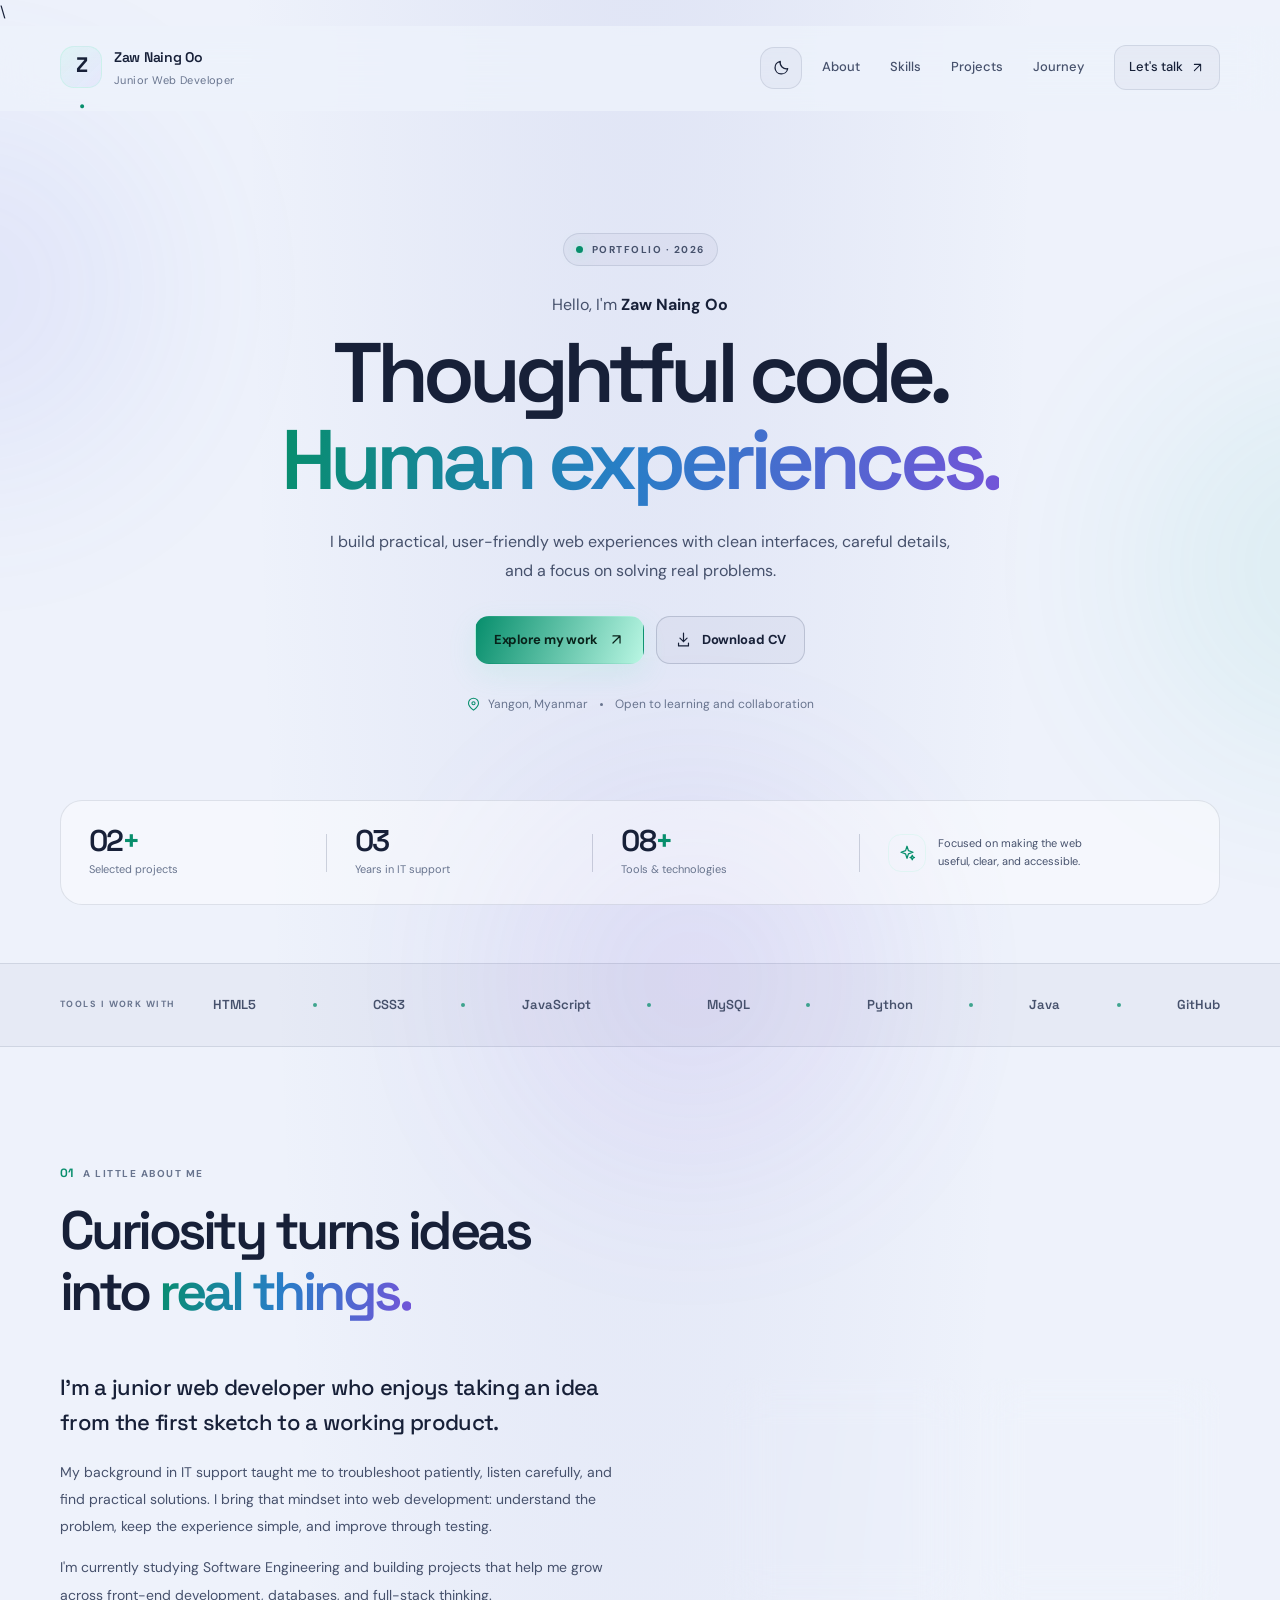
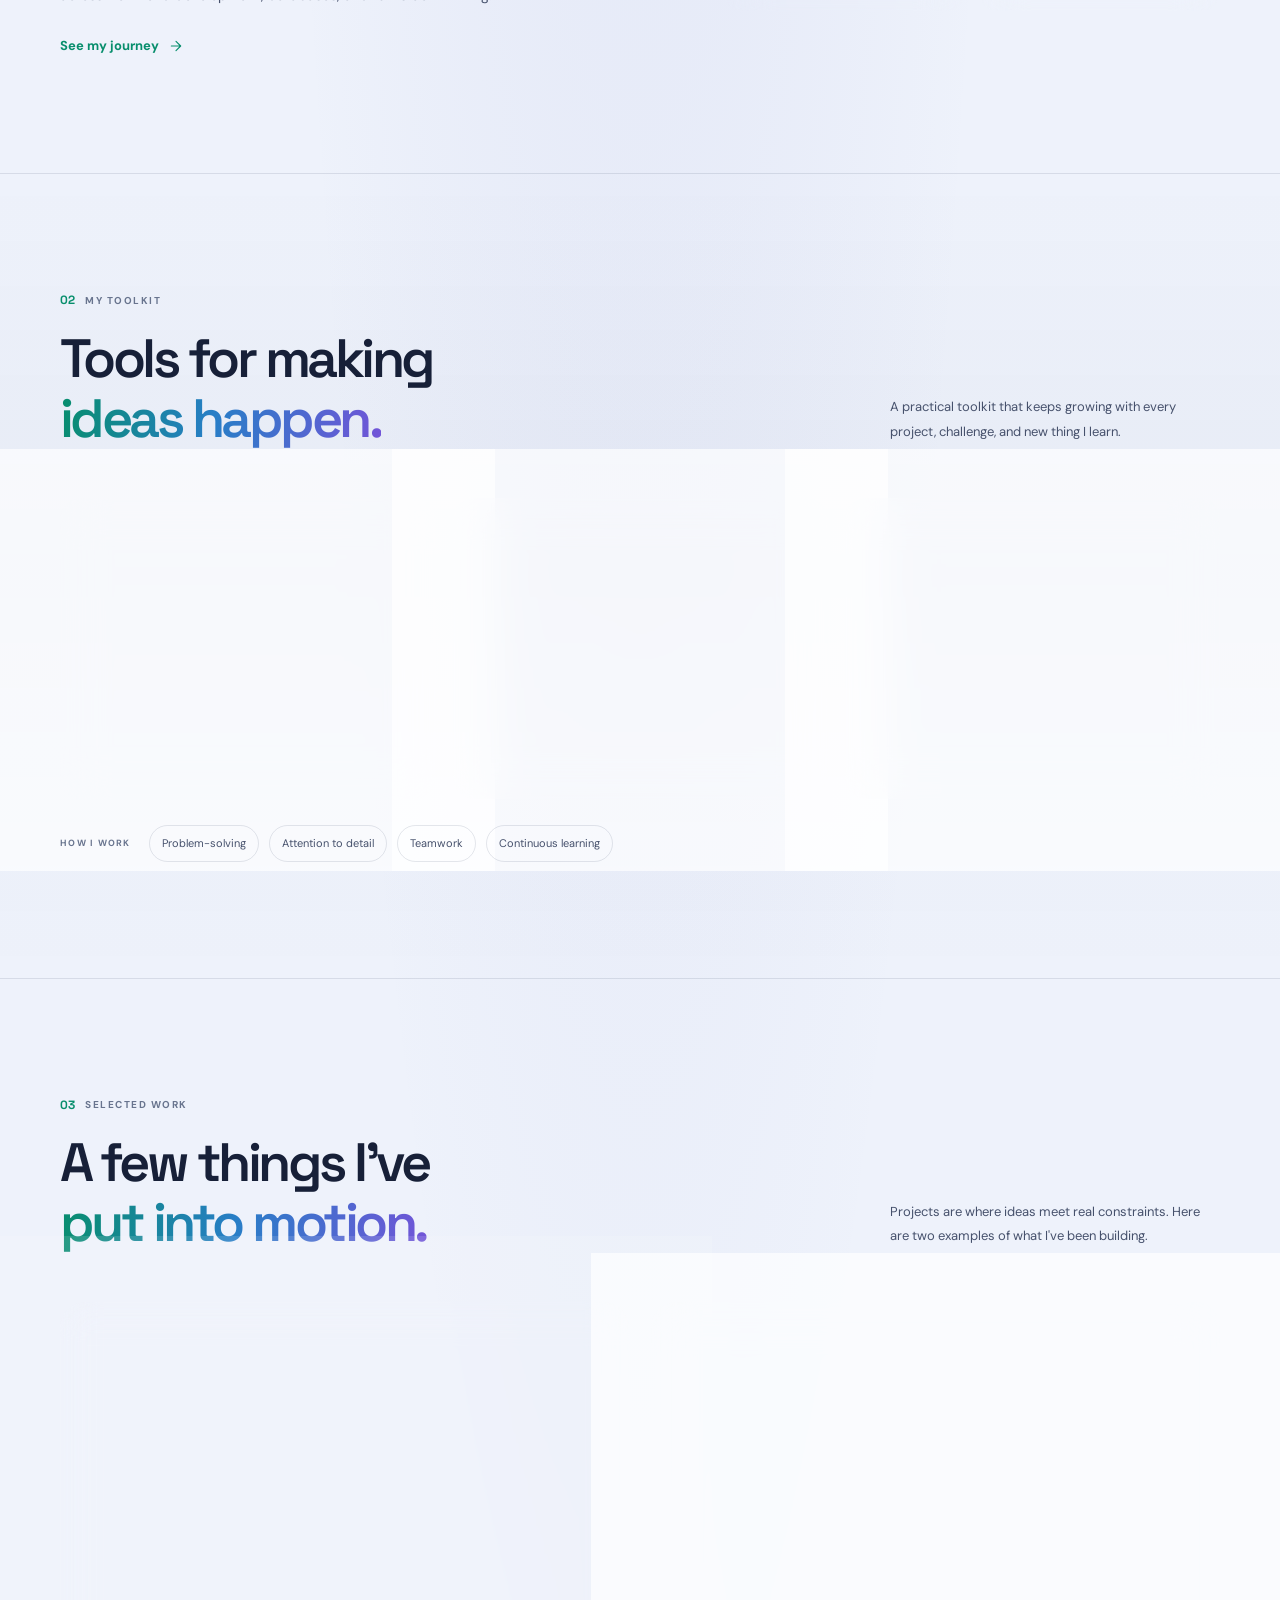
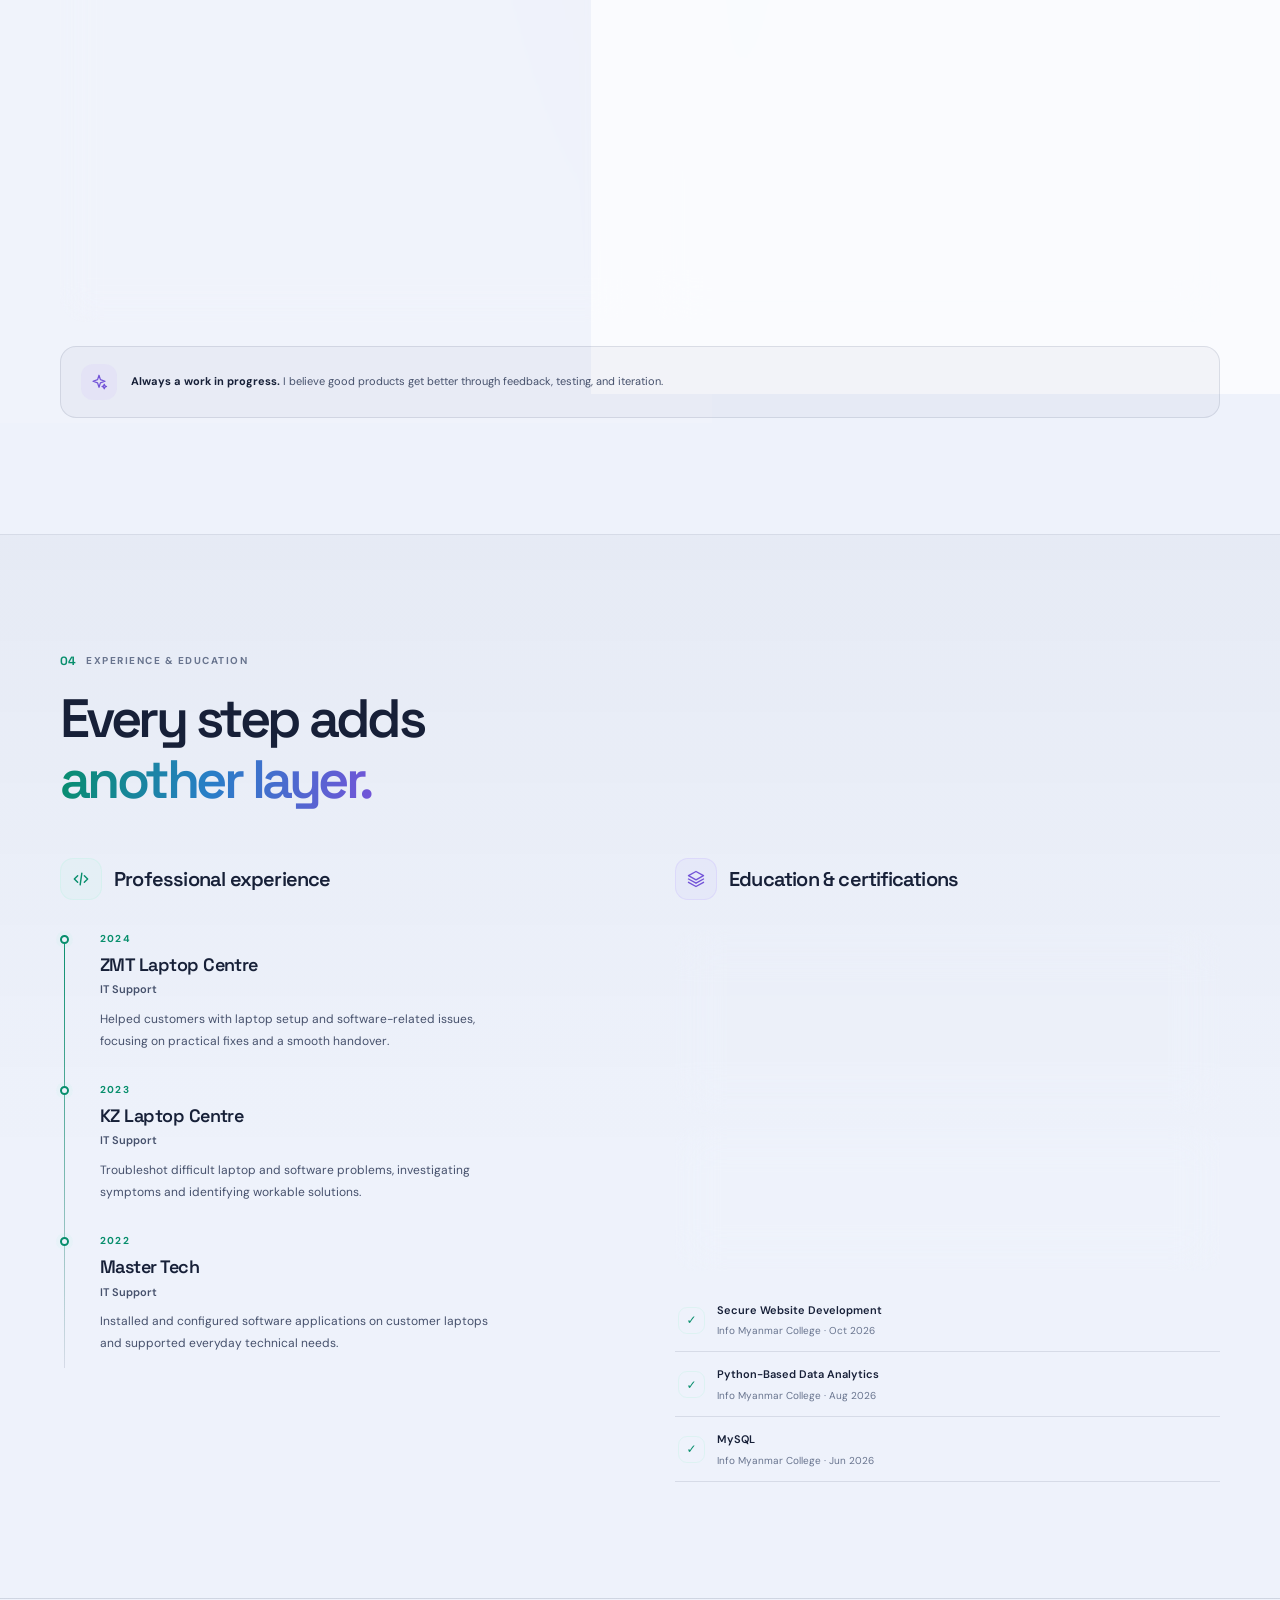
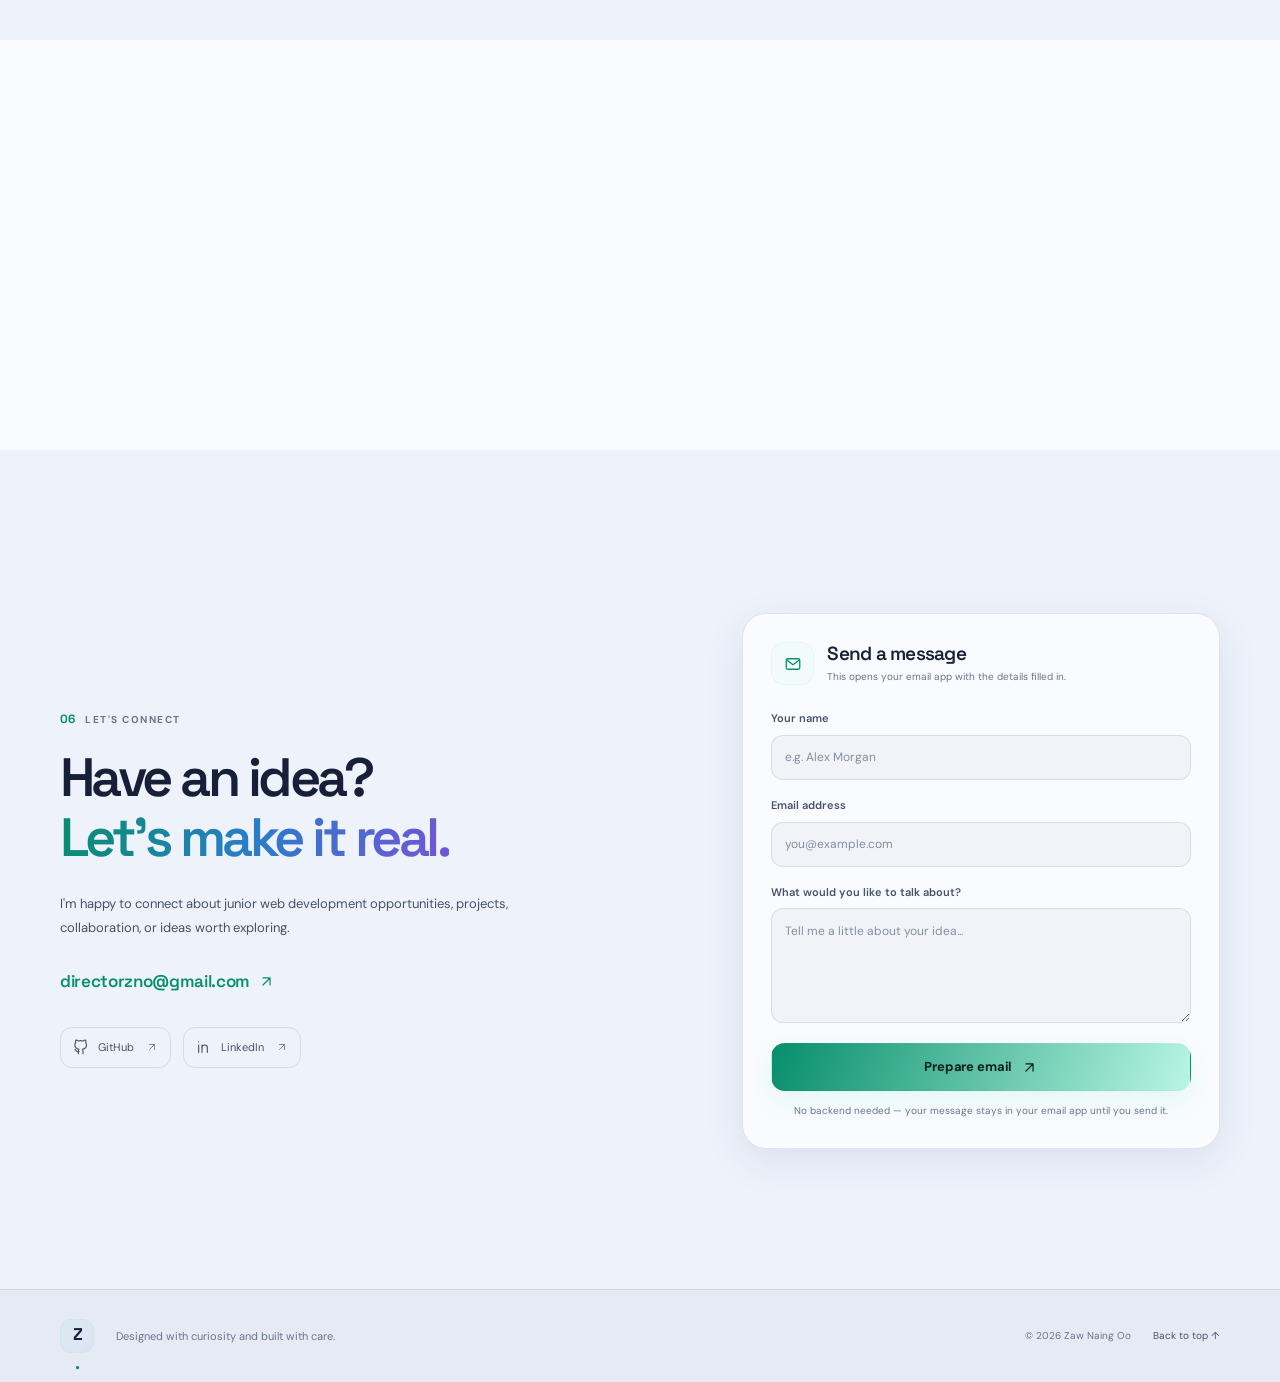
<file: index.html>
\
<!doctype html>
<html lang="en" data-theme="dark">
<head>
  <meta charset="utf-8">
  <meta name="viewport" content="width=device-width, initial-scale=1">
  <meta name="theme-color" content="#090d1a">
  <meta name="description" content="Zaw Naing Oo — junior web developer building practical, user-friendly web experiences.">
  <meta property="og:title" content="Zaw Naing Oo | Junior Web Developer">
  <meta property="og:description" content="Thoughtful code. Human experiences. Explore selected projects, skills, and experience.">
  <meta property="og:type" content="website">
  <title>Zaw Naing Oo — Junior Web Developer</title>
  <link rel="preconnect" href="https://fonts.googleapis.com">
  <link rel="preconnect" href="https://fonts.gstatic.com" crossorigin>
  <link href="https://fonts.googleapis.com/css2?family=DM+Sans:wght@400;500;600;700&family=Space+Grotesk:wght@400;500;600;700&display=swap" rel="stylesheet">
  <link rel="icon" href="assets/favicon.svg" type="image/svg+xml">
  <link rel="stylesheet" href="css/styles.css">
  <link rel="stylesheet" href="css/extended-ui.css">
  <script>document.documentElement.classList.add('js');</script>
</head>
<body>
  <a class="skip-link" href="#main">Skip to content</a>

  <svg class="icon-library" xmlns="http://www.w3.org/2000/svg" aria-hidden="true">
    <symbol id="i-arrow-up-right" viewBox="0 0 24 24"><path d="M7 17 17 7M7 7h10v10"/></symbol>
    <symbol id="i-arrow-right" viewBox="0 0 24 24"><path d="M5 12h14M12 5l7 7-7 7"/></symbol>
    <symbol id="i-download" viewBox="0 0 24 24"><path d="M12 3v12m-5-5 5 5 5-5M5 17v4h14v-4"/></symbol>
    <symbol id="i-mail" viewBox="0 0 24 24"><rect x="3" y="5" width="18" height="14" rx="2"/><path d="m4 7 8 6 8-6"/></symbol>
    <symbol id="i-github" viewBox="0 0 24 24"><path d="M9 19c-4.3 1.4-4.3-2.5-6-3m12 6v-3.9a3.4 3.4 0 0 0-.9-2.7c3-.3 6.2-1.5 6.2-6.7a5.2 5.2 0 0 0-1.4-3.6 4.8 4.8 0 0 0-.1-3.6s-1.2-.4-3.8 1.4a13 13 0 0 0-6.9 0C5.5 1.1 4.3 1.5 4.3 1.5a4.8 4.8 0 0 0-.1 3.6 5.2 5.2 0 0 0-1.4 3.6c0 5.2 3.2 6.4 6.2 6.7a3.4 3.4 0 0 0-.9 2.7V22"/></symbol>
    <symbol id="i-linkedin" viewBox="0 0 24 24"><path d="M4 9v11M4 4v.01M9 20v-7a4 4 0 0 1 8 0v7M9 9v11"/></symbol>
    <symbol id="i-sun" viewBox="0 0 24 24"><circle cx="12" cy="12" r="4"/><path d="M12 2v2m0 16v2M4.93 4.93l1.42 1.42m11.3 11.3 1.42 1.42M2 12h2m16 0h2M4.93 19.07l1.42-1.42m11.3-11.3 1.42-1.42"/></symbol>
    <symbol id="i-moon" viewBox="0 0 24 24"><path d="M20.9 13A8.5 8.5 0 0 1 11 3.1 8.5 8.5 0 1 0 20.9 13Z"/></symbol>
    <symbol id="i-menu" viewBox="0 0 24 24"><path d="M4 7h16M4 12h16M4 17h16"/></symbol>
    <symbol id="i-close" viewBox="0 0 24 24"><path d="m6 6 12 12M18 6 6 18"/></symbol>
    <symbol id="i-sparkles" viewBox="0 0 24 24"><path d="m12 3 1.9 5.8L20 11l-6.1 2.2L12 19l-1.9-5.8L4 11l6.1-2.2L12 3ZM19 15l.9 2.1L22 18l-2.1.9L19 21l-.9-2.1L16 18l2.1-.9L19 15Z"/></symbol>
    <symbol id="i-code" viewBox="0 0 24 24"><path d="m8 8-4 4 4 4m8-8 4 4-4 4m-3-11-2 14"/></symbol>
    <symbol id="i-layers" viewBox="0 0 24 24"><path d="m12 3 9 5-9 5-9-5 9-5Zm-9 9 9 5 9-5M3 16l9 5 9-5"/></symbol>
    <symbol id="i-check" viewBox="0 0 24 24"><path d="m5 12 4 4L19 6"/></symbol>
    <symbol id="i-location" viewBox="0 0 24 24"><path d="M20 10c0 5-8 11-8 11S4 15 4 10a8 8 0 1 1 16 0Z"/><circle cx="12" cy="10" r="2.5"/></symbol>
    <symbol id="i-external" viewBox="0 0 24 24"><path d="M14 4h6v6m0-6-9 9"/><path d="M18 13v6a1 1 0 0 1-1 1H5a1 1 0 0 1-1-1V7a1 1 0 0 1 1-1h6"/></symbol>
  </svg>

  <div class="ambient ambient-one" aria-hidden="true"></div>
  <div class="ambient ambient-two" aria-hidden="true"></div>
  <div class="ambient ambient-three" aria-hidden="true"></div>
  <div class="pointer-glow" aria-hidden="true"></div>
  <div class="scroll-progress" id="scrollProgress" aria-hidden="true"></div>

  <header class="site-header" id="top">
    <div class="container header-inner">
      <a class="brand" href="#top" aria-label="Zaw Naing Oo, home">
        <span class="brand-mark">Z<span>.</span></span>
        <span class="brand-copy"><strong>Zaw Naing Oo</strong><small>Junior Web Developer</small></span>
      </a>

      <button class="icon-button theme-toggle" id="themeToggle" type="button" aria-label="Switch to light theme" title="Toggle theme">
        <svg class="icon theme-icon" aria-hidden="true"><use href="#i-sun"></use></svg>
      </button>

      <button class="icon-button menu-toggle" id="menuToggle" type="button" aria-expanded="false" aria-controls="primaryNav" aria-label="Open navigation">
        <svg class="icon menu-icon" aria-hidden="true"><use href="#i-menu"></use></svg>
      </button>

      <nav class="primary-nav" id="primaryNav" aria-label="Main navigation">
        <a href="#about">About</a>
        <a href="#skills">Skills</a>
        <a href="#projects">Projects</a>
        <a href="#journey">Journey</a>
        <a class="nav-contact" href="#contact">Let's talk <svg class="icon" aria-hidden="true"><use href="#i-arrow-up-right"></use></svg></a>
      </nav>
    </div>
  </header>

  <main id="main">
    <section class="hero section-pad" aria-labelledby="hero-title">
      <div class="container hero-grid">
        <div class="hero-copy" data-reveal>
          <div class="eyebrow"><span class="eyebrow-dot"></span> Portfolio · 2026</div>
          <p class="hero-kicker">Hello, I'm <span>Zaw Naing Oo</span></p>
          <h1 id="hero-title">Thoughtful code.<br><span class="gradient-text">Human experiences.</span></h1>
          <p class="hero-description">I build practical, user-friendly web experiences with clean interfaces, careful details, and a focus on solving real problems.</p>
          <div class="hero-actions">
            <a class="button button-primary" href="#projects">Explore my work <svg class="icon" aria-hidden="true"><use href="#i-arrow-up-right"></use></svg></a>
            <a class="button button-secondary" href="assets/ZawNaingOo_CV.docx" download><svg class="icon" aria-hidden="true"><use href="#i-download"></use></svg> Download CV</a>
          </div>
          <div class="hero-meta">
            <span><svg class="icon" aria-hidden="true"><use href="#i-location"></use></svg> Yangon, Myanmar</span>
            <span class="meta-separator"></span>
            <span class="meta-note">Open to learning and collaboration</span>
          </div>
        </div>


      </div>

      <div class="container stats-row" data-reveal data-delay="180">
        <div class="stat-item"><strong>02<span>+</span></strong><span>Selected projects</span></div>
        <div class="stat-divider"></div>
        <div class="stat-item"><strong>03</strong><span>Years in IT support</span></div>
        <div class="stat-divider"></div>
        <div class="stat-item"><strong>08<span>+</span></strong><span>Tools & technologies</span></div>
        <div class="stat-divider"></div>
        <div class="stat-note"><span class="stat-note-icon"><svg class="icon" aria-hidden="true"><use href="#i-sparkles"></use></svg></span><span>Focused on making the web<br>useful, clear, and accessible.</span></div>
      </div>
    </section>

    <section class="tech-strip" aria-label="Technologies">
      <div class="container tech-strip-inner">
        <span class="strip-label">TOOLS I WORK WITH</span>
        <div class="tech-list">
          <span>HTML5</span><i></i><span>CSS3</span><i></i><span>JavaScript</span><i></i><span>MySQL</span><i></i><span>Python</span><i></i><span>Java</span><i></i><span>GitHub</span>
        </div>
      </div>
    </section>

    <section class="section-pad about-section" id="about" aria-labelledby="about-title">
      <div class="container">
        <div class="section-heading" data-reveal>
          <p class="section-label"><span>01</span> A LITTLE ABOUT ME</p>
          <h2 id="about-title">Curiosity turns ideas<br>into <span class="gradient-text">real things.</span></h2>
        </div>
        <div class="about-grid">
          <div class="about-copy" data-reveal>
            <p class="lead-copy">I'm a junior web developer who enjoys taking an idea from the first sketch to a working product.</p>
            <p>My background in IT support taught me to troubleshoot patiently, listen carefully, and find practical solutions. I bring that mindset into web development: understand the problem, keep the experience simple, and improve through testing.</p>
            <p>I'm currently studying Software Engineering and building projects that help me grow across front-end development, databases, and full-stack thinking.</p>
            <a class="text-link" href="#journey">See my journey <svg class="icon" aria-hidden="true"><use href="#i-arrow-right"></use></svg></a>
          </div>
          <div class="about-cards" data-reveal data-delay="100">
            <article class="mini-card glass-panel">
              <span class="mini-card-number">01</span><div class="mini-card-icon"><svg class="icon" aria-hidden="true"><use href="#i-code"></use></svg></div>
              <h3>Build with intent</h3><p>Thoughtful structure, responsive layouts, and details that make interfaces easier to use.</p>
            </article>
            <article class="mini-card glass-panel">
              <span class="mini-card-number">02</span><div class="mini-card-icon"><svg class="icon" aria-hidden="true"><use href="#i-layers"></use></svg></div>
              <h3>Keep improving</h3><p>Test, debug, learn, and refine. Small improvements add up to better experiences.</p>
            </article>
          </div>
        </div>
      </div>
    </section>

    <section class="section-pad skills-section" id="skills" aria-labelledby="skills-title">
      <div class="container">
        <div class="section-heading section-heading-split" data-reveal>
          <div><p class="section-label"><span>02</span> MY TOOLKIT</p><h2 id="skills-title">Tools for making<br><span class="gradient-text">ideas happen.</span></h2></div>
          <p class="heading-aside">A practical toolkit that keeps growing with every project, challenge, and new thing I learn.</p>
        </div>
        <div class="skills-grid">
          <article class="skill-card glass-panel" data-reveal>
            <div class="skill-card-head"><span class="skill-icon"><svg class="icon" aria-hidden="true"><use href="#i-code"></use></svg></span><span class="skill-index">01 / FRONT-END</span></div>
            <h3>Interface development</h3><p>Responsive, accessible interfaces with a focus on clarity and usability.</p>
            <div class="skill-tags"><span>HTML</span><span>CSS</span><span>JavaScript</span><span>Responsive UI</span></div>
          </article>
          <article class="skill-card glass-panel" data-reveal data-delay="70">
            <div class="skill-card-head"><span class="skill-icon skill-icon-purple"><svg class="icon" aria-hidden="true"><use href="#i-layers"></use></svg></span><span class="skill-index">02 / BACK-END</span></div>
            <h3>Logic & data</h3><p>Working with application logic, relational data, and structured problem-solving.</p>
            <div class="skill-tags"><span>Java</span><span>Python</span><span>MySQL</span><span>SQLite</span></div>
          </article>
          <article class="skill-card glass-panel" data-reveal data-delay="140">
            <div class="skill-card-head"><span class="skill-icon skill-icon-blue"><svg class="icon" aria-hidden="true"><use href="#i-sparkles"></use></svg></span><span class="skill-index">03 / WORKFLOW</span></div>
            <h3>Build & improve</h3><p>Using practical tools to organize work, review code, and troubleshoot issues.</p>
            <div class="skill-tags"><span>VS Code</span><span>GitHub</span><span>Debugging</span><span>AI-assisted workflow</span></div>
          </article>
        </div>
        <div class="soft-skills" data-reveal><span class="soft-skills-label">HOW I WORK</span><span>Problem-solving</span><span>Attention to detail</span><span>Teamwork</span><span>Continuous learning</span></div>
      </div>
    </section>

    <section class="section-pad projects-section" id="projects" aria-labelledby="projects-title">
      <div class="container">
        <div class="section-heading section-heading-split" data-reveal>
          <div><p class="section-label"><span>03</span> SELECTED WORK</p><h2 id="projects-title">A few things I've<br><span class="gradient-text">put into motion.</span></h2></div>
          <p class="heading-aside">Projects are where ideas meet real constraints. Here are two examples of what I've been building.</p>
        </div>

        <div class="projects-grid">
          <article class="project-card project-cinema glass-panel glass-variant-0042" data-reveal>
            <div class="project-visual cinema-visual">
              <div class="project-visual-glow"></div>
              <div class="cinema-window">
                <div class="cinema-window-top"><span></span><span></span><span></span><small>MINGALAR CINEMA</small></div>
                <div class="cinema-window-content"><span class="cinema-kicker">YOUR NEXT MOVIE NIGHT</span><strong>Find your<br>next story.</strong><div class="cinema-poster-row"><span class="poster poster-one"></span><span class="poster poster-two"></span><span class="poster poster-three"></span></div><span class="cinema-button">Browse showtimes ↗</span></div>
              </div>
              <span class="visual-tag">01 — WEB APP</span>
            </div>
            <div class="project-content">
              <div class="project-meta"><span class="project-type">Full-stack website</span><span class="project-year">2026</span></div>
              <h3>Mingalar Cinema</h3>
              <p>A cinema booking experience for browsing movies, checking showtimes, exploring locations, and managing tickets.</p>
              <div class="project-stack"><span>HTML</span><span>CSS</span><span>JavaScript</span><span>MySQL</span></div>
              <div class="project-footer"><span class="project-role"><svg class="icon" aria-hidden="true"><use href="#i-check"></use></svg> Front-end & back-end development</span><a class="project-link" href="https://mingalar-cinema.vercel.app/" target="_blank" rel="noopener noreferrer" aria-label="Visit Mingalar Cinema live website"><svg class="icon" aria-hidden="true"><use href="#i-arrow-up-right"></use></svg></a></div>
            </div>
          </article>

          <article class="project-card project-sellwise glass-panel" data-reveal data-delay="120">
            <div class="project-visual sellwise-visual">
              <div class="sellwise-orb orb-a"></div><div class="sellwise-orb orb-b"></div>
              <div class="dashboard-window">
                <div class="dashboard-head"><span class="dashboard-logo">S<span>W</span></span><span class="dashboard-head-title">SellWise SI</span><span class="dashboard-live"><i></i> Prototype</span></div>
                <div class="dashboard-body"><div class="dashboard-greeting"><small>YOUR BUSINESS, SIMPLIFIED</small><strong>Everything in<br>one clear view.</strong></div><div class="dashboard-metrics"><div><small>Orders</small><strong>128</strong><span>↗ organized</span></div><div><small>Inventory</small><strong>94%</strong><span>↗ tracked</span></div></div><div class="dashboard-bars"><i style="height:38%"></i><i style="height:60%"></i><i style="height:48%"></i><i style="height:78%"></i><i style="height:66%"></i><i style="height:92%"></i><i style="height:74%"></i></div></div>
              </div>
              <span class="visual-tag">02 — AI CONCEPT</span>
            </div>
            <div class="project-content">
              <div class="project-meta"><span class="project-type">AI sales admin prototype</span><span class="project-year">2026</span></div>
              <h3>SellWise SI</h3>
              <p>An AI-assisted concept for online sellers, including customer replies, product suggestions, orders, inventory, and profit tracking.</p>
              <div class="project-stack"><span>ChatGPT</span><span>Claude</span><span>Prompt design</span><span>Testing</span></div>
              <div class="project-footer"><span class="project-role"><svg class="icon" aria-hidden="true"><use href="#i-check"></use></svg> Solo project · early prototype</span><a class="project-link" href="https://github.com/zeno-ctrl/SellWise" target="_blank" rel="noopener noreferrer" aria-label="View SellWise SI source code on GitHub"><svg class="icon" aria-hidden="true"><use href="#i-arrow-up-right"></use></svg></a></div>
            </div>
          </article>
        </div>
        <div class="project-note" data-reveal><span class="project-note-icon"><svg class="icon" aria-hidden="true"><use href="#i-sparkles"></use></svg></span><p><strong>Always a work in progress.</strong> I believe good products get better through feedback, testing, and iteration.</p></div>
      </div>
    </section>

    <section class="section-pad journey-section" id="journey" aria-labelledby="journey-title">
      <div class="container">
        <div class="section-heading" data-reveal>
          <p class="section-label"><span>04</span> EXPERIENCE & EDUCATION</p>
          <h2 id="journey-title">Every step adds<br><span class="gradient-text">another layer.</span></h2>
        </div>
        <div class="journey-grid">
          <div class="journey-column" data-reveal>
            <div class="journey-column-heading"><span class="journey-heading-icon"><svg class="icon" aria-hidden="true"><use href="#i-code"></use></svg></span><h3>Professional experience</h3></div>
            <div class="timeline">
              <article class="timeline-item"><span class="timeline-dot"></span><div class="timeline-date">2024</div><h4>ZMT Laptop Centre</h4><p class="timeline-role">IT Support</p><p>Helped customers with laptop setup and software-related issues, focusing on practical fixes and a smooth handover.</p></article>
              <article class="timeline-item"><span class="timeline-dot"></span><div class="timeline-date">2023</div><h4>KZ Laptop Centre</h4><p class="timeline-role">IT Support</p><p>Troubleshot difficult laptop and software problems, investigating symptoms and identifying workable solutions.</p></article>
              <article class="timeline-item"><span class="timeline-dot"></span><div class="timeline-date">2022</div><h4>Master Tech</h4><p class="timeline-role">IT Support</p><p>Installed and configured software applications on customer laptops and supported everyday technical needs.</p></article>
            </div>
          </div>
          <div class="journey-column education-column" data-reveal data-delay="100">
            <div class="journey-column-heading"><span class="journey-heading-icon journey-heading-purple"><svg class="icon" aria-hidden="true"><use href="#i-layers"></use></svg></span><h3>Education & certifications</h3></div>
            <div class="education-card glass-panel">
              <span class="education-date">MAR 2026 — JAN 2028 (EXPECTED)</span><h4>Pearson BTEC HND in Software Engineering</h4><p class="education-place">Info Myanmar University · Yangon, Myanmar</p><p>Relevant study: web development, programming, database design, and software development.</p><div class="education-status"><span></span> In progress</div>
            </div>
            <div class="education-card glass-panel">
              <span class="education-date">COMPLETED · MAR 2026</span><h4>Pearson BTEC Level 3 Subsidiary Diploma</h4><p class="education-place">Information Technology</p><p>A foundation in IT concepts and technical problem-solving.</p>
            </div>
            <div class="certification-list">
              <div class="certification-item"><span class="certification-mark">✓</span><div><strong>Secure Website Development</strong><small>Info Myanmar College · Oct 2026</small></div></div>
              <div class="certification-item"><span class="certification-mark">✓</span><div><strong>Python-Based Data Analytics</strong><small>Info Myanmar College · Aug 2026</small></div></div>
              <div class="certification-item"><span class="certification-mark">✓</span><div><strong>MySQL</strong><small>Info Myanmar College · Jun 2026</small></div></div>
            </div>
          </div>
        </div>
      </div>
    </section>

    <section class="section-pad languages-section" aria-labelledby="languages-title">
      <div class="container language-panel glass-panel" data-reveal>
        <div><p class="section-label"><span>05</span> BEYOND CODE</p><h2 id="languages-title">Good work starts<br>with <span class="gradient-text">understanding.</span></h2><p class="language-intro">I value clear communication, curiosity, and working well with people from different backgrounds.</p></div>
        <div class="language-list">
          <div class="language-row"><span class="language-name">Burmese</span><span class="language-level">Native</span><div class="language-track"><span style="width:100%"></span></div></div>
          <div class="language-row"><span class="language-name">English</span><span class="language-level">Upper-intermediate</span><div class="language-track"><span style="width:72%"></span></div></div>
          <div class="language-row"><span class="language-name">Hindi</span><span class="language-level">Intermediate</span><div class="language-track"><span style="width:60%"></span></div></div>
        </div>
      </div>
    </section>

    <section class="section-pad contact-section" id="contact" aria-labelledby="contact-title">
      <div class="container contact-grid">
        <div class="contact-copy" data-reveal>
          <p class="section-label"><span>06</span> LET'S CONNECT</p>
          <h2 id="contact-title">Have an idea?<br><span class="gradient-text">Let's make it real.</span></h2>
          <p class="contact-intro">I'm happy to connect about junior web development opportunities, projects, collaboration, or ideas worth exploring.</p>
          <a class="contact-email" href="mailto:directorzno@gmail.com">directorzno@gmail.com <svg class="icon" aria-hidden="true"><use href="#i-arrow-up-right"></use></svg></a>
          <div class="contact-socials">
            <a href="https://github.com/zeno-ctrl" target="_blank" rel="noopener noreferrer"><svg class="icon" aria-hidden="true"><use href="#i-github"></use></svg><span>GitHub</span><svg class="icon social-arrow" aria-hidden="true"><use href="#i-arrow-up-right"></use></svg></a>
            <a href="https://linkedin.com/in/zaw-naing-oo-5589b3438/" target="_blank" rel="noopener noreferrer"><svg class="icon" aria-hidden="true"><use href="#i-linkedin"></use></svg><span>LinkedIn</span><svg class="icon social-arrow" aria-hidden="true"><use href="#i-arrow-up-right"></use></svg></a>
          </div>
        </div>
        <form class="contact-form glass-panel" id="contactForm" data-reveal data-delay="120">
          <div class="form-heading"><span class="form-heading-icon"><svg class="icon" aria-hidden="true"><use href="#i-mail"></use></svg></span><div><h3>Send a message</h3><p>This opens your email app with the details filled in.</p></div></div>
          <label for="contactName">Your name</label><input id="contactName" name="name" type="text" placeholder="e.g. Alex Morgan" autocomplete="name" required>
          <label for="contactEmail">Email address</label><input id="contactEmail" name="email" type="email" placeholder="you@example.com" autocomplete="email" required>
          <label for="contactMessage">What would you like to talk about?</label><textarea id="contactMessage" name="message" rows="4" placeholder="Tell me a little about your idea..." required></textarea>
          <button class="button button-primary form-submit" type="submit">Prepare email <svg class="icon" aria-hidden="true"><use href="#i-arrow-up-right"></use></svg></button>
          <p class="form-note" id="formNote" aria-live="polite">No backend needed — your message stays in your email app until you send it.</p>
        </form>
      </div>
    </section>
  </main>

  <footer class="site-footer">
    <div class="container footer-inner"><a class="footer-brand" href="#top">Z<span>.</span></a><p>Designed with curiosity and built with care.</p><span class="footer-copy">© <span id="currentYear">2026</span> Zaw Naing Oo</span><a class="back-to-top" href="#top">Back to top ↑</a></div>
  </footer>

  <noscript><div class="noscript-note">This portfolio works without JavaScript, but a few interactive touches will be unavailable.</div></noscript>
  <script src="js/script.js" defer></script>
</body>
</html>
</file>
<file: css/styles.css>
/* ==========================================================================
   ZNO PORTFOLIO — Glassmorphism design system
   Hand-written core styles. The optional extended UI catalogue is separate.
   ========================================================================== */

:root {
  color-scheme: dark;
  --bg: #090d1a;
  --bg-elevated: #0e1425;
  --surface: rgba(20, 28, 49, 0.66);
  --surface-strong: rgba(23, 32, 55, 0.88);
  --surface-soft: rgba(255, 255, 255, 0.035);
  --text: #f4f6ff;
  --text-soft: #c0c8dc;
  --muted: #8994ad;
  --line: rgba(207, 219, 255, 0.12);
  --line-strong: rgba(207, 219, 255, 0.2);
  --accent: #9bf2d2;
  --accent-strong: #62e2ba;
  --purple: #b5a1ff;
  --blue: #88c7ff;
  --pink: #f3a8df;
  --shadow: 0 24px 80px rgba(0, 0, 0, 0.25);
  --shadow-soft: 0 12px 40px rgba(0, 0, 0, 0.16);
  --radius-sm: 12px;
  --radius-md: 20px;
  --radius-lg: 28px;
  --radius-xl: 36px;
  --container: 1160px;
  --header-height: 84px;
  --ease: cubic-bezier(.2, .75, .25, 1);
}

html[data-theme="light"] {
  color-scheme: light;
  --bg: #eef2fb;
  --bg-elevated: #f8faff;
  --surface: rgba(255, 255, 255, 0.68);
  --surface-strong: rgba(255, 255, 255, 0.9);
  --surface-soft: rgba(28, 45, 79, 0.035);
  --text: #172038;
  --text-soft: #46516c;
  --muted: #68748e;
  --line: rgba(42, 58, 92, 0.12);
  --line-strong: rgba(42, 58, 92, 0.2);
  --accent: #078e6c;
  --accent-strong: #087d61;
  --purple: #7354d8;
  --blue: #287ec7;
  --pink: #bd4b9b;
  --shadow: 0 24px 80px rgba(35, 49, 84, 0.12);
  --shadow-soft: 0 12px 40px rgba(35, 49, 84, 0.09);
}

* { box-sizing: border-box; }
html { scroll-behavior: smooth; scroll-padding-top: calc(var(--header-height) + 20px); }
body {
  position: relative;
  min-width: 320px;
  margin: 0;
  overflow-x: hidden;
  background:
    radial-gradient(ellipse at 50% -15%, rgba(88, 100, 190, 0.11), transparent 45%),
    var(--bg);
  color: var(--text);
  font-family: "DM Sans", ui-sans-serif, system-ui, -apple-system, BlinkMacSystemFont, "Segoe UI", sans-serif;
  font-size: 15px;
  line-height: 1.7;
  transition: background-color .35s ease, color .35s ease;
}
body::before {
  position: fixed;
  z-index: -1;
  inset: 0;
  background-image: radial-gradient(rgba(178, 194, 255, 0.16) .7px, transparent .7px);
  background-size: 24px 24px;
  content: "";
  opacity: .16;
  pointer-events: none;
}
::selection { background: rgba(155, 242, 210, .3); color: var(--text); }
a { color: inherit; text-decoration: none; }
button, input, textarea { font: inherit; }
button, a, input, textarea { -webkit-tap-highlight-color: transparent; }
button { color: inherit; }
img, svg { display: block; max-width: 100%; }
p, h1, h2, h3, h4 { margin-top: 0; }
p { color: var(--text-soft); }
h1, h2, h3, h4 { font-family: "Space Grotesk", "DM Sans", sans-serif; line-height: 1.12; letter-spacing: -.04em; }
h1, h2 { font-weight: 600; }
h3, h4 { font-weight: 600; }
:focus-visible { outline: 3px solid var(--accent); outline-offset: 4px; }
.icon { width: 18px; height: 18px; fill: none; stroke: currentColor; stroke-width: 1.7; stroke-linecap: round; stroke-linejoin: round; flex: 0 0 auto; }
.icon-library { position: absolute; width: 0; height: 0; overflow: hidden; }
.container { width: min(var(--container), calc(100% - 48px)); margin-inline: auto; }
.section-pad { padding-block: 116px; }
.visually-hidden { position: absolute !important; width: 1px; height: 1px; padding: 0; margin: -1px; overflow: hidden; clip: rect(0, 0, 0, 0); white-space: nowrap; border: 0; }
.skip-link { position: fixed; z-index: 1000; top: 12px; left: 12px; padding: 10px 16px; transform: translateY(-160%); border-radius: 10px; background: var(--accent); color: #06120f; font-weight: 700; }
.skip-link:focus { transform: translateY(0); }
.ambient { position: fixed; z-index: -1; width: 360px; height: 360px; border-radius: 50%; filter: blur(100px); opacity: .14; pointer-events: none; }
.ambient-one { top: 12%; left: -210px; background: #5867e8; }
.ambient-two { top: 43%; right: -230px; background: #2ac9a0; }
.ambient-three { bottom: -260px; left: 40%; background: #9a65e9; opacity: .09; }
.pointer-glow { position: fixed; z-index: -1; top: 0; left: 0; width: 340px; height: 340px; border-radius: 50%; background: radial-gradient(circle, rgba(125, 150, 255, .075), transparent 70%); pointer-events: none; transform: translate(-50%, -50%); opacity: 0; transition: opacity .3s ease; }
.scroll-progress { position: fixed; z-index: 200; top: 0; left: 0; width: 0; height: 3px; background: linear-gradient(90deg, var(--accent), var(--blue), var(--purple)); box-shadow: 0 0 16px rgba(155, 242, 210, .4); }

/* Header and navigation */
.site-header { position: sticky; z-index: 100; top: 0; border-bottom: 1px solid transparent; background: color-mix(in srgb, var(--bg) 78%, transparent); backdrop-filter: blur(20px); -webkit-backdrop-filter: blur(20px); transition: border-color .3s ease, background .3s ease; }
.site-header.is-scrolled { border-color: var(--line); }
.header-inner { display: flex; min-height: var(--header-height); align-items: center; gap: 20px; }
.brand { display: inline-flex; align-items: center; gap: 12px; margin-right: auto; }
.brand-mark, .footer-brand { display: grid; width: 42px; height: 42px; place-items: center; border: 1px solid rgba(155, 242, 210, .3); border-radius: 14px; background: linear-gradient(135deg, rgba(155, 242, 210, .18), rgba(181, 161, 255, .12)); color: var(--text); font-family: "Space Grotesk", sans-serif; font-size: 21px; font-weight: 700; letter-spacing: -.08em; }
.brand-mark span, .footer-brand span { color: var(--accent); }
.brand-copy { display: grid; gap: 1px; }
.brand-copy strong { font-family: "Space Grotesk", sans-serif; font-size: 14px; font-weight: 600; letter-spacing: -.02em; }
.brand-copy small { color: var(--muted); font-size: 11px; letter-spacing: .04em; }
.primary-nav { display: flex; align-items: center; gap: 30px; }
.primary-nav > a { color: var(--text-soft); font-size: 13px; font-weight: 500; transition: color .2s ease; }
.primary-nav > a:hover, .primary-nav > a.is-active { color: var(--text); }
.primary-nav .nav-contact { display: inline-flex; align-items: center; gap: 7px; padding: 10px 14px; border: 1px solid var(--line); border-radius: 12px; color: var(--text); background: var(--surface-soft); }
.nav-contact .icon { width: 15px; height: 15px; }
.icon-button { display: inline-grid; width: 42px; height: 42px; place-items: center; border: 1px solid var(--line); border-radius: 14px; background: var(--surface-soft); cursor: pointer; transition: border-color .2s ease, transform .2s ease, background .2s ease; }
.icon-button:hover { transform: translateY(-2px); border-color: var(--line-strong); background: var(--surface); }
.icon-button .icon { width: 18px; height: 18px; }
.menu-toggle { display: none; }

/* Reusable glass panels and buttons */
.glass-panel { border: 1px solid var(--line); background: var(--surface); box-shadow: var(--shadow-soft); backdrop-filter: blur(22px); -webkit-backdrop-filter: blur(22px); }
.button { display: inline-flex; min-height: 48px; align-items: center; justify-content: center; gap: 10px; padding: 12px 18px; border: 1px solid transparent; border-radius: 14px; font-size: 13px; font-weight: 700; letter-spacing: -.01em; cursor: pointer; transition: transform .25s var(--ease), box-shadow .25s ease, background .25s ease, border-color .25s ease; }
.button:hover { transform: translateY(-3px); }
.button .icon { width: 17px; height: 17px; }
.button-primary { background: linear-gradient(110deg, var(--accent), #b9f6e3); color: #08221a; box-shadow: 0 10px 28px rgba(98, 226, 186, .15); }
.button-primary:hover { box-shadow: 0 14px 34px rgba(98, 226, 186, .23); }
.button-secondary { border-color: var(--line-strong); background: var(--surface-soft); color: var(--text); }
.button-secondary:hover { border-color: rgba(155, 242, 210, .45); background: var(--surface); }
.gradient-text { background: linear-gradient(100deg, var(--accent) 0%, var(--blue) 48%, var(--purple) 100%); -webkit-background-clip: text; background-clip: text; color: transparent; }

/* Hero */
.hero { position: relative; padding-top: 86px; padding-bottom: 58px; }
.hero-grid { display: grid; grid-template-columns: minmax(0, 1fr); align-items: center; gap: 64px; }
.hero-copy { position: relative; z-index: 2; padding-block: 22px; }
.eyebrow { display: inline-flex; align-items: center; gap: 9px; padding: 7px 12px; border: 1px solid var(--line); border-radius: 999px; background: var(--surface-soft); color: var(--text-soft); font-size: 10px; font-weight: 700; letter-spacing: .15em; text-transform: uppercase; }
.eyebrow-dot, .tiny-status { width: 7px; height: 7px; border-radius: 50%; background: var(--accent); box-shadow: 0 0 0 4px rgba(155, 242, 210, .1), 0 0 14px rgba(155, 242, 210, .55); }
.hero-kicker { margin: 25px 0 12px; color: var(--text-soft); font-size: 16px; }
.hero-kicker span { color: var(--text); font-weight: 700; }
.hero h1 { max-width: 690px; margin-bottom: 23px; font-size: clamp(44px, 5.3vw, 72px); line-height: 1.03; letter-spacing: -.07em; }
.hero-description { max-width: 540px; margin-bottom: 30px; color: var(--text-soft); font-size: 16px; line-height: 1.85; }
.hero-actions { display: flex; flex-wrap: wrap; gap: 12px; }
.hero-meta { display: flex; flex-wrap: wrap; align-items: center; gap: 12px; margin-top: 30px; color: var(--muted); font-size: 12px; }
.hero-meta > span:first-child { display: inline-flex; align-items: center; gap: 7px; }
.hero-meta .icon { width: 15px; height: 15px; color: var(--accent); }
.meta-separator { width: 3px; height: 3px; border-radius: 50%; background: var(--muted); }
.hero-visual { position: relative; display: grid; min-height: 520px; place-items: center; }
.orbit { position: absolute; border: 1px solid var(--line); border-radius: 50%; pointer-events: none; }
.orbit-one { width: 440px; height: 440px; transform: rotate(-22deg) scaleY(.72); }
.orbit-two { width: 510px; height: 510px; border-style: dashed; opacity: .45; transform: rotate(22deg) scaleY(.72); }
.hero-photo-card { position: relative; z-index: 2; width: min(100%, 390px); padding: 15px; overflow: hidden; border-radius: 28px; transform: rotate(1.2deg); transition: transform .45s var(--ease), border-color .3s ease; }
.hero-photo-card:hover { transform: rotate(0) translateY(-4px); border-color: var(--line-strong); }
.photo-topline { display: flex; align-items: center; gap: 8px; padding: 2px 4px 13px; color: var(--muted); font-size: 8px; font-weight: 700; letter-spacing: .12em; }
.photo-topline .tiny-status { width: 6px; height: 6px; }
.photo-topline-index { margin-left: auto; color: var(--text-soft); }
.portrait-wrap { position: relative; height: 335px; overflow: hidden; border: 1px solid var(--line); border-radius: 19px; background: linear-gradient(145deg, rgba(115, 135, 214, .18), rgba(155, 242, 210, .1)); }
.portrait-image { width: 100%; height: 100%; object-fit: cover; object-position: center 35%; transition: transform .7s var(--ease), filter .4s ease; }
.hero-photo-card:hover .portrait-image { transform: scale(1.025); }
.portrait-overlay { position: absolute; inset: 0; background: linear-gradient(180deg, transparent 45%, rgba(4, 8, 17, .82) 100%); pointer-events: none; }
.portrait-caption { position: absolute; right: 20px; bottom: 18px; left: 20px; display: grid; gap: 2px; color: #fff; font-family: "Space Grotesk", sans-serif; font-size: 21px; letter-spacing: -.04em; line-height: 1.2; }
.caption-label { margin-bottom: 5px; color: #a9f7de; font-family: "DM Sans", sans-serif; font-size: 9px; font-weight: 700; letter-spacing: .16em; }
.photo-bottomline { display: flex; align-items: center; justify-content: space-between; gap: 12px; padding: 15px 4px 2px; }
.photo-bottomline > div { display: grid; gap: 2px; }
.photo-label { color: var(--muted); font-size: 8px; font-weight: 700; letter-spacing: .12em; }
.photo-bottomline strong { font-size: 11px; font-weight: 600; }
.photo-upload-button { display: inline-flex; align-items: center; gap: 4px; padding: 7px 9px; border: 1px solid var(--line); border-radius: 10px; color: var(--text-soft); font-size: 10px; cursor: pointer; transition: border-color .2s ease, color .2s ease; }
.photo-upload-button:hover { border-color: var(--accent); color: var(--accent); }
.photo-upload-button .icon { width: 12px; height: 12px; }
.floating-chip { position: absolute; z-index: 3; display: flex; align-items: center; gap: 10px; padding: 11px 14px; border: 1px solid var(--line-strong); border-radius: 16px; background: color-mix(in srgb, var(--surface-strong) 88%, transparent); box-shadow: var(--shadow); backdrop-filter: blur(18px); animation: float 6s ease-in-out infinite; }
.floating-chip > span:last-child { display: grid; gap: 1px; }
.floating-chip strong { font-size: 11px; font-weight: 700; }
.floating-chip small { color: var(--muted); font-size: 9px; }
.chip-code { top: 85px; left: -8px; }
.chip-spark { right: -12px; bottom: 76px; animation-delay: -2.5s; }
.chip-icon { display: grid; width: 34px; height: 34px; place-items: center; border-radius: 11px; background: rgba(155, 242, 210, .12); color: var(--accent); }
.chip-icon .icon { width: 17px; height: 17px; }
.spark-symbol { display: grid; width: 34px; height: 34px; place-items: center; border-radius: 11px; background: rgba(181, 161, 255, .14); color: var(--purple); font-size: 21px; }
@keyframes float { 0%, 100% { transform: translateY(0); } 50% { transform: translateY(-9px); } }
.stats-row { display: grid; grid-template-columns: 1fr 1px 1fr 1px 1fr 1px 1.45fr; align-items: center; gap: 28px; margin-top: 64px; padding: 25px 28px; border: 1px solid var(--line); border-radius: 22px; background: var(--surface-soft); }
.stat-item { display: grid; gap: 4px; }
.stat-item strong { font-family: "Space Grotesk", sans-serif; font-size: 30px; font-weight: 600; letter-spacing: -.06em; line-height: 1; }
.stat-item strong span { color: var(--accent); }
.stat-item > span { color: var(--muted); font-size: 11px; }
.stat-divider { width: 1px; height: 38px; background: var(--line-strong); }
.stat-note { display: flex; align-items: center; gap: 12px; color: var(--text-soft); font-size: 11px; line-height: 1.6; }
.stat-note-icon { display: grid; width: 38px; height: 38px; place-items: center; border: 1px solid rgba(155, 242, 210, .2); border-radius: 13px; color: var(--accent); }
.stat-note-icon .icon { width: 18px; height: 18px; }

/* Technology strip */
.tech-strip { border-block: 1px solid var(--line); background: var(--surface-soft); }
.tech-strip-inner { display: flex; min-height: 82px; align-items: center; gap: 38px; }
.strip-label { flex: 0 0 auto; color: var(--muted); font-size: 9px; font-weight: 700; letter-spacing: .16em; }
.tech-list { display: flex; flex: 1; align-items: center; justify-content: space-between; gap: 16px; color: var(--text-soft); font-family: "Space Grotesk", sans-serif; font-size: 13px; font-weight: 600; }
.tech-list i { width: 4px; height: 4px; border-radius: 50%; background: var(--accent); opacity: .75; }

/* Section headings and shared copy */
.section-heading { margin-bottom: 48px; }
.section-label { display: flex; align-items: center; gap: 10px; margin-bottom: 18px; color: var(--muted); font-size: 10px; font-weight: 700; letter-spacing: .15em; }
.section-label span { color: var(--accent); font-family: "Space Grotesk", sans-serif; font-size: 12px; letter-spacing: 0; }
.section-heading h2, .contact-copy h2, .language-panel h2 { margin-bottom: 0; font-size: clamp(36px, 4.3vw, 54px); letter-spacing: -.065em; }
.section-heading-split { display: flex; align-items: end; justify-content: space-between; gap: 50px; }
.heading-aside { max-width: 330px; margin: 0 0 5px; font-size: 13px; line-height: 1.9; }
.text-link { display: inline-flex; align-items: center; gap: 9px; margin-top: 12px; color: var(--accent); font-size: 13px; font-weight: 700; }
.text-link .icon { width: 16px; height: 16px; transition: transform .2s ease; }
.text-link:hover .icon { transform: translateX(4px); }

/* About */
.about-section { position: relative; }
.about-grid { display: grid; grid-template-columns: minmax(0, 1fr) minmax(350px, .88fr); gap: 100px; align-items: start; }
.about-copy { max-width: 580px; }
.about-copy p { font-size: 14px; line-height: 1.95; }
.about-copy .lead-copy { margin-bottom: 20px; color: var(--text); font-family: "Space Grotesk", sans-serif; font-size: 22px; font-weight: 500; line-height: 1.55; letter-spacing: -.03em; }
.about-cards { display: grid; grid-template-columns: 1fr 1fr; gap: 14px; padding-top: 8px; }
.mini-card { position: relative; min-height: 220px; padding: 22px; overflow: hidden; border-radius: 20px; }
.mini-card::after { position: absolute; right: -40px; bottom: -55px; width: 140px; height: 140px; border-radius: 50%; background: rgba(155, 242, 210, .05); content: ""; }
.mini-card-number { color: var(--muted); font-size: 10px; font-weight: 700; letter-spacing: .1em; }
.mini-card-icon { display: grid; width: 43px; height: 43px; place-items: center; margin: 22px 0 18px; border: 1px solid rgba(155, 242, 210, .2); border-radius: 14px; background: rgba(155, 242, 210, .08); color: var(--accent); }
.mini-card-icon .icon { width: 20px; height: 20px; }
.mini-card h3 { margin-bottom: 9px; font-size: 17px; }
.mini-card p { margin-bottom: 0; font-size: 11px; line-height: 1.8; }

/* Skills */
.skills-section { border-block: 1px solid var(--line); background: linear-gradient(180deg, transparent, var(--surface-soft), transparent); }
.skills-grid { display: grid; grid-template-columns: repeat(3, minmax(0, 1fr)); gap: 18px; }
.skill-card { padding: 26px; border-radius: 22px; transition: transform .3s var(--ease), border-color .3s ease, background .3s ease; }
.skill-card:hover { transform: translateY(-6px); border-color: var(--line-strong); background: var(--surface-strong); }
.skill-card-head { display: flex; align-items: center; justify-content: space-between; margin-bottom: 26px; }
.skill-icon { display: grid; width: 44px; height: 44px; place-items: center; border: 1px solid rgba(155, 242, 210, .2); border-radius: 14px; background: rgba(155, 242, 210, .09); color: var(--accent); }
.skill-icon .icon { width: 21px; height: 21px; }
.skill-icon-purple { border-color: rgba(181, 161, 255, .25); background: rgba(181, 161, 255, .1); color: var(--purple); }
.skill-icon-blue { border-color: rgba(136, 199, 255, .25); background: rgba(136, 199, 255, .1); color: var(--blue); }
.skill-index { color: var(--muted); font-size: 9px; font-weight: 700; letter-spacing: .12em; }
.skill-card h3 { margin-bottom: 12px; font-size: 20px; }
.skill-card > p { min-height: 52px; margin-bottom: 22px; font-size: 12px; line-height: 1.8; }
.skill-tags, .project-stack { display: flex; flex-wrap: wrap; gap: 7px; }
.skill-tags span, .project-stack span { padding: 6px 9px; border: 1px solid var(--line); border-radius: 8px; background: var(--surface-soft); color: var(--text-soft); font-size: 10px; }
.soft-skills { display: flex; flex-wrap: wrap; align-items: center; gap: 10px; margin-top: 26px; }
.soft-skills > span:not(.soft-skills-label) { padding: 8px 12px; border: 1px solid var(--line); border-radius: 999px; color: var(--text-soft); font-size: 11px; }
.soft-skills-label { margin-right: 8px; color: var(--muted); font-size: 9px; font-weight: 700; letter-spacing: .14em; }

/* Projects */
.projects-section { position: relative; }
.projects-grid { display: grid; grid-template-columns: repeat(2, minmax(0, 1fr)); gap: 22px; align-items: stretch; }
.project-card { overflow: hidden; border-radius: 26px; transition: transform .35s var(--ease), border-color .3s ease, box-shadow .3s ease; transform-style: preserve-3d; }
.project-card:hover { border-color: var(--line-strong); box-shadow: var(--shadow); }
.project-visual { position: relative; display: grid; min-height: 300px; place-items: center; overflow: hidden; background: #111b31; }
.cinema-visual { background: radial-gradient(ellipse at 20% 25%, rgba(232, 95, 139, .22), transparent 42%), radial-gradient(ellipse at 90% 80%, rgba(82, 101, 215, .25), transparent 50%), #111426; }
.project-visual-glow { position: absolute; width: 240px; height: 240px; border-radius: 50%; background: rgba(250, 117, 160, .18); filter: blur(70px); }
.cinema-window { position: relative; z-index: 1; width: min(76%, 360px); min-height: 225px; overflow: hidden; border: 1px solid rgba(255, 255, 255, .2); border-radius: 13px; background: rgba(18, 22, 42, .82); box-shadow: 0 20px 70px rgba(0, 0, 0, .35); transform: perspective(900px) rotateY(-6deg) rotateX(2deg); }
.cinema-window-top { display: flex; align-items: center; gap: 5px; height: 29px; padding: 0 11px; border-bottom: 1px solid rgba(255, 255, 255, .09); }
.cinema-window-top > span { width: 5px; height: 5px; border-radius: 50%; background: #f18e9d; }
.cinema-window-top > span:nth-child(2) { background: #e6c36d; }
.cinema-window-top > span:nth-child(3) { background: #6dd4ae; }
.cinema-window-top small { margin-left: auto; color: rgba(255, 255, 255, .5); font-size: 6px; letter-spacing: .14em; }
.cinema-window-content { padding: 18px 20px; }
.cinema-kicker { color: #f4a6bd; font-size: 7px; font-weight: 700; letter-spacing: .15em; }
.cinema-window-content > strong { display: block; margin-top: 6px; color: white; font-family: "Space Grotesk", sans-serif; font-size: 27px; line-height: 1.02; letter-spacing: -.05em; }
.cinema-poster-row { display: flex; gap: 7px; margin-top: 12px; }
.poster { width: 38px; height: 44px; border: 1px solid rgba(255, 255, 255, .2); border-radius: 5px; }
.poster-one { background: linear-gradient(145deg, #e8a7a2, #663a66 65%, #17162c); }
.poster-two { background: linear-gradient(145deg, #edc47d, #b25862 58%, #2a243c); }
.poster-three { background: linear-gradient(145deg, #8ed0c1, #4c598f 55%, #17162c); }
.cinema-button { position: absolute; right: 20px; bottom: 27px; padding: 7px 9px; border-radius: 6px; background: #f2a2b8; color: #241729; font-size: 7px; font-weight: 700; }
.visual-tag { position: absolute; right: 18px; bottom: 16px; color: rgba(255, 255, 255, .6); font-size: 8px; font-weight: 700; letter-spacing: .12em; }
.sellwise-visual { background: radial-gradient(ellipse at 15% 10%, rgba(70, 223, 180, .18), transparent 40%), radial-gradient(ellipse at 100% 100%, rgba(130, 103, 240, .24), transparent 50%), #101a29; }
.sellwise-orb { position: absolute; border: 1px solid rgba(255, 255, 255, .08); border-radius: 50%; }
.orb-a { width: 320px; height: 320px; right: -120px; top: -150px; }
.orb-b { width: 230px; height: 230px; left: -110px; bottom: -130px; }
.dashboard-window { position: relative; z-index: 1; width: min(80%, 380px); overflow: hidden; border: 1px solid rgba(255, 255, 255, .16); border-radius: 13px; background: rgba(14, 24, 37, .9); box-shadow: 0 20px 70px rgba(0, 0, 0, .3); transform: perspective(900px) rotateY(5deg) rotateX(2deg); }
.dashboard-head { display: flex; align-items: center; gap: 9px; padding: 12px 13px; border-bottom: 1px solid rgba(255, 255, 255, .08); }
.dashboard-logo { display: grid; width: 23px; height: 23px; place-items: center; border-radius: 7px; background: #7be5c0; color: #102b26; font-size: 9px; font-weight: 800; }
.dashboard-logo span { color: #5268c8; }
.dashboard-head-title { color: #f2f7ff; font-size: 9px; font-weight: 700; }
.dashboard-live { display: inline-flex; align-items: center; gap: 5px; margin-left: auto; color: #a2b4c6; font-size: 7px; }
.dashboard-live i { width: 5px; height: 5px; border-radius: 50%; background: #7be5c0; }
.dashboard-body { padding: 18px; }
.dashboard-greeting small { color: #79dfbc; font-size: 6px; font-weight: 700; letter-spacing: .13em; }
.dashboard-greeting strong { display: block; margin-top: 6px; color: #f4f7ff; font-family: "Space Grotesk", sans-serif; font-size: 21px; line-height: 1.08; letter-spacing: -.04em; }
.dashboard-metrics { display: grid; grid-template-columns: 1fr 1fr; gap: 8px; margin-top: 14px; }
.dashboard-metrics > div { display: grid; gap: 3px; padding: 10px; border: 1px solid rgba(255, 255, 255, .08); border-radius: 8px; background: rgba(255, 255, 255, .035); }
.dashboard-metrics small { color: #9aa9bd; font-size: 7px; }
.dashboard-metrics strong { color: white; font-family: "Space Grotesk", sans-serif; font-size: 18px; }
.dashboard-metrics span { color: #7be5c0; font-size: 6px; }
.dashboard-bars { display: flex; height: 52px; align-items: end; gap: 7px; margin-top: 12px; padding: 0 3px; }
.dashboard-bars i { flex: 1; border-radius: 3px 3px 0 0; background: linear-gradient(180deg, #7be5c0, #5d7bd9); opacity: .78; }
.project-content { padding: 25px 25px 23px; }
.project-meta { display: flex; align-items: center; justify-content: space-between; margin-bottom: 12px; }
.project-type { color: var(--accent); font-size: 10px; font-weight: 700; letter-spacing: .03em; }
.project-year { color: var(--muted); font-size: 10px; }
.project-content h3 { margin-bottom: 12px; font-size: 27px; letter-spacing: -.05em; }
.project-content > p { min-height: 68px; margin-bottom: 18px; font-size: 12px; line-height: 1.85; }
.project-stack { margin-bottom: 22px; }
.project-stack span { font-size: 9px; }
.project-footer { display: flex; align-items: center; justify-content: space-between; gap: 12px; padding-top: 16px; border-top: 1px solid var(--line); }
.project-role { display: inline-flex; align-items: center; gap: 7px; color: var(--muted); font-size: 10px; }
.project-role .icon { width: 14px; height: 14px; color: var(--accent); }
.project-link { display: grid; width: 38px; height: 38px; flex: 0 0 auto; place-items: center; border: 1px solid var(--line-strong); border-radius: 12px; background: var(--surface-soft); transition: color .2s ease, background .2s ease, transform .2s ease; }
.project-link:hover { transform: translateY(-2px); background: var(--accent); color: #09221a; }
.project-note { display: flex; align-items: center; gap: 14px; margin-top: 24px; padding: 17px 20px; border: 1px solid var(--line); border-radius: 16px; background: var(--surface-soft); }
.project-note-icon { display: grid; width: 36px; height: 36px; flex: 0 0 auto; place-items: center; border-radius: 12px; background: rgba(181, 161, 255, .1); color: var(--purple); }
.project-note-icon .icon { width: 18px; height: 18px; }
.project-note p { margin: 0; font-size: 11px; }
.project-note strong { color: var(--text); }

/* Journey */
.journey-section { border-block: 1px solid var(--line); background: linear-gradient(180deg, var(--surface-soft), transparent 60%); }
.journey-grid { display: grid; grid-template-columns: 1fr 1fr; gap: 70px; }
.journey-column-heading { display: flex; align-items: center; gap: 12px; margin-bottom: 30px; }
.journey-heading-icon { display: grid; width: 42px; height: 42px; place-items: center; border: 1px solid rgba(155, 242, 210, .2); border-radius: 13px; background: rgba(155, 242, 210, .08); color: var(--accent); }
.journey-heading-icon .icon { width: 20px; height: 20px; }
.journey-heading-purple { border-color: rgba(181, 161, 255, .22); background: rgba(181, 161, 255, .09); color: var(--purple); }
.journey-column-heading h3 { margin: 0; font-size: 20px; }
.timeline { position: relative; padding-left: 22px; }
.timeline::before { position: absolute; top: 5px; bottom: 16px; left: 4px; width: 1px; background: linear-gradient(var(--accent), var(--line)); content: ""; }
.timeline-item { position: relative; padding: 0 0 29px 18px; }
.timeline-dot { position: absolute; top: 5px; left: -22px; width: 9px; height: 9px; border: 2px solid var(--accent); border-radius: 50%; background: var(--bg); box-shadow: 0 0 0 4px rgba(155, 242, 210, .08); }
.timeline-date { margin-bottom: 8px; color: var(--accent); font-size: 10px; font-weight: 700; letter-spacing: .12em; }
.timeline-item h4 { margin-bottom: 5px; font-size: 18px; letter-spacing: -.03em; }
.timeline-role { margin-bottom: 9px; color: var(--text-soft); font-size: 11px; font-weight: 600; }
.timeline-item p:last-child { max-width: 400px; margin-bottom: 0; font-size: 12px; line-height: 1.85; }
.education-card { margin-bottom: 12px; padding: 20px; border-radius: 18px; }
.education-date { display: block; margin-bottom: 11px; color: var(--purple); font-size: 9px; font-weight: 700; letter-spacing: .09em; }
.education-card h4 { margin-bottom: 7px; font-size: 17px; line-height: 1.35; }
.education-place { margin-bottom: 8px; color: var(--text); font-size: 11px; font-weight: 600; }
.education-card > p:not(.education-place) { margin-bottom: 0; font-size: 11px; line-height: 1.8; }
.education-status { display: inline-flex; align-items: center; gap: 6px; margin-top: 14px; padding: 5px 8px; border-radius: 7px; background: rgba(155, 242, 210, .08); color: var(--accent); font-size: 9px; font-weight: 700; }
.education-status span { width: 5px; height: 5px; border-radius: 50%; background: var(--accent); }
.certification-list { display: grid; gap: 1px; margin-top: 18px; }
.certification-item { display: flex; align-items: center; gap: 12px; padding: 12px 3px; border-bottom: 1px solid var(--line); }
.certification-mark { display: grid; width: 27px; height: 27px; flex: 0 0 auto; place-items: center; border: 1px solid rgba(155, 242, 210, .2); border-radius: 9px; color: var(--accent); font-size: 12px; }
.certification-item > div { display: grid; gap: 3px; }
.certification-item strong { font-size: 11px; font-weight: 600; }
.certification-item small { color: var(--muted); font-size: 10px; }

/* Languages */
.languages-section { padding-top: 90px; }
.language-panel { display: grid; grid-template-columns: 1fr .85fr; gap: 70px; align-items: center; padding: 44px; border-radius: 28px; }
.language-panel .section-label { margin-bottom: 15px; }
.language-panel h2 { font-size: clamp(32px, 3.5vw, 44px); }
.language-intro { max-width: 420px; margin: 19px 0 0; font-size: 12px; line-height: 1.9; }
.language-list { display: grid; gap: 22px; }
.language-row { display: grid; grid-template-columns: 1fr auto; gap: 8px 20px; align-items: center; }
.language-name { font-size: 12px; font-weight: 700; }
.language-level { color: var(--muted); font-size: 10px; }
.language-track { grid-column: 1 / -1; height: 5px; overflow: hidden; border-radius: 999px; background: var(--line); }
.language-track span { display: block; height: 100%; border-radius: inherit; background: linear-gradient(90deg, var(--accent), var(--blue), var(--purple)); }

/* Contact */
.contact-section { padding-top: 120px; padding-bottom: 125px; }
.contact-grid { display: grid; grid-template-columns: 1fr minmax(360px, .82fr); gap: 100px; align-items: center; }
.contact-copy h2 { margin-bottom: 23px; }
.contact-intro { max-width: 450px; font-size: 13px; line-height: 1.9; }
.contact-email { display: inline-flex; align-items: center; gap: 8px; margin-top: 13px; color: var(--accent); font-family: "Space Grotesk", sans-serif; font-size: 17px; font-weight: 600; letter-spacing: -.02em; }
.contact-email .icon { width: 17px; height: 17px; transition: transform .2s ease; }
.contact-email:hover .icon { transform: translate(2px, -2px); }
.contact-socials { display: flex; flex-wrap: wrap; gap: 12px; margin-top: 31px; }
.contact-socials a { display: inline-flex; align-items: center; gap: 9px; padding: 10px 12px; border: 1px solid var(--line); border-radius: 12px; color: var(--text-soft); font-size: 11px; transition: border-color .2s ease, color .2s ease, background .2s ease; }
.contact-socials a:hover { border-color: var(--line-strong); background: var(--surface-soft); color: var(--text); }
.contact-socials .icon { width: 16px; height: 16px; }
.contact-socials .social-arrow { width: 12px; height: 12px; margin-left: 3px; color: var(--muted); }
.contact-form { padding: 28px; border-radius: 24px; }
.form-heading { display: flex; align-items: center; gap: 13px; margin-bottom: 24px; }
.form-heading-icon { display: grid; width: 43px; height: 43px; flex: 0 0 auto; place-items: center; border: 1px solid rgba(155, 242, 210, .2); border-radius: 13px; background: rgba(155, 242, 210, .08); color: var(--accent); }
.form-heading h3 { margin-bottom: 4px; font-size: 19px; }
.form-heading p { margin-bottom: 0; color: var(--muted); font-size: 10px; }
.contact-form label { display: block; margin: 16px 0 7px; color: var(--text-soft); font-size: 11px; font-weight: 600; }
.contact-form input, .contact-form textarea { width: 100%; border: 1px solid var(--line); border-radius: 12px; outline: none; background: var(--surface-soft); color: var(--text); font-size: 12px; transition: border-color .2s ease, box-shadow .2s ease, background .2s ease; }
.contact-form input { min-height: 45px; padding: 0 13px; }
.contact-form textarea { min-height: 115px; padding: 12px 13px; resize: vertical; }
.contact-form input::placeholder, .contact-form textarea::placeholder { color: var(--muted); opacity: .8; }
.contact-form input:focus, .contact-form textarea:focus { border-color: rgba(155, 242, 210, .6); background: var(--surface); box-shadow: 0 0 0 3px rgba(155, 242, 210, .08); }
.form-submit { width: 100%; margin-top: 20px; }
.form-note { margin: 12px 0 0; color: var(--muted); font-size: 10px; line-height: 1.65; text-align: center; }

/* Footer */
.site-footer { border-top: 1px solid var(--line); background: var(--surface-soft); }
.footer-inner { display: flex; min-height: 92px; align-items: center; gap: 22px; }
.footer-brand { width: 34px; height: 34px; border-radius: 11px; font-size: 17px; }
.footer-inner p { margin: 0; color: var(--muted); font-size: 11px; }
.footer-copy { margin-left: auto; color: var(--muted); font-size: 10px; }
.back-to-top { color: var(--text-soft); font-size: 10px; transition: color .2s ease; }
.back-to-top:hover { color: var(--accent); }
.noscript-note { padding: 12px 20px; background: #f3d87c; color: #231f0f; text-align: center; font-size: 12px; }

/* Motion and reveal effects */
.js [data-reveal] { opacity: 0; transform: translateY(22px); transition: opacity .75s var(--ease), transform .75s var(--ease); }
.js [data-reveal].is-visible { opacity: 1; transform: translateY(0); }
.js [data-delay="70"] { transition-delay: 70ms; }
.js [data-delay="100"] { transition-delay: 100ms; }
.js [data-delay="120"] { transition-delay: 120ms; }
.js [data-delay="140"] { transition-delay: 140ms; }
.js [data-delay="180"] { transition-delay: 180ms; }

/* Light theme refinements */
html[data-theme="light"] .hero-photo-card { background: rgba(255, 255, 255, .78); }
html[data-theme="light"] .floating-chip { background: rgba(255, 255, 255, .84); }
html[data-theme="light"] .cinema-window, html[data-theme="light"] .dashboard-window { box-shadow: 0 20px 70px rgba(0, 0, 0, .2); }
html[data-theme="light"] .stats-row { background: rgba(255, 255, 255, .42); }
html[data-theme="light"] .ambient { opacity: .09; }

/* Responsive: laptops and tablets */
@media (max-width: 1100px) {
  :root { --container: 980px; }
  .hero-grid { gap: 34px; grid-template-columns: minmax(0, 1fr); }
  .hero h1 { font-size: clamp(44px, 5.5vw, 64px); }
  .hero-visual { min-height: 490px; }
  .orbit-one { width: 390px; height: 390px; }
  .orbit-two { width: 450px; height: 450px; }
  .stats-row { gap: 20px; }
  .about-grid { gap: 55px; }
  .journey-grid { gap: 42px; }
  .contact-grid { gap: 60px; }
  .language-panel { gap: 48px; }
}
@media (max-width: 860px) {
  :root { --header-height: 74px; }
  .section-pad { padding-block: 88px; }
  .hero { padding-top: 62px; }
  .hero-grid { grid-template-columns: 1fr; gap: 35px; }
  .hero-copy { max-width: 720px; padding-bottom: 0; }
  .hero h1 { max-width: 680px; font-size: clamp(48px, 8vw, 68px); }
  .hero-visual { min-height: 500px; }
  .hero-photo-card { width: min(390px, 78%); }
  .chip-code { left: calc(50% - 255px); }
  .chip-spark { right: calc(50% - 260px); }
  .stats-row { grid-template-columns: repeat(3, 1fr); gap: 24px; }
  .stats-row .stat-divider:nth-of-type(2) { display: none; }
  .stats-row .stat-note { grid-column: 1 / -1; padding-top: 20px; border-top: 1px solid var(--line); }
  .tech-strip-inner { align-items: flex-start; flex-direction: column; justify-content: center; gap: 12px; padding-block: 19px; }
  .tech-list { width: 100%; flex-wrap: wrap; justify-content: flex-start; gap: 13px; }
  .section-heading-split { align-items: flex-start; flex-direction: column; gap: 18px; }
  .heading-aside { max-width: 510px; }
  .about-grid { grid-template-columns: 1fr; gap: 35px; }
  .about-copy { max-width: 700px; }
  .about-cards { max-width: 650px; }
  .skills-grid { grid-template-columns: 1fr 1fr; }
  .skill-card:last-child { grid-column: 1 / -1; }
  .skill-card > p { min-height: 0; }
  .projects-grid { gap: 16px; }
  .project-visual { min-height: 255px; }
  .project-content { padding: 21px; }
  .project-content h3 { font-size: 24px; }
  .journey-grid { grid-template-columns: 1fr; gap: 44px; }
  .journey-column { max-width: 700px; }
  .language-panel { grid-template-columns: 1fr; gap: 35px; padding: 34px; }
  .language-list { max-width: 620px; }
  .contact-grid { grid-template-columns: 1fr; gap: 42px; }
  .contact-copy { max-width: 700px; }
  .contact-form { max-width: 620px; }
}
@media (max-width: 620px) {
  .container { width: min(var(--container), calc(100% - 32px)); }
  .section-pad { padding-block: 72px; }
  .header-inner { gap: 10px; }
  .brand-mark { width: 38px; height: 38px; }
  .brand-copy strong { font-size: 12px; }
  .brand-copy small { font-size: 10px; }
  .theme-toggle { width: 38px; height: 38px; }
  .menu-toggle { display: inline-grid; width: 38px; height: 38px; }
  .primary-nav { position: absolute; top: calc(100% + 8px); right: 16px; left: 16px; display: flex; align-items: stretch; flex-direction: column; gap: 0; padding: 10px; border: 1px solid var(--line-strong); border-radius: 18px; background: var(--surface-strong); box-shadow: var(--shadow); backdrop-filter: blur(24px); opacity: 0; visibility: hidden; transform: translateY(-8px); transition: opacity .2s ease, visibility .2s ease, transform .2s ease; }
  .primary-nav.is-open { opacity: 1; visibility: visible; transform: translateY(0); }
  .primary-nav > a { padding: 12px; border-radius: 10px; }
  .primary-nav > a:hover { background: var(--surface-soft); }
  .primary-nav .nav-contact { justify-content: center; margin-top: 5px; }
  .hero { padding-top: 42px; padding-bottom: 40px; }
  .hero-kicker { margin-top: 21px; font-size: 14px; }
  .hero h1 { font-size: clamp(40px, 12vw, 58px); }
  .hero-description { font-size: 14px; }
  .hero-actions { align-items: stretch; flex-direction: column; }
  .hero-actions .button { width: 100%; }
  .hero-meta { gap: 9px; font-size: 10px; }
  .hero-visual { min-height: 430px; margin-inline: -4px; }
  .hero-photo-card { width: min(345px, 83%); padding: 11px; border-radius: 23px; }
  .portrait-wrap { height: 285px; }
  .portrait-caption { right: 16px; bottom: 15px; left: 16px; font-size: 18px; }
  .photo-bottomline { align-items: flex-start; }
  .photo-bottomline strong { max-width: 160px; font-size: 10px; }
  .photo-upload-button { padding: 7px; font-size: 9px; }
  .floating-chip { gap: 7px; padding: 8px 10px; border-radius: 13px; }
  .floating-chip strong { font-size: 9px; }
  .floating-chip small { font-size: 8px; }
  .chip-icon, .spark-symbol { width: 29px; height: 29px; }
  .chip-code { top: 38px; left: 0; }
  .chip-spark { right: -1px; bottom: 36px; }
  .orbit-one { width: 330px; height: 330px; }
  .orbit-two { width: 380px; height: 380px; }
  .stats-row { gap: 19px 12px; margin-top: 35px; padding: 20px 16px; border-radius: 18px; }
  .stat-item strong { font-size: 26px; }
  .stat-item > span { font-size: 9px; }
  .stat-divider { height: 32px; }
  .stat-note { font-size: 10px; }
  .stat-note-icon { width: 32px; height: 32px; }
  .tech-list { gap: 9px; font-size: 11px; }
  .tech-list i { width: 3px; height: 3px; }
  .section-heading { margin-bottom: 32px; }
  .section-heading h2, .contact-copy h2 { font-size: clamp(34px, 10vw, 46px); }
  .about-copy .lead-copy { font-size: 19px; }
  .about-copy p { font-size: 12px; }
  .about-cards { grid-template-columns: 1fr 1fr; gap: 10px; }
  .mini-card { min-height: 200px; padding: 16px; }
  .mini-card-icon { width: 38px; height: 38px; margin: 18px 0 14px; }
  .mini-card h3 { font-size: 15px; }
  .mini-card p { font-size: 10px; }
  .skills-grid { grid-template-columns: 1fr; }
  .skill-card, .skill-card:last-child { grid-column: auto; padding: 22px; }
  .skill-card-head { margin-bottom: 19px; }
  .soft-skills { gap: 7px; }
  .soft-skills-label { width: 100%; margin-bottom: 3px; }
  .soft-skills > span:not(.soft-skills-label) { padding: 7px 9px; font-size: 10px; }
  .projects-grid { grid-template-columns: 1fr; gap: 20px; }
  .project-visual { min-height: 265px; }
  .project-content { padding: 21px 18px; }
  .project-content > p { min-height: 0; }
  .project-content h3 { font-size: 25px; }
  .project-role { max-width: 220px; font-size: 9px; }
  .project-note { align-items: flex-start; padding: 14px; }
  .project-note p { font-size: 10px; }
  .journey-column-heading h3 { font-size: 18px; }
  .education-card { padding: 17px; }
  .language-panel { padding: 25px 19px; border-radius: 22px; }
  .language-panel h2 { font-size: 34px; }
  .contact-section { padding-top: 80px; padding-bottom: 85px; }
  .contact-email { font-size: 15px; }
  .contact-form { padding: 21px 17px; border-radius: 20px; }
  .form-heading { align-items: flex-start; }
  .footer-inner { flex-wrap: wrap; gap: 12px; padding-block: 20px; }
  .footer-inner p { flex: 1; font-size: 10px; }
  .footer-copy { width: calc(50% - 8px); margin-left: 0; }
  .back-to-top { width: calc(50% - 8px); text-align: right; }
}
@media (max-width: 380px) {
  .container { width: calc(100% - 26px); }
  .brand-copy small { display: none; }
  .hero h1 { font-size: 38px; }
  .hero-visual { min-height: 390px; }
  .portrait-wrap { height: 260px; }
  .chip-code { left: -2px; }
  .chip-spark { right: -2px; }
  .stats-row { grid-template-columns: 1fr 1fr; }
  .stats-row .stat-divider { display: none; }
  .stats-row .stat-note { grid-column: 1 / -1; }
  .about-cards { grid-template-columns: 1fr; }
  .mini-card { min-height: 0; }
  .mini-card-icon { margin-top: 14px; }
  .project-footer { align-items: flex-start; }
  .project-role { max-width: 185px; }
}

/* Accessibility: honour the operating system's reduced-motion preference. */
@media (prefers-reduced-motion: reduce) {
  *, *::before, *::after { scroll-behavior: auto !important; animation-duration: .01ms !important; animation-iteration-count: 1 !important; transition-duration: .01ms !important; }
  .js [data-reveal] { opacity: 1; transform: none; }
  .pointer-glow { display: none; }
}

/* A focused hero with room for the introduction at every screen size. */
.hero-copy { width: 100%; max-width: 960px; margin-inline: auto; text-align: center; }
.hero h1 { max-width: 960px; margin-inline: auto; text-wrap: balance; }
.hero-description { max-width: 640px; margin-inline: auto; }
.hero-actions, .hero-meta { justify-content: center; }
@media (min-width: 861px) {
  .hero { padding-top: 100px; }
  .hero h1 { font-size: clamp(56px, 6.6vw, 88px); }
}
</file>
<file: css/extended-ui.css>
/* Optional extended glass UI catalogue — reusable variants for future sections. */
/* Reusable glass surface variant 0001. */
.glass-variant-0001 {
  --glass-alpha: 0.105;
  --glass-blur: 13px;
  background: rgba(255, 255, 255, var(--glass-alpha));
  backdrop-filter: blur(var(--glass-blur));
  border: 1px solid rgba(220, 230, 255, 0.100);
  box-shadow: 0 18px 55px rgba(0, 0, 0, 0.18);
  border-radius: 25px;
}
/* Reusable glass surface variant 0002. */
.glass-variant-0002 {
  --glass-alpha: 0.175;
  --glass-blur: 18px;
  background: rgba(255, 255, 255, var(--glass-alpha));
  backdrop-filter: blur(var(--glass-blur));
  border: 1px solid rgba(220, 230, 255, 0.130);
  box-shadow: 0 18px 55px rgba(0, 0, 0, 0.18);
  border-radius: 36px;
}
/* Reusable glass surface variant 0003. */
.glass-variant-0003 {
  --glass-alpha: 0.095;
  --glass-blur: 23px;
  background: rgba(255, 255, 255, var(--glass-alpha));
  backdrop-filter: blur(var(--glass-blur));
  border: 1px solid rgba(220, 230, 255, 0.160);
  box-shadow: 0 18px 55px rgba(0, 0, 0, 0.18);
  border-radius: 22px;
}
/* Reusable glass surface variant 0004. */
.glass-variant-0004 {
  --glass-alpha: 0.165;
  --glass-blur: 28px;
  background: rgba(255, 255, 255, var(--glass-alpha));
  backdrop-filter: blur(var(--glass-blur));
  border: 1px solid rgba(220, 230, 255, 0.070);
  box-shadow: 0 18px 55px rgba(0, 0, 0, 0.18);
  border-radius: 33px;
}
/* Reusable glass surface variant 0005. */
.glass-variant-0005 {
  --glass-alpha: 0.085;
  --glass-blur: 8px;
  background: rgba(255, 255, 255, var(--glass-alpha));
  backdrop-filter: blur(var(--glass-blur));
  border: 1px solid rgba(220, 230, 255, 0.100);
  box-shadow: 0 18px 55px rgba(0, 0, 0, 0.18);
  border-radius: 19px;
}
/* Reusable glass surface variant 0006. */
.glass-variant-0006 {
  --glass-alpha: 0.155;
  --glass-blur: 13px;
  background: rgba(255, 255, 255, var(--glass-alpha));
  backdrop-filter: blur(var(--glass-blur));
  border: 1px solid rgba(220, 230, 255, 0.130);
  box-shadow: 0 18px 55px rgba(0, 0, 0, 0.18);
  border-radius: 30px;
}
/* Reusable glass surface variant 0007. */
.glass-variant-0007 {
  --glass-alpha: 0.075;
  --glass-blur: 18px;
  background: rgba(255, 255, 255, var(--glass-alpha));
  backdrop-filter: blur(var(--glass-blur));
  border: 1px solid rgba(220, 230, 255, 0.160);
  box-shadow: 0 18px 55px rgba(0, 0, 0, 0.18);
  border-radius: 16px;
}
/* Reusable glass surface variant 0008. */
.glass-variant-0008 {
  --glass-alpha: 0.145;
  --glass-blur: 23px;
  background: rgba(255, 255, 255, var(--glass-alpha));
  backdrop-filter: blur(var(--glass-blur));
  border: 1px solid rgba(220, 230, 255, 0.070);
  box-shadow: 0 18px 55px rgba(0, 0, 0, 0.18);
  border-radius: 27px;
}
/* Reusable glass surface variant 0009. */
.glass-variant-0009 {
  --glass-alpha: 0.065;
  --glass-blur: 28px;
  background: rgba(255, 255, 255, var(--glass-alpha));
  backdrop-filter: blur(var(--glass-blur));
  border: 1px solid rgba(220, 230, 255, 0.100);
  box-shadow: 0 18px 55px rgba(0, 0, 0, 0.18);
  border-radius: 38px;
}
/* Reusable glass surface variant 0010. */
.glass-variant-0010 {
  --glass-alpha: 0.135;
  --glass-blur: 8px;
  background: rgba(255, 255, 255, var(--glass-alpha));
  backdrop-filter: blur(var(--glass-blur));
  border: 1px solid rgba(220, 230, 255, 0.130);
  box-shadow: 0 18px 55px rgba(0, 0, 0, 0.18);
  border-radius: 24px;
}
/* Reusable glass surface variant 0011. */
.glass-variant-0011 {
  --glass-alpha: 0.055;
  --glass-blur: 13px;
  background: rgba(255, 255, 255, var(--glass-alpha));
  backdrop-filter: blur(var(--glass-blur));
  border: 1px solid rgba(220, 230, 255, 0.160);
  box-shadow: 0 18px 55px rgba(0, 0, 0, 0.18);
  border-radius: 35px;
}
/* Reusable glass surface variant 0012. */
.glass-variant-0012 {
  --glass-alpha: 0.125;
  --glass-blur: 18px;
  background: rgba(255, 255, 255, var(--glass-alpha));
  backdrop-filter: blur(var(--glass-blur));
  border: 1px solid rgba(220, 230, 255, 0.070);
  box-shadow: 0 18px 55px rgba(0, 0, 0, 0.18);
  border-radius: 21px;
}
/* Reusable glass surface variant 0013. */
.glass-variant-0013 {
  --glass-alpha: 0.045;
  --glass-blur: 23px;
  background: rgba(255, 255, 255, var(--glass-alpha));
  backdrop-filter: blur(var(--glass-blur));
  border: 1px solid rgba(220, 230, 255, 0.100);
  box-shadow: 0 18px 55px rgba(0, 0, 0, 0.18);
  border-radius: 32px;
}
/* Reusable glass surface variant 0014. */
.glass-variant-0014 {
  --glass-alpha: 0.115;
  --glass-blur: 28px;
  background: rgba(255, 255, 255, var(--glass-alpha));
  backdrop-filter: blur(var(--glass-blur));
  border: 1px solid rgba(220, 230, 255, 0.130);
  box-shadow: 0 18px 55px rgba(0, 0, 0, 0.18);
  border-radius: 18px;
}
/* Reusable glass surface variant 0015. */
.glass-variant-0015 {
  --glass-alpha: 0.035;
  --glass-blur: 8px;
  background: rgba(255, 255, 255, var(--glass-alpha));
  backdrop-filter: blur(var(--glass-blur));
  border: 1px solid rgba(220, 230, 255, 0.160);
  box-shadow: 0 18px 55px rgba(0, 0, 0, 0.18);
  border-radius: 29px;
}
/* Reusable glass surface variant 0016. */
.glass-variant-0016 {
  --glass-alpha: 0.105;
  --glass-blur: 13px;
  background: rgba(255, 255, 255, var(--glass-alpha));
  backdrop-filter: blur(var(--glass-blur));
  border: 1px solid rgba(220, 230, 255, 0.070);
  box-shadow: 0 18px 55px rgba(0, 0, 0, 0.18);
  border-radius: 15px;
}
/* Reusable glass surface variant 0017. */
.glass-variant-0017 {
  --glass-alpha: 0.175;
  --glass-blur: 18px;
  background: rgba(255, 255, 255, var(--glass-alpha));
  backdrop-filter: blur(var(--glass-blur));
  border: 1px solid rgba(220, 230, 255, 0.100);
  box-shadow: 0 18px 55px rgba(0, 0, 0, 0.18);
  border-radius: 26px;
}
/* Reusable glass surface variant 0018. */
.glass-variant-0018 {
  --glass-alpha: 0.095;
  --glass-blur: 23px;
  background: rgba(255, 255, 255, var(--glass-alpha));
  backdrop-filter: blur(var(--glass-blur));
  border: 1px solid rgba(220, 230, 255, 0.130);
  box-shadow: 0 18px 55px rgba(0, 0, 0, 0.18);
  border-radius: 37px;
}
/* Reusable glass surface variant 0019. */
.glass-variant-0019 {
  --glass-alpha: 0.165;
  --glass-blur: 28px;
  background: rgba(255, 255, 255, var(--glass-alpha));
  backdrop-filter: blur(var(--glass-blur));
  border: 1px solid rgba(220, 230, 255, 0.160);
  box-shadow: 0 18px 55px rgba(0, 0, 0, 0.18);
  border-radius: 23px;
}
/* Reusable glass surface variant 0020. */
.glass-variant-0020 {
  --glass-alpha: 0.085;
  --glass-blur: 8px;
  background: rgba(255, 255, 255, var(--glass-alpha));
  backdrop-filter: blur(var(--glass-blur));
  border: 1px solid rgba(220, 230, 255, 0.070);
  box-shadow: 0 18px 55px rgba(0, 0, 0, 0.18);
  border-radius: 34px;
}
/* Reusable glass surface variant 0021. */
.glass-variant-0021 {
  --glass-alpha: 0.155;
  --glass-blur: 13px;
  background: rgba(255, 255, 255, var(--glass-alpha));
  backdrop-filter: blur(var(--glass-blur));
  border: 1px solid rgba(220, 230, 255, 0.100);
  box-shadow: 0 18px 55px rgba(0, 0, 0, 0.18);
  border-radius: 20px;
}
/* Reusable glass surface variant 0022. */
.glass-variant-0022 {
  --glass-alpha: 0.075;
  --glass-blur: 18px;
  background: rgba(255, 255, 255, var(--glass-alpha));
  backdrop-filter: blur(var(--glass-blur));
  border: 1px solid rgba(220, 230, 255, 0.130);
  box-shadow: 0 18px 55px rgba(0, 0, 0, 0.18);
  border-radius: 31px;
}
/* Reusable glass surface variant 0023. */
.glass-variant-0023 {
  --glass-alpha: 0.145;
  --glass-blur: 23px;
  background: rgba(255, 255, 255, var(--glass-alpha));
  backdrop-filter: blur(var(--glass-blur));
  border: 1px solid rgba(220, 230, 255, 0.160);
  box-shadow: 0 18px 55px rgba(0, 0, 0, 0.18);
  border-radius: 17px;
}
/* Reusable glass surface variant 0024. */
.glass-variant-0024 {
  --glass-alpha: 0.065;
  --glass-blur: 28px;
  background: rgba(255, 255, 255, var(--glass-alpha));
  backdrop-filter: blur(var(--glass-blur));
  border: 1px solid rgba(220, 230, 255, 0.070);
  box-shadow: 0 18px 55px rgba(0, 0, 0, 0.18);
  border-radius: 28px;
}
/* Reusable glass surface variant 0025. */
.glass-variant-0025 {
  --glass-alpha: 0.135;
  --glass-blur: 8px;
  background: rgba(255, 255, 255, var(--glass-alpha));
  backdrop-filter: blur(var(--glass-blur));
  border: 1px solid rgba(220, 230, 255, 0.100);
  box-shadow: 0 18px 55px rgba(0, 0, 0, 0.18);
  border-radius: 14px;
}
/* Reusable glass surface variant 0026. */
.glass-variant-0026 {
  --glass-alpha: 0.055;
  --glass-blur: 13px;
  background: rgba(255, 255, 255, var(--glass-alpha));
  backdrop-filter: blur(var(--glass-blur));
  border: 1px solid rgba(220, 230, 255, 0.130);
  box-shadow: 0 18px 55px rgba(0, 0, 0, 0.18);
  border-radius: 25px;
}
/* Reusable glass surface variant 0027. */
.glass-variant-0027 {
  --glass-alpha: 0.125;
  --glass-blur: 18px;
  background: rgba(255, 255, 255, var(--glass-alpha));
  backdrop-filter: blur(var(--glass-blur));
  border: 1px solid rgba(220, 230, 255, 0.160);
  box-shadow: 0 18px 55px rgba(0, 0, 0, 0.18);
  border-radius: 36px;
}
/* Reusable glass surface variant 0028. */
.glass-variant-0028 {
  --glass-alpha: 0.045;
  --glass-blur: 23px;
  background: rgba(255, 255, 255, var(--glass-alpha));
  backdrop-filter: blur(var(--glass-blur));
  border: 1px solid rgba(220, 230, 255, 0.070);
  box-shadow: 0 18px 55px rgba(0, 0, 0, 0.18);
  border-radius: 22px;
}
/* Reusable glass surface variant 0029. */
.glass-variant-0029 {
  --glass-alpha: 0.115;
  --glass-blur: 28px;
  background: rgba(255, 255, 255, var(--glass-alpha));
  backdrop-filter: blur(var(--glass-blur));
  border: 1px solid rgba(220, 230, 255, 0.100);
  box-shadow: 0 18px 55px rgba(0, 0, 0, 0.18);
  border-radius: 33px;
}
/* Reusable glass surface variant 0030. */
.glass-variant-0030 {
  --glass-alpha: 0.035;
  --glass-blur: 8px;
  background: rgba(255, 255, 255, var(--glass-alpha));
  backdrop-filter: blur(var(--glass-blur));
  border: 1px solid rgba(220, 230, 255, 0.130);
  box-shadow: 0 18px 55px rgba(0, 0, 0, 0.18);
  border-radius: 19px;
}
/* Reusable glass surface variant 0031. */
.glass-variant-0031 {
  --glass-alpha: 0.105;
  --glass-blur: 13px;
  background: rgba(255, 255, 255, var(--glass-alpha));
  backdrop-filter: blur(var(--glass-blur));
  border: 1px solid rgba(220, 230, 255, 0.160);
  box-shadow: 0 18px 55px rgba(0, 0, 0, 0.18);
  border-radius: 30px;
}
/* Reusable glass surface variant 0032. */
.glass-variant-0032 {
  --glass-alpha: 0.175;
  --glass-blur: 18px;
  background: rgba(255, 255, 255, var(--glass-alpha));
  backdrop-filter: blur(var(--glass-blur));
  border: 1px solid rgba(220, 230, 255, 0.070);
  box-shadow: 0 18px 55px rgba(0, 0, 0, 0.18);
  border-radius: 16px;
}
/* Reusable glass surface variant 0033. */
.glass-variant-0033 {
  --glass-alpha: 0.095;
  --glass-blur: 23px;
  background: rgba(255, 255, 255, var(--glass-alpha));
  backdrop-filter: blur(var(--glass-blur));
  border: 1px solid rgba(220, 230, 255, 0.100);
  box-shadow: 0 18px 55px rgba(0, 0, 0, 0.18);
  border-radius: 27px;
}
/* Reusable glass surface variant 0034. */
.glass-variant-0034 {
  --glass-alpha: 0.165;
  --glass-blur: 28px;
  background: rgba(255, 255, 255, var(--glass-alpha));
  backdrop-filter: blur(var(--glass-blur));
  border: 1px solid rgba(220, 230, 255, 0.130);
  box-shadow: 0 18px 55px rgba(0, 0, 0, 0.18);
  border-radius: 38px;
}
/* Reusable glass surface variant 0035. */
.glass-variant-0035 {
  --glass-alpha: 0.085;
  --glass-blur: 8px;
  background: rgba(255, 255, 255, var(--glass-alpha));
  backdrop-filter: blur(var(--glass-blur));
  border: 1px solid rgba(220, 230, 255, 0.160);
  box-shadow: 0 18px 55px rgba(0, 0, 0, 0.18);
  border-radius: 24px;
}
/* Reusable glass surface variant 0036. */
.glass-variant-0036 {
  --glass-alpha: 0.155;
  --glass-blur: 13px;
  background: rgba(255, 255, 255, var(--glass-alpha));
  backdrop-filter: blur(var(--glass-blur));
  border: 1px solid rgba(220, 230, 255, 0.070);
  box-shadow: 0 18px 55px rgba(0, 0, 0, 0.18);
  border-radius: 35px;
}
/* Reusable glass surface variant 0037. */
.glass-variant-0037 {
  --glass-alpha: 0.075;
  --glass-blur: 18px;
  background: rgba(255, 255, 255, var(--glass-alpha));
  backdrop-filter: blur(var(--glass-blur));
  border: 1px solid rgba(220, 230, 255, 0.100);
  box-shadow: 0 18px 55px rgba(0, 0, 0, 0.18);
  border-radius: 21px;
}
/* Reusable glass surface variant 0038. */
.glass-variant-0038 {
  --glass-alpha: 0.145;
  --glass-blur: 23px;
  background: rgba(255, 255, 255, var(--glass-alpha));
  backdrop-filter: blur(var(--glass-blur));
  border: 1px solid rgba(220, 230, 255, 0.130);
  box-shadow: 0 18px 55px rgba(0, 0, 0, 0.18);
  border-radius: 32px;
}
/* Reusable glass surface variant 0039. */
.glass-variant-0039 {
  --glass-alpha: 0.065;
  --glass-blur: 28px;
  background: rgba(255, 255, 255, var(--glass-alpha));
  backdrop-filter: blur(var(--glass-blur));
  border: 1px solid rgba(220, 230, 255, 0.160);
  box-shadow: 0 18px 55px rgba(0, 0, 0, 0.18);
  border-radius: 18px;
}
/* Reusable glass surface variant 0040. */
.glass-variant-0040 {
  --glass-alpha: 0.135;
  --glass-blur: 8px;
  background: rgba(255, 255, 255, var(--glass-alpha));
  backdrop-filter: blur(var(--glass-blur));
  border: 1px solid rgba(220, 230, 255, 0.070);
  box-shadow: 0 18px 55px rgba(0, 0, 0, 0.18);
  border-radius: 29px;
}
/* Reusable glass surface variant 0041. */
.glass-variant-0041 {
  --glass-alpha: 0.055;
  --glass-blur: 13px;
  background: rgba(255, 255, 255, var(--glass-alpha));
  backdrop-filter: blur(var(--glass-blur));
  border: 1px solid rgba(220, 230, 255, 0.100);
  box-shadow: 0 18px 55px rgba(0, 0, 0, 0.18);
  border-radius: 15px;
}
/* Reusable glass surface variant 0042. */
.glass-variant-0042 {
  --glass-alpha: 0.125;
  --glass-blur: 18px;
  background: rgba(255, 255, 255, var(--glass-alpha));
  backdrop-filter: blur(var(--glass-blur));
  border: 1px solid rgba(220, 230, 255, 0.130);
  box-shadow: 0 18px 55px rgba(0, 0, 0, 0.18);
  border-radius: 26px;
}
/* Reusable glass surface variant 0043. */
.glass-variant-0043 {
  --glass-alpha: 0.045;
  --glass-blur: 23px;
  background: rgba(255, 255, 255, var(--glass-alpha));
  backdrop-filter: blur(var(--glass-blur));
  border: 1px solid rgba(220, 230, 255, 0.160);
  box-shadow: 0 18px 55px rgba(0, 0, 0, 0.18);
  border-radius: 37px;
}
/* Reusable glass surface variant 0044. */
.glass-variant-0044 {
  --glass-alpha: 0.115;
  --glass-blur: 28px;
  background: rgba(255, 255, 255, var(--glass-alpha));
  backdrop-filter: blur(var(--glass-blur));
  border: 1px solid rgba(220, 230, 255, 0.070);
  box-shadow: 0 18px 55px rgba(0, 0, 0, 0.18);
  border-radius: 23px;
}
/* Reusable glass surface variant 0045. */
.glass-variant-0045 {
  --glass-alpha: 0.035;
  --glass-blur: 8px;
  background: rgba(255, 255, 255, var(--glass-alpha));
  backdrop-filter: blur(var(--glass-blur));
  border: 1px solid rgba(220, 230, 255, 0.100);
  box-shadow: 0 18px 55px rgba(0, 0, 0, 0.18);
  border-radius: 34px;
}
/* Reusable glass surface variant 0046. */
.glass-variant-0046 {
  --glass-alpha: 0.105;
  --glass-blur: 13px;
  background: rgba(255, 255, 255, var(--glass-alpha));
  backdrop-filter: blur(var(--glass-blur));
  border: 1px solid rgba(220, 230, 255, 0.130);
  box-shadow: 0 18px 55px rgba(0, 0, 0, 0.18);
  border-radius: 20px;
}
/* Reusable glass surface variant 0047. */
.glass-variant-0047 {
  --glass-alpha: 0.175;
  --glass-blur: 18px;
  background: rgba(255, 255, 255, var(--glass-alpha));
  backdrop-filter: blur(var(--glass-blur));
  border: 1px solid rgba(220, 230, 255, 0.160);
  box-shadow: 0 18px 55px rgba(0, 0, 0, 0.18);
  border-radius: 31px;
}
/* Reusable glass surface variant 0048. */
.glass-variant-0048 {
  --glass-alpha: 0.095;
  --glass-blur: 23px;
  background: rgba(255, 255, 255, var(--glass-alpha));
  backdrop-filter: blur(var(--glass-blur));
  border: 1px solid rgba(220, 230, 255, 0.070);
  box-shadow: 0 18px 55px rgba(0, 0, 0, 0.18);
  border-radius: 17px;
}
/* Reusable glass surface variant 0049. */
.glass-variant-0049 {
  --glass-alpha: 0.165;
  --glass-blur: 28px;
  background: rgba(255, 255, 255, var(--glass-alpha));
  backdrop-filter: blur(var(--glass-blur));
  border: 1px solid rgba(220, 230, 255, 0.100);
  box-shadow: 0 18px 55px rgba(0, 0, 0, 0.18);
  border-radius: 28px;
}
/* Reusable glass surface variant 0050. */
.glass-variant-0050 {
  --glass-alpha: 0.085;
  --glass-blur: 8px;
  background: rgba(255, 255, 255, var(--glass-alpha));
  backdrop-filter: blur(var(--glass-blur));
  border: 1px solid rgba(220, 230, 255, 0.130);
  box-shadow: 0 18px 55px rgba(0, 0, 0, 0.18);
  border-radius: 14px;
}
/* Reusable glass surface variant 0051. */
.glass-variant-0051 {
  --glass-alpha: 0.155;
  --glass-blur: 13px;
  background: rgba(255, 255, 255, var(--glass-alpha));
  backdrop-filter: blur(var(--glass-blur));
  border: 1px solid rgba(220, 230, 255, 0.160);
  box-shadow: 0 18px 55px rgba(0, 0, 0, 0.18);
  border-radius: 25px;
}
/* Reusable glass surface variant 0052. */
.glass-variant-0052 {
  --glass-alpha: 0.075;
  --glass-blur: 18px;
  background: rgba(255, 255, 255, var(--glass-alpha));
  backdrop-filter: blur(var(--glass-blur));
  border: 1px solid rgba(220, 230, 255, 0.070);
  box-shadow: 0 18px 55px rgba(0, 0, 0, 0.18);
  border-radius: 36px;
}
/* Reusable glass surface variant 0053. */
.glass-variant-0053 {
  --glass-alpha: 0.145;
  --glass-blur: 23px;
  background: rgba(255, 255, 255, var(--glass-alpha));
  backdrop-filter: blur(var(--glass-blur));
  border: 1px solid rgba(220, 230, 255, 0.100);
  box-shadow: 0 18px 55px rgba(0, 0, 0, 0.18);
  border-radius: 22px;
}
/* Reusable glass surface variant 0054. */
.glass-variant-0054 {
  --glass-alpha: 0.065;
  --glass-blur: 28px;
  background: rgba(255, 255, 255, var(--glass-alpha));
  backdrop-filter: blur(var(--glass-blur));
  border: 1px solid rgba(220, 230, 255, 0.130);
  box-shadow: 0 18px 55px rgba(0, 0, 0, 0.18);
  border-radius: 33px;
}
/* Reusable glass surface variant 0055. */
.glass-variant-0055 {
  --glass-alpha: 0.135;
  --glass-blur: 8px;
  background: rgba(255, 255, 255, var(--glass-alpha));
  backdrop-filter: blur(var(--glass-blur));
  border: 1px solid rgba(220, 230, 255, 0.160);
  box-shadow: 0 18px 55px rgba(0, 0, 0, 0.18);
  border-radius: 19px;
}
/* Reusable glass surface variant 0056. */
.glass-variant-0056 {
  --glass-alpha: 0.055;
  --glass-blur: 13px;
  background: rgba(255, 255, 255, var(--glass-alpha));
  backdrop-filter: blur(var(--glass-blur));
  border: 1px solid rgba(220, 230, 255, 0.070);
  box-shadow: 0 18px 55px rgba(0, 0, 0, 0.18);
  border-radius: 30px;
}
/* Reusable glass surface variant 0057. */
.glass-variant-0057 {
  --glass-alpha: 0.125;
  --glass-blur: 18px;
  background: rgba(255, 255, 255, var(--glass-alpha));
  backdrop-filter: blur(var(--glass-blur));
  border: 1px solid rgba(220, 230, 255, 0.100);
  box-shadow: 0 18px 55px rgba(0, 0, 0, 0.18);
  border-radius: 16px;
}
/* Reusable glass surface variant 0058. */
.glass-variant-0058 {
  --glass-alpha: 0.045;
  --glass-blur: 23px;
  background: rgba(255, 255, 255, var(--glass-alpha));
  backdrop-filter: blur(var(--glass-blur));
  border: 1px solid rgba(220, 230, 255, 0.130);
  box-shadow: 0 18px 55px rgba(0, 0, 0, 0.18);
  border-radius: 27px;
}
/* Reusable glass surface variant 0059. */
.glass-variant-0059 {
  --glass-alpha: 0.115;
  --glass-blur: 28px;
  background: rgba(255, 255, 255, var(--glass-alpha));
  backdrop-filter: blur(var(--glass-blur));
  border: 1px solid rgba(220, 230, 255, 0.160);
  box-shadow: 0 18px 55px rgba(0, 0, 0, 0.18);
  border-radius: 38px;
}
/* Reusable glass surface variant 0060. */
.glass-variant-0060 {
  --glass-alpha: 0.035;
  --glass-blur: 8px;
  background: rgba(255, 255, 255, var(--glass-alpha));
  backdrop-filter: blur(var(--glass-blur));
  border: 1px solid rgba(220, 230, 255, 0.070);
  box-shadow: 0 18px 55px rgba(0, 0, 0, 0.18);
  border-radius: 24px;
}
/* Reusable glass surface variant 0061. */
.glass-variant-0061 {
  --glass-alpha: 0.105;
  --glass-blur: 13px;
  background: rgba(255, 255, 255, var(--glass-alpha));
  backdrop-filter: blur(var(--glass-blur));
  border: 1px solid rgba(220, 230, 255, 0.100);
  box-shadow: 0 18px 55px rgba(0, 0, 0, 0.18);
  border-radius: 35px;
}
/* Reusable glass surface variant 0062. */
.glass-variant-0062 {
  --glass-alpha: 0.175;
  --glass-blur: 18px;
  background: rgba(255, 255, 255, var(--glass-alpha));
  backdrop-filter: blur(var(--glass-blur));
  border: 1px solid rgba(220, 230, 255, 0.130);
  box-shadow: 0 18px 55px rgba(0, 0, 0, 0.18);
  border-radius: 21px;
}
/* Reusable glass surface variant 0063. */
.glass-variant-0063 {
  --glass-alpha: 0.095;
  --glass-blur: 23px;
  background: rgba(255, 255, 255, var(--glass-alpha));
  backdrop-filter: blur(var(--glass-blur));
  border: 1px solid rgba(220, 230, 255, 0.160);
  box-shadow: 0 18px 55px rgba(0, 0, 0, 0.18);
  border-radius: 32px;
}
/* Reusable glass surface variant 0064. */
.glass-variant-0064 {
  --glass-alpha: 0.165;
  --glass-blur: 28px;
  background: rgba(255, 255, 255, var(--glass-alpha));
  backdrop-filter: blur(var(--glass-blur));
  border: 1px solid rgba(220, 230, 255, 0.070);
  box-shadow: 0 18px 55px rgba(0, 0, 0, 0.18);
  border-radius: 18px;
}
/* Reusable glass surface variant 0065. */
.glass-variant-0065 {
  --glass-alpha: 0.085;
  --glass-blur: 8px;
  background: rgba(255, 255, 255, var(--glass-alpha));
  backdrop-filter: blur(var(--glass-blur));
  border: 1px solid rgba(220, 230, 255, 0.100);
  box-shadow: 0 18px 55px rgba(0, 0, 0, 0.18);
  border-radius: 29px;
}
/* Reusable glass surface variant 0066. */
.glass-variant-0066 {
  --glass-alpha: 0.155;
  --glass-blur: 13px;
  background: rgba(255, 255, 255, var(--glass-alpha));
  backdrop-filter: blur(var(--glass-blur));
  border: 1px solid rgba(220, 230, 255, 0.130);
  box-shadow: 0 18px 55px rgba(0, 0, 0, 0.18);
  border-radius: 15px;
}
/* Reusable glass surface variant 0067. */
.glass-variant-0067 {
  --glass-alpha: 0.075;
  --glass-blur: 18px;
  background: rgba(255, 255, 255, var(--glass-alpha));
  backdrop-filter: blur(var(--glass-blur));
  border: 1px solid rgba(220, 230, 255, 0.160);
  box-shadow: 0 18px 55px rgba(0, 0, 0, 0.18);
  border-radius: 26px;
}
/* Reusable glass surface variant 0068. */
.glass-variant-0068 {
  --glass-alpha: 0.145;
  --glass-blur: 23px;
  background: rgba(255, 255, 255, var(--glass-alpha));
  backdrop-filter: blur(var(--glass-blur));
  border: 1px solid rgba(220, 230, 255, 0.070);
  box-shadow: 0 18px 55px rgba(0, 0, 0, 0.18);
  border-radius: 37px;
}
/* Reusable glass surface variant 0069. */
.glass-variant-0069 {
  --glass-alpha: 0.065;
  --glass-blur: 28px;
  background: rgba(255, 255, 255, var(--glass-alpha));
  backdrop-filter: blur(var(--glass-blur));
  border: 1px solid rgba(220, 230, 255, 0.100);
  box-shadow: 0 18px 55px rgba(0, 0, 0, 0.18);
  border-radius: 23px;
}
/* Reusable glass surface variant 0070. */
.glass-variant-0070 {
  --glass-alpha: 0.135;
  --glass-blur: 8px;
  background: rgba(255, 255, 255, var(--glass-alpha));
  backdrop-filter: blur(var(--glass-blur));
  border: 1px solid rgba(220, 230, 255, 0.130);
  box-shadow: 0 18px 55px rgba(0, 0, 0, 0.18);
  border-radius: 34px;
}
/* Reusable glass surface variant 0071. */
.glass-variant-0071 {
  --glass-alpha: 0.055;
  --glass-blur: 13px;
  background: rgba(255, 255, 255, var(--glass-alpha));
  backdrop-filter: blur(var(--glass-blur));
  border: 1px solid rgba(220, 230, 255, 0.160);
  box-shadow: 0 18px 55px rgba(0, 0, 0, 0.18);
  border-radius: 20px;
}
/* Reusable glass surface variant 0072. */
.glass-variant-0072 {
  --glass-alpha: 0.125;
  --glass-blur: 18px;
  background: rgba(255, 255, 255, var(--glass-alpha));
  backdrop-filter: blur(var(--glass-blur));
  border: 1px solid rgba(220, 230, 255, 0.070);
  box-shadow: 0 18px 55px rgba(0, 0, 0, 0.18);
  border-radius: 31px;
}
/* Reusable glass surface variant 0073. */
.glass-variant-0073 {
  --glass-alpha: 0.045;
  --glass-blur: 23px;
  background: rgba(255, 255, 255, var(--glass-alpha));
  backdrop-filter: blur(var(--glass-blur));
  border: 1px solid rgba(220, 230, 255, 0.100);
  box-shadow: 0 18px 55px rgba(0, 0, 0, 0.18);
  border-radius: 17px;
}
/* Reusable glass surface variant 0074. */
.glass-variant-0074 {
  --glass-alpha: 0.115;
  --glass-blur: 28px;
  background: rgba(255, 255, 255, var(--glass-alpha));
  backdrop-filter: blur(var(--glass-blur));
  border: 1px solid rgba(220, 230, 255, 0.130);
  box-shadow: 0 18px 55px rgba(0, 0, 0, 0.18);
  border-radius: 28px;
}
/* Reusable glass surface variant 0075. */
.glass-variant-0075 {
  --glass-alpha: 0.035;
  --glass-blur: 8px;
  background: rgba(255, 255, 255, var(--glass-alpha));
  backdrop-filter: blur(var(--glass-blur));
  border: 1px solid rgba(220, 230, 255, 0.160);
  box-shadow: 0 18px 55px rgba(0, 0, 0, 0.18);
  border-radius: 14px;
}
/* Reusable glass surface variant 0076. */
.glass-variant-0076 {
  --glass-alpha: 0.105;
  --glass-blur: 13px;
  background: rgba(255, 255, 255, var(--glass-alpha));
  backdrop-filter: blur(var(--glass-blur));
  border: 1px solid rgba(220, 230, 255, 0.070);
  box-shadow: 0 18px 55px rgba(0, 0, 0, 0.18);
  border-radius: 25px;
}
/* Reusable glass surface variant 0077. */
.glass-variant-0077 {
  --glass-alpha: 0.175;
  --glass-blur: 18px;
  background: rgba(255, 255, 255, var(--glass-alpha));
  backdrop-filter: blur(var(--glass-blur));
  border: 1px solid rgba(220, 230, 255, 0.100);
  box-shadow: 0 18px 55px rgba(0, 0, 0, 0.18);
  border-radius: 36px;
}
/* Reusable glass surface variant 0078. */
.glass-variant-0078 {
  --glass-alpha: 0.095;
  --glass-blur: 23px;
  background: rgba(255, 255, 255, var(--glass-alpha));
  backdrop-filter: blur(var(--glass-blur));
  border: 1px solid rgba(220, 230, 255, 0.130);
  box-shadow: 0 18px 55px rgba(0, 0, 0, 0.18);
  border-radius: 22px;
}
/* Reusable glass surface variant 0079. */
.glass-variant-0079 {
  --glass-alpha: 0.165;
  --glass-blur: 28px;
  background: rgba(255, 255, 255, var(--glass-alpha));
  backdrop-filter: blur(var(--glass-blur));
  border: 1px solid rgba(220, 230, 255, 0.160);
  box-shadow: 0 18px 55px rgba(0, 0, 0, 0.18);
  border-radius: 33px;
}
/* Reusable glass surface variant 0080. */
.glass-variant-0080 {
  --glass-alpha: 0.085;
  --glass-blur: 8px;
  background: rgba(255, 255, 255, var(--glass-alpha));
  backdrop-filter: blur(var(--glass-blur));
  border: 1px solid rgba(220, 230, 255, 0.070);
  box-shadow: 0 18px 55px rgba(0, 0, 0, 0.18);
  border-radius: 19px;
}
/* Reusable glass surface variant 0081. */
.glass-variant-0081 {
  --glass-alpha: 0.155;
  --glass-blur: 13px;
  background: rgba(255, 255, 255, var(--glass-alpha));
  backdrop-filter: blur(var(--glass-blur));
  border: 1px solid rgba(220, 230, 255, 0.100);
  box-shadow: 0 18px 55px rgba(0, 0, 0, 0.18);
  border-radius: 30px;
}
/* Reusable glass surface variant 0082. */
.glass-variant-0082 {
  --glass-alpha: 0.075;
  --glass-blur: 18px;
  background: rgba(255, 255, 255, var(--glass-alpha));
  backdrop-filter: blur(var(--glass-blur));
  border: 1px solid rgba(220, 230, 255, 0.130);
  box-shadow: 0 18px 55px rgba(0, 0, 0, 0.18);
  border-radius: 16px;
}
/* Reusable glass surface variant 0083. */
.glass-variant-0083 {
  --glass-alpha: 0.145;
  --glass-blur: 23px;
  background: rgba(255, 255, 255, var(--glass-alpha));
  backdrop-filter: blur(var(--glass-blur));
  border: 1px solid rgba(220, 230, 255, 0.160);
  box-shadow: 0 18px 55px rgba(0, 0, 0, 0.18);
  border-radius: 27px;
}
/* Reusable glass surface variant 0084. */
.glass-variant-0084 {
  --glass-alpha: 0.065;
  --glass-blur: 28px;
  background: rgba(255, 255, 255, var(--glass-alpha));
  backdrop-filter: blur(var(--glass-blur));
  border: 1px solid rgba(220, 230, 255, 0.070);
  box-shadow: 0 18px 55px rgba(0, 0, 0, 0.18);
  border-radius: 38px;
}
/* Reusable glass surface variant 0085. */
.glass-variant-0085 {
  --glass-alpha: 0.135;
  --glass-blur: 8px;
  background: rgba(255, 255, 255, var(--glass-alpha));
  backdrop-filter: blur(var(--glass-blur));
  border: 1px solid rgba(220, 230, 255, 0.100);
  box-shadow: 0 18px 55px rgba(0, 0, 0, 0.18);
  border-radius: 24px;
}
/* Reusable glass surface variant 0086. */
.glass-variant-0086 {
  --glass-alpha: 0.055;
  --glass-blur: 13px;
  background: rgba(255, 255, 255, var(--glass-alpha));
  backdrop-filter: blur(var(--glass-blur));
  border: 1px solid rgba(220, 230, 255, 0.130);
  box-shadow: 0 18px 55px rgba(0, 0, 0, 0.18);
  border-radius: 35px;
}
/* Reusable glass surface variant 0087. */
.glass-variant-0087 {
  --glass-alpha: 0.125;
  --glass-blur: 18px;
  background: rgba(255, 255, 255, var(--glass-alpha));
  backdrop-filter: blur(var(--glass-blur));
  border: 1px solid rgba(220, 230, 255, 0.160);
  box-shadow: 0 18px 55px rgba(0, 0, 0, 0.18);
  border-radius: 21px;
}
/* Reusable glass surface variant 0088. */
.glass-variant-0088 {
  --glass-alpha: 0.045;
  --glass-blur: 23px;
  background: rgba(255, 255, 255, var(--glass-alpha));
  backdrop-filter: blur(var(--glass-blur));
  border: 1px solid rgba(220, 230, 255, 0.070);
  box-shadow: 0 18px 55px rgba(0, 0, 0, 0.18);
  border-radius: 32px;
}
/* Reusable glass surface variant 0089. */
.glass-variant-0089 {
  --glass-alpha: 0.115;
  --glass-blur: 28px;
  background: rgba(255, 255, 255, var(--glass-alpha));
  backdrop-filter: blur(var(--glass-blur));
  border: 1px solid rgba(220, 230, 255, 0.100);
  box-shadow: 0 18px 55px rgba(0, 0, 0, 0.18);
  border-radius: 18px;
}
/* Reusable glass surface variant 0090. */
.glass-variant-0090 {
  --glass-alpha: 0.035;
  --glass-blur: 8px;
  background: rgba(255, 255, 255, var(--glass-alpha));
  backdrop-filter: blur(var(--glass-blur));
  border: 1px solid rgba(220, 230, 255, 0.130);
  box-shadow: 0 18px 55px rgba(0, 0, 0, 0.18);
  border-radius: 29px;
}
/* Reusable glass surface variant 0091. */
.glass-variant-0091 {
  --glass-alpha: 0.105;
  --glass-blur: 13px;
  background: rgba(255, 255, 255, var(--glass-alpha));
  backdrop-filter: blur(var(--glass-blur));
  border: 1px solid rgba(220, 230, 255, 0.160);
  box-shadow: 0 18px 55px rgba(0, 0, 0, 0.18);
  border-radius: 15px;
}
/* Reusable glass surface variant 0092. */
.glass-variant-0092 {
  --glass-alpha: 0.175;
  --glass-blur: 18px;
  background: rgba(255, 255, 255, var(--glass-alpha));
  backdrop-filter: blur(var(--glass-blur));
  border: 1px solid rgba(220, 230, 255, 0.070);
  box-shadow: 0 18px 55px rgba(0, 0, 0, 0.18);
  border-radius: 26px;
}
/* Reusable glass surface variant 0093. */
.glass-variant-0093 {
  --glass-alpha: 0.095;
  --glass-blur: 23px;
  background: rgba(255, 255, 255, var(--glass-alpha));
  backdrop-filter: blur(var(--glass-blur));
  border: 1px solid rgba(220, 230, 255, 0.100);
  box-shadow: 0 18px 55px rgba(0, 0, 0, 0.18);
  border-radius: 37px;
}
/* Reusable glass surface variant 0094. */
.glass-variant-0094 {
  --glass-alpha: 0.165;
  --glass-blur: 28px;
  background: rgba(255, 255, 255, var(--glass-alpha));
  backdrop-filter: blur(var(--glass-blur));
  border: 1px solid rgba(220, 230, 255, 0.130);
  box-shadow: 0 18px 55px rgba(0, 0, 0, 0.18);
  border-radius: 23px;
}
/* Reusable glass surface variant 0095. */
.glass-variant-0095 {
  --glass-alpha: 0.085;
  --glass-blur: 8px;
  background: rgba(255, 255, 255, var(--glass-alpha));
  backdrop-filter: blur(var(--glass-blur));
  border: 1px solid rgba(220, 230, 255, 0.160);
  box-shadow: 0 18px 55px rgba(0, 0, 0, 0.18);
  border-radius: 34px;
}
/* Reusable glass surface variant 0096. */
.glass-variant-0096 {
  --glass-alpha: 0.155;
  --glass-blur: 13px;
  background: rgba(255, 255, 255, var(--glass-alpha));
  backdrop-filter: blur(var(--glass-blur));
  border: 1px solid rgba(220, 230, 255, 0.070);
  box-shadow: 0 18px 55px rgba(0, 0, 0, 0.18);
  border-radius: 20px;
}
/* Reusable glass surface variant 0097. */
.glass-variant-0097 {
  --glass-alpha: 0.075;
  --glass-blur: 18px;
  background: rgba(255, 255, 255, var(--glass-alpha));
  backdrop-filter: blur(var(--glass-blur));
  border: 1px solid rgba(220, 230, 255, 0.100);
  box-shadow: 0 18px 55px rgba(0, 0, 0, 0.18);
  border-radius: 31px;
}
/* Reusable glass surface variant 0098. */
.glass-variant-0098 {
  --glass-alpha: 0.145;
  --glass-blur: 23px;
  background: rgba(255, 255, 255, var(--glass-alpha));
  backdrop-filter: blur(var(--glass-blur));
  border: 1px solid rgba(220, 230, 255, 0.130);
  box-shadow: 0 18px 55px rgba(0, 0, 0, 0.18);
  border-radius: 17px;
}
/* Reusable glass surface variant 0099. */
.glass-variant-0099 {
  --glass-alpha: 0.065;
  --glass-blur: 28px;
  background: rgba(255, 255, 255, var(--glass-alpha));
  backdrop-filter: blur(var(--glass-blur));
  border: 1px solid rgba(220, 230, 255, 0.160);
  box-shadow: 0 18px 55px rgba(0, 0, 0, 0.18);
  border-radius: 28px;
}
/* Reusable glass surface variant 0100. */
.glass-variant-0100 {
  --glass-alpha: 0.135;
  --glass-blur: 8px;
  background: rgba(255, 255, 255, var(--glass-alpha));
  backdrop-filter: blur(var(--glass-blur));
  border: 1px solid rgba(220, 230, 255, 0.070);
  box-shadow: 0 18px 55px rgba(0, 0, 0, 0.18);
  border-radius: 14px;
}
/* Reusable glass surface variant 0101. */
.glass-variant-0101 {
  --glass-alpha: 0.055;
  --glass-blur: 13px;
  background: rgba(255, 255, 255, var(--glass-alpha));
  backdrop-filter: blur(var(--glass-blur));
  border: 1px solid rgba(220, 230, 255, 0.100);
  box-shadow: 0 18px 55px rgba(0, 0, 0, 0.18);
  border-radius: 25px;
}
/* Reusable glass surface variant 0102. */
.glass-variant-0102 {
  --glass-alpha: 0.125;
  --glass-blur: 18px;
  background: rgba(255, 255, 255, var(--glass-alpha));
  backdrop-filter: blur(var(--glass-blur));
  border: 1px solid rgba(220, 230, 255, 0.130);
  box-shadow: 0 18px 55px rgba(0, 0, 0, 0.18);
  border-radius: 36px;
}
/* Reusable glass surface variant 0103. */
.glass-variant-0103 {
  --glass-alpha: 0.045;
  --glass-blur: 23px;
  background: rgba(255, 255, 255, var(--glass-alpha));
  backdrop-filter: blur(var(--glass-blur));
  border: 1px solid rgba(220, 230, 255, 0.160);
  box-shadow: 0 18px 55px rgba(0, 0, 0, 0.18);
  border-radius: 22px;
}
/* Reusable glass surface variant 0104. */
.glass-variant-0104 {
  --glass-alpha: 0.115;
  --glass-blur: 28px;
  background: rgba(255, 255, 255, var(--glass-alpha));
  backdrop-filter: blur(var(--glass-blur));
  border: 1px solid rgba(220, 230, 255, 0.070);
  box-shadow: 0 18px 55px rgba(0, 0, 0, 0.18);
  border-radius: 33px;
}
/* Reusable glass surface variant 0105. */
.glass-variant-0105 {
  --glass-alpha: 0.035;
  --glass-blur: 8px;
  background: rgba(255, 255, 255, var(--glass-alpha));
  backdrop-filter: blur(var(--glass-blur));
  border: 1px solid rgba(220, 230, 255, 0.100);
  box-shadow: 0 18px 55px rgba(0, 0, 0, 0.18);
  border-radius: 19px;
}
/* Reusable glass surface variant 0106. */
.glass-variant-0106 {
  --glass-alpha: 0.105;
  --glass-blur: 13px;
  background: rgba(255, 255, 255, var(--glass-alpha));
  backdrop-filter: blur(var(--glass-blur));
  border: 1px solid rgba(220, 230, 255, 0.130);
  box-shadow: 0 18px 55px rgba(0, 0, 0, 0.18);
  border-radius: 30px;
}
/* Reusable glass surface variant 0107. */
.glass-variant-0107 {
  --glass-alpha: 0.175;
  --glass-blur: 18px;
  background: rgba(255, 255, 255, var(--glass-alpha));
  backdrop-filter: blur(var(--glass-blur));
  border: 1px solid rgba(220, 230, 255, 0.160);
  box-shadow: 0 18px 55px rgba(0, 0, 0, 0.18);
  border-radius: 16px;
}
/* Reusable glass surface variant 0108. */
.glass-variant-0108 {
  --glass-alpha: 0.095;
  --glass-blur: 23px;
  background: rgba(255, 255, 255, var(--glass-alpha));
  backdrop-filter: blur(var(--glass-blur));
  border: 1px solid rgba(220, 230, 255, 0.070);
  box-shadow: 0 18px 55px rgba(0, 0, 0, 0.18);
  border-radius: 27px;
}
/* Reusable glass surface variant 0109. */
.glass-variant-0109 {
  --glass-alpha: 0.165;
  --glass-blur: 28px;
  background: rgba(255, 255, 255, var(--glass-alpha));
  backdrop-filter: blur(var(--glass-blur));
  border: 1px solid rgba(220, 230, 255, 0.100);
  box-shadow: 0 18px 55px rgba(0, 0, 0, 0.18);
  border-radius: 38px;
}
/* Reusable glass surface variant 0110. */
.glass-variant-0110 {
  --glass-alpha: 0.085;
  --glass-blur: 8px;
  background: rgba(255, 255, 255, var(--glass-alpha));
  backdrop-filter: blur(var(--glass-blur));
  border: 1px solid rgba(220, 230, 255, 0.130);
  box-shadow: 0 18px 55px rgba(0, 0, 0, 0.18);
  border-radius: 24px;
}
/* Reusable glass surface variant 0111. */
.glass-variant-0111 {
  --glass-alpha: 0.155;
  --glass-blur: 13px;
  background: rgba(255, 255, 255, var(--glass-alpha));
  backdrop-filter: blur(var(--glass-blur));
  border: 1px solid rgba(220, 230, 255, 0.160);
  box-shadow: 0 18px 55px rgba(0, 0, 0, 0.18);
  border-radius: 35px;
}
/* Reusable glass surface variant 0112. */
.glass-variant-0112 {
  --glass-alpha: 0.075;
  --glass-blur: 18px;
  background: rgba(255, 255, 255, var(--glass-alpha));
  backdrop-filter: blur(var(--glass-blur));
  border: 1px solid rgba(220, 230, 255, 0.070);
  box-shadow: 0 18px 55px rgba(0, 0, 0, 0.18);
  border-radius: 21px;
}
/* Reusable glass surface variant 0113. */
.glass-variant-0113 {
  --glass-alpha: 0.145;
  --glass-blur: 23px;
  background: rgba(255, 255, 255, var(--glass-alpha));
  backdrop-filter: blur(var(--glass-blur));
  border: 1px solid rgba(220, 230, 255, 0.100);
  box-shadow: 0 18px 55px rgba(0, 0, 0, 0.18);
  border-radius: 32px;
}
/* Reusable glass surface variant 0114. */
.glass-variant-0114 {
  --glass-alpha: 0.065;
  --glass-blur: 28px;
  background: rgba(255, 255, 255, var(--glass-alpha));
  backdrop-filter: blur(var(--glass-blur));
  border: 1px solid rgba(220, 230, 255, 0.130);
  box-shadow: 0 18px 55px rgba(0, 0, 0, 0.18);
  border-radius: 18px;
}
/* Reusable glass surface variant 0115. */
.glass-variant-0115 {
  --glass-alpha: 0.135;
  --glass-blur: 8px;
  background: rgba(255, 255, 255, var(--glass-alpha));
  backdrop-filter: blur(var(--glass-blur));
  border: 1px solid rgba(220, 230, 255, 0.160);
  box-shadow: 0 18px 55px rgba(0, 0, 0, 0.18);
  border-radius: 29px;
}
/* Reusable glass surface variant 0116. */
.glass-variant-0116 {
  --glass-alpha: 0.055;
  --glass-blur: 13px;
  background: rgba(255, 255, 255, var(--glass-alpha));
  backdrop-filter: blur(var(--glass-blur));
  border: 1px solid rgba(220, 230, 255, 0.070);
  box-shadow: 0 18px 55px rgba(0, 0, 0, 0.18);
  border-radius: 15px;
}
/* Reusable glass surface variant 0117. */
.glass-variant-0117 {
  --glass-alpha: 0.125;
  --glass-blur: 18px;
  background: rgba(255, 255, 255, var(--glass-alpha));
  backdrop-filter: blur(var(--glass-blur));
  border: 1px solid rgba(220, 230, 255, 0.100);
  box-shadow: 0 18px 55px rgba(0, 0, 0, 0.18);
  border-radius: 26px;
}
/* Reusable glass surface variant 0118. */
.glass-variant-0118 {
  --glass-alpha: 0.045;
  --glass-blur: 23px;
  background: rgba(255, 255, 255, var(--glass-alpha));
  backdrop-filter: blur(var(--glass-blur));
  border: 1px solid rgba(220, 230, 255, 0.130);
  box-shadow: 0 18px 55px rgba(0, 0, 0, 0.18);
  border-radius: 37px;
}
/* Reusable glass surface variant 0119. */
.glass-variant-0119 {
  --glass-alpha: 0.115;
  --glass-blur: 28px;
  background: rgba(255, 255, 255, var(--glass-alpha));
  backdrop-filter: blur(var(--glass-blur));
  border: 1px solid rgba(220, 230, 255, 0.160);
  box-shadow: 0 18px 55px rgba(0, 0, 0, 0.18);
  border-radius: 23px;
}
/* Reusable glass surface variant 0120. */
.glass-variant-0120 {
  --glass-alpha: 0.035;
  --glass-blur: 8px;
  background: rgba(255, 255, 255, var(--glass-alpha));
  backdrop-filter: blur(var(--glass-blur));
  border: 1px solid rgba(220, 230, 255, 0.070);
  box-shadow: 0 18px 55px rgba(0, 0, 0, 0.18);
  border-radius: 34px;
}
/* Reusable glass surface variant 0121. */
.glass-variant-0121 {
  --glass-alpha: 0.105;
  --glass-blur: 13px;
  background: rgba(255, 255, 255, var(--glass-alpha));
  backdrop-filter: blur(var(--glass-blur));
  border: 1px solid rgba(220, 230, 255, 0.100);
  box-shadow: 0 18px 55px rgba(0, 0, 0, 0.18);
  border-radius: 20px;
}
/* Reusable glass surface variant 0122. */
.glass-variant-0122 {
  --glass-alpha: 0.175;
  --glass-blur: 18px;
  background: rgba(255, 255, 255, var(--glass-alpha));
  backdrop-filter: blur(var(--glass-blur));
  border: 1px solid rgba(220, 230, 255, 0.130);
  box-shadow: 0 18px 55px rgba(0, 0, 0, 0.18);
  border-radius: 31px;
}
/* Reusable glass surface variant 0123. */
.glass-variant-0123 {
  --glass-alpha: 0.095;
  --glass-blur: 23px;
  background: rgba(255, 255, 255, var(--glass-alpha));
  backdrop-filter: blur(var(--glass-blur));
  border: 1px solid rgba(220, 230, 255, 0.160);
  box-shadow: 0 18px 55px rgba(0, 0, 0, 0.18);
  border-radius: 17px;
}
/* Reusable glass surface variant 0124. */
.glass-variant-0124 {
  --glass-alpha: 0.165;
  --glass-blur: 28px;
  background: rgba(255, 255, 255, var(--glass-alpha));
  backdrop-filter: blur(var(--glass-blur));
  border: 1px solid rgba(220, 230, 255, 0.070);
  box-shadow: 0 18px 55px rgba(0, 0, 0, 0.18);
  border-radius: 28px;
}
/* Reusable glass surface variant 0125. */
.glass-variant-0125 {
  --glass-alpha: 0.085;
  --glass-blur: 8px;
  background: rgba(255, 255, 255, var(--glass-alpha));
  backdrop-filter: blur(var(--glass-blur));
  border: 1px solid rgba(220, 230, 255, 0.100);
  box-shadow: 0 18px 55px rgba(0, 0, 0, 0.18);
  border-radius: 14px;
}
/* Reusable glass surface variant 0126. */
.glass-variant-0126 {
  --glass-alpha: 0.155;
  --glass-blur: 13px;
  background: rgba(255, 255, 255, var(--glass-alpha));
  backdrop-filter: blur(var(--glass-blur));
  border: 1px solid rgba(220, 230, 255, 0.130);
  box-shadow: 0 18px 55px rgba(0, 0, 0, 0.18);
  border-radius: 25px;
}
/* Reusable glass surface variant 0127. */
.glass-variant-0127 {
  --glass-alpha: 0.075;
  --glass-blur: 18px;
  background: rgba(255, 255, 255, var(--glass-alpha));
  backdrop-filter: blur(var(--glass-blur));
  border: 1px solid rgba(220, 230, 255, 0.160);
  box-shadow: 0 18px 55px rgba(0, 0, 0, 0.18);
  border-radius: 36px;
}
/* Reusable glass surface variant 0128. */
.glass-variant-0128 {
  --glass-alpha: 0.145;
  --glass-blur: 23px;
  background: rgba(255, 255, 255, var(--glass-alpha));
  backdrop-filter: blur(var(--glass-blur));
  border: 1px solid rgba(220, 230, 255, 0.070);
  box-shadow: 0 18px 55px rgba(0, 0, 0, 0.18);
  border-radius: 22px;
}
/* Reusable glass surface variant 0129. */
.glass-variant-0129 {
  --glass-alpha: 0.065;
  --glass-blur: 28px;
  background: rgba(255, 255, 255, var(--glass-alpha));
  backdrop-filter: blur(var(--glass-blur));
  border: 1px solid rgba(220, 230, 255, 0.100);
  box-shadow: 0 18px 55px rgba(0, 0, 0, 0.18);
  border-radius: 33px;
}
/* Reusable glass surface variant 0130. */
.glass-variant-0130 {
  --glass-alpha: 0.135;
  --glass-blur: 8px;
  background: rgba(255, 255, 255, var(--glass-alpha));
  backdrop-filter: blur(var(--glass-blur));
  border: 1px solid rgba(220, 230, 255, 0.130);
  box-shadow: 0 18px 55px rgba(0, 0, 0, 0.18);
  border-radius: 19px;
}
/* Reusable glass surface variant 0131. */
.glass-variant-0131 {
  --glass-alpha: 0.055;
  --glass-blur: 13px;
  background: rgba(255, 255, 255, var(--glass-alpha));
  backdrop-filter: blur(var(--glass-blur));
  border: 1px solid rgba(220, 230, 255, 0.160);
  box-shadow: 0 18px 55px rgba(0, 0, 0, 0.18);
  border-radius: 30px;
}
/* Reusable glass surface variant 0132. */
.glass-variant-0132 {
  --glass-alpha: 0.125;
  --glass-blur: 18px;
  background: rgba(255, 255, 255, var(--glass-alpha));
  backdrop-filter: blur(var(--glass-blur));
  border: 1px solid rgba(220, 230, 255, 0.070);
  box-shadow: 0 18px 55px rgba(0, 0, 0, 0.18);
  border-radius: 16px;
}
/* Reusable glass surface variant 0133. */
.glass-variant-0133 {
  --glass-alpha: 0.045;
  --glass-blur: 23px;
  background: rgba(255, 255, 255, var(--glass-alpha));
  backdrop-filter: blur(var(--glass-blur));
  border: 1px solid rgba(220, 230, 255, 0.100);
  box-shadow: 0 18px 55px rgba(0, 0, 0, 0.18);
  border-radius: 27px;
}
/* Reusable glass surface variant 0134. */
.glass-variant-0134 {
  --glass-alpha: 0.115;
  --glass-blur: 28px;
  background: rgba(255, 255, 255, var(--glass-alpha));
  backdrop-filter: blur(var(--glass-blur));
  border: 1px solid rgba(220, 230, 255, 0.130);
  box-shadow: 0 18px 55px rgba(0, 0, 0, 0.18);
  border-radius: 38px;
}
/* Reusable glass surface variant 0135. */
.glass-variant-0135 {
  --glass-alpha: 0.035;
  --glass-blur: 8px;
  background: rgba(255, 255, 255, var(--glass-alpha));
  backdrop-filter: blur(var(--glass-blur));
  border: 1px solid rgba(220, 230, 255, 0.160);
  box-shadow: 0 18px 55px rgba(0, 0, 0, 0.18);
  border-radius: 24px;
}
/* Reusable glass surface variant 0136. */
.glass-variant-0136 {
  --glass-alpha: 0.105;
  --glass-blur: 13px;
  background: rgba(255, 255, 255, var(--glass-alpha));
  backdrop-filter: blur(var(--glass-blur));
  border: 1px solid rgba(220, 230, 255, 0.070);
  box-shadow: 0 18px 55px rgba(0, 0, 0, 0.18);
  border-radius: 35px;
}
/* Reusable glass surface variant 0137. */
.glass-variant-0137 {
  --glass-alpha: 0.175;
  --glass-blur: 18px;
  background: rgba(255, 255, 255, var(--glass-alpha));
  backdrop-filter: blur(var(--glass-blur));
  border: 1px solid rgba(220, 230, 255, 0.100);
  box-shadow: 0 18px 55px rgba(0, 0, 0, 0.18);
  border-radius: 21px;
}
/* Reusable glass surface variant 0138. */
.glass-variant-0138 {
  --glass-alpha: 0.095;
  --glass-blur: 23px;
  background: rgba(255, 255, 255, var(--glass-alpha));
  backdrop-filter: blur(var(--glass-blur));
  border: 1px solid rgba(220, 230, 255, 0.130);
  box-shadow: 0 18px 55px rgba(0, 0, 0, 0.18);
  border-radius: 32px;
}
/* Reusable glass surface variant 0139. */
.glass-variant-0139 {
  --glass-alpha: 0.165;
  --glass-blur: 28px;
  background: rgba(255, 255, 255, var(--glass-alpha));
  backdrop-filter: blur(var(--glass-blur));
  border: 1px solid rgba(220, 230, 255, 0.160);
  box-shadow: 0 18px 55px rgba(0, 0, 0, 0.18);
  border-radius: 18px;
}
/* Reusable glass surface variant 0140. */
.glass-variant-0140 {
  --glass-alpha: 0.085;
  --glass-blur: 8px;
  background: rgba(255, 255, 255, var(--glass-alpha));
  backdrop-filter: blur(var(--glass-blur));
  border: 1px solid rgba(220, 230, 255, 0.070);
  box-shadow: 0 18px 55px rgba(0, 0, 0, 0.18);
  border-radius: 29px;
}
/* Reusable glass surface variant 0141. */
.glass-variant-0141 {
  --glass-alpha: 0.155;
  --glass-blur: 13px;
  background: rgba(255, 255, 255, var(--glass-alpha));
  backdrop-filter: blur(var(--glass-blur));
  border: 1px solid rgba(220, 230, 255, 0.100);
  box-shadow: 0 18px 55px rgba(0, 0, 0, 0.18);
  border-radius: 15px;
}
/* Reusable glass surface variant 0142. */
.glass-variant-0142 {
  --glass-alpha: 0.075;
  --glass-blur: 18px;
  background: rgba(255, 255, 255, var(--glass-alpha));
  backdrop-filter: blur(var(--glass-blur));
  border: 1px solid rgba(220, 230, 255, 0.130);
  box-shadow: 0 18px 55px rgba(0, 0, 0, 0.18);
  border-radius: 26px;
}
/* Reusable glass surface variant 0143. */
.glass-variant-0143 {
  --glass-alpha: 0.145;
  --glass-blur: 23px;
  background: rgba(255, 255, 255, var(--glass-alpha));
  backdrop-filter: blur(var(--glass-blur));
  border: 1px solid rgba(220, 230, 255, 0.160);
  box-shadow: 0 18px 55px rgba(0, 0, 0, 0.18);
  border-radius: 37px;
}
/* Reusable glass surface variant 0144. */
.glass-variant-0144 {
  --glass-alpha: 0.065;
  --glass-blur: 28px;
  background: rgba(255, 255, 255, var(--glass-alpha));
  backdrop-filter: blur(var(--glass-blur));
  border: 1px solid rgba(220, 230, 255, 0.070);
  box-shadow: 0 18px 55px rgba(0, 0, 0, 0.18);
  border-radius: 23px;
}
/* Reusable glass surface variant 0145. */
.glass-variant-0145 {
  --glass-alpha: 0.135;
  --glass-blur: 8px;
  background: rgba(255, 255, 255, var(--glass-alpha));
  backdrop-filter: blur(var(--glass-blur));
  border: 1px solid rgba(220, 230, 255, 0.100);
  box-shadow: 0 18px 55px rgba(0, 0, 0, 0.18);
  border-radius: 34px;
}
/* Reusable glass surface variant 0146. */
.glass-variant-0146 {
  --glass-alpha: 0.055;
  --glass-blur: 13px;
  background: rgba(255, 255, 255, var(--glass-alpha));
  backdrop-filter: blur(var(--glass-blur));
  border: 1px solid rgba(220, 230, 255, 0.130);
  box-shadow: 0 18px 55px rgba(0, 0, 0, 0.18);
  border-radius: 20px;
}
/* Reusable glass surface variant 0147. */
.glass-variant-0147 {
  --glass-alpha: 0.125;
  --glass-blur: 18px;
  background: rgba(255, 255, 255, var(--glass-alpha));
  backdrop-filter: blur(var(--glass-blur));
  border: 1px solid rgba(220, 230, 255, 0.160);
  box-shadow: 0 18px 55px rgba(0, 0, 0, 0.18);
  border-radius: 31px;
}
/* Reusable glass surface variant 0148. */
.glass-variant-0148 {
  --glass-alpha: 0.045;
  --glass-blur: 23px;
  background: rgba(255, 255, 255, var(--glass-alpha));
  backdrop-filter: blur(var(--glass-blur));
  border: 1px solid rgba(220, 230, 255, 0.070);
  box-shadow: 0 18px 55px rgba(0, 0, 0, 0.18);
  border-radius: 17px;
}
/* Reusable glass surface variant 0149. */
.glass-variant-0149 {
  --glass-alpha: 0.115;
  --glass-blur: 28px;
  background: rgba(255, 255, 255, var(--glass-alpha));
  backdrop-filter: blur(var(--glass-blur));
  border: 1px solid rgba(220, 230, 255, 0.100);
  box-shadow: 0 18px 55px rgba(0, 0, 0, 0.18);
  border-radius: 28px;
}
/* Reusable glass surface variant 0150. */
.glass-variant-0150 {
  --glass-alpha: 0.035;
  --glass-blur: 8px;
  background: rgba(255, 255, 255, var(--glass-alpha));
  backdrop-filter: blur(var(--glass-blur));
  border: 1px solid rgba(220, 230, 255, 0.130);
  box-shadow: 0 18px 55px rgba(0, 0, 0, 0.18);
  border-radius: 14px;
}
/* Reusable glass surface variant 0151. */
.glass-variant-0151 {
  --glass-alpha: 0.105;
  --glass-blur: 13px;
  background: rgba(255, 255, 255, var(--glass-alpha));
  backdrop-filter: blur(var(--glass-blur));
  border: 1px solid rgba(220, 230, 255, 0.160);
  box-shadow: 0 18px 55px rgba(0, 0, 0, 0.18);
  border-radius: 25px;
}
/* Reusable glass surface variant 0152. */
.glass-variant-0152 {
  --glass-alpha: 0.175;
  --glass-blur: 18px;
  background: rgba(255, 255, 255, var(--glass-alpha));
  backdrop-filter: blur(var(--glass-blur));
  border: 1px solid rgba(220, 230, 255, 0.070);
  box-shadow: 0 18px 55px rgba(0, 0, 0, 0.18);
  border-radius: 36px;
}
/* Reusable glass surface variant 0153. */
.glass-variant-0153 {
  --glass-alpha: 0.095;
  --glass-blur: 23px;
  background: rgba(255, 255, 255, var(--glass-alpha));
  backdrop-filter: blur(var(--glass-blur));
  border: 1px solid rgba(220, 230, 255, 0.100);
  box-shadow: 0 18px 55px rgba(0, 0, 0, 0.18);
  border-radius: 22px;
}
/* Reusable glass surface variant 0154. */
.glass-variant-0154 {
  --glass-alpha: 0.165;
  --glass-blur: 28px;
  background: rgba(255, 255, 255, var(--glass-alpha));
  backdrop-filter: blur(var(--glass-blur));
  border: 1px solid rgba(220, 230, 255, 0.130);
  box-shadow: 0 18px 55px rgba(0, 0, 0, 0.18);
  border-radius: 33px;
}
/* Reusable glass surface variant 0155. */
.glass-variant-0155 {
  --glass-alpha: 0.085;
  --glass-blur: 8px;
  background: rgba(255, 255, 255, var(--glass-alpha));
  backdrop-filter: blur(var(--glass-blur));
  border: 1px solid rgba(220, 230, 255, 0.160);
  box-shadow: 0 18px 55px rgba(0, 0, 0, 0.18);
  border-radius: 19px;
}
/* Reusable glass surface variant 0156. */
.glass-variant-0156 {
  --glass-alpha: 0.155;
  --glass-blur: 13px;
  background: rgba(255, 255, 255, var(--glass-alpha));
  backdrop-filter: blur(var(--glass-blur));
  border: 1px solid rgba(220, 230, 255, 0.070);
  box-shadow: 0 18px 55px rgba(0, 0, 0, 0.18);
  border-radius: 30px;
}
/* Reusable glass surface variant 0157. */
.glass-variant-0157 {
  --glass-alpha: 0.075;
  --glass-blur: 18px;
  background: rgba(255, 255, 255, var(--glass-alpha));
  backdrop-filter: blur(var(--glass-blur));
  border: 1px solid rgba(220, 230, 255, 0.100);
  box-shadow: 0 18px 55px rgba(0, 0, 0, 0.18);
  border-radius: 16px;
}
/* Reusable glass surface variant 0158. */
.glass-variant-0158 {
  --glass-alpha: 0.145;
  --glass-blur: 23px;
  background: rgba(255, 255, 255, var(--glass-alpha));
  backdrop-filter: blur(var(--glass-blur));
  border: 1px solid rgba(220, 230, 255, 0.130);
  box-shadow: 0 18px 55px rgba(0, 0, 0, 0.18);
  border-radius: 27px;
}
/* Reusable glass surface variant 0159. */
.glass-variant-0159 {
  --glass-alpha: 0.065;
  --glass-blur: 28px;
  background: rgba(255, 255, 255, var(--glass-alpha));
  backdrop-filter: blur(var(--glass-blur));
  border: 1px solid rgba(220, 230, 255, 0.160);
  box-shadow: 0 18px 55px rgba(0, 0, 0, 0.18);
  border-radius: 38px;
}
/* Reusable glass surface variant 0160. */
.glass-variant-0160 {
  --glass-alpha: 0.135;
  --glass-blur: 8px;
  background: rgba(255, 255, 255, var(--glass-alpha));
  backdrop-filter: blur(var(--glass-blur));
  border: 1px solid rgba(220, 230, 255, 0.070);
  box-shadow: 0 18px 55px rgba(0, 0, 0, 0.18);
  border-radius: 24px;
}
/* Reusable glass surface variant 0161. */
.glass-variant-0161 {
  --glass-alpha: 0.055;
  --glass-blur: 13px;
  background: rgba(255, 255, 255, var(--glass-alpha));
  backdrop-filter: blur(var(--glass-blur));
  border: 1px solid rgba(220, 230, 255, 0.100);
  box-shadow: 0 18px 55px rgba(0, 0, 0, 0.18);
  border-radius: 35px;
}
/* Reusable glass surface variant 0162. */
.glass-variant-0162 {
  --glass-alpha: 0.125;
  --glass-blur: 18px;
  background: rgba(255, 255, 255, var(--glass-alpha));
  backdrop-filter: blur(var(--glass-blur));
  border: 1px solid rgba(220, 230, 255, 0.130);
  box-shadow: 0 18px 55px rgba(0, 0, 0, 0.18);
  border-radius: 21px;
}
/* Reusable glass surface variant 0163. */
.glass-variant-0163 {
  --glass-alpha: 0.045;
  --glass-blur: 23px;
  background: rgba(255, 255, 255, var(--glass-alpha));
  backdrop-filter: blur(var(--glass-blur));
  border: 1px solid rgba(220, 230, 255, 0.160);
  box-shadow: 0 18px 55px rgba(0, 0, 0, 0.18);
  border-radius: 32px;
}
/* Reusable glass surface variant 0164. */
.glass-variant-0164 {
  --glass-alpha: 0.115;
  --glass-blur: 28px;
  background: rgba(255, 255, 255, var(--glass-alpha));
  backdrop-filter: blur(var(--glass-blur));
  border: 1px solid rgba(220, 230, 255, 0.070);
  box-shadow: 0 18px 55px rgba(0, 0, 0, 0.18);
  border-radius: 18px;
}
/* Reusable glass surface variant 0165. */
.glass-variant-0165 {
  --glass-alpha: 0.035;
  --glass-blur: 8px;
  background: rgba(255, 255, 255, var(--glass-alpha));
  backdrop-filter: blur(var(--glass-blur));
  border: 1px solid rgba(220, 230, 255, 0.100);
  box-shadow: 0 18px 55px rgba(0, 0, 0, 0.18);
  border-radius: 29px;
}
/* Reusable glass surface variant 0166. */
.glass-variant-0166 {
  --glass-alpha: 0.105;
  --glass-blur: 13px;
  background: rgba(255, 255, 255, var(--glass-alpha));
  backdrop-filter: blur(var(--glass-blur));
  border: 1px solid rgba(220, 230, 255, 0.130);
  box-shadow: 0 18px 55px rgba(0, 0, 0, 0.18);
  border-radius: 15px;
}
/* Reusable glass surface variant 0167. */
.glass-variant-0167 {
  --glass-alpha: 0.175;
  --glass-blur: 18px;
  background: rgba(255, 255, 255, var(--glass-alpha));
  backdrop-filter: blur(var(--glass-blur));
  border: 1px solid rgba(220, 230, 255, 0.160);
  box-shadow: 0 18px 55px rgba(0, 0, 0, 0.18);
  border-radius: 26px;
}
/* Reusable glass surface variant 0168. */
.glass-variant-0168 {
  --glass-alpha: 0.095;
  --glass-blur: 23px;
  background: rgba(255, 255, 255, var(--glass-alpha));
  backdrop-filter: blur(var(--glass-blur));
  border: 1px solid rgba(220, 230, 255, 0.070);
  box-shadow: 0 18px 55px rgba(0, 0, 0, 0.18);
  border-radius: 37px;
}
/* Reusable glass surface variant 0169. */
.glass-variant-0169 {
  --glass-alpha: 0.165;
  --glass-blur: 28px;
  background: rgba(255, 255, 255, var(--glass-alpha));
  backdrop-filter: blur(var(--glass-blur));
  border: 1px solid rgba(220, 230, 255, 0.100);
  box-shadow: 0 18px 55px rgba(0, 0, 0, 0.18);
  border-radius: 23px;
}
/* Reusable glass surface variant 0170. */
.glass-variant-0170 {
  --glass-alpha: 0.085;
  --glass-blur: 8px;
  background: rgba(255, 255, 255, var(--glass-alpha));
  backdrop-filter: blur(var(--glass-blur));
  border: 1px solid rgba(220, 230, 255, 0.130);
  box-shadow: 0 18px 55px rgba(0, 0, 0, 0.18);
  border-radius: 34px;
}
/* Reusable glass surface variant 0171. */
.glass-variant-0171 {
  --glass-alpha: 0.155;
  --glass-blur: 13px;
  background: rgba(255, 255, 255, var(--glass-alpha));
  backdrop-filter: blur(var(--glass-blur));
  border: 1px solid rgba(220, 230, 255, 0.160);
  box-shadow: 0 18px 55px rgba(0, 0, 0, 0.18);
  border-radius: 20px;
}
/* Reusable glass surface variant 0172. */
.glass-variant-0172 {
  --glass-alpha: 0.075;
  --glass-blur: 18px;
  background: rgba(255, 255, 255, var(--glass-alpha));
  backdrop-filter: blur(var(--glass-blur));
  border: 1px solid rgba(220, 230, 255, 0.070);
  box-shadow: 0 18px 55px rgba(0, 0, 0, 0.18);
  border-radius: 31px;
}
/* Reusable glass surface variant 0173. */
.glass-variant-0173 {
  --glass-alpha: 0.145;
  --glass-blur: 23px;
  background: rgba(255, 255, 255, var(--glass-alpha));
  backdrop-filter: blur(var(--glass-blur));
  border: 1px solid rgba(220, 230, 255, 0.100);
  box-shadow: 0 18px 55px rgba(0, 0, 0, 0.18);
  border-radius: 17px;
}
/* Reusable glass surface variant 0174. */
.glass-variant-0174 {
  --glass-alpha: 0.065;
  --glass-blur: 28px;
  background: rgba(255, 255, 255, var(--glass-alpha));
  backdrop-filter: blur(var(--glass-blur));
  border: 1px solid rgba(220, 230, 255, 0.130);
  box-shadow: 0 18px 55px rgba(0, 0, 0, 0.18);
  border-radius: 28px;
}
/* Reusable glass surface variant 0175. */
.glass-variant-0175 {
  --glass-alpha: 0.135;
  --glass-blur: 8px;
  background: rgba(255, 255, 255, var(--glass-alpha));
  backdrop-filter: blur(var(--glass-blur));
  border: 1px solid rgba(220, 230, 255, 0.160);
  box-shadow: 0 18px 55px rgba(0, 0, 0, 0.18);
  border-radius: 14px;
}
/* Reusable glass surface variant 0176. */
.glass-variant-0176 {
  --glass-alpha: 0.055;
  --glass-blur: 13px;
  background: rgba(255, 255, 255, var(--glass-alpha));
  backdrop-filter: blur(var(--glass-blur));
  border: 1px solid rgba(220, 230, 255, 0.070);
  box-shadow: 0 18px 55px rgba(0, 0, 0, 0.18);
  border-radius: 25px;
}
/* Reusable glass surface variant 0177. */
.glass-variant-0177 {
  --glass-alpha: 0.125;
  --glass-blur: 18px;
  background: rgba(255, 255, 255, var(--glass-alpha));
  backdrop-filter: blur(var(--glass-blur));
  border: 1px solid rgba(220, 230, 255, 0.100);
  box-shadow: 0 18px 55px rgba(0, 0, 0, 0.18);
  border-radius: 36px;
}
/* Reusable glass surface variant 0178. */
.glass-variant-0178 {
  --glass-alpha: 0.045;
  --glass-blur: 23px;
  background: rgba(255, 255, 255, var(--glass-alpha));
  backdrop-filter: blur(var(--glass-blur));
  border: 1px solid rgba(220, 230, 255, 0.130);
  box-shadow: 0 18px 55px rgba(0, 0, 0, 0.18);
  border-radius: 22px;
}
/* Reusable glass surface variant 0179. */
.glass-variant-0179 {
  --glass-alpha: 0.115;
  --glass-blur: 28px;
  background: rgba(255, 255, 255, var(--glass-alpha));
  backdrop-filter: blur(var(--glass-blur));
  border: 1px solid rgba(220, 230, 255, 0.160);
  box-shadow: 0 18px 55px rgba(0, 0, 0, 0.18);
  border-radius: 33px;
}
/* Reusable glass surface variant 0180. */
.glass-variant-0180 {
  --glass-alpha: 0.035;
  --glass-blur: 8px;
  background: rgba(255, 255, 255, var(--glass-alpha));
  backdrop-filter: blur(var(--glass-blur));
  border: 1px solid rgba(220, 230, 255, 0.070);
  box-shadow: 0 18px 55px rgba(0, 0, 0, 0.18);
  border-radius: 19px;
}
/* Reusable glass surface variant 0181. */
.glass-variant-0181 {
  --glass-alpha: 0.105;
  --glass-blur: 13px;
  background: rgba(255, 255, 255, var(--glass-alpha));
  backdrop-filter: blur(var(--glass-blur));
  border: 1px solid rgba(220, 230, 255, 0.100);
  box-shadow: 0 18px 55px rgba(0, 0, 0, 0.18);
  border-radius: 30px;
}
/* Reusable glass surface variant 0182. */
.glass-variant-0182 {
  --glass-alpha: 0.175;
  --glass-blur: 18px;
  background: rgba(255, 255, 255, var(--glass-alpha));
  backdrop-filter: blur(var(--glass-blur));
  border: 1px solid rgba(220, 230, 255, 0.130);
  box-shadow: 0 18px 55px rgba(0, 0, 0, 0.18);
  border-radius: 16px;
}
/* Reusable glass surface variant 0183. */
.glass-variant-0183 {
  --glass-alpha: 0.095;
  --glass-blur: 23px;
  background: rgba(255, 255, 255, var(--glass-alpha));
  backdrop-filter: blur(var(--glass-blur));
  border: 1px solid rgba(220, 230, 255, 0.160);
  box-shadow: 0 18px 55px rgba(0, 0, 0, 0.18);
  border-radius: 27px;
}
/* Reusable glass surface variant 0184. */
.glass-variant-0184 {
  --glass-alpha: 0.165;
  --glass-blur: 28px;
  background: rgba(255, 255, 255, var(--glass-alpha));
  backdrop-filter: blur(var(--glass-blur));
  border: 1px solid rgba(220, 230, 255, 0.070);
  box-shadow: 0 18px 55px rgba(0, 0, 0, 0.18);
  border-radius: 38px;
}
/* Reusable glass surface variant 0185. */
.glass-variant-0185 {
  --glass-alpha: 0.085;
  --glass-blur: 8px;
  background: rgba(255, 255, 255, var(--glass-alpha));
  backdrop-filter: blur(var(--glass-blur));
  border: 1px solid rgba(220, 230, 255, 0.100);
  box-shadow: 0 18px 55px rgba(0, 0, 0, 0.18);
  border-radius: 24px;
}
/* Reusable glass surface variant 0186. */
.glass-variant-0186 {
  --glass-alpha: 0.155;
  --glass-blur: 13px;
  background: rgba(255, 255, 255, var(--glass-alpha));
  backdrop-filter: blur(var(--glass-blur));
  border: 1px solid rgba(220, 230, 255, 0.130);
  box-shadow: 0 18px 55px rgba(0, 0, 0, 0.18);
  border-radius: 35px;
}
/* Reusable glass surface variant 0187. */
.glass-variant-0187 {
  --glass-alpha: 0.075;
  --glass-blur: 18px;
  background: rgba(255, 255, 255, var(--glass-alpha));
  backdrop-filter: blur(var(--glass-blur));
  border: 1px solid rgba(220, 230, 255, 0.160);
  box-shadow: 0 18px 55px rgba(0, 0, 0, 0.18);
  border-radius: 21px;
}
/* Reusable glass surface variant 0188. */
.glass-variant-0188 {
  --glass-alpha: 0.145;
  --glass-blur: 23px;
  background: rgba(255, 255, 255, var(--glass-alpha));
  backdrop-filter: blur(var(--glass-blur));
  border: 1px solid rgba(220, 230, 255, 0.070);
  box-shadow: 0 18px 55px rgba(0, 0, 0, 0.18);
  border-radius: 32px;
}
/* Reusable glass surface variant 0189. */
.glass-variant-0189 {
  --glass-alpha: 0.065;
  --glass-blur: 28px;
  background: rgba(255, 255, 255, var(--glass-alpha));
  backdrop-filter: blur(var(--glass-blur));
  border: 1px solid rgba(220, 230, 255, 0.100);
  box-shadow: 0 18px 55px rgba(0, 0, 0, 0.18);
  border-radius: 18px;
}
/* Reusable glass surface variant 0190. */
.glass-variant-0190 {
  --glass-alpha: 0.135;
  --glass-blur: 8px;
  background: rgba(255, 255, 255, var(--glass-alpha));
  backdrop-filter: blur(var(--glass-blur));
  border: 1px solid rgba(220, 230, 255, 0.130);
  box-shadow: 0 18px 55px rgba(0, 0, 0, 0.18);
  border-radius: 29px;
}
/* Reusable glass surface variant 0191. */
.glass-variant-0191 {
  --glass-alpha: 0.055;
  --glass-blur: 13px;
  background: rgba(255, 255, 255, var(--glass-alpha));
  backdrop-filter: blur(var(--glass-blur));
  border: 1px solid rgba(220, 230, 255, 0.160);
  box-shadow: 0 18px 55px rgba(0, 0, 0, 0.18);
  border-radius: 15px;
}
/* Reusable glass surface variant 0192. */
.glass-variant-0192 {
  --glass-alpha: 0.125;
  --glass-blur: 18px;
  background: rgba(255, 255, 255, var(--glass-alpha));
  backdrop-filter: blur(var(--glass-blur));
  border: 1px solid rgba(220, 230, 255, 0.070);
  box-shadow: 0 18px 55px rgba(0, 0, 0, 0.18);
  border-radius: 26px;
}
/* Reusable glass surface variant 0193. */
.glass-variant-0193 {
  --glass-alpha: 0.045;
  --glass-blur: 23px;
  background: rgba(255, 255, 255, var(--glass-alpha));
  backdrop-filter: blur(var(--glass-blur));
  border: 1px solid rgba(220, 230, 255, 0.100);
  box-shadow: 0 18px 55px rgba(0, 0, 0, 0.18);
  border-radius: 37px;
}
/* Reusable glass surface variant 0194. */
.glass-variant-0194 {
  --glass-alpha: 0.115;
  --glass-blur: 28px;
  background: rgba(255, 255, 255, var(--glass-alpha));
  backdrop-filter: blur(var(--glass-blur));
  border: 1px solid rgba(220, 230, 255, 0.130);
  box-shadow: 0 18px 55px rgba(0, 0, 0, 0.18);
  border-radius: 23px;
}
/* Reusable glass surface variant 0195. */
.glass-variant-0195 {
  --glass-alpha: 0.035;
  --glass-blur: 8px;
  background: rgba(255, 255, 255, var(--glass-alpha));
  backdrop-filter: blur(var(--glass-blur));
  border: 1px solid rgba(220, 230, 255, 0.160);
  box-shadow: 0 18px 55px rgba(0, 0, 0, 0.18);
  border-radius: 34px;
}
/* Reusable glass surface variant 0196. */
.glass-variant-0196 {
  --glass-alpha: 0.105;
  --glass-blur: 13px;
  background: rgba(255, 255, 255, var(--glass-alpha));
  backdrop-filter: blur(var(--glass-blur));
  border: 1px solid rgba(220, 230, 255, 0.070);
  box-shadow: 0 18px 55px rgba(0, 0, 0, 0.18);
  border-radius: 20px;
}
/* Reusable glass surface variant 0197. */
.glass-variant-0197 {
  --glass-alpha: 0.175;
  --glass-blur: 18px;
  background: rgba(255, 255, 255, var(--glass-alpha));
  backdrop-filter: blur(var(--glass-blur));
  border: 1px solid rgba(220, 230, 255, 0.100);
  box-shadow: 0 18px 55px rgba(0, 0, 0, 0.18);
  border-radius: 31px;
}
/* Reusable glass surface variant 0198. */
.glass-variant-0198 {
  --glass-alpha: 0.095;
  --glass-blur: 23px;
  background: rgba(255, 255, 255, var(--glass-alpha));
  backdrop-filter: blur(var(--glass-blur));
  border: 1px solid rgba(220, 230, 255, 0.130);
  box-shadow: 0 18px 55px rgba(0, 0, 0, 0.18);
  border-radius: 17px;
}
/* Reusable glass surface variant 0199. */
.glass-variant-0199 {
  --glass-alpha: 0.165;
  --glass-blur: 28px;
  background: rgba(255, 255, 255, var(--glass-alpha));
  backdrop-filter: blur(var(--glass-blur));
  border: 1px solid rgba(220, 230, 255, 0.160);
  box-shadow: 0 18px 55px rgba(0, 0, 0, 0.18);
  border-radius: 28px;
}
/* Reusable glass surface variant 0200. */
.glass-variant-0200 {
  --glass-alpha: 0.085;
  --glass-blur: 8px;
  background: rgba(255, 255, 255, var(--glass-alpha));
  backdrop-filter: blur(var(--glass-blur));
  border: 1px solid rgba(220, 230, 255, 0.070);
  box-shadow: 0 18px 55px rgba(0, 0, 0, 0.18);
  border-radius: 14px;
}
/* Reusable glass surface variant 0201. */
.glass-variant-0201 {
  --glass-alpha: 0.155;
  --glass-blur: 13px;
  background: rgba(255, 255, 255, var(--glass-alpha));
  backdrop-filter: blur(var(--glass-blur));
  border: 1px solid rgba(220, 230, 255, 0.100);
  box-shadow: 0 18px 55px rgba(0, 0, 0, 0.18);
  border-radius: 25px;
}
/* Reusable glass surface variant 0202. */
.glass-variant-0202 {
  --glass-alpha: 0.075;
  --glass-blur: 18px;
  background: rgba(255, 255, 255, var(--glass-alpha));
  backdrop-filter: blur(var(--glass-blur));
  border: 1px solid rgba(220, 230, 255, 0.130);
  box-shadow: 0 18px 55px rgba(0, 0, 0, 0.18);
  border-radius: 36px;
}
/* Reusable glass surface variant 0203. */
.glass-variant-0203 {
  --glass-alpha: 0.145;
  --glass-blur: 23px;
  background: rgba(255, 255, 255, var(--glass-alpha));
  backdrop-filter: blur(var(--glass-blur));
  border: 1px solid rgba(220, 230, 255, 0.160);
  box-shadow: 0 18px 55px rgba(0, 0, 0, 0.18);
  border-radius: 22px;
}
/* Reusable glass surface variant 0204. */
.glass-variant-0204 {
  --glass-alpha: 0.065;
  --glass-blur: 28px;
  background: rgba(255, 255, 255, var(--glass-alpha));
  backdrop-filter: blur(var(--glass-blur));
  border: 1px solid rgba(220, 230, 255, 0.070);
  box-shadow: 0 18px 55px rgba(0, 0, 0, 0.18);
  border-radius: 33px;
}
/* Reusable glass surface variant 0205. */
.glass-variant-0205 {
  --glass-alpha: 0.135;
  --glass-blur: 8px;
  background: rgba(255, 255, 255, var(--glass-alpha));
  backdrop-filter: blur(var(--glass-blur));
  border: 1px solid rgba(220, 230, 255, 0.100);
  box-shadow: 0 18px 55px rgba(0, 0, 0, 0.18);
  border-radius: 19px;
}
/* Reusable glass surface variant 0206. */
.glass-variant-0206 {
  --glass-alpha: 0.055;
  --glass-blur: 13px;
  background: rgba(255, 255, 255, var(--glass-alpha));
  backdrop-filter: blur(var(--glass-blur));
  border: 1px solid rgba(220, 230, 255, 0.130);
  box-shadow: 0 18px 55px rgba(0, 0, 0, 0.18);
  border-radius: 30px;
}
/* Reusable glass surface variant 0207. */
.glass-variant-0207 {
  --glass-alpha: 0.125;
  --glass-blur: 18px;
  background: rgba(255, 255, 255, var(--glass-alpha));
  backdrop-filter: blur(var(--glass-blur));
  border: 1px solid rgba(220, 230, 255, 0.160);
  box-shadow: 0 18px 55px rgba(0, 0, 0, 0.18);
  border-radius: 16px;
}
/* Reusable glass surface variant 0208. */
.glass-variant-0208 {
  --glass-alpha: 0.045;
  --glass-blur: 23px;
  background: rgba(255, 255, 255, var(--glass-alpha));
  backdrop-filter: blur(var(--glass-blur));
  border: 1px solid rgba(220, 230, 255, 0.070);
  box-shadow: 0 18px 55px rgba(0, 0, 0, 0.18);
  border-radius: 27px;
}
/* Reusable glass surface variant 0209. */
.glass-variant-0209 {
  --glass-alpha: 0.115;
  --glass-blur: 28px;
  background: rgba(255, 255, 255, var(--glass-alpha));
  backdrop-filter: blur(var(--glass-blur));
  border: 1px solid rgba(220, 230, 255, 0.100);
  box-shadow: 0 18px 55px rgba(0, 0, 0, 0.18);
  border-radius: 38px;
}
/* Reusable glass surface variant 0210. */
.glass-variant-0210 {
  --glass-alpha: 0.035;
  --glass-blur: 8px;
  background: rgba(255, 255, 255, var(--glass-alpha));
  backdrop-filter: blur(var(--glass-blur));
  border: 1px solid rgba(220, 230, 255, 0.130);
  box-shadow: 0 18px 55px rgba(0, 0, 0, 0.18);
  border-radius: 24px;
}
/* Reusable glass surface variant 0211. */
.glass-variant-0211 {
  --glass-alpha: 0.105;
  --glass-blur: 13px;
  background: rgba(255, 255, 255, var(--glass-alpha));
  backdrop-filter: blur(var(--glass-blur));
  border: 1px solid rgba(220, 230, 255, 0.160);
  box-shadow: 0 18px 55px rgba(0, 0, 0, 0.18);
  border-radius: 35px;
}
/* Reusable glass surface variant 0212. */
.glass-variant-0212 {
  --glass-alpha: 0.175;
  --glass-blur: 18px;
  background: rgba(255, 255, 255, var(--glass-alpha));
  backdrop-filter: blur(var(--glass-blur));
  border: 1px solid rgba(220, 230, 255, 0.070);
  box-shadow: 0 18px 55px rgba(0, 0, 0, 0.18);
  border-radius: 21px;
}
/* Reusable glass surface variant 0213. */
.glass-variant-0213 {
  --glass-alpha: 0.095;
  --glass-blur: 23px;
  background: rgba(255, 255, 255, var(--glass-alpha));
  backdrop-filter: blur(var(--glass-blur));
  border: 1px solid rgba(220, 230, 255, 0.100);
  box-shadow: 0 18px 55px rgba(0, 0, 0, 0.18);
  border-radius: 32px;
}
/* Reusable glass surface variant 0214. */
.glass-variant-0214 {
  --glass-alpha: 0.165;
  --glass-blur: 28px;
  background: rgba(255, 255, 255, var(--glass-alpha));
  backdrop-filter: blur(var(--glass-blur));
  border: 1px solid rgba(220, 230, 255, 0.130);
  box-shadow: 0 18px 55px rgba(0, 0, 0, 0.18);
  border-radius: 18px;
}
/* Reusable glass surface variant 0215. */
.glass-variant-0215 {
  --glass-alpha: 0.085;
  --glass-blur: 8px;
  background: rgba(255, 255, 255, var(--glass-alpha));
  backdrop-filter: blur(var(--glass-blur));
  border: 1px solid rgba(220, 230, 255, 0.160);
  box-shadow: 0 18px 55px rgba(0, 0, 0, 0.18);
  border-radius: 29px;
}
/* Reusable glass surface variant 0216. */
.glass-variant-0216 {
  --glass-alpha: 0.155;
  --glass-blur: 13px;
  background: rgba(255, 255, 255, var(--glass-alpha));
  backdrop-filter: blur(var(--glass-blur));
  border: 1px solid rgba(220, 230, 255, 0.070);
  box-shadow: 0 18px 55px rgba(0, 0, 0, 0.18);
  border-radius: 15px;
}
/* Reusable glass surface variant 0217. */
.glass-variant-0217 {
  --glass-alpha: 0.075;
  --glass-blur: 18px;
  background: rgba(255, 255, 255, var(--glass-alpha));
  backdrop-filter: blur(var(--glass-blur));
  border: 1px solid rgba(220, 230, 255, 0.100);
  box-shadow: 0 18px 55px rgba(0, 0, 0, 0.18);
  border-radius: 26px;
}
/* Reusable glass surface variant 0218. */
.glass-variant-0218 {
  --glass-alpha: 0.145;
  --glass-blur: 23px;
  background: rgba(255, 255, 255, var(--glass-alpha));
  backdrop-filter: blur(var(--glass-blur));
  border: 1px solid rgba(220, 230, 255, 0.130);
  box-shadow: 0 18px 55px rgba(0, 0, 0, 0.18);
  border-radius: 37px;
}
/* Reusable glass surface variant 0219. */
.glass-variant-0219 {
  --glass-alpha: 0.065;
  --glass-blur: 28px;
  background: rgba(255, 255, 255, var(--glass-alpha));
  backdrop-filter: blur(var(--glass-blur));
  border: 1px solid rgba(220, 230, 255, 0.160);
  box-shadow: 0 18px 55px rgba(0, 0, 0, 0.18);
  border-radius: 23px;
}
/* Reusable glass surface variant 0220. */
.glass-variant-0220 {
  --glass-alpha: 0.135;
  --glass-blur: 8px;
  background: rgba(255, 255, 255, var(--glass-alpha));
  backdrop-filter: blur(var(--glass-blur));
  border: 1px solid rgba(220, 230, 255, 0.070);
  box-shadow: 0 18px 55px rgba(0, 0, 0, 0.18);
  border-radius: 34px;
}
/* Reusable glass surface variant 0221. */
.glass-variant-0221 {
  --glass-alpha: 0.055;
  --glass-blur: 13px;
  background: rgba(255, 255, 255, var(--glass-alpha));
  backdrop-filter: blur(var(--glass-blur));
  border: 1px solid rgba(220, 230, 255, 0.100);
  box-shadow: 0 18px 55px rgba(0, 0, 0, 0.18);
  border-radius: 20px;
}
/* Reusable glass surface variant 0222. */
.glass-variant-0222 {
  --glass-alpha: 0.125;
  --glass-blur: 18px;
  background: rgba(255, 255, 255, var(--glass-alpha));
  backdrop-filter: blur(var(--glass-blur));
  border: 1px solid rgba(220, 230, 255, 0.130);
  box-shadow: 0 18px 55px rgba(0, 0, 0, 0.18);
  border-radius: 31px;
}
/* Reusable glass surface variant 0223. */
.glass-variant-0223 {
  --glass-alpha: 0.045;
  --glass-blur: 23px;
  background: rgba(255, 255, 255, var(--glass-alpha));
  backdrop-filter: blur(var(--glass-blur));
  border: 1px solid rgba(220, 230, 255, 0.160);
  box-shadow: 0 18px 55px rgba(0, 0, 0, 0.18);
  border-radius: 17px;
}
/* Reusable glass surface variant 0224. */
.glass-variant-0224 {
  --glass-alpha: 0.115;
  --glass-blur: 28px;
  background: rgba(255, 255, 255, var(--glass-alpha));
  backdrop-filter: blur(var(--glass-blur));
  border: 1px solid rgba(220, 230, 255, 0.070);
  box-shadow: 0 18px 55px rgba(0, 0, 0, 0.18);
  border-radius: 28px;
}
/* Reusable glass surface variant 0225. */
.glass-variant-0225 {
  --glass-alpha: 0.035;
  --glass-blur: 8px;
  background: rgba(255, 255, 255, var(--glass-alpha));
  backdrop-filter: blur(var(--glass-blur));
  border: 1px solid rgba(220, 230, 255, 0.100);
  box-shadow: 0 18px 55px rgba(0, 0, 0, 0.18);
  border-radius: 14px;
}
/* Reusable glass surface variant 0226. */
.glass-variant-0226 {
  --glass-alpha: 0.105;
  --glass-blur: 13px;
  background: rgba(255, 255, 255, var(--glass-alpha));
  backdrop-filter: blur(var(--glass-blur));
  border: 1px solid rgba(220, 230, 255, 0.130);
  box-shadow: 0 18px 55px rgba(0, 0, 0, 0.18);
  border-radius: 25px;
}
/* Reusable glass surface variant 0227. */
.glass-variant-0227 {
  --glass-alpha: 0.175;
  --glass-blur: 18px;
  background: rgba(255, 255, 255, var(--glass-alpha));
  backdrop-filter: blur(var(--glass-blur));
  border: 1px solid rgba(220, 230, 255, 0.160);
  box-shadow: 0 18px 55px rgba(0, 0, 0, 0.18);
  border-radius: 36px;
}
/* Reusable glass surface variant 0228. */
.glass-variant-0228 {
  --glass-alpha: 0.095;
  --glass-blur: 23px;
  background: rgba(255, 255, 255, var(--glass-alpha));
  backdrop-filter: blur(var(--glass-blur));
  border: 1px solid rgba(220, 230, 255, 0.070);
  box-shadow: 0 18px 55px rgba(0, 0, 0, 0.18);
  border-radius: 22px;
}
/* Reusable glass surface variant 0229. */
.glass-variant-0229 {
  --glass-alpha: 0.165;
  --glass-blur: 28px;
  background: rgba(255, 255, 255, var(--glass-alpha));
  backdrop-filter: blur(var(--glass-blur));
  border: 1px solid rgba(220, 230, 255, 0.100);
  box-shadow: 0 18px 55px rgba(0, 0, 0, 0.18);
  border-radius: 33px;
}
/* Reusable glass surface variant 0230. */
.glass-variant-0230 {
  --glass-alpha: 0.085;
  --glass-blur: 8px;
  background: rgba(255, 255, 255, var(--glass-alpha));
  backdrop-filter: blur(var(--glass-blur));
  border: 1px solid rgba(220, 230, 255, 0.130);
  box-shadow: 0 18px 55px rgba(0, 0, 0, 0.18);
  border-radius: 19px;
}
/* Reusable glass surface variant 0231. */
.glass-variant-0231 {
  --glass-alpha: 0.155;
  --glass-blur: 13px;
  background: rgba(255, 255, 255, var(--glass-alpha));
  backdrop-filter: blur(var(--glass-blur));
  border: 1px solid rgba(220, 230, 255, 0.160);
  box-shadow: 0 18px 55px rgba(0, 0, 0, 0.18);
  border-radius: 30px;
}
/* Reusable glass surface variant 0232. */
.glass-variant-0232 {
  --glass-alpha: 0.075;
  --glass-blur: 18px;
  background: rgba(255, 255, 255, var(--glass-alpha));
  backdrop-filter: blur(var(--glass-blur));
  border: 1px solid rgba(220, 230, 255, 0.070);
  box-shadow: 0 18px 55px rgba(0, 0, 0, 0.18);
  border-radius: 16px;
}
/* Reusable glass surface variant 0233. */
.glass-variant-0233 {
  --glass-alpha: 0.145;
  --glass-blur: 23px;
  background: rgba(255, 255, 255, var(--glass-alpha));
  backdrop-filter: blur(var(--glass-blur));
  border: 1px solid rgba(220, 230, 255, 0.100);
  box-shadow: 0 18px 55px rgba(0, 0, 0, 0.18);
  border-radius: 27px;
}
/* Reusable glass surface variant 0234. */
.glass-variant-0234 {
  --glass-alpha: 0.065;
  --glass-blur: 28px;
  background: rgba(255, 255, 255, var(--glass-alpha));
  backdrop-filter: blur(var(--glass-blur));
  border: 1px solid rgba(220, 230, 255, 0.130);
  box-shadow: 0 18px 55px rgba(0, 0, 0, 0.18);
  border-radius: 38px;
}
/* Reusable glass surface variant 0235. */
.glass-variant-0235 {
  --glass-alpha: 0.135;
  --glass-blur: 8px;
  background: rgba(255, 255, 255, var(--glass-alpha));
  backdrop-filter: blur(var(--glass-blur));
  border: 1px solid rgba(220, 230, 255, 0.160);
  box-shadow: 0 18px 55px rgba(0, 0, 0, 0.18);
  border-radius: 24px;
}
/* Reusable glass surface variant 0236. */
.glass-variant-0236 {
  --glass-alpha: 0.055;
  --glass-blur: 13px;
  background: rgba(255, 255, 255, var(--glass-alpha));
  backdrop-filter: blur(var(--glass-blur));
  border: 1px solid rgba(220, 230, 255, 0.070);
  box-shadow: 0 18px 55px rgba(0, 0, 0, 0.18);
  border-radius: 35px;
}
/* Reusable glass surface variant 0237. */
.glass-variant-0237 {
  --glass-alpha: 0.125;
  --glass-blur: 18px;
  background: rgba(255, 255, 255, var(--glass-alpha));
  backdrop-filter: blur(var(--glass-blur));
  border: 1px solid rgba(220, 230, 255, 0.100);
  box-shadow: 0 18px 55px rgba(0, 0, 0, 0.18);
  border-radius: 21px;
}
/* Reusable glass surface variant 0238. */
.glass-variant-0238 {
  --glass-alpha: 0.045;
  --glass-blur: 23px;
  background: rgba(255, 255, 255, var(--glass-alpha));
  backdrop-filter: blur(var(--glass-blur));
  border: 1px solid rgba(220, 230, 255, 0.130);
  box-shadow: 0 18px 55px rgba(0, 0, 0, 0.18);
  border-radius: 32px;
}
/* Reusable glass surface variant 0239. */
.glass-variant-0239 {
  --glass-alpha: 0.115;
  --glass-blur: 28px;
  background: rgba(255, 255, 255, var(--glass-alpha));
  backdrop-filter: blur(var(--glass-blur));
  border: 1px solid rgba(220, 230, 255, 0.160);
  box-shadow: 0 18px 55px rgba(0, 0, 0, 0.18);
  border-radius: 18px;
}
/* Reusable glass surface variant 0240. */
.glass-variant-0240 {
  --glass-alpha: 0.035;
  --glass-blur: 8px;
  background: rgba(255, 255, 255, var(--glass-alpha));
  backdrop-filter: blur(var(--glass-blur));
  border: 1px solid rgba(220, 230, 255, 0.070);
  box-shadow: 0 18px 55px rgba(0, 0, 0, 0.18);
  border-radius: 29px;
}
/* Reusable glass surface variant 0241. */
.glass-variant-0241 {
  --glass-alpha: 0.105;
  --glass-blur: 13px;
  background: rgba(255, 255, 255, var(--glass-alpha));
  backdrop-filter: blur(var(--glass-blur));
  border: 1px solid rgba(220, 230, 255, 0.100);
  box-shadow: 0 18px 55px rgba(0, 0, 0, 0.18);
  border-radius: 15px;
}
/* Reusable glass surface variant 0242. */
.glass-variant-0242 {
  --glass-alpha: 0.175;
  --glass-blur: 18px;
  background: rgba(255, 255, 255, var(--glass-alpha));
  backdrop-filter: blur(var(--glass-blur));
  border: 1px solid rgba(220, 230, 255, 0.130);
  box-shadow: 0 18px 55px rgba(0, 0, 0, 0.18);
  border-radius: 26px;
}
/* Reusable glass surface variant 0243. */
.glass-variant-0243 {
  --glass-alpha: 0.095;
  --glass-blur: 23px;
  background: rgba(255, 255, 255, var(--glass-alpha));
  backdrop-filter: blur(var(--glass-blur));
  border: 1px solid rgba(220, 230, 255, 0.160);
  box-shadow: 0 18px 55px rgba(0, 0, 0, 0.18);
  border-radius: 37px;
}
/* Reusable glass surface variant 0244. */
.glass-variant-0244 {
  --glass-alpha: 0.165;
  --glass-blur: 28px;
  background: rgba(255, 255, 255, var(--glass-alpha));
  backdrop-filter: blur(var(--glass-blur));
  border: 1px solid rgba(220, 230, 255, 0.070);
  box-shadow: 0 18px 55px rgba(0, 0, 0, 0.18);
  border-radius: 23px;
}
/* Reusable glass surface variant 0245. */
.glass-variant-0245 {
  --glass-alpha: 0.085;
  --glass-blur: 8px;
  background: rgba(255, 255, 255, var(--glass-alpha));
  backdrop-filter: blur(var(--glass-blur));
  border: 1px solid rgba(220, 230, 255, 0.100);
  box-shadow: 0 18px 55px rgba(0, 0, 0, 0.18);
  border-radius: 34px;
}
/* Reusable glass surface variant 0246. */
.glass-variant-0246 {
  --glass-alpha: 0.155;
  --glass-blur: 13px;
  background: rgba(255, 255, 255, var(--glass-alpha));
  backdrop-filter: blur(var(--glass-blur));
  border: 1px solid rgba(220, 230, 255, 0.130);
  box-shadow: 0 18px 55px rgba(0, 0, 0, 0.18);
  border-radius: 20px;
}
/* Reusable glass surface variant 0247. */
.glass-variant-0247 {
  --glass-alpha: 0.075;
  --glass-blur: 18px;
  background: rgba(255, 255, 255, var(--glass-alpha));
  backdrop-filter: blur(var(--glass-blur));
  border: 1px solid rgba(220, 230, 255, 0.160);
  box-shadow: 0 18px 55px rgba(0, 0, 0, 0.18);
  border-radius: 31px;
}
/* Reusable glass surface variant 0248. */
.glass-variant-0248 {
  --glass-alpha: 0.145;
  --glass-blur: 23px;
  background: rgba(255, 255, 255, var(--glass-alpha));
  backdrop-filter: blur(var(--glass-blur));
  border: 1px solid rgba(220, 230, 255, 0.070);
  box-shadow: 0 18px 55px rgba(0, 0, 0, 0.18);
  border-radius: 17px;
}
/* Reusable glass surface variant 0249. */
.glass-variant-0249 {
  --glass-alpha: 0.065;
  --glass-blur: 28px;
  background: rgba(255, 255, 255, var(--glass-alpha));
  backdrop-filter: blur(var(--glass-blur));
  border: 1px solid rgba(220, 230, 255, 0.100);
  box-shadow: 0 18px 55px rgba(0, 0, 0, 0.18);
  border-radius: 28px;
}
/* Reusable glass surface variant 0250. */
.glass-variant-0250 {
  --glass-alpha: 0.135;
  --glass-blur: 8px;
  background: rgba(255, 255, 255, var(--glass-alpha));
  backdrop-filter: blur(var(--glass-blur));
  border: 1px solid rgba(220, 230, 255, 0.130);
  box-shadow: 0 18px 55px rgba(0, 0, 0, 0.18);
  border-radius: 14px;
}
/* Reusable glass surface variant 0251. */
.glass-variant-0251 {
  --glass-alpha: 0.055;
  --glass-blur: 13px;
  background: rgba(255, 255, 255, var(--glass-alpha));
  backdrop-filter: blur(var(--glass-blur));
  border: 1px solid rgba(220, 230, 255, 0.160);
  box-shadow: 0 18px 55px rgba(0, 0, 0, 0.18);
  border-radius: 25px;
}
/* Reusable glass surface variant 0252. */
.glass-variant-0252 {
  --glass-alpha: 0.125;
  --glass-blur: 18px;
  background: rgba(255, 255, 255, var(--glass-alpha));
  backdrop-filter: blur(var(--glass-blur));
  border: 1px solid rgba(220, 230, 255, 0.070);
  box-shadow: 0 18px 55px rgba(0, 0, 0, 0.18);
  border-radius: 36px;
}
/* Reusable glass surface variant 0253. */
.glass-variant-0253 {
  --glass-alpha: 0.045;
  --glass-blur: 23px;
  background: rgba(255, 255, 255, var(--glass-alpha));
  backdrop-filter: blur(var(--glass-blur));
  border: 1px solid rgba(220, 230, 255, 0.100);
  box-shadow: 0 18px 55px rgba(0, 0, 0, 0.18);
  border-radius: 22px;
}
/* Reusable glass surface variant 0254. */
.glass-variant-0254 {
  --glass-alpha: 0.115;
  --glass-blur: 28px;
  background: rgba(255, 255, 255, var(--glass-alpha));
  backdrop-filter: blur(var(--glass-blur));
  border: 1px solid rgba(220, 230, 255, 0.130);
  box-shadow: 0 18px 55px rgba(0, 0, 0, 0.18);
  border-radius: 33px;
}
/* Reusable glass surface variant 0255. */
.glass-variant-0255 {
  --glass-alpha: 0.035;
  --glass-blur: 8px;
  background: rgba(255, 255, 255, var(--glass-alpha));
  backdrop-filter: blur(var(--glass-blur));
  border: 1px solid rgba(220, 230, 255, 0.160);
  box-shadow: 0 18px 55px rgba(0, 0, 0, 0.18);
  border-radius: 19px;
}
/* Reusable glass surface variant 0256. */
.glass-variant-0256 {
  --glass-alpha: 0.105;
  --glass-blur: 13px;
  background: rgba(255, 255, 255, var(--glass-alpha));
  backdrop-filter: blur(var(--glass-blur));
  border: 1px solid rgba(220, 230, 255, 0.070);
  box-shadow: 0 18px 55px rgba(0, 0, 0, 0.18);
  border-radius: 30px;
}
/* Reusable glass surface variant 0257. */
.glass-variant-0257 {
  --glass-alpha: 0.175;
  --glass-blur: 18px;
  background: rgba(255, 255, 255, var(--glass-alpha));
  backdrop-filter: blur(var(--glass-blur));
  border: 1px solid rgba(220, 230, 255, 0.100);
  box-shadow: 0 18px 55px rgba(0, 0, 0, 0.18);
  border-radius: 16px;
}
/* Reusable glass surface variant 0258. */
.glass-variant-0258 {
  --glass-alpha: 0.095;
  --glass-blur: 23px;
  background: rgba(255, 255, 255, var(--glass-alpha));
  backdrop-filter: blur(var(--glass-blur));
  border: 1px solid rgba(220, 230, 255, 0.130);
  box-shadow: 0 18px 55px rgba(0, 0, 0, 0.18);
  border-radius: 27px;
}
/* Reusable glass surface variant 0259. */
.glass-variant-0259 {
  --glass-alpha: 0.165;
  --glass-blur: 28px;
  background: rgba(255, 255, 255, var(--glass-alpha));
  backdrop-filter: blur(var(--glass-blur));
  border: 1px solid rgba(220, 230, 255, 0.160);
  box-shadow: 0 18px 55px rgba(0, 0, 0, 0.18);
  border-radius: 38px;
}
/* Reusable glass surface variant 0260. */
.glass-variant-0260 {
  --glass-alpha: 0.085;
  --glass-blur: 8px;
  background: rgba(255, 255, 255, var(--glass-alpha));
  backdrop-filter: blur(var(--glass-blur));
  border: 1px solid rgba(220, 230, 255, 0.070);
  box-shadow: 0 18px 55px rgba(0, 0, 0, 0.18);
  border-radius: 24px;
}
/* Reusable glass surface variant 0261. */
.glass-variant-0261 {
  --glass-alpha: 0.155;
  --glass-blur: 13px;
  background: rgba(255, 255, 255, var(--glass-alpha));
  backdrop-filter: blur(var(--glass-blur));
  border: 1px solid rgba(220, 230, 255, 0.100);
  box-shadow: 0 18px 55px rgba(0, 0, 0, 0.18);
  border-radius: 35px;
}
/* Reusable glass surface variant 0262. */
.glass-variant-0262 {
  --glass-alpha: 0.075;
  --glass-blur: 18px;
  background: rgba(255, 255, 255, var(--glass-alpha));
  backdrop-filter: blur(var(--glass-blur));
  border: 1px solid rgba(220, 230, 255, 0.130);
  box-shadow: 0 18px 55px rgba(0, 0, 0, 0.18);
  border-radius: 21px;
}
/* Reusable glass surface variant 0263. */
.glass-variant-0263 {
  --glass-alpha: 0.145;
  --glass-blur: 23px;
  background: rgba(255, 255, 255, var(--glass-alpha));
  backdrop-filter: blur(var(--glass-blur));
  border: 1px solid rgba(220, 230, 255, 0.160);
  box-shadow: 0 18px 55px rgba(0, 0, 0, 0.18);
  border-radius: 32px;
}
/* Reusable glass surface variant 0264. */
.glass-variant-0264 {
  --glass-alpha: 0.065;
  --glass-blur: 28px;
  background: rgba(255, 255, 255, var(--glass-alpha));
  backdrop-filter: blur(var(--glass-blur));
  border: 1px solid rgba(220, 230, 255, 0.070);
  box-shadow: 0 18px 55px rgba(0, 0, 0, 0.18);
  border-radius: 18px;
}
/* Reusable glass surface variant 0265. */
.glass-variant-0265 {
  --glass-alpha: 0.135;
  --glass-blur: 8px;
  background: rgba(255, 255, 255, var(--glass-alpha));
  backdrop-filter: blur(var(--glass-blur));
  border: 1px solid rgba(220, 230, 255, 0.100);
  box-shadow: 0 18px 55px rgba(0, 0, 0, 0.18);
  border-radius: 29px;
}
/* Reusable glass surface variant 0266. */
.glass-variant-0266 {
  --glass-alpha: 0.055;
  --glass-blur: 13px;
  background: rgba(255, 255, 255, var(--glass-alpha));
  backdrop-filter: blur(var(--glass-blur));
  border: 1px solid rgba(220, 230, 255, 0.130);
  box-shadow: 0 18px 55px rgba(0, 0, 0, 0.18);
  border-radius: 15px;
}
/* Reusable glass surface variant 0267. */
.glass-variant-0267 {
  --glass-alpha: 0.125;
  --glass-blur: 18px;
  background: rgba(255, 255, 255, var(--glass-alpha));
  backdrop-filter: blur(var(--glass-blur));
  border: 1px solid rgba(220, 230, 255, 0.160);
  box-shadow: 0 18px 55px rgba(0, 0, 0, 0.18);
  border-radius: 26px;
}
/* Reusable glass surface variant 0268. */
.glass-variant-0268 {
  --glass-alpha: 0.045;
  --glass-blur: 23px;
  background: rgba(255, 255, 255, var(--glass-alpha));
  backdrop-filter: blur(var(--glass-blur));
  border: 1px solid rgba(220, 230, 255, 0.070);
  box-shadow: 0 18px 55px rgba(0, 0, 0, 0.18);
  border-radius: 37px;
}
/* Reusable glass surface variant 0269. */
.glass-variant-0269 {
  --glass-alpha: 0.115;
  --glass-blur: 28px;
  background: rgba(255, 255, 255, var(--glass-alpha));
  backdrop-filter: blur(var(--glass-blur));
  border: 1px solid rgba(220, 230, 255, 0.100);
  box-shadow: 0 18px 55px rgba(0, 0, 0, 0.18);
  border-radius: 23px;
}
/* Reusable glass surface variant 0270. */
.glass-variant-0270 {
  --glass-alpha: 0.035;
  --glass-blur: 8px;
  background: rgba(255, 255, 255, var(--glass-alpha));
  backdrop-filter: blur(var(--glass-blur));
  border: 1px solid rgba(220, 230, 255, 0.130);
  box-shadow: 0 18px 55px rgba(0, 0, 0, 0.18);
  border-radius: 34px;
}
/* Reusable glass surface variant 0271. */
.glass-variant-0271 {
  --glass-alpha: 0.105;
  --glass-blur: 13px;
  background: rgba(255, 255, 255, var(--glass-alpha));
  backdrop-filter: blur(var(--glass-blur));
  border: 1px solid rgba(220, 230, 255, 0.160);
  box-shadow: 0 18px 55px rgba(0, 0, 0, 0.18);
  border-radius: 20px;
}
/* Reusable glass surface variant 0272. */
.glass-variant-0272 {
  --glass-alpha: 0.175;
  --glass-blur: 18px;
  background: rgba(255, 255, 255, var(--glass-alpha));
  backdrop-filter: blur(var(--glass-blur));
  border: 1px solid rgba(220, 230, 255, 0.070);
  box-shadow: 0 18px 55px rgba(0, 0, 0, 0.18);
  border-radius: 31px;
}
/* Reusable glass surface variant 0273. */
.glass-variant-0273 {
  --glass-alpha: 0.095;
  --glass-blur: 23px;
  background: rgba(255, 255, 255, var(--glass-alpha));
  backdrop-filter: blur(var(--glass-blur));
  border: 1px solid rgba(220, 230, 255, 0.100);
  box-shadow: 0 18px 55px rgba(0, 0, 0, 0.18);
  border-radius: 17px;
}
/* Reusable glass surface variant 0274. */
.glass-variant-0274 {
  --glass-alpha: 0.165;
  --glass-blur: 28px;
  background: rgba(255, 255, 255, var(--glass-alpha));
  backdrop-filter: blur(var(--glass-blur));
  border: 1px solid rgba(220, 230, 255, 0.130);
  box-shadow: 0 18px 55px rgba(0, 0, 0, 0.18);
  border-radius: 28px;
}
/* Reusable glass surface variant 0275. */
.glass-variant-0275 {
  --glass-alpha: 0.085;
  --glass-blur: 8px;
  background: rgba(255, 255, 255, var(--glass-alpha));
  backdrop-filter: blur(var(--glass-blur));
  border: 1px solid rgba(220, 230, 255, 0.160);
  box-shadow: 0 18px 55px rgba(0, 0, 0, 0.18);
  border-radius: 14px;
}
/* Reusable glass surface variant 0276. */
.glass-variant-0276 {
  --glass-alpha: 0.155;
  --glass-blur: 13px;
  background: rgba(255, 255, 255, var(--glass-alpha));
  backdrop-filter: blur(var(--glass-blur));
  border: 1px solid rgba(220, 230, 255, 0.070);
  box-shadow: 0 18px 55px rgba(0, 0, 0, 0.18);
  border-radius: 25px;
}
/* Reusable glass surface variant 0277. */
.glass-variant-0277 {
  --glass-alpha: 0.075;
  --glass-blur: 18px;
  background: rgba(255, 255, 255, var(--glass-alpha));
  backdrop-filter: blur(var(--glass-blur));
  border: 1px solid rgba(220, 230, 255, 0.100);
  box-shadow: 0 18px 55px rgba(0, 0, 0, 0.18);
  border-radius: 36px;
}
/* Reusable glass surface variant 0278. */
.glass-variant-0278 {
  --glass-alpha: 0.145;
  --glass-blur: 23px;
  background: rgba(255, 255, 255, var(--glass-alpha));
  backdrop-filter: blur(var(--glass-blur));
  border: 1px solid rgba(220, 230, 255, 0.130);
  box-shadow: 0 18px 55px rgba(0, 0, 0, 0.18);
  border-radius: 22px;
}
/* Reusable glass surface variant 0279. */
.glass-variant-0279 {
  --glass-alpha: 0.065;
  --glass-blur: 28px;
  background: rgba(255, 255, 255, var(--glass-alpha));
  backdrop-filter: blur(var(--glass-blur));
  border: 1px solid rgba(220, 230, 255, 0.160);
  box-shadow: 0 18px 55px rgba(0, 0, 0, 0.18);
  border-radius: 33px;
}
/* Reusable glass surface variant 0280. */
.glass-variant-0280 {
  --glass-alpha: 0.135;
  --glass-blur: 8px;
  background: rgba(255, 255, 255, var(--glass-alpha));
  backdrop-filter: blur(var(--glass-blur));
  border: 1px solid rgba(220, 230, 255, 0.070);
  box-shadow: 0 18px 55px rgba(0, 0, 0, 0.18);
  border-radius: 19px;
}
/* Reusable glass surface variant 0281. */
.glass-variant-0281 {
  --glass-alpha: 0.055;
  --glass-blur: 13px;
  background: rgba(255, 255, 255, var(--glass-alpha));
  backdrop-filter: blur(var(--glass-blur));
  border: 1px solid rgba(220, 230, 255, 0.100);
  box-shadow: 0 18px 55px rgba(0, 0, 0, 0.18);
  border-radius: 30px;
}
/* Reusable glass surface variant 0282. */
.glass-variant-0282 {
  --glass-alpha: 0.125;
  --glass-blur: 18px;
  background: rgba(255, 255, 255, var(--glass-alpha));
  backdrop-filter: blur(var(--glass-blur));
  border: 1px solid rgba(220, 230, 255, 0.130);
  box-shadow: 0 18px 55px rgba(0, 0, 0, 0.18);
  border-radius: 16px;
}
/* Reusable glass surface variant 0283. */
.glass-variant-0283 {
  --glass-alpha: 0.045;
  --glass-blur: 23px;
  background: rgba(255, 255, 255, var(--glass-alpha));
  backdrop-filter: blur(var(--glass-blur));
  border: 1px solid rgba(220, 230, 255, 0.160);
  box-shadow: 0 18px 55px rgba(0, 0, 0, 0.18);
  border-radius: 27px;
}
/* Reusable glass surface variant 0284. */
.glass-variant-0284 {
  --glass-alpha: 0.115;
  --glass-blur: 28px;
  background: rgba(255, 255, 255, var(--glass-alpha));
  backdrop-filter: blur(var(--glass-blur));
  border: 1px solid rgba(220, 230, 255, 0.070);
  box-shadow: 0 18px 55px rgba(0, 0, 0, 0.18);
  border-radius: 38px;
}
/* Reusable glass surface variant 0285. */
.glass-variant-0285 {
  --glass-alpha: 0.035;
  --glass-blur: 8px;
  background: rgba(255, 255, 255, var(--glass-alpha));
  backdrop-filter: blur(var(--glass-blur));
  border: 1px solid rgba(220, 230, 255, 0.100);
  box-shadow: 0 18px 55px rgba(0, 0, 0, 0.18);
  border-radius: 24px;
}
/* Reusable glass surface variant 0286. */
.glass-variant-0286 {
  --glass-alpha: 0.105;
  --glass-blur: 13px;
  background: rgba(255, 255, 255, var(--glass-alpha));
  backdrop-filter: blur(var(--glass-blur));
  border: 1px solid rgba(220, 230, 255, 0.130);
  box-shadow: 0 18px 55px rgba(0, 0, 0, 0.18);
  border-radius: 35px;
}
/* Reusable glass surface variant 0287. */
.glass-variant-0287 {
  --glass-alpha: 0.175;
  --glass-blur: 18px;
  background: rgba(255, 255, 255, var(--glass-alpha));
  backdrop-filter: blur(var(--glass-blur));
  border: 1px solid rgba(220, 230, 255, 0.160);
  box-shadow: 0 18px 55px rgba(0, 0, 0, 0.18);
  border-radius: 21px;
}
/* Reusable glass surface variant 0288. */
.glass-variant-0288 {
  --glass-alpha: 0.095;
  --glass-blur: 23px;
  background: rgba(255, 255, 255, var(--glass-alpha));
  backdrop-filter: blur(var(--glass-blur));
  border: 1px solid rgba(220, 230, 255, 0.070);
  box-shadow: 0 18px 55px rgba(0, 0, 0, 0.18);
  border-radius: 32px;
}
/* Reusable glass surface variant 0289. */
.glass-variant-0289 {
  --glass-alpha: 0.165;
  --glass-blur: 28px;
  background: rgba(255, 255, 255, var(--glass-alpha));
  backdrop-filter: blur(var(--glass-blur));
  border: 1px solid rgba(220, 230, 255, 0.100);
  box-shadow: 0 18px 55px rgba(0, 0, 0, 0.18);
  border-radius: 18px;
}
/* Reusable glass surface variant 0290. */
.glass-variant-0290 {
  --glass-alpha: 0.085;
  --glass-blur: 8px;
  background: rgba(255, 255, 255, var(--glass-alpha));
  backdrop-filter: blur(var(--glass-blur));
  border: 1px solid rgba(220, 230, 255, 0.130);
  box-shadow: 0 18px 55px rgba(0, 0, 0, 0.18);
  border-radius: 29px;
}
/* Reusable glass surface variant 0291. */
.glass-variant-0291 {
  --glass-alpha: 0.155;
  --glass-blur: 13px;
  background: rgba(255, 255, 255, var(--glass-alpha));
  backdrop-filter: blur(var(--glass-blur));
  border: 1px solid rgba(220, 230, 255, 0.160);
  box-shadow: 0 18px 55px rgba(0, 0, 0, 0.18);
  border-radius: 15px;
}
/* Reusable glass surface variant 0292. */
.glass-variant-0292 {
  --glass-alpha: 0.075;
  --glass-blur: 18px;
  background: rgba(255, 255, 255, var(--glass-alpha));
  backdrop-filter: blur(var(--glass-blur));
  border: 1px solid rgba(220, 230, 255, 0.070);
  box-shadow: 0 18px 55px rgba(0, 0, 0, 0.18);
  border-radius: 26px;
}
/* Reusable glass surface variant 0293. */
.glass-variant-0293 {
  --glass-alpha: 0.145;
  --glass-blur: 23px;
  background: rgba(255, 255, 255, var(--glass-alpha));
  backdrop-filter: blur(var(--glass-blur));
  border: 1px solid rgba(220, 230, 255, 0.100);
  box-shadow: 0 18px 55px rgba(0, 0, 0, 0.18);
  border-radius: 37px;
}
/* Reusable glass surface variant 0294. */
.glass-variant-0294 {
  --glass-alpha: 0.065;
  --glass-blur: 28px;
  background: rgba(255, 255, 255, var(--glass-alpha));
  backdrop-filter: blur(var(--glass-blur));
  border: 1px solid rgba(220, 230, 255, 0.130);
  box-shadow: 0 18px 55px rgba(0, 0, 0, 0.18);
  border-radius: 23px;
}
/* Reusable glass surface variant 0295. */
.glass-variant-0295 {
  --glass-alpha: 0.135;
  --glass-blur: 8px;
  background: rgba(255, 255, 255, var(--glass-alpha));
  backdrop-filter: blur(var(--glass-blur));
  border: 1px solid rgba(220, 230, 255, 0.160);
  box-shadow: 0 18px 55px rgba(0, 0, 0, 0.18);
  border-radius: 34px;
}
/* Reusable glass surface variant 0296. */
.glass-variant-0296 {
  --glass-alpha: 0.055;
  --glass-blur: 13px;
  background: rgba(255, 255, 255, var(--glass-alpha));
  backdrop-filter: blur(var(--glass-blur));
  border: 1px solid rgba(220, 230, 255, 0.070);
  box-shadow: 0 18px 55px rgba(0, 0, 0, 0.18);
  border-radius: 20px;
}
/* Reusable glass surface variant 0297. */
.glass-variant-0297 {
  --glass-alpha: 0.125;
  --glass-blur: 18px;
  background: rgba(255, 255, 255, var(--glass-alpha));
  backdrop-filter: blur(var(--glass-blur));
  border: 1px solid rgba(220, 230, 255, 0.100);
  box-shadow: 0 18px 55px rgba(0, 0, 0, 0.18);
  border-radius: 31px;
}
/* Reusable glass surface variant 0298. */
.glass-variant-0298 {
  --glass-alpha: 0.045;
  --glass-blur: 23px;
  background: rgba(255, 255, 255, var(--glass-alpha));
  backdrop-filter: blur(var(--glass-blur));
  border: 1px solid rgba(220, 230, 255, 0.130);
  box-shadow: 0 18px 55px rgba(0, 0, 0, 0.18);
  border-radius: 17px;
}
/* Reusable glass surface variant 0299. */
.glass-variant-0299 {
  --glass-alpha: 0.115;
  --glass-blur: 28px;
  background: rgba(255, 255, 255, var(--glass-alpha));
  backdrop-filter: blur(var(--glass-blur));
  border: 1px solid rgba(220, 230, 255, 0.160);
  box-shadow: 0 18px 55px rgba(0, 0, 0, 0.18);
  border-radius: 28px;
}
/* Reusable glass surface variant 0300. */
.glass-variant-0300 {
  --glass-alpha: 0.035;
  --glass-blur: 8px;
  background: rgba(255, 255, 255, var(--glass-alpha));
  backdrop-filter: blur(var(--glass-blur));
  border: 1px solid rgba(220, 230, 255, 0.070);
  box-shadow: 0 18px 55px rgba(0, 0, 0, 0.18);
  border-radius: 14px;
}
/* Reusable glass surface variant 0301. */
.glass-variant-0301 {
  --glass-alpha: 0.105;
  --glass-blur: 13px;
  background: rgba(255, 255, 255, var(--glass-alpha));
  backdrop-filter: blur(var(--glass-blur));
  border: 1px solid rgba(220, 230, 255, 0.100);
  box-shadow: 0 18px 55px rgba(0, 0, 0, 0.18);
  border-radius: 25px;
}
/* Reusable glass surface variant 0302. */
.glass-variant-0302 {
  --glass-alpha: 0.175;
  --glass-blur: 18px;
  background: rgba(255, 255, 255, var(--glass-alpha));
  backdrop-filter: blur(var(--glass-blur));
  border: 1px solid rgba(220, 230, 255, 0.130);
  box-shadow: 0 18px 55px rgba(0, 0, 0, 0.18);
  border-radius: 36px;
}
/* Reusable glass surface variant 0303. */
.glass-variant-0303 {
  --glass-alpha: 0.095;
  --glass-blur: 23px;
  background: rgba(255, 255, 255, var(--glass-alpha));
  backdrop-filter: blur(var(--glass-blur));
  border: 1px solid rgba(220, 230, 255, 0.160);
  box-shadow: 0 18px 55px rgba(0, 0, 0, 0.18);
  border-radius: 22px;
}
/* Reusable glass surface variant 0304. */
.glass-variant-0304 {
  --glass-alpha: 0.165;
  --glass-blur: 28px;
  background: rgba(255, 255, 255, var(--glass-alpha));
  backdrop-filter: blur(var(--glass-blur));
  border: 1px solid rgba(220, 230, 255, 0.070);
  box-shadow: 0 18px 55px rgba(0, 0, 0, 0.18);
  border-radius: 33px;
}
/* Reusable glass surface variant 0305. */
.glass-variant-0305 {
  --glass-alpha: 0.085;
  --glass-blur: 8px;
  background: rgba(255, 255, 255, var(--glass-alpha));
  backdrop-filter: blur(var(--glass-blur));
  border: 1px solid rgba(220, 230, 255, 0.100);
  box-shadow: 0 18px 55px rgba(0, 0, 0, 0.18);
  border-radius: 19px;
}
/* Reusable glass surface variant 0306. */
.glass-variant-0306 {
  --glass-alpha: 0.155;
  --glass-blur: 13px;
  background: rgba(255, 255, 255, var(--glass-alpha));
  backdrop-filter: blur(var(--glass-blur));
  border: 1px solid rgba(220, 230, 255, 0.130);
  box-shadow: 0 18px 55px rgba(0, 0, 0, 0.18);
  border-radius: 30px;
}
/* Reusable glass surface variant 0307. */
.glass-variant-0307 {
  --glass-alpha: 0.075;
  --glass-blur: 18px;
  background: rgba(255, 255, 255, var(--glass-alpha));
  backdrop-filter: blur(var(--glass-blur));
  border: 1px solid rgba(220, 230, 255, 0.160);
  box-shadow: 0 18px 55px rgba(0, 0, 0, 0.18);
  border-radius: 16px;
}
/* Reusable glass surface variant 0308. */
.glass-variant-0308 {
  --glass-alpha: 0.145;
  --glass-blur: 23px;
  background: rgba(255, 255, 255, var(--glass-alpha));
  backdrop-filter: blur(var(--glass-blur));
  border: 1px solid rgba(220, 230, 255, 0.070);
  box-shadow: 0 18px 55px rgba(0, 0, 0, 0.18);
  border-radius: 27px;
}
/* Reusable glass surface variant 0309. */
.glass-variant-0309 {
  --glass-alpha: 0.065;
  --glass-blur: 28px;
  background: rgba(255, 255, 255, var(--glass-alpha));
  backdrop-filter: blur(var(--glass-blur));
  border: 1px solid rgba(220, 230, 255, 0.100);
  box-shadow: 0 18px 55px rgba(0, 0, 0, 0.18);
  border-radius: 38px;
}
/* Reusable glass surface variant 0310. */
.glass-variant-0310 {
  --glass-alpha: 0.135;
  --glass-blur: 8px;
  background: rgba(255, 255, 255, var(--glass-alpha));
  backdrop-filter: blur(var(--glass-blur));
  border: 1px solid rgba(220, 230, 255, 0.130);
  box-shadow: 0 18px 55px rgba(0, 0, 0, 0.18);
  border-radius: 24px;
}
/* Reusable glass surface variant 0311. */
.glass-variant-0311 {
  --glass-alpha: 0.055;
  --glass-blur: 13px;
  background: rgba(255, 255, 255, var(--glass-alpha));
  backdrop-filter: blur(var(--glass-blur));
  border: 1px solid rgba(220, 230, 255, 0.160);
  box-shadow: 0 18px 55px rgba(0, 0, 0, 0.18);
  border-radius: 35px;
}
/* Reusable glass surface variant 0312. */
.glass-variant-0312 {
  --glass-alpha: 0.125;
  --glass-blur: 18px;
  background: rgba(255, 255, 255, var(--glass-alpha));
  backdrop-filter: blur(var(--glass-blur));
  border: 1px solid rgba(220, 230, 255, 0.070);
  box-shadow: 0 18px 55px rgba(0, 0, 0, 0.18);
  border-radius: 21px;
}
/* Reusable glass surface variant 0313. */
.glass-variant-0313 {
  --glass-alpha: 0.045;
  --glass-blur: 23px;
  background: rgba(255, 255, 255, var(--glass-alpha));
  backdrop-filter: blur(var(--glass-blur));
  border: 1px solid rgba(220, 230, 255, 0.100);
  box-shadow: 0 18px 55px rgba(0, 0, 0, 0.18);
  border-radius: 32px;
}
/* Reusable glass surface variant 0314. */
.glass-variant-0314 {
  --glass-alpha: 0.115;
  --glass-blur: 28px;
  background: rgba(255, 255, 255, var(--glass-alpha));
  backdrop-filter: blur(var(--glass-blur));
  border: 1px solid rgba(220, 230, 255, 0.130);
  box-shadow: 0 18px 55px rgba(0, 0, 0, 0.18);
  border-radius: 18px;
}
/* Reusable glass surface variant 0315. */
.glass-variant-0315 {
  --glass-alpha: 0.035;
  --glass-blur: 8px;
  background: rgba(255, 255, 255, var(--glass-alpha));
  backdrop-filter: blur(var(--glass-blur));
  border: 1px solid rgba(220, 230, 255, 0.160);
  box-shadow: 0 18px 55px rgba(0, 0, 0, 0.18);
  border-radius: 29px;
}
/* Reusable glass surface variant 0316. */
.glass-variant-0316 {
  --glass-alpha: 0.105;
  --glass-blur: 13px;
  background: rgba(255, 255, 255, var(--glass-alpha));
  backdrop-filter: blur(var(--glass-blur));
  border: 1px solid rgba(220, 230, 255, 0.070);
  box-shadow: 0 18px 55px rgba(0, 0, 0, 0.18);
  border-radius: 15px;
}
/* Reusable glass surface variant 0317. */
.glass-variant-0317 {
  --glass-alpha: 0.175;
  --glass-blur: 18px;
  background: rgba(255, 255, 255, var(--glass-alpha));
  backdrop-filter: blur(var(--glass-blur));
  border: 1px solid rgba(220, 230, 255, 0.100);
  box-shadow: 0 18px 55px rgba(0, 0, 0, 0.18);
  border-radius: 26px;
}
/* Reusable glass surface variant 0318. */
.glass-variant-0318 {
  --glass-alpha: 0.095;
  --glass-blur: 23px;
  background: rgba(255, 255, 255, var(--glass-alpha));
  backdrop-filter: blur(var(--glass-blur));
  border: 1px solid rgba(220, 230, 255, 0.130);
  box-shadow: 0 18px 55px rgba(0, 0, 0, 0.18);
  border-radius: 37px;
}
/* Reusable glass surface variant 0319. */
.glass-variant-0319 {
  --glass-alpha: 0.165;
  --glass-blur: 28px;
  background: rgba(255, 255, 255, var(--glass-alpha));
  backdrop-filter: blur(var(--glass-blur));
  border: 1px solid rgba(220, 230, 255, 0.160);
  box-shadow: 0 18px 55px rgba(0, 0, 0, 0.18);
  border-radius: 23px;
}
/* Reusable glass surface variant 0320. */
.glass-variant-0320 {
  --glass-alpha: 0.085;
  --glass-blur: 8px;
  background: rgba(255, 255, 255, var(--glass-alpha));
  backdrop-filter: blur(var(--glass-blur));
  border: 1px solid rgba(220, 230, 255, 0.070);
  box-shadow: 0 18px 55px rgba(0, 0, 0, 0.18);
  border-radius: 34px;
}
/* Reusable glass surface variant 0321. */
.glass-variant-0321 {
  --glass-alpha: 0.155;
  --glass-blur: 13px;
  background: rgba(255, 255, 255, var(--glass-alpha));
  backdrop-filter: blur(var(--glass-blur));
  border: 1px solid rgba(220, 230, 255, 0.100);
  box-shadow: 0 18px 55px rgba(0, 0, 0, 0.18);
  border-radius: 20px;
}
/* Reusable glass surface variant 0322. */
.glass-variant-0322 {
  --glass-alpha: 0.075;
  --glass-blur: 18px;
  background: rgba(255, 255, 255, var(--glass-alpha));
  backdrop-filter: blur(var(--glass-blur));
  border: 1px solid rgba(220, 230, 255, 0.130);
  box-shadow: 0 18px 55px rgba(0, 0, 0, 0.18);
  border-radius: 31px;
}
/* Reusable glass surface variant 0323. */
.glass-variant-0323 {
  --glass-alpha: 0.145;
  --glass-blur: 23px;
  background: rgba(255, 255, 255, var(--glass-alpha));
  backdrop-filter: blur(var(--glass-blur));
  border: 1px solid rgba(220, 230, 255, 0.160);
  box-shadow: 0 18px 55px rgba(0, 0, 0, 0.18);
  border-radius: 17px;
}
/* Reusable glass surface variant 0324. */
.glass-variant-0324 {
  --glass-alpha: 0.065;
  --glass-blur: 28px;
  background: rgba(255, 255, 255, var(--glass-alpha));
  backdrop-filter: blur(var(--glass-blur));
  border: 1px solid rgba(220, 230, 255, 0.070);
  box-shadow: 0 18px 55px rgba(0, 0, 0, 0.18);
  border-radius: 28px;
}
/* Reusable glass surface variant 0325. */
.glass-variant-0325 {
  --glass-alpha: 0.135;
  --glass-blur: 8px;
  background: rgba(255, 255, 255, var(--glass-alpha));
  backdrop-filter: blur(var(--glass-blur));
  border: 1px solid rgba(220, 230, 255, 0.100);
  box-shadow: 0 18px 55px rgba(0, 0, 0, 0.18);
  border-radius: 14px;
}
/* Reusable glass surface variant 0326. */
.glass-variant-0326 {
  --glass-alpha: 0.055;
  --glass-blur: 13px;
  background: rgba(255, 255, 255, var(--glass-alpha));
  backdrop-filter: blur(var(--glass-blur));
  border: 1px solid rgba(220, 230, 255, 0.130);
  box-shadow: 0 18px 55px rgba(0, 0, 0, 0.18);
  border-radius: 25px;
}
/* Reusable glass surface variant 0327. */
.glass-variant-0327 {
  --glass-alpha: 0.125;
  --glass-blur: 18px;
  background: rgba(255, 255, 255, var(--glass-alpha));
  backdrop-filter: blur(var(--glass-blur));
  border: 1px solid rgba(220, 230, 255, 0.160);
  box-shadow: 0 18px 55px rgba(0, 0, 0, 0.18);
  border-radius: 36px;
}
/* Reusable glass surface variant 0328. */
.glass-variant-0328 {
  --glass-alpha: 0.045;
  --glass-blur: 23px;
  background: rgba(255, 255, 255, var(--glass-alpha));
  backdrop-filter: blur(var(--glass-blur));
  border: 1px solid rgba(220, 230, 255, 0.070);
  box-shadow: 0 18px 55px rgba(0, 0, 0, 0.18);
  border-radius: 22px;
}
/* Reusable glass surface variant 0329. */
.glass-variant-0329 {
  --glass-alpha: 0.115;
  --glass-blur: 28px;
  background: rgba(255, 255, 255, var(--glass-alpha));
  backdrop-filter: blur(var(--glass-blur));
  border: 1px solid rgba(220, 230, 255, 0.100);
  box-shadow: 0 18px 55px rgba(0, 0, 0, 0.18);
  border-radius: 33px;
}
/* Reusable glass surface variant 0330. */
.glass-variant-0330 {
  --glass-alpha: 0.035;
  --glass-blur: 8px;
  background: rgba(255, 255, 255, var(--glass-alpha));
  backdrop-filter: blur(var(--glass-blur));
  border: 1px solid rgba(220, 230, 255, 0.130);
  box-shadow: 0 18px 55px rgba(0, 0, 0, 0.18);
  border-radius: 19px;
}
/* Reusable glass surface variant 0331. */
.glass-variant-0331 {
  --glass-alpha: 0.105;
  --glass-blur: 13px;
  background: rgba(255, 255, 255, var(--glass-alpha));
  backdrop-filter: blur(var(--glass-blur));
  border: 1px solid rgba(220, 230, 255, 0.160);
  box-shadow: 0 18px 55px rgba(0, 0, 0, 0.18);
  border-radius: 30px;
}
/* Reusable glass surface variant 0332. */
.glass-variant-0332 {
  --glass-alpha: 0.175;
  --glass-blur: 18px;
  background: rgba(255, 255, 255, var(--glass-alpha));
  backdrop-filter: blur(var(--glass-blur));
  border: 1px solid rgba(220, 230, 255, 0.070);
  box-shadow: 0 18px 55px rgba(0, 0, 0, 0.18);
  border-radius: 16px;
}
/* Reusable glass surface variant 0333. */
.glass-variant-0333 {
  --glass-alpha: 0.095;
  --glass-blur: 23px;
  background: rgba(255, 255, 255, var(--glass-alpha));
  backdrop-filter: blur(var(--glass-blur));
  border: 1px solid rgba(220, 230, 255, 0.100);
  box-shadow: 0 18px 55px rgba(0, 0, 0, 0.18);
  border-radius: 27px;
}
/* Reusable glass surface variant 0334. */
.glass-variant-0334 {
  --glass-alpha: 0.165;
  --glass-blur: 28px;
  background: rgba(255, 255, 255, var(--glass-alpha));
  backdrop-filter: blur(var(--glass-blur));
  border: 1px solid rgba(220, 230, 255, 0.130);
  box-shadow: 0 18px 55px rgba(0, 0, 0, 0.18);
  border-radius: 38px;
}
/* Reusable glass surface variant 0335. */
.glass-variant-0335 {
  --glass-alpha: 0.085;
  --glass-blur: 8px;
  background: rgba(255, 255, 255, var(--glass-alpha));
  backdrop-filter: blur(var(--glass-blur));
  border: 1px solid rgba(220, 230, 255, 0.160);
  box-shadow: 0 18px 55px rgba(0, 0, 0, 0.18);
  border-radius: 24px;
}
/* Reusable glass surface variant 0336. */
.glass-variant-0336 {
  --glass-alpha: 0.155;
  --glass-blur: 13px;
  background: rgba(255, 255, 255, var(--glass-alpha));
  backdrop-filter: blur(var(--glass-blur));
  border: 1px solid rgba(220, 230, 255, 0.070);
  box-shadow: 0 18px 55px rgba(0, 0, 0, 0.18);
  border-radius: 35px;
}
/* Reusable glass surface variant 0337. */
.glass-variant-0337 {
  --glass-alpha: 0.075;
  --glass-blur: 18px;
  background: rgba(255, 255, 255, var(--glass-alpha));
  backdrop-filter: blur(var(--glass-blur));
  border: 1px solid rgba(220, 230, 255, 0.100);
  box-shadow: 0 18px 55px rgba(0, 0, 0, 0.18);
  border-radius: 21px;
}
/* Reusable glass surface variant 0338. */
.glass-variant-0338 {
  --glass-alpha: 0.145;
  --glass-blur: 23px;
  background: rgba(255, 255, 255, var(--glass-alpha));
  backdrop-filter: blur(var(--glass-blur));
  border: 1px solid rgba(220, 230, 255, 0.130);
  box-shadow: 0 18px 55px rgba(0, 0, 0, 0.18);
  border-radius: 32px;
}
/* Reusable glass surface variant 0339. */
.glass-variant-0339 {
  --glass-alpha: 0.065;
  --glass-blur: 28px;
  background: rgba(255, 255, 255, var(--glass-alpha));
  backdrop-filter: blur(var(--glass-blur));
  border: 1px solid rgba(220, 230, 255, 0.160);
  box-shadow: 0 18px 55px rgba(0, 0, 0, 0.18);
  border-radius: 18px;
}
/* Reusable glass surface variant 0340. */
.glass-variant-0340 {
  --glass-alpha: 0.135;
  --glass-blur: 8px;
  background: rgba(255, 255, 255, var(--glass-alpha));
  backdrop-filter: blur(var(--glass-blur));
  border: 1px solid rgba(220, 230, 255, 0.070);
  box-shadow: 0 18px 55px rgba(0, 0, 0, 0.18);
  border-radius: 29px;
}
/* Reusable glass surface variant 0341. */
.glass-variant-0341 {
  --glass-alpha: 0.055;
  --glass-blur: 13px;
  background: rgba(255, 255, 255, var(--glass-alpha));
  backdrop-filter: blur(var(--glass-blur));
  border: 1px solid rgba(220, 230, 255, 0.100);
  box-shadow: 0 18px 55px rgba(0, 0, 0, 0.18);
  border-radius: 15px;
}
/* Reusable glass surface variant 0342. */
.glass-variant-0342 {
  --glass-alpha: 0.125;
  --glass-blur: 18px;
  background: rgba(255, 255, 255, var(--glass-alpha));
  backdrop-filter: blur(var(--glass-blur));
  border: 1px solid rgba(220, 230, 255, 0.130);
  box-shadow: 0 18px 55px rgba(0, 0, 0, 0.18);
  border-radius: 26px;
}
/* Reusable glass surface variant 0343. */
.glass-variant-0343 {
  --glass-alpha: 0.045;
  --glass-blur: 23px;
  background: rgba(255, 255, 255, var(--glass-alpha));
  backdrop-filter: blur(var(--glass-blur));
  border: 1px solid rgba(220, 230, 255, 0.160);
  box-shadow: 0 18px 55px rgba(0, 0, 0, 0.18);
  border-radius: 37px;
}
/* Reusable glass surface variant 0344. */
.glass-variant-0344 {
  --glass-alpha: 0.115;
  --glass-blur: 28px;
  background: rgba(255, 255, 255, var(--glass-alpha));
  backdrop-filter: blur(var(--glass-blur));
  border: 1px solid rgba(220, 230, 255, 0.070);
  box-shadow: 0 18px 55px rgba(0, 0, 0, 0.18);
  border-radius: 23px;
}
/* Reusable glass surface variant 0345. */
.glass-variant-0345 {
  --glass-alpha: 0.035;
  --glass-blur: 8px;
  background: rgba(255, 255, 255, var(--glass-alpha));
  backdrop-filter: blur(var(--glass-blur));
  border: 1px solid rgba(220, 230, 255, 0.100);
  box-shadow: 0 18px 55px rgba(0, 0, 0, 0.18);
  border-radius: 34px;
}
/* Reusable glass surface variant 0346. */
.glass-variant-0346 {
  --glass-alpha: 0.105;
  --glass-blur: 13px;
  background: rgba(255, 255, 255, var(--glass-alpha));
  backdrop-filter: blur(var(--glass-blur));
  border: 1px solid rgba(220, 230, 255, 0.130);
  box-shadow: 0 18px 55px rgba(0, 0, 0, 0.18);
  border-radius: 20px;
}
/* Reusable glass surface variant 0347. */
.glass-variant-0347 {
  --glass-alpha: 0.175;
  --glass-blur: 18px;
  background: rgba(255, 255, 255, var(--glass-alpha));
  backdrop-filter: blur(var(--glass-blur));
  border: 1px solid rgba(220, 230, 255, 0.160);
  box-shadow: 0 18px 55px rgba(0, 0, 0, 0.18);
  border-radius: 31px;
}
/* Reusable glass surface variant 0348. */
.glass-variant-0348 {
  --glass-alpha: 0.095;
  --glass-blur: 23px;
  background: rgba(255, 255, 255, var(--glass-alpha));
  backdrop-filter: blur(var(--glass-blur));
  border: 1px solid rgba(220, 230, 255, 0.070);
  box-shadow: 0 18px 55px rgba(0, 0, 0, 0.18);
  border-radius: 17px;
}
/* Reusable glass surface variant 0349. */
.glass-variant-0349 {
  --glass-alpha: 0.165;
  --glass-blur: 28px;
  background: rgba(255, 255, 255, var(--glass-alpha));
  backdrop-filter: blur(var(--glass-blur));
  border: 1px solid rgba(220, 230, 255, 0.100);
  box-shadow: 0 18px 55px rgba(0, 0, 0, 0.18);
  border-radius: 28px;
}
/* Reusable glass surface variant 0350. */
.glass-variant-0350 {
  --glass-alpha: 0.085;
  --glass-blur: 8px;
  background: rgba(255, 255, 255, var(--glass-alpha));
  backdrop-filter: blur(var(--glass-blur));
  border: 1px solid rgba(220, 230, 255, 0.130);
  box-shadow: 0 18px 55px rgba(0, 0, 0, 0.18);
  border-radius: 14px;
}
/* Reusable glass surface variant 0351. */
.glass-variant-0351 {
  --glass-alpha: 0.155;
  --glass-blur: 13px;
  background: rgba(255, 255, 255, var(--glass-alpha));
  backdrop-filter: blur(var(--glass-blur));
  border: 1px solid rgba(220, 230, 255, 0.160);
  box-shadow: 0 18px 55px rgba(0, 0, 0, 0.18);
  border-radius: 25px;
}
/* Reusable glass surface variant 0352. */
.glass-variant-0352 {
  --glass-alpha: 0.075;
  --glass-blur: 18px;
  background: rgba(255, 255, 255, var(--glass-alpha));
  backdrop-filter: blur(var(--glass-blur));
  border: 1px solid rgba(220, 230, 255, 0.070);
  box-shadow: 0 18px 55px rgba(0, 0, 0, 0.18);
  border-radius: 36px;
}
/* Reusable glass surface variant 0353. */
.glass-variant-0353 {
  --glass-alpha: 0.145;
  --glass-blur: 23px;
  background: rgba(255, 255, 255, var(--glass-alpha));
  backdrop-filter: blur(var(--glass-blur));
  border: 1px solid rgba(220, 230, 255, 0.100);
  box-shadow: 0 18px 55px rgba(0, 0, 0, 0.18);
  border-radius: 22px;
}
/* Reusable glass surface variant 0354. */
.glass-variant-0354 {
  --glass-alpha: 0.065;
  --glass-blur: 28px;
  background: rgba(255, 255, 255, var(--glass-alpha));
  backdrop-filter: blur(var(--glass-blur));
  border: 1px solid rgba(220, 230, 255, 0.130);
  box-shadow: 0 18px 55px rgba(0, 0, 0, 0.18);
  border-radius: 33px;
}
/* Reusable glass surface variant 0355. */
.glass-variant-0355 {
  --glass-alpha: 0.135;
  --glass-blur: 8px;
  background: rgba(255, 255, 255, var(--glass-alpha));
  backdrop-filter: blur(var(--glass-blur));
  border: 1px solid rgba(220, 230, 255, 0.160);
  box-shadow: 0 18px 55px rgba(0, 0, 0, 0.18);
  border-radius: 19px;
}
/* Reusable glass surface variant 0356. */
.glass-variant-0356 {
  --glass-alpha: 0.055;
  --glass-blur: 13px;
  background: rgba(255, 255, 255, var(--glass-alpha));
  backdrop-filter: blur(var(--glass-blur));
  border: 1px solid rgba(220, 230, 255, 0.070);
  box-shadow: 0 18px 55px rgba(0, 0, 0, 0.18);
  border-radius: 30px;
}
/* Reusable glass surface variant 0357. */
.glass-variant-0357 {
  --glass-alpha: 0.125;
  --glass-blur: 18px;
  background: rgba(255, 255, 255, var(--glass-alpha));
  backdrop-filter: blur(var(--glass-blur));
  border: 1px solid rgba(220, 230, 255, 0.100);
  box-shadow: 0 18px 55px rgba(0, 0, 0, 0.18);
  border-radius: 16px;
}
/* Reusable glass surface variant 0358. */
.glass-variant-0358 {
  --glass-alpha: 0.045;
  --glass-blur: 23px;
  background: rgba(255, 255, 255, var(--glass-alpha));
  backdrop-filter: blur(var(--glass-blur));
  border: 1px solid rgba(220, 230, 255, 0.130);
  box-shadow: 0 18px 55px rgba(0, 0, 0, 0.18);
  border-radius: 27px;
}
/* Reusable glass surface variant 0359. */
.glass-variant-0359 {
  --glass-alpha: 0.115;
  --glass-blur: 28px;
  background: rgba(255, 255, 255, var(--glass-alpha));
  backdrop-filter: blur(var(--glass-blur));
  border: 1px solid rgba(220, 230, 255, 0.160);
  box-shadow: 0 18px 55px rgba(0, 0, 0, 0.18);
  border-radius: 38px;
}
/* Reusable glass surface variant 0360. */
.glass-variant-0360 {
  --glass-alpha: 0.035;
  --glass-blur: 8px;
  background: rgba(255, 255, 255, var(--glass-alpha));
  backdrop-filter: blur(var(--glass-blur));
  border: 1px solid rgba(220, 230, 255, 0.070);
  box-shadow: 0 18px 55px rgba(0, 0, 0, 0.18);
  border-radius: 24px;
}
/* Reusable glass surface variant 0361. */
.glass-variant-0361 {
  --glass-alpha: 0.105;
  --glass-blur: 13px;
  background: rgba(255, 255, 255, var(--glass-alpha));
  backdrop-filter: blur(var(--glass-blur));
  border: 1px solid rgba(220, 230, 255, 0.100);
  box-shadow: 0 18px 55px rgba(0, 0, 0, 0.18);
  border-radius: 35px;
}
/* Reusable glass surface variant 0362. */
.glass-variant-0362 {
  --glass-alpha: 0.175;
  --glass-blur: 18px;
  background: rgba(255, 255, 255, var(--glass-alpha));
  backdrop-filter: blur(var(--glass-blur));
  border: 1px solid rgba(220, 230, 255, 0.130);
  box-shadow: 0 18px 55px rgba(0, 0, 0, 0.18);
  border-radius: 21px;
}
/* Reusable glass surface variant 0363. */
.glass-variant-0363 {
  --glass-alpha: 0.095;
  --glass-blur: 23px;
  background: rgba(255, 255, 255, var(--glass-alpha));
  backdrop-filter: blur(var(--glass-blur));
  border: 1px solid rgba(220, 230, 255, 0.160);
  box-shadow: 0 18px 55px rgba(0, 0, 0, 0.18);
  border-radius: 32px;
}
/* Reusable glass surface variant 0364. */
.glass-variant-0364 {
  --glass-alpha: 0.165;
  --glass-blur: 28px;
  background: rgba(255, 255, 255, var(--glass-alpha));
  backdrop-filter: blur(var(--glass-blur));
  border: 1px solid rgba(220, 230, 255, 0.070);
  box-shadow: 0 18px 55px rgba(0, 0, 0, 0.18);
  border-radius: 18px;
}
/* Reusable glass surface variant 0365. */
.glass-variant-0365 {
  --glass-alpha: 0.085;
  --glass-blur: 8px;
  background: rgba(255, 255, 255, var(--glass-alpha));
  backdrop-filter: blur(var(--glass-blur));
  border: 1px solid rgba(220, 230, 255, 0.100);
  box-shadow: 0 18px 55px rgba(0, 0, 0, 0.18);
  border-radius: 29px;
}
/* Reusable glass surface variant 0366. */
.glass-variant-0366 {
  --glass-alpha: 0.155;
  --glass-blur: 13px;
  background: rgba(255, 255, 255, var(--glass-alpha));
  backdrop-filter: blur(var(--glass-blur));
  border: 1px solid rgba(220, 230, 255, 0.130);
  box-shadow: 0 18px 55px rgba(0, 0, 0, 0.18);
  border-radius: 15px;
}
/* Reusable glass surface variant 0367. */
.glass-variant-0367 {
  --glass-alpha: 0.075;
  --glass-blur: 18px;
  background: rgba(255, 255, 255, var(--glass-alpha));
  backdrop-filter: blur(var(--glass-blur));
  border: 1px solid rgba(220, 230, 255, 0.160);
  box-shadow: 0 18px 55px rgba(0, 0, 0, 0.18);
  border-radius: 26px;
}
/* Reusable glass surface variant 0368. */
.glass-variant-0368 {
  --glass-alpha: 0.145;
  --glass-blur: 23px;
  background: rgba(255, 255, 255, var(--glass-alpha));
  backdrop-filter: blur(var(--glass-blur));
  border: 1px solid rgba(220, 230, 255, 0.070);
  box-shadow: 0 18px 55px rgba(0, 0, 0, 0.18);
  border-radius: 37px;
}
/* Reusable glass surface variant 0369. */
.glass-variant-0369 {
  --glass-alpha: 0.065;
  --glass-blur: 28px;
  background: rgba(255, 255, 255, var(--glass-alpha));
  backdrop-filter: blur(var(--glass-blur));
  border: 1px solid rgba(220, 230, 255, 0.100);
  box-shadow: 0 18px 55px rgba(0, 0, 0, 0.18);
  border-radius: 23px;
}
/* Reusable glass surface variant 0370. */
.glass-variant-0370 {
  --glass-alpha: 0.135;
  --glass-blur: 8px;
  background: rgba(255, 255, 255, var(--glass-alpha));
  backdrop-filter: blur(var(--glass-blur));
  border: 1px solid rgba(220, 230, 255, 0.130);
  box-shadow: 0 18px 55px rgba(0, 0, 0, 0.18);
  border-radius: 34px;
}
/* Reusable glass surface variant 0371. */
.glass-variant-0371 {
  --glass-alpha: 0.055;
  --glass-blur: 13px;
  background: rgba(255, 255, 255, var(--glass-alpha));
  backdrop-filter: blur(var(--glass-blur));
  border: 1px solid rgba(220, 230, 255, 0.160);
  box-shadow: 0 18px 55px rgba(0, 0, 0, 0.18);
  border-radius: 20px;
}
/* Reusable glass surface variant 0372. */
.glass-variant-0372 {
  --glass-alpha: 0.125;
  --glass-blur: 18px;
  background: rgba(255, 255, 255, var(--glass-alpha));
  backdrop-filter: blur(var(--glass-blur));
  border: 1px solid rgba(220, 230, 255, 0.070);
  box-shadow: 0 18px 55px rgba(0, 0, 0, 0.18);
  border-radius: 31px;
}
/* Reusable glass surface variant 0373. */
.glass-variant-0373 {
  --glass-alpha: 0.045;
  --glass-blur: 23px;
  background: rgba(255, 255, 255, var(--glass-alpha));
  backdrop-filter: blur(var(--glass-blur));
  border: 1px solid rgba(220, 230, 255, 0.100);
  box-shadow: 0 18px 55px rgba(0, 0, 0, 0.18);
  border-radius: 17px;
}
/* Reusable glass surface variant 0374. */
.glass-variant-0374 {
  --glass-alpha: 0.115;
  --glass-blur: 28px;
  background: rgba(255, 255, 255, var(--glass-alpha));
  backdrop-filter: blur(var(--glass-blur));
  border: 1px solid rgba(220, 230, 255, 0.130);
  box-shadow: 0 18px 55px rgba(0, 0, 0, 0.18);
  border-radius: 28px;
}
/* Reusable glass surface variant 0375. */
.glass-variant-0375 {
  --glass-alpha: 0.035;
  --glass-blur: 8px;
  background: rgba(255, 255, 255, var(--glass-alpha));
  backdrop-filter: blur(var(--glass-blur));
  border: 1px solid rgba(220, 230, 255, 0.160);
  box-shadow: 0 18px 55px rgba(0, 0, 0, 0.18);
  border-radius: 14px;
}
/* Reusable glass surface variant 0376. */
.glass-variant-0376 {
  --glass-alpha: 0.105;
  --glass-blur: 13px;
  background: rgba(255, 255, 255, var(--glass-alpha));
  backdrop-filter: blur(var(--glass-blur));
  border: 1px solid rgba(220, 230, 255, 0.070);
  box-shadow: 0 18px 55px rgba(0, 0, 0, 0.18);
  border-radius: 25px;
}
/* Reusable glass surface variant 0377. */
.glass-variant-0377 {
  --glass-alpha: 0.175;
  --glass-blur: 18px;
  background: rgba(255, 255, 255, var(--glass-alpha));
  backdrop-filter: blur(var(--glass-blur));
  border: 1px solid rgba(220, 230, 255, 0.100);
  box-shadow: 0 18px 55px rgba(0, 0, 0, 0.18);
  border-radius: 36px;
}
/* Reusable glass surface variant 0378. */
.glass-variant-0378 {
  --glass-alpha: 0.095;
  --glass-blur: 23px;
  background: rgba(255, 255, 255, var(--glass-alpha));
  backdrop-filter: blur(var(--glass-blur));
  border: 1px solid rgba(220, 230, 255, 0.130);
  box-shadow: 0 18px 55px rgba(0, 0, 0, 0.18);
  border-radius: 22px;
}
/* Reusable glass surface variant 0379. */
.glass-variant-0379 {
  --glass-alpha: 0.165;
  --glass-blur: 28px;
  background: rgba(255, 255, 255, var(--glass-alpha));
  backdrop-filter: blur(var(--glass-blur));
  border: 1px solid rgba(220, 230, 255, 0.160);
  box-shadow: 0 18px 55px rgba(0, 0, 0, 0.18);
  border-radius: 33px;
}
/* Reusable glass surface variant 0380. */
.glass-variant-0380 {
  --glass-alpha: 0.085;
  --glass-blur: 8px;
  background: rgba(255, 255, 255, var(--glass-alpha));
  backdrop-filter: blur(var(--glass-blur));
  border: 1px solid rgba(220, 230, 255, 0.070);
  box-shadow: 0 18px 55px rgba(0, 0, 0, 0.18);
  border-radius: 19px;
}
/* Reusable glass surface variant 0381. */
.glass-variant-0381 {
  --glass-alpha: 0.155;
  --glass-blur: 13px;
  background: rgba(255, 255, 255, var(--glass-alpha));
  backdrop-filter: blur(var(--glass-blur));
  border: 1px solid rgba(220, 230, 255, 0.100);
  box-shadow: 0 18px 55px rgba(0, 0, 0, 0.18);
  border-radius: 30px;
}
/* Reusable glass surface variant 0382. */
.glass-variant-0382 {
  --glass-alpha: 0.075;
  --glass-blur: 18px;
  background: rgba(255, 255, 255, var(--glass-alpha));
  backdrop-filter: blur(var(--glass-blur));
  border: 1px solid rgba(220, 230, 255, 0.130);
  box-shadow: 0 18px 55px rgba(0, 0, 0, 0.18);
  border-radius: 16px;
}
/* Reusable glass surface variant 0383. */
.glass-variant-0383 {
  --glass-alpha: 0.145;
  --glass-blur: 23px;
  background: rgba(255, 255, 255, var(--glass-alpha));
  backdrop-filter: blur(var(--glass-blur));
  border: 1px solid rgba(220, 230, 255, 0.160);
  box-shadow: 0 18px 55px rgba(0, 0, 0, 0.18);
  border-radius: 27px;
}
/* Reusable glass surface variant 0384. */
.glass-variant-0384 {
  --glass-alpha: 0.065;
  --glass-blur: 28px;
  background: rgba(255, 255, 255, var(--glass-alpha));
  backdrop-filter: blur(var(--glass-blur));
  border: 1px solid rgba(220, 230, 255, 0.070);
  box-shadow: 0 18px 55px rgba(0, 0, 0, 0.18);
  border-radius: 38px;
}
/* Reusable glass surface variant 0385. */
.glass-variant-0385 {
  --glass-alpha: 0.135;
  --glass-blur: 8px;
  background: rgba(255, 255, 255, var(--glass-alpha));
  backdrop-filter: blur(var(--glass-blur));
  border: 1px solid rgba(220, 230, 255, 0.100);
  box-shadow: 0 18px 55px rgba(0, 0, 0, 0.18);
  border-radius: 24px;
}
/* Reusable glass surface variant 0386. */
.glass-variant-0386 {
  --glass-alpha: 0.055;
  --glass-blur: 13px;
  background: rgba(255, 255, 255, var(--glass-alpha));
  backdrop-filter: blur(var(--glass-blur));
  border: 1px solid rgba(220, 230, 255, 0.130);
  box-shadow: 0 18px 55px rgba(0, 0, 0, 0.18);
  border-radius: 35px;
}
/* Reusable glass surface variant 0387. */
.glass-variant-0387 {
  --glass-alpha: 0.125;
  --glass-blur: 18px;
  background: rgba(255, 255, 255, var(--glass-alpha));
  backdrop-filter: blur(var(--glass-blur));
  border: 1px solid rgba(220, 230, 255, 0.160);
  box-shadow: 0 18px 55px rgba(0, 0, 0, 0.18);
  border-radius: 21px;
}
/* Reusable glass surface variant 0388. */
.glass-variant-0388 {
  --glass-alpha: 0.045;
  --glass-blur: 23px;
  background: rgba(255, 255, 255, var(--glass-alpha));
  backdrop-filter: blur(var(--glass-blur));
  border: 1px solid rgba(220, 230, 255, 0.070);
  box-shadow: 0 18px 55px rgba(0, 0, 0, 0.18);
  border-radius: 32px;
}
/* Reusable glass surface variant 0389. */
.glass-variant-0389 {
  --glass-alpha: 0.115;
  --glass-blur: 28px;
  background: rgba(255, 255, 255, var(--glass-alpha));
  backdrop-filter: blur(var(--glass-blur));
  border: 1px solid rgba(220, 230, 255, 0.100);
  box-shadow: 0 18px 55px rgba(0, 0, 0, 0.18);
  border-radius: 18px;
}
/* Reusable glass surface variant 0390. */
.glass-variant-0390 {
  --glass-alpha: 0.035;
  --glass-blur: 8px;
  background: rgba(255, 255, 255, var(--glass-alpha));
  backdrop-filter: blur(var(--glass-blur));
  border: 1px solid rgba(220, 230, 255, 0.130);
  box-shadow: 0 18px 55px rgba(0, 0, 0, 0.18);
  border-radius: 29px;
}
/* Reusable glass surface variant 0391. */
.glass-variant-0391 {
  --glass-alpha: 0.105;
  --glass-blur: 13px;
  background: rgba(255, 255, 255, var(--glass-alpha));
  backdrop-filter: blur(var(--glass-blur));
  border: 1px solid rgba(220, 230, 255, 0.160);
  box-shadow: 0 18px 55px rgba(0, 0, 0, 0.18);
  border-radius: 15px;
}
/* Reusable glass surface variant 0392. */
.glass-variant-0392 {
  --glass-alpha: 0.175;
  --glass-blur: 18px;
  background: rgba(255, 255, 255, var(--glass-alpha));
  backdrop-filter: blur(var(--glass-blur));
  border: 1px solid rgba(220, 230, 255, 0.070);
  box-shadow: 0 18px 55px rgba(0, 0, 0, 0.18);
  border-radius: 26px;
}
/* Reusable glass surface variant 0393. */
.glass-variant-0393 {
  --glass-alpha: 0.095;
  --glass-blur: 23px;
  background: rgba(255, 255, 255, var(--glass-alpha));
  backdrop-filter: blur(var(--glass-blur));
  border: 1px solid rgba(220, 230, 255, 0.100);
  box-shadow: 0 18px 55px rgba(0, 0, 0, 0.18);
  border-radius: 37px;
}
/* Reusable glass surface variant 0394. */
.glass-variant-0394 {
  --glass-alpha: 0.165;
  --glass-blur: 28px;
  background: rgba(255, 255, 255, var(--glass-alpha));
  backdrop-filter: blur(var(--glass-blur));
  border: 1px solid rgba(220, 230, 255, 0.130);
  box-shadow: 0 18px 55px rgba(0, 0, 0, 0.18);
  border-radius: 23px;
}
/* Reusable glass surface variant 0395. */
.glass-variant-0395 {
  --glass-alpha: 0.085;
  --glass-blur: 8px;
  background: rgba(255, 255, 255, var(--glass-alpha));
  backdrop-filter: blur(var(--glass-blur));
  border: 1px solid rgba(220, 230, 255, 0.160);
  box-shadow: 0 18px 55px rgba(0, 0, 0, 0.18);
  border-radius: 34px;
}
/* Reusable glass surface variant 0396. */
.glass-variant-0396 {
  --glass-alpha: 0.155;
  --glass-blur: 13px;
  background: rgba(255, 255, 255, var(--glass-alpha));
  backdrop-filter: blur(var(--glass-blur));
  border: 1px solid rgba(220, 230, 255, 0.070);
  box-shadow: 0 18px 55px rgba(0, 0, 0, 0.18);
  border-radius: 20px;
}
/* Reusable glass surface variant 0397. */
.glass-variant-0397 {
  --glass-alpha: 0.075;
  --glass-blur: 18px;
  background: rgba(255, 255, 255, var(--glass-alpha));
  backdrop-filter: blur(var(--glass-blur));
  border: 1px solid rgba(220, 230, 255, 0.100);
  box-shadow: 0 18px 55px rgba(0, 0, 0, 0.18);
  border-radius: 31px;
}
/* Reusable glass surface variant 0398. */
.glass-variant-0398 {
  --glass-alpha: 0.145;
  --glass-blur: 23px;
  background: rgba(255, 255, 255, var(--glass-alpha));
  backdrop-filter: blur(var(--glass-blur));
  border: 1px solid rgba(220, 230, 255, 0.130);
  box-shadow: 0 18px 55px rgba(0, 0, 0, 0.18);
  border-radius: 17px;
}
/* Reusable glass surface variant 0399. */
.glass-variant-0399 {
  --glass-alpha: 0.065;
  --glass-blur: 28px;
  background: rgba(255, 255, 255, var(--glass-alpha));
  backdrop-filter: blur(var(--glass-blur));
  border: 1px solid rgba(220, 230, 255, 0.160);
  box-shadow: 0 18px 55px rgba(0, 0, 0, 0.18);
  border-radius: 28px;
}
/* Reusable glass surface variant 0400. */
.glass-variant-0400 {
  --glass-alpha: 0.135;
  --glass-blur: 8px;
  background: rgba(255, 255, 255, var(--glass-alpha));
  backdrop-filter: blur(var(--glass-blur));
  border: 1px solid rgba(220, 230, 255, 0.070);
  box-shadow: 0 18px 55px rgba(0, 0, 0, 0.18);
  border-radius: 14px;
}
/* Reusable glass surface variant 0401. */
.glass-variant-0401 {
  --glass-alpha: 0.055;
  --glass-blur: 13px;
  background: rgba(255, 255, 255, var(--glass-alpha));
  backdrop-filter: blur(var(--glass-blur));
  border: 1px solid rgba(220, 230, 255, 0.100);
  box-shadow: 0 18px 55px rgba(0, 0, 0, 0.18);
  border-radius: 25px;
}
/* Reusable glass surface variant 0402. */
.glass-variant-0402 {
  --glass-alpha: 0.125;
  --glass-blur: 18px;
  background: rgba(255, 255, 255, var(--glass-alpha));
  backdrop-filter: blur(var(--glass-blur));
  border: 1px solid rgba(220, 230, 255, 0.130);
  box-shadow: 0 18px 55px rgba(0, 0, 0, 0.18);
  border-radius: 36px;
}
/* Reusable glass surface variant 0403. */
.glass-variant-0403 {
  --glass-alpha: 0.045;
  --glass-blur: 23px;
  background: rgba(255, 255, 255, var(--glass-alpha));
  backdrop-filter: blur(var(--glass-blur));
  border: 1px solid rgba(220, 230, 255, 0.160);
  box-shadow: 0 18px 55px rgba(0, 0, 0, 0.18);
  border-radius: 22px;
}
/* Reusable glass surface variant 0404. */
.glass-variant-0404 {
  --glass-alpha: 0.115;
  --glass-blur: 28px;
  background: rgba(255, 255, 255, var(--glass-alpha));
  backdrop-filter: blur(var(--glass-blur));
  border: 1px solid rgba(220, 230, 255, 0.070);
  box-shadow: 0 18px 55px rgba(0, 0, 0, 0.18);
  border-radius: 33px;
}
/* Reusable glass surface variant 0405. */
.glass-variant-0405 {
  --glass-alpha: 0.035;
  --glass-blur: 8px;
  background: rgba(255, 255, 255, var(--glass-alpha));
  backdrop-filter: blur(var(--glass-blur));
  border: 1px solid rgba(220, 230, 255, 0.100);
  box-shadow: 0 18px 55px rgba(0, 0, 0, 0.18);
  border-radius: 19px;
}
/* Reusable glass surface variant 0406. */
.glass-variant-0406 {
  --glass-alpha: 0.105;
  --glass-blur: 13px;
  background: rgba(255, 255, 255, var(--glass-alpha));
  backdrop-filter: blur(var(--glass-blur));
  border: 1px solid rgba(220, 230, 255, 0.130);
  box-shadow: 0 18px 55px rgba(0, 0, 0, 0.18);
  border-radius: 30px;
}
/* Reusable glass surface variant 0407. */
.glass-variant-0407 {
  --glass-alpha: 0.175;
  --glass-blur: 18px;
  background: rgba(255, 255, 255, var(--glass-alpha));
  backdrop-filter: blur(var(--glass-blur));
  border: 1px solid rgba(220, 230, 255, 0.160);
  box-shadow: 0 18px 55px rgba(0, 0, 0, 0.18);
  border-radius: 16px;
}
/* Reusable glass surface variant 0408. */
.glass-variant-0408 {
  --glass-alpha: 0.095;
  --glass-blur: 23px;
  background: rgba(255, 255, 255, var(--glass-alpha));
  backdrop-filter: blur(var(--glass-blur));
  border: 1px solid rgba(220, 230, 255, 0.070);
  box-shadow: 0 18px 55px rgba(0, 0, 0, 0.18);
  border-radius: 27px;
}
/* Reusable glass surface variant 0409. */
.glass-variant-0409 {
  --glass-alpha: 0.165;
  --glass-blur: 28px;
  background: rgba(255, 255, 255, var(--glass-alpha));
  backdrop-filter: blur(var(--glass-blur));
  border: 1px solid rgba(220, 230, 255, 0.100);
  box-shadow: 0 18px 55px rgba(0, 0, 0, 0.18);
  border-radius: 38px;
}
/* Reusable glass surface variant 0410. */
.glass-variant-0410 {
  --glass-alpha: 0.085;
  --glass-blur: 8px;
  background: rgba(255, 255, 255, var(--glass-alpha));
  backdrop-filter: blur(var(--glass-blur));
  border: 1px solid rgba(220, 230, 255, 0.130);
  box-shadow: 0 18px 55px rgba(0, 0, 0, 0.18);
  border-radius: 24px;
}
/* Reusable glass surface variant 0411. */
.glass-variant-0411 {
  --glass-alpha: 0.155;
  --glass-blur: 13px;
  background: rgba(255, 255, 255, var(--glass-alpha));
  backdrop-filter: blur(var(--glass-blur));
  border: 1px solid rgba(220, 230, 255, 0.160);
  box-shadow: 0 18px 55px rgba(0, 0, 0, 0.18);
  border-radius: 35px;
}
/* Reusable glass surface variant 0412. */
.glass-variant-0412 {
  --glass-alpha: 0.075;
  --glass-blur: 18px;
  background: rgba(255, 255, 255, var(--glass-alpha));
  backdrop-filter: blur(var(--glass-blur));
  border: 1px solid rgba(220, 230, 255, 0.070);
  box-shadow: 0 18px 55px rgba(0, 0, 0, 0.18);
  border-radius: 21px;
}
/* Reusable glass surface variant 0413. */
.glass-variant-0413 {
  --glass-alpha: 0.145;
  --glass-blur: 23px;
  background: rgba(255, 255, 255, var(--glass-alpha));
  backdrop-filter: blur(var(--glass-blur));
  border: 1px solid rgba(220, 230, 255, 0.100);
  box-shadow: 0 18px 55px rgba(0, 0, 0, 0.18);
  border-radius: 32px;
}
/* Reusable glass surface variant 0414. */
.glass-variant-0414 {
  --glass-alpha: 0.065;
  --glass-blur: 28px;
  background: rgba(255, 255, 255, var(--glass-alpha));
  backdrop-filter: blur(var(--glass-blur));
  border: 1px solid rgba(220, 230, 255, 0.130);
  box-shadow: 0 18px 55px rgba(0, 0, 0, 0.18);
  border-radius: 18px;
}
/* Reusable glass surface variant 0415. */
.glass-variant-0415 {
  --glass-alpha: 0.135;
  --glass-blur: 8px;
  background: rgba(255, 255, 255, var(--glass-alpha));
  backdrop-filter: blur(var(--glass-blur));
  border: 1px solid rgba(220, 230, 255, 0.160);
  box-shadow: 0 18px 55px rgba(0, 0, 0, 0.18);
  border-radius: 29px;
}
/* Reusable glass surface variant 0416. */
.glass-variant-0416 {
  --glass-alpha: 0.055;
  --glass-blur: 13px;
  background: rgba(255, 255, 255, var(--glass-alpha));
  backdrop-filter: blur(var(--glass-blur));
  border: 1px solid rgba(220, 230, 255, 0.070);
  box-shadow: 0 18px 55px rgba(0, 0, 0, 0.18);
  border-radius: 15px;
}
/* Reusable glass surface variant 0417. */
.glass-variant-0417 {
  --glass-alpha: 0.125;
  --glass-blur: 18px;
  background: rgba(255, 255, 255, var(--glass-alpha));
  backdrop-filter: blur(var(--glass-blur));
  border: 1px solid rgba(220, 230, 255, 0.100);
  box-shadow: 0 18px 55px rgba(0, 0, 0, 0.18);
  border-radius: 26px;
}
/* Reusable glass surface variant 0418. */
.glass-variant-0418 {
  --glass-alpha: 0.045;
  --glass-blur: 23px;
  background: rgba(255, 255, 255, var(--glass-alpha));
  backdrop-filter: blur(var(--glass-blur));
  border: 1px solid rgba(220, 230, 255, 0.130);
  box-shadow: 0 18px 55px rgba(0, 0, 0, 0.18);
  border-radius: 37px;
}
/* Reusable glass surface variant 0419. */
.glass-variant-0419 {
  --glass-alpha: 0.115;
  --glass-blur: 28px;
  background: rgba(255, 255, 255, var(--glass-alpha));
  backdrop-filter: blur(var(--glass-blur));
  border: 1px solid rgba(220, 230, 255, 0.160);
  box-shadow: 0 18px 55px rgba(0, 0, 0, 0.18);
  border-radius: 23px;
}
/* Reusable glass surface variant 0420. */
.glass-variant-0420 {
  --glass-alpha: 0.035;
  --glass-blur: 8px;
  background: rgba(255, 255, 255, var(--glass-alpha));
  backdrop-filter: blur(var(--glass-blur));
  border: 1px solid rgba(220, 230, 255, 0.070);
  box-shadow: 0 18px 55px rgba(0, 0, 0, 0.18);
  border-radius: 34px;
}
/* Reusable glass surface variant 0421. */
.glass-variant-0421 {
  --glass-alpha: 0.105;
  --glass-blur: 13px;
  background: rgba(255, 255, 255, var(--glass-alpha));
  backdrop-filter: blur(var(--glass-blur));
  border: 1px solid rgba(220, 230, 255, 0.100);
  box-shadow: 0 18px 55px rgba(0, 0, 0, 0.18);
  border-radius: 20px;
}
/* Reusable glass surface variant 0422. */
.glass-variant-0422 {
  --glass-alpha: 0.175;
  --glass-blur: 18px;
  background: rgba(255, 255, 255, var(--glass-alpha));
  backdrop-filter: blur(var(--glass-blur));
  border: 1px solid rgba(220, 230, 255, 0.130);
  box-shadow: 0 18px 55px rgba(0, 0, 0, 0.18);
  border-radius: 31px;
}
/* Reusable glass surface variant 0423. */
.glass-variant-0423 {
  --glass-alpha: 0.095;
  --glass-blur: 23px;
  background: rgba(255, 255, 255, var(--glass-alpha));
  backdrop-filter: blur(var(--glass-blur));
  border: 1px solid rgba(220, 230, 255, 0.160);
  box-shadow: 0 18px 55px rgba(0, 0, 0, 0.18);
  border-radius: 17px;
}
/* Reusable glass surface variant 0424. */
.glass-variant-0424 {
  --glass-alpha: 0.165;
  --glass-blur: 28px;
  background: rgba(255, 255, 255, var(--glass-alpha));
  backdrop-filter: blur(var(--glass-blur));
  border: 1px solid rgba(220, 230, 255, 0.070);
  box-shadow: 0 18px 55px rgba(0, 0, 0, 0.18);
  border-radius: 28px;
}
/* Reusable glass surface variant 0425. */
.glass-variant-0425 {
  --glass-alpha: 0.085;
  --glass-blur: 8px;
  background: rgba(255, 255, 255, var(--glass-alpha));
  backdrop-filter: blur(var(--glass-blur));
  border: 1px solid rgba(220, 230, 255, 0.100);
  box-shadow: 0 18px 55px rgba(0, 0, 0, 0.18);
  border-radius: 14px;
}
/* Reusable glass surface variant 0426. */
.glass-variant-0426 {
  --glass-alpha: 0.155;
  --glass-blur: 13px;
  background: rgba(255, 255, 255, var(--glass-alpha));
  backdrop-filter: blur(var(--glass-blur));
  border: 1px solid rgba(220, 230, 255, 0.130);
  box-shadow: 0 18px 55px rgba(0, 0, 0, 0.18);
  border-radius: 25px;
}
/* Reusable glass surface variant 0427. */
.glass-variant-0427 {
  --glass-alpha: 0.075;
  --glass-blur: 18px;
  background: rgba(255, 255, 255, var(--glass-alpha));
  backdrop-filter: blur(var(--glass-blur));
  border: 1px solid rgba(220, 230, 255, 0.160);
  box-shadow: 0 18px 55px rgba(0, 0, 0, 0.18);
  border-radius: 36px;
}
/* Reusable glass surface variant 0428. */
.glass-variant-0428 {
  --glass-alpha: 0.145;
  --glass-blur: 23px;
  background: rgba(255, 255, 255, var(--glass-alpha));
  backdrop-filter: blur(var(--glass-blur));
  border: 1px solid rgba(220, 230, 255, 0.070);
  box-shadow: 0 18px 55px rgba(0, 0, 0, 0.18);
  border-radius: 22px;
}
/* Reusable glass surface variant 0429. */
.glass-variant-0429 {
  --glass-alpha: 0.065;
  --glass-blur: 28px;
  background: rgba(255, 255, 255, var(--glass-alpha));
  backdrop-filter: blur(var(--glass-blur));
  border: 1px solid rgba(220, 230, 255, 0.100);
  box-shadow: 0 18px 55px rgba(0, 0, 0, 0.18);
  border-radius: 33px;
}
/* Reusable glass surface variant 0430. */
.glass-variant-0430 {
  --glass-alpha: 0.135;
  --glass-blur: 8px;
  background: rgba(255, 255, 255, var(--glass-alpha));
  backdrop-filter: blur(var(--glass-blur));
  border: 1px solid rgba(220, 230, 255, 0.130);
  box-shadow: 0 18px 55px rgba(0, 0, 0, 0.18);
  border-radius: 19px;
}
/* Reusable glass surface variant 0431. */
.glass-variant-0431 {
  --glass-alpha: 0.055;
  --glass-blur: 13px;
  background: rgba(255, 255, 255, var(--glass-alpha));
  backdrop-filter: blur(var(--glass-blur));
  border: 1px solid rgba(220, 230, 255, 0.160);
  box-shadow: 0 18px 55px rgba(0, 0, 0, 0.18);
  border-radius: 30px;
}
/* Reusable glass surface variant 0432. */
.glass-variant-0432 {
  --glass-alpha: 0.125;
  --glass-blur: 18px;
  background: rgba(255, 255, 255, var(--glass-alpha));
  backdrop-filter: blur(var(--glass-blur));
  border: 1px solid rgba(220, 230, 255, 0.070);
  box-shadow: 0 18px 55px rgba(0, 0, 0, 0.18);
  border-radius: 16px;
}
/* Reusable glass surface variant 0433. */
.glass-variant-0433 {
  --glass-alpha: 0.045;
  --glass-blur: 23px;
  background: rgba(255, 255, 255, var(--glass-alpha));
  backdrop-filter: blur(var(--glass-blur));
  border: 1px solid rgba(220, 230, 255, 0.100);
  box-shadow: 0 18px 55px rgba(0, 0, 0, 0.18);
  border-radius: 27px;
}
/* Reusable glass surface variant 0434. */
.glass-variant-0434 {
  --glass-alpha: 0.115;
  --glass-blur: 28px;
  background: rgba(255, 255, 255, var(--glass-alpha));
  backdrop-filter: blur(var(--glass-blur));
  border: 1px solid rgba(220, 230, 255, 0.130);
  box-shadow: 0 18px 55px rgba(0, 0, 0, 0.18);
  border-radius: 38px;
}
/* Reusable glass surface variant 0435. */
.glass-variant-0435 {
  --glass-alpha: 0.035;
  --glass-blur: 8px;
  background: rgba(255, 255, 255, var(--glass-alpha));
  backdrop-filter: blur(var(--glass-blur));
  border: 1px solid rgba(220, 230, 255, 0.160);
  box-shadow: 0 18px 55px rgba(0, 0, 0, 0.18);
  border-radius: 24px;
}
/* Reusable glass surface variant 0436. */
.glass-variant-0436 {
  --glass-alpha: 0.105;
  --glass-blur: 13px;
  background: rgba(255, 255, 255, var(--glass-alpha));
  backdrop-filter: blur(var(--glass-blur));
  border: 1px solid rgba(220, 230, 255, 0.070);
  box-shadow: 0 18px 55px rgba(0, 0, 0, 0.18);
  border-radius: 35px;
}
/* Reusable glass surface variant 0437. */
.glass-variant-0437 {
  --glass-alpha: 0.175;
  --glass-blur: 18px;
  background: rgba(255, 255, 255, var(--glass-alpha));
  backdrop-filter: blur(var(--glass-blur));
  border: 1px solid rgba(220, 230, 255, 0.100);
  box-shadow: 0 18px 55px rgba(0, 0, 0, 0.18);
  border-radius: 21px;
}
/* Reusable glass surface variant 0438. */
.glass-variant-0438 {
  --glass-alpha: 0.095;
  --glass-blur: 23px;
  background: rgba(255, 255, 255, var(--glass-alpha));
  backdrop-filter: blur(var(--glass-blur));
  border: 1px solid rgba(220, 230, 255, 0.130);
  box-shadow: 0 18px 55px rgba(0, 0, 0, 0.18);
  border-radius: 32px;
}
/* Reusable glass surface variant 0439. */
.glass-variant-0439 {
  --glass-alpha: 0.165;
  --glass-blur: 28px;
  background: rgba(255, 255, 255, var(--glass-alpha));
  backdrop-filter: blur(var(--glass-blur));
  border: 1px solid rgba(220, 230, 255, 0.160);
  box-shadow: 0 18px 55px rgba(0, 0, 0, 0.18);
  border-radius: 18px;
}
/* Reusable glass surface variant 0440. */
.glass-variant-0440 {
  --glass-alpha: 0.085;
  --glass-blur: 8px;
  background: rgba(255, 255, 255, var(--glass-alpha));
  backdrop-filter: blur(var(--glass-blur));
  border: 1px solid rgba(220, 230, 255, 0.070);
  box-shadow: 0 18px 55px rgba(0, 0, 0, 0.18);
  border-radius: 29px;
}
/* Reusable glass surface variant 0441. */
.glass-variant-0441 {
  --glass-alpha: 0.155;
  --glass-blur: 13px;
  background: rgba(255, 255, 255, var(--glass-alpha));
  backdrop-filter: blur(var(--glass-blur));
  border: 1px solid rgba(220, 230, 255, 0.100);
  box-shadow: 0 18px 55px rgba(0, 0, 0, 0.18);
  border-radius: 15px;
}
/* Reusable glass surface variant 0442. */
.glass-variant-0442 {
  --glass-alpha: 0.075;
  --glass-blur: 18px;
  background: rgba(255, 255, 255, var(--glass-alpha));
  backdrop-filter: blur(var(--glass-blur));
  border: 1px solid rgba(220, 230, 255, 0.130);
  box-shadow: 0 18px 55px rgba(0, 0, 0, 0.18);
  border-radius: 26px;
}
/* Reusable glass surface variant 0443. */
.glass-variant-0443 {
  --glass-alpha: 0.145;
  --glass-blur: 23px;
  background: rgba(255, 255, 255, var(--glass-alpha));
  backdrop-filter: blur(var(--glass-blur));
  border: 1px solid rgba(220, 230, 255, 0.160);
  box-shadow: 0 18px 55px rgba(0, 0, 0, 0.18);
  border-radius: 37px;
}
/* Reusable glass surface variant 0444. */
.glass-variant-0444 {
  --glass-alpha: 0.065;
  --glass-blur: 28px;
  background: rgba(255, 255, 255, var(--glass-alpha));
  backdrop-filter: blur(var(--glass-blur));
  border: 1px solid rgba(220, 230, 255, 0.070);
  box-shadow: 0 18px 55px rgba(0, 0, 0, 0.18);
  border-radius: 23px;
}
/* Reusable glass surface variant 0445. */
.glass-variant-0445 {
  --glass-alpha: 0.135;
  --glass-blur: 8px;
  background: rgba(255, 255, 255, var(--glass-alpha));
  backdrop-filter: blur(var(--glass-blur));
  border: 1px solid rgba(220, 230, 255, 0.100);
  box-shadow: 0 18px 55px rgba(0, 0, 0, 0.18);
  border-radius: 34px;
}
/* Reusable glass surface variant 0446. */
.glass-variant-0446 {
  --glass-alpha: 0.055;
  --glass-blur: 13px;
  background: rgba(255, 255, 255, var(--glass-alpha));
  backdrop-filter: blur(var(--glass-blur));
  border: 1px solid rgba(220, 230, 255, 0.130);
  box-shadow: 0 18px 55px rgba(0, 0, 0, 0.18);
  border-radius: 20px;
}
/* Reusable glass surface variant 0447. */
.glass-variant-0447 {
  --glass-alpha: 0.125;
  --glass-blur: 18px;
  background: rgba(255, 255, 255, var(--glass-alpha));
  backdrop-filter: blur(var(--glass-blur));
  border: 1px solid rgba(220, 230, 255, 0.160);
  box-shadow: 0 18px 55px rgba(0, 0, 0, 0.18);
  border-radius: 31px;
}
/* Reusable glass surface variant 0448. */
.glass-variant-0448 {
  --glass-alpha: 0.045;
  --glass-blur: 23px;
  background: rgba(255, 255, 255, var(--glass-alpha));
  backdrop-filter: blur(var(--glass-blur));
  border: 1px solid rgba(220, 230, 255, 0.070);
  box-shadow: 0 18px 55px rgba(0, 0, 0, 0.18);
  border-radius: 17px;
}
/* Reusable glass surface variant 0449. */
.glass-variant-0449 {
  --glass-alpha: 0.115;
  --glass-blur: 28px;
  background: rgba(255, 255, 255, var(--glass-alpha));
  backdrop-filter: blur(var(--glass-blur));
  border: 1px solid rgba(220, 230, 255, 0.100);
  box-shadow: 0 18px 55px rgba(0, 0, 0, 0.18);
  border-radius: 28px;
}
/* Reusable glass surface variant 0450. */
.glass-variant-0450 {
  --glass-alpha: 0.035;
  --glass-blur: 8px;
  background: rgba(255, 255, 255, var(--glass-alpha));
  backdrop-filter: blur(var(--glass-blur));
  border: 1px solid rgba(220, 230, 255, 0.130);
  box-shadow: 0 18px 55px rgba(0, 0, 0, 0.18);
  border-radius: 14px;
}
/* Reusable glass surface variant 0451. */
.glass-variant-0451 {
  --glass-alpha: 0.105;
  --glass-blur: 13px;
  background: rgba(255, 255, 255, var(--glass-alpha));
  backdrop-filter: blur(var(--glass-blur));
  border: 1px solid rgba(220, 230, 255, 0.160);
  box-shadow: 0 18px 55px rgba(0, 0, 0, 0.18);
  border-radius: 25px;
}
/* Reusable glass surface variant 0452. */
.glass-variant-0452 {
  --glass-alpha: 0.175;
  --glass-blur: 18px;
  background: rgba(255, 255, 255, var(--glass-alpha));
  backdrop-filter: blur(var(--glass-blur));
  border: 1px solid rgba(220, 230, 255, 0.070);
  box-shadow: 0 18px 55px rgba(0, 0, 0, 0.18);
  border-radius: 36px;
}
/* Reusable glass surface variant 0453. */
.glass-variant-0453 {
  --glass-alpha: 0.095;
  --glass-blur: 23px;
  background: rgba(255, 255, 255, var(--glass-alpha));
  backdrop-filter: blur(var(--glass-blur));
  border: 1px solid rgba(220, 230, 255, 0.100);
  box-shadow: 0 18px 55px rgba(0, 0, 0, 0.18);
  border-radius: 22px;
}
/* Reusable glass surface variant 0454. */
.glass-variant-0454 {
  --glass-alpha: 0.165;
  --glass-blur: 28px;
  background: rgba(255, 255, 255, var(--glass-alpha));
  backdrop-filter: blur(var(--glass-blur));
  border: 1px solid rgba(220, 230, 255, 0.130);
  box-shadow: 0 18px 55px rgba(0, 0, 0, 0.18);
  border-radius: 33px;
}
/* Reusable glass surface variant 0455. */
.glass-variant-0455 {
  --glass-alpha: 0.085;
  --glass-blur: 8px;
  background: rgba(255, 255, 255, var(--glass-alpha));
  backdrop-filter: blur(var(--glass-blur));
  border: 1px solid rgba(220, 230, 255, 0.160);
  box-shadow: 0 18px 55px rgba(0, 0, 0, 0.18);
  border-radius: 19px;
}
/* Reusable glass surface variant 0456. */
.glass-variant-0456 {
  --glass-alpha: 0.155;
  --glass-blur: 13px;
  background: rgba(255, 255, 255, var(--glass-alpha));
  backdrop-filter: blur(var(--glass-blur));
  border: 1px solid rgba(220, 230, 255, 0.070);
  box-shadow: 0 18px 55px rgba(0, 0, 0, 0.18);
  border-radius: 30px;
}
/* Reusable glass surface variant 0457. */
.glass-variant-0457 {
  --glass-alpha: 0.075;
  --glass-blur: 18px;
  background: rgba(255, 255, 255, var(--glass-alpha));
  backdrop-filter: blur(var(--glass-blur));
  border: 1px solid rgba(220, 230, 255, 0.100);
  box-shadow: 0 18px 55px rgba(0, 0, 0, 0.18);
  border-radius: 16px;
}
/* Reusable glass surface variant 0458. */
.glass-variant-0458 {
  --glass-alpha: 0.145;
  --glass-blur: 23px;
  background: rgba(255, 255, 255, var(--glass-alpha));
  backdrop-filter: blur(var(--glass-blur));
  border: 1px solid rgba(220, 230, 255, 0.130);
  box-shadow: 0 18px 55px rgba(0, 0, 0, 0.18);
  border-radius: 27px;
}
/* Reusable glass surface variant 0459. */
.glass-variant-0459 {
  --glass-alpha: 0.065;
  --glass-blur: 28px;
  background: rgba(255, 255, 255, var(--glass-alpha));
  backdrop-filter: blur(var(--glass-blur));
  border: 1px solid rgba(220, 230, 255, 0.160);
  box-shadow: 0 18px 55px rgba(0, 0, 0, 0.18);
  border-radius: 38px;
}
/* Reusable glass surface variant 0460. */
.glass-variant-0460 {
  --glass-alpha: 0.135;
  --glass-blur: 8px;
  background: rgba(255, 255, 255, var(--glass-alpha));
  backdrop-filter: blur(var(--glass-blur));
  border: 1px solid rgba(220, 230, 255, 0.070);
  box-shadow: 0 18px 55px rgba(0, 0, 0, 0.18);
  border-radius: 24px;
}
/* Reusable glass surface variant 0461. */
.glass-variant-0461 {
  --glass-alpha: 0.055;
  --glass-blur: 13px;
  background: rgba(255, 255, 255, var(--glass-alpha));
  backdrop-filter: blur(var(--glass-blur));
  border: 1px solid rgba(220, 230, 255, 0.100);
  box-shadow: 0 18px 55px rgba(0, 0, 0, 0.18);
  border-radius: 35px;
}
/* Reusable glass surface variant 0462. */
.glass-variant-0462 {
  --glass-alpha: 0.125;
  --glass-blur: 18px;
  background: rgba(255, 255, 255, var(--glass-alpha));
  backdrop-filter: blur(var(--glass-blur));
  border: 1px solid rgba(220, 230, 255, 0.130);
  box-shadow: 0 18px 55px rgba(0, 0, 0, 0.18);
  border-radius: 21px;
}
/* Reusable glass surface variant 0463. */
.glass-variant-0463 {
  --glass-alpha: 0.045;
  --glass-blur: 23px;
  background: rgba(255, 255, 255, var(--glass-alpha));
  backdrop-filter: blur(var(--glass-blur));
  border: 1px solid rgba(220, 230, 255, 0.160);
  box-shadow: 0 18px 55px rgba(0, 0, 0, 0.18);
  border-radius: 32px;
}
/* Reusable glass surface variant 0464. */
.glass-variant-0464 {
  --glass-alpha: 0.115;
  --glass-blur: 28px;
  background: rgba(255, 255, 255, var(--glass-alpha));
  backdrop-filter: blur(var(--glass-blur));
  border: 1px solid rgba(220, 230, 255, 0.070);
  box-shadow: 0 18px 55px rgba(0, 0, 0, 0.18);
  border-radius: 18px;
}
/* Reusable glass surface variant 0465. */
.glass-variant-0465 {
  --glass-alpha: 0.035;
  --glass-blur: 8px;
  background: rgba(255, 255, 255, var(--glass-alpha));
  backdrop-filter: blur(var(--glass-blur));
  border: 1px solid rgba(220, 230, 255, 0.100);
  box-shadow: 0 18px 55px rgba(0, 0, 0, 0.18);
  border-radius: 29px;
}
/* Reusable glass surface variant 0466. */
.glass-variant-0466 {
  --glass-alpha: 0.105;
  --glass-blur: 13px;
  background: rgba(255, 255, 255, var(--glass-alpha));
  backdrop-filter: blur(var(--glass-blur));
  border: 1px solid rgba(220, 230, 255, 0.130);
  box-shadow: 0 18px 55px rgba(0, 0, 0, 0.18);
  border-radius: 15px;
}
/* Reusable glass surface variant 0467. */
.glass-variant-0467 {
  --glass-alpha: 0.175;
  --glass-blur: 18px;
  background: rgba(255, 255, 255, var(--glass-alpha));
  backdrop-filter: blur(var(--glass-blur));
  border: 1px solid rgba(220, 230, 255, 0.160);
  box-shadow: 0 18px 55px rgba(0, 0, 0, 0.18);
  border-radius: 26px;
}
/* Reusable glass surface variant 0468. */
.glass-variant-0468 {
  --glass-alpha: 0.095;
  --glass-blur: 23px;
  background: rgba(255, 255, 255, var(--glass-alpha));
  backdrop-filter: blur(var(--glass-blur));
  border: 1px solid rgba(220, 230, 255, 0.070);
  box-shadow: 0 18px 55px rgba(0, 0, 0, 0.18);
  border-radius: 37px;
}
/* Reusable glass surface variant 0469. */
.glass-variant-0469 {
  --glass-alpha: 0.165;
  --glass-blur: 28px;
  background: rgba(255, 255, 255, var(--glass-alpha));
  backdrop-filter: blur(var(--glass-blur));
  border: 1px solid rgba(220, 230, 255, 0.100);
  box-shadow: 0 18px 55px rgba(0, 0, 0, 0.18);
  border-radius: 23px;
}
/* Reusable glass surface variant 0470. */
.glass-variant-0470 {
  --glass-alpha: 0.085;
  --glass-blur: 8px;
  background: rgba(255, 255, 255, var(--glass-alpha));
  backdrop-filter: blur(var(--glass-blur));
  border: 1px solid rgba(220, 230, 255, 0.130);
  box-shadow: 0 18px 55px rgba(0, 0, 0, 0.18);
  border-radius: 34px;
}
/* Reusable glass surface variant 0471. */
.glass-variant-0471 {
  --glass-alpha: 0.155;
  --glass-blur: 13px;
  background: rgba(255, 255, 255, var(--glass-alpha));
  backdrop-filter: blur(var(--glass-blur));
  border: 1px solid rgba(220, 230, 255, 0.160);
  box-shadow: 0 18px 55px rgba(0, 0, 0, 0.18);
  border-radius: 20px;
}
/* Reusable glass surface variant 0472. */
.glass-variant-0472 {
  --glass-alpha: 0.075;
  --glass-blur: 18px;
  background: rgba(255, 255, 255, var(--glass-alpha));
  backdrop-filter: blur(var(--glass-blur));
  border: 1px solid rgba(220, 230, 255, 0.070);
  box-shadow: 0 18px 55px rgba(0, 0, 0, 0.18);
  border-radius: 31px;
}
/* Reusable glass surface variant 0473. */
.glass-variant-0473 {
  --glass-alpha: 0.145;
  --glass-blur: 23px;
  background: rgba(255, 255, 255, var(--glass-alpha));
  backdrop-filter: blur(var(--glass-blur));
  border: 1px solid rgba(220, 230, 255, 0.100);
  box-shadow: 0 18px 55px rgba(0, 0, 0, 0.18);
  border-radius: 17px;
}
/* Reusable glass surface variant 0474. */
.glass-variant-0474 {
  --glass-alpha: 0.065;
  --glass-blur: 28px;
  background: rgba(255, 255, 255, var(--glass-alpha));
  backdrop-filter: blur(var(--glass-blur));
  border: 1px solid rgba(220, 230, 255, 0.130);
  box-shadow: 0 18px 55px rgba(0, 0, 0, 0.18);
  border-radius: 28px;
}
/* Reusable glass surface variant 0475. */
.glass-variant-0475 {
  --glass-alpha: 0.135;
  --glass-blur: 8px;
  background: rgba(255, 255, 255, var(--glass-alpha));
  backdrop-filter: blur(var(--glass-blur));
  border: 1px solid rgba(220, 230, 255, 0.160);
  box-shadow: 0 18px 55px rgba(0, 0, 0, 0.18);
  border-radius: 14px;
}
/* Reusable glass surface variant 0476. */
.glass-variant-0476 {
  --glass-alpha: 0.055;
  --glass-blur: 13px;
  background: rgba(255, 255, 255, var(--glass-alpha));
  backdrop-filter: blur(var(--glass-blur));
  border: 1px solid rgba(220, 230, 255, 0.070);
  box-shadow: 0 18px 55px rgba(0, 0, 0, 0.18);
  border-radius: 25px;
}
/* Reusable glass surface variant 0477. */
.glass-variant-0477 {
  --glass-alpha: 0.125;
  --glass-blur: 18px;
  background: rgba(255, 255, 255, var(--glass-alpha));
  backdrop-filter: blur(var(--glass-blur));
  border: 1px solid rgba(220, 230, 255, 0.100);
  box-shadow: 0 18px 55px rgba(0, 0, 0, 0.18);
  border-radius: 36px;
}
/* Reusable glass surface variant 0478. */
.glass-variant-0478 {
  --glass-alpha: 0.045;
  --glass-blur: 23px;
  background: rgba(255, 255, 255, var(--glass-alpha));
  backdrop-filter: blur(var(--glass-blur));
  border: 1px solid rgba(220, 230, 255, 0.130);
  box-shadow: 0 18px 55px rgba(0, 0, 0, 0.18);
  border-radius: 22px;
}
/* Reusable glass surface variant 0479. */
.glass-variant-0479 {
  --glass-alpha: 0.115;
  --glass-blur: 28px;
  background: rgba(255, 255, 255, var(--glass-alpha));
  backdrop-filter: blur(var(--glass-blur));
  border: 1px solid rgba(220, 230, 255, 0.160);
  box-shadow: 0 18px 55px rgba(0, 0, 0, 0.18);
  border-radius: 33px;
}
/* Reusable glass surface variant 0480. */
.glass-variant-0480 {
  --glass-alpha: 0.035;
  --glass-blur: 8px;
  background: rgba(255, 255, 255, var(--glass-alpha));
  backdrop-filter: blur(var(--glass-blur));
  border: 1px solid rgba(220, 230, 255, 0.070);
  box-shadow: 0 18px 55px rgba(0, 0, 0, 0.18);
  border-radius: 19px;
}
/* Reusable glass surface variant 0481. */
.glass-variant-0481 {
  --glass-alpha: 0.105;
  --glass-blur: 13px;
  background: rgba(255, 255, 255, var(--glass-alpha));
  backdrop-filter: blur(var(--glass-blur));
  border: 1px solid rgba(220, 230, 255, 0.100);
  box-shadow: 0 18px 55px rgba(0, 0, 0, 0.18);
  border-radius: 30px;
}
/* Reusable glass surface variant 0482. */
.glass-variant-0482 {
  --glass-alpha: 0.175;
  --glass-blur: 18px;
  background: rgba(255, 255, 255, var(--glass-alpha));
  backdrop-filter: blur(var(--glass-blur));
  border: 1px solid rgba(220, 230, 255, 0.130);
  box-shadow: 0 18px 55px rgba(0, 0, 0, 0.18);
  border-radius: 16px;
}
/* Reusable glass surface variant 0483. */
.glass-variant-0483 {
  --glass-alpha: 0.095;
  --glass-blur: 23px;
  background: rgba(255, 255, 255, var(--glass-alpha));
  backdrop-filter: blur(var(--glass-blur));
  border: 1px solid rgba(220, 230, 255, 0.160);
  box-shadow: 0 18px 55px rgba(0, 0, 0, 0.18);
  border-radius: 27px;
}
/* Reusable glass surface variant 0484. */
.glass-variant-0484 {
  --glass-alpha: 0.165;
  --glass-blur: 28px;
  background: rgba(255, 255, 255, var(--glass-alpha));
  backdrop-filter: blur(var(--glass-blur));
  border: 1px solid rgba(220, 230, 255, 0.070);
  box-shadow: 0 18px 55px rgba(0, 0, 0, 0.18);
  border-radius: 38px;
}
/* Reusable glass surface variant 0485. */
.glass-variant-0485 {
  --glass-alpha: 0.085;
  --glass-blur: 8px;
  background: rgba(255, 255, 255, var(--glass-alpha));
  backdrop-filter: blur(var(--glass-blur));
  border: 1px solid rgba(220, 230, 255, 0.100);
  box-shadow: 0 18px 55px rgba(0, 0, 0, 0.18);
  border-radius: 24px;
}
/* Reusable glass surface variant 0486. */
.glass-variant-0486 {
  --glass-alpha: 0.155;
  --glass-blur: 13px;
  background: rgba(255, 255, 255, var(--glass-alpha));
  backdrop-filter: blur(var(--glass-blur));
  border: 1px solid rgba(220, 230, 255, 0.130);
  box-shadow: 0 18px 55px rgba(0, 0, 0, 0.18);
  border-radius: 35px;
}
/* Reusable glass surface variant 0487. */
.glass-variant-0487 {
  --glass-alpha: 0.075;
  --glass-blur: 18px;
  background: rgba(255, 255, 255, var(--glass-alpha));
  backdrop-filter: blur(var(--glass-blur));
  border: 1px solid rgba(220, 230, 255, 0.160);
  box-shadow: 0 18px 55px rgba(0, 0, 0, 0.18);
  border-radius: 21px;
}
/* Reusable glass surface variant 0488. */
.glass-variant-0488 {
  --glass-alpha: 0.145;
  --glass-blur: 23px;
  background: rgba(255, 255, 255, var(--glass-alpha));
  backdrop-filter: blur(var(--glass-blur));
  border: 1px solid rgba(220, 230, 255, 0.070);
  box-shadow: 0 18px 55px rgba(0, 0, 0, 0.18);
  border-radius: 32px;
}
/* Reusable glass surface variant 0489. */
.glass-variant-0489 {
  --glass-alpha: 0.065;
  --glass-blur: 28px;
  background: rgba(255, 255, 255, var(--glass-alpha));
  backdrop-filter: blur(var(--glass-blur));
  border: 1px solid rgba(220, 230, 255, 0.100);
  box-shadow: 0 18px 55px rgba(0, 0, 0, 0.18);
  border-radius: 18px;
}
/* Reusable glass surface variant 0490. */
.glass-variant-0490 {
  --glass-alpha: 0.135;
  --glass-blur: 8px;
  background: rgba(255, 255, 255, var(--glass-alpha));
  backdrop-filter: blur(var(--glass-blur));
  border: 1px solid rgba(220, 230, 255, 0.130);
  box-shadow: 0 18px 55px rgba(0, 0, 0, 0.18);
  border-radius: 29px;
}
/* Reusable glass surface variant 0491. */
.glass-variant-0491 {
  --glass-alpha: 0.055;
  --glass-blur: 13px;
  background: rgba(255, 255, 255, var(--glass-alpha));
  backdrop-filter: blur(var(--glass-blur));
  border: 1px solid rgba(220, 230, 255, 0.160);
  box-shadow: 0 18px 55px rgba(0, 0, 0, 0.18);
  border-radius: 15px;
}
/* Reusable glass surface variant 0492. */
.glass-variant-0492 {
  --glass-alpha: 0.125;
  --glass-blur: 18px;
  background: rgba(255, 255, 255, var(--glass-alpha));
  backdrop-filter: blur(var(--glass-blur));
  border: 1px solid rgba(220, 230, 255, 0.070);
  box-shadow: 0 18px 55px rgba(0, 0, 0, 0.18);
  border-radius: 26px;
}
/* Reusable glass surface variant 0493. */
.glass-variant-0493 {
  --glass-alpha: 0.045;
  --glass-blur: 23px;
  background: rgba(255, 255, 255, var(--glass-alpha));
  backdrop-filter: blur(var(--glass-blur));
  border: 1px solid rgba(220, 230, 255, 0.100);
  box-shadow: 0 18px 55px rgba(0, 0, 0, 0.18);
  border-radius: 37px;
}
/* Reusable glass surface variant 0494. */
.glass-variant-0494 {
  --glass-alpha: 0.115;
  --glass-blur: 28px;
  background: rgba(255, 255, 255, var(--glass-alpha));
  backdrop-filter: blur(var(--glass-blur));
  border: 1px solid rgba(220, 230, 255, 0.130);
  box-shadow: 0 18px 55px rgba(0, 0, 0, 0.18);
  border-radius: 23px;
}
/* Reusable glass surface variant 0495. */
.glass-variant-0495 {
  --glass-alpha: 0.035;
  --glass-blur: 8px;
  background: rgba(255, 255, 255, var(--glass-alpha));
  backdrop-filter: blur(var(--glass-blur));
  border: 1px solid rgba(220, 230, 255, 0.160);
  box-shadow: 0 18px 55px rgba(0, 0, 0, 0.18);
  border-radius: 34px;
}
/* Reusable glass surface variant 0496. */
.glass-variant-0496 {
  --glass-alpha: 0.105;
  --glass-blur: 13px;
  background: rgba(255, 255, 255, var(--glass-alpha));
  backdrop-filter: blur(var(--glass-blur));
  border: 1px solid rgba(220, 230, 255, 0.070);
  box-shadow: 0 18px 55px rgba(0, 0, 0, 0.18);
  border-radius: 20px;
}
/* Reusable glass surface variant 0497. */
.glass-variant-0497 {
  --glass-alpha: 0.175;
  --glass-blur: 18px;
  background: rgba(255, 255, 255, var(--glass-alpha));
  backdrop-filter: blur(var(--glass-blur));
  border: 1px solid rgba(220, 230, 255, 0.100);
  box-shadow: 0 18px 55px rgba(0, 0, 0, 0.18);
  border-radius: 31px;
}
/* Reusable glass surface variant 0498. */
.glass-variant-0498 {
  --glass-alpha: 0.095;
  --glass-blur: 23px;
  background: rgba(255, 255, 255, var(--glass-alpha));
  backdrop-filter: blur(var(--glass-blur));
  border: 1px solid rgba(220, 230, 255, 0.130);
  box-shadow: 0 18px 55px rgba(0, 0, 0, 0.18);
  border-radius: 17px;
}
/* Reusable glass surface variant 0499. */
.glass-variant-0499 {
  --glass-alpha: 0.165;
  --glass-blur: 28px;
  background: rgba(255, 255, 255, var(--glass-alpha));
  backdrop-filter: blur(var(--glass-blur));
  border: 1px solid rgba(220, 230, 255, 0.160);
  box-shadow: 0 18px 55px rgba(0, 0, 0, 0.18);
  border-radius: 28px;
}
/* Reusable glass surface variant 0500. */
.glass-variant-0500 {
  --glass-alpha: 0.085;
  --glass-blur: 8px;
  background: rgba(255, 255, 255, var(--glass-alpha));
  backdrop-filter: blur(var(--glass-blur));
  border: 1px solid rgba(220, 230, 255, 0.070);
  box-shadow: 0 18px 55px rgba(0, 0, 0, 0.18);
  border-radius: 14px;
}
/* Reusable glass surface variant 0501. */
.glass-variant-0501 {
  --glass-alpha: 0.155;
  --glass-blur: 13px;
  background: rgba(255, 255, 255, var(--glass-alpha));
  backdrop-filter: blur(var(--glass-blur));
  border: 1px solid rgba(220, 230, 255, 0.100);
  box-shadow: 0 18px 55px rgba(0, 0, 0, 0.18);
  border-radius: 25px;
}
/* Reusable glass surface variant 0502. */
.glass-variant-0502 {
  --glass-alpha: 0.075;
  --glass-blur: 18px;
  background: rgba(255, 255, 255, var(--glass-alpha));
  backdrop-filter: blur(var(--glass-blur));
  border: 1px solid rgba(220, 230, 255, 0.130);
  box-shadow: 0 18px 55px rgba(0, 0, 0, 0.18);
  border-radius: 36px;
}
/* Reusable glass surface variant 0503. */
.glass-variant-0503 {
  --glass-alpha: 0.145;
  --glass-blur: 23px;
  background: rgba(255, 255, 255, var(--glass-alpha));
  backdrop-filter: blur(var(--glass-blur));
  border: 1px solid rgba(220, 230, 255, 0.160);
  box-shadow: 0 18px 55px rgba(0, 0, 0, 0.18);
  border-radius: 22px;
}
/* Reusable glass surface variant 0504. */
.glass-variant-0504 {
  --glass-alpha: 0.065;
  --glass-blur: 28px;
  background: rgba(255, 255, 255, var(--glass-alpha));
  backdrop-filter: blur(var(--glass-blur));
  border: 1px solid rgba(220, 230, 255, 0.070);
  box-shadow: 0 18px 55px rgba(0, 0, 0, 0.18);
  border-radius: 33px;
}
/* Reusable glass surface variant 0505. */
.glass-variant-0505 {
  --glass-alpha: 0.135;
  --glass-blur: 8px;
  background: rgba(255, 255, 255, var(--glass-alpha));
  backdrop-filter: blur(var(--glass-blur));
  border: 1px solid rgba(220, 230, 255, 0.100);
  box-shadow: 0 18px 55px rgba(0, 0, 0, 0.18);
  border-radius: 19px;
}
/* Reusable glass surface variant 0506. */
.glass-variant-0506 {
  --glass-alpha: 0.055;
  --glass-blur: 13px;
  background: rgba(255, 255, 255, var(--glass-alpha));
  backdrop-filter: blur(var(--glass-blur));
  border: 1px solid rgba(220, 230, 255, 0.130);
  box-shadow: 0 18px 55px rgba(0, 0, 0, 0.18);
  border-radius: 30px;
}
/* Reusable glass surface variant 0507. */
.glass-variant-0507 {
  --glass-alpha: 0.125;
  --glass-blur: 18px;
  background: rgba(255, 255, 255, var(--glass-alpha));
  backdrop-filter: blur(var(--glass-blur));
  border: 1px solid rgba(220, 230, 255, 0.160);
  box-shadow: 0 18px 55px rgba(0, 0, 0, 0.18);
  border-radius: 16px;
}
/* Reusable glass surface variant 0508. */
.glass-variant-0508 {
  --glass-alpha: 0.045;
  --glass-blur: 23px;
  background: rgba(255, 255, 255, var(--glass-alpha));
  backdrop-filter: blur(var(--glass-blur));
  border: 1px solid rgba(220, 230, 255, 0.070);
  box-shadow: 0 18px 55px rgba(0, 0, 0, 0.18);
  border-radius: 27px;
}
/* Reusable glass surface variant 0509. */
.glass-variant-0509 {
  --glass-alpha: 0.115;
  --glass-blur: 28px;
  background: rgba(255, 255, 255, var(--glass-alpha));
  backdrop-filter: blur(var(--glass-blur));
  border: 1px solid rgba(220, 230, 255, 0.100);
  box-shadow: 0 18px 55px rgba(0, 0, 0, 0.18);
  border-radius: 38px;
}
/* Reusable glass surface variant 0510. */
.glass-variant-0510 {
  --glass-alpha: 0.035;
  --glass-blur: 8px;
  background: rgba(255, 255, 255, var(--glass-alpha));
  backdrop-filter: blur(var(--glass-blur));
  border: 1px solid rgba(220, 230, 255, 0.130);
  box-shadow: 0 18px 55px rgba(0, 0, 0, 0.18);
  border-radius: 24px;
}
/* Reusable glass surface variant 0511. */
.glass-variant-0511 {
  --glass-alpha: 0.105;
  --glass-blur: 13px;
  background: rgba(255, 255, 255, var(--glass-alpha));
  backdrop-filter: blur(var(--glass-blur));
  border: 1px solid rgba(220, 230, 255, 0.160);
  box-shadow: 0 18px 55px rgba(0, 0, 0, 0.18);
  border-radius: 35px;
}
/* Reusable glass surface variant 0512. */
.glass-variant-0512 {
  --glass-alpha: 0.175;
  --glass-blur: 18px;
  background: rgba(255, 255, 255, var(--glass-alpha));
  backdrop-filter: blur(var(--glass-blur));
  border: 1px solid rgba(220, 230, 255, 0.070);
  box-shadow: 0 18px 55px rgba(0, 0, 0, 0.18);
  border-radius: 21px;
}
/* Reusable glass surface variant 0513. */
.glass-variant-0513 {
  --glass-alpha: 0.095;
  --glass-blur: 23px;
  background: rgba(255, 255, 255, var(--glass-alpha));
  backdrop-filter: blur(var(--glass-blur));
  border: 1px solid rgba(220, 230, 255, 0.100);
  box-shadow: 0 18px 55px rgba(0, 0, 0, 0.18);
  border-radius: 32px;
}
/* Reusable glass surface variant 0514. */
.glass-variant-0514 {
  --glass-alpha: 0.165;
  --glass-blur: 28px;
  background: rgba(255, 255, 255, var(--glass-alpha));
  backdrop-filter: blur(var(--glass-blur));
  border: 1px solid rgba(220, 230, 255, 0.130);
  box-shadow: 0 18px 55px rgba(0, 0, 0, 0.18);
  border-radius: 18px;
}
/* Reusable glass surface variant 0515. */
.glass-variant-0515 {
  --glass-alpha: 0.085;
  --glass-blur: 8px;
  background: rgba(255, 255, 255, var(--glass-alpha));
  backdrop-filter: blur(var(--glass-blur));
  border: 1px solid rgba(220, 230, 255, 0.160);
  box-shadow: 0 18px 55px rgba(0, 0, 0, 0.18);
  border-radius: 29px;
}
/* Reusable glass surface variant 0516. */
.glass-variant-0516 {
  --glass-alpha: 0.155;
  --glass-blur: 13px;
  background: rgba(255, 255, 255, var(--glass-alpha));
  backdrop-filter: blur(var(--glass-blur));
  border: 1px solid rgba(220, 230, 255, 0.070);
  box-shadow: 0 18px 55px rgba(0, 0, 0, 0.18);
  border-radius: 15px;
}
/* Reusable glass surface variant 0517. */
.glass-variant-0517 {
  --glass-alpha: 0.075;
  --glass-blur: 18px;
  background: rgba(255, 255, 255, var(--glass-alpha));
  backdrop-filter: blur(var(--glass-blur));
  border: 1px solid rgba(220, 230, 255, 0.100);
  box-shadow: 0 18px 55px rgba(0, 0, 0, 0.18);
  border-radius: 26px;
}
/* Reusable glass surface variant 0518. */
.glass-variant-0518 {
  --glass-alpha: 0.145;
  --glass-blur: 23px;
  background: rgba(255, 255, 255, var(--glass-alpha));
  backdrop-filter: blur(var(--glass-blur));
  border: 1px solid rgba(220, 230, 255, 0.130);
  box-shadow: 0 18px 55px rgba(0, 0, 0, 0.18);
  border-radius: 37px;
}
/* Reusable glass surface variant 0519. */
.glass-variant-0519 {
  --glass-alpha: 0.065;
  --glass-blur: 28px;
  background: rgba(255, 255, 255, var(--glass-alpha));
  backdrop-filter: blur(var(--glass-blur));
  border: 1px solid rgba(220, 230, 255, 0.160);
  box-shadow: 0 18px 55px rgba(0, 0, 0, 0.18);
  border-radius: 23px;
}
/* Reusable glass surface variant 0520. */
.glass-variant-0520 {
  --glass-alpha: 0.135;
  --glass-blur: 8px;
  background: rgba(255, 255, 255, var(--glass-alpha));
  backdrop-filter: blur(var(--glass-blur));
  border: 1px solid rgba(220, 230, 255, 0.070);
  box-shadow: 0 18px 55px rgba(0, 0, 0, 0.18);
  border-radius: 34px;
}
/* Reusable glass surface variant 0521. */
.glass-variant-0521 {
  --glass-alpha: 0.055;
  --glass-blur: 13px;
  background: rgba(255, 255, 255, var(--glass-alpha));
  backdrop-filter: blur(var(--glass-blur));
  border: 1px solid rgba(220, 230, 255, 0.100);
  box-shadow: 0 18px 55px rgba(0, 0, 0, 0.18);
  border-radius: 20px;
}
/* Reusable glass surface variant 0522. */
.glass-variant-0522 {
  --glass-alpha: 0.125;
  --glass-blur: 18px;
  background: rgba(255, 255, 255, var(--glass-alpha));
  backdrop-filter: blur(var(--glass-blur));
  border: 1px solid rgba(220, 230, 255, 0.130);
  box-shadow: 0 18px 55px rgba(0, 0, 0, 0.18);
  border-radius: 31px;
}
/* Reusable glass surface variant 0523. */
.glass-variant-0523 {
  --glass-alpha: 0.045;
  --glass-blur: 23px;
  background: rgba(255, 255, 255, var(--glass-alpha));
  backdrop-filter: blur(var(--glass-blur));
  border: 1px solid rgba(220, 230, 255, 0.160);
  box-shadow: 0 18px 55px rgba(0, 0, 0, 0.18);
  border-radius: 17px;
}
/* Reusable glass surface variant 0524. */
.glass-variant-0524 {
  --glass-alpha: 0.115;
  --glass-blur: 28px;
  background: rgba(255, 255, 255, var(--glass-alpha));
  backdrop-filter: blur(var(--glass-blur));
  border: 1px solid rgba(220, 230, 255, 0.070);
  box-shadow: 0 18px 55px rgba(0, 0, 0, 0.18);
  border-radius: 28px;
}
/* Reusable glass surface variant 0525. */
.glass-variant-0525 {
  --glass-alpha: 0.035;
  --glass-blur: 8px;
  background: rgba(255, 255, 255, var(--glass-alpha));
  backdrop-filter: blur(var(--glass-blur));
  border: 1px solid rgba(220, 230, 255, 0.100);
  box-shadow: 0 18px 55px rgba(0, 0, 0, 0.18);
  border-radius: 14px;
}
/* Reusable glass surface variant 0526. */
.glass-variant-0526 {
  --glass-alpha: 0.105;
  --glass-blur: 13px;
  background: rgba(255, 255, 255, var(--glass-alpha));
  backdrop-filter: blur(var(--glass-blur));
  border: 1px solid rgba(220, 230, 255, 0.130);
  box-shadow: 0 18px 55px rgba(0, 0, 0, 0.18);
  border-radius: 25px;
}
/* Reusable glass surface variant 0527. */
.glass-variant-0527 {
  --glass-alpha: 0.175;
  --glass-blur: 18px;
  background: rgba(255, 255, 255, var(--glass-alpha));
  backdrop-filter: blur(var(--glass-blur));
  border: 1px solid rgba(220, 230, 255, 0.160);
  box-shadow: 0 18px 55px rgba(0, 0, 0, 0.18);
  border-radius: 36px;
}
/* Reusable glass surface variant 0528. */
.glass-variant-0528 {
  --glass-alpha: 0.095;
  --glass-blur: 23px;
  background: rgba(255, 255, 255, var(--glass-alpha));
  backdrop-filter: blur(var(--glass-blur));
  border: 1px solid rgba(220, 230, 255, 0.070);
  box-shadow: 0 18px 55px rgba(0, 0, 0, 0.18);
  border-radius: 22px;
}
/* Reusable glass surface variant 0529. */
.glass-variant-0529 {
  --glass-alpha: 0.165;
  --glass-blur: 28px;
  background: rgba(255, 255, 255, var(--glass-alpha));
  backdrop-filter: blur(var(--glass-blur));
  border: 1px solid rgba(220, 230, 255, 0.100);
  box-shadow: 0 18px 55px rgba(0, 0, 0, 0.18);
  border-radius: 33px;
}
/* Reusable glass surface variant 0530. */
.glass-variant-0530 {
  --glass-alpha: 0.085;
  --glass-blur: 8px;
  background: rgba(255, 255, 255, var(--glass-alpha));
  backdrop-filter: blur(var(--glass-blur));
  border: 1px solid rgba(220, 230, 255, 0.130);
  box-shadow: 0 18px 55px rgba(0, 0, 0, 0.18);
  border-radius: 19px;
}
/* Reusable glass surface variant 0531. */
.glass-variant-0531 {
  --glass-alpha: 0.155;
  --glass-blur: 13px;
  background: rgba(255, 255, 255, var(--glass-alpha));
  backdrop-filter: blur(var(--glass-blur));
  border: 1px solid rgba(220, 230, 255, 0.160);
  box-shadow: 0 18px 55px rgba(0, 0, 0, 0.18);
  border-radius: 30px;
}
/* Reusable glass surface variant 0532. */
.glass-variant-0532 {
  --glass-alpha: 0.075;
  --glass-blur: 18px;
  background: rgba(255, 255, 255, var(--glass-alpha));
  backdrop-filter: blur(var(--glass-blur));
  border: 1px solid rgba(220, 230, 255, 0.070);
  box-shadow: 0 18px 55px rgba(0, 0, 0, 0.18);
  border-radius: 16px;
}
/* Reusable glass surface variant 0533. */
.glass-variant-0533 {
  --glass-alpha: 0.145;
  --glass-blur: 23px;
  background: rgba(255, 255, 255, var(--glass-alpha));
  backdrop-filter: blur(var(--glass-blur));
  border: 1px solid rgba(220, 230, 255, 0.100);
  box-shadow: 0 18px 55px rgba(0, 0, 0, 0.18);
  border-radius: 27px;
}
/* Reusable glass surface variant 0534. */
.glass-variant-0534 {
  --glass-alpha: 0.065;
  --glass-blur: 28px;
  background: rgba(255, 255, 255, var(--glass-alpha));
  backdrop-filter: blur(var(--glass-blur));
  border: 1px solid rgba(220, 230, 255, 0.130);
  box-shadow: 0 18px 55px rgba(0, 0, 0, 0.18);
  border-radius: 38px;
}
/* Reusable glass surface variant 0535. */
.glass-variant-0535 {
  --glass-alpha: 0.135;
  --glass-blur: 8px;
  background: rgba(255, 255, 255, var(--glass-alpha));
  backdrop-filter: blur(var(--glass-blur));
  border: 1px solid rgba(220, 230, 255, 0.160);
  box-shadow: 0 18px 55px rgba(0, 0, 0, 0.18);
  border-radius: 24px;
}
/* Reusable glass surface variant 0536. */
.glass-variant-0536 {
  --glass-alpha: 0.055;
  --glass-blur: 13px;
  background: rgba(255, 255, 255, var(--glass-alpha));
  backdrop-filter: blur(var(--glass-blur));
  border: 1px solid rgba(220, 230, 255, 0.070);
  box-shadow: 0 18px 55px rgba(0, 0, 0, 0.18);
  border-radius: 35px;
}
/* Reusable glass surface variant 0537. */
.glass-variant-0537 {
  --glass-alpha: 0.125;
  --glass-blur: 18px;
  background: rgba(255, 255, 255, var(--glass-alpha));
  backdrop-filter: blur(var(--glass-blur));
  border: 1px solid rgba(220, 230, 255, 0.100);
  box-shadow: 0 18px 55px rgba(0, 0, 0, 0.18);
  border-radius: 21px;
}
/* Reusable glass surface variant 0538. */
.glass-variant-0538 {
  --glass-alpha: 0.045;
  --glass-blur: 23px;
  background: rgba(255, 255, 255, var(--glass-alpha));
  backdrop-filter: blur(var(--glass-blur));
  border: 1px solid rgba(220, 230, 255, 0.130);
  box-shadow: 0 18px 55px rgba(0, 0, 0, 0.18);
  border-radius: 32px;
}
/* Reusable glass surface variant 0539. */
.glass-variant-0539 {
  --glass-alpha: 0.115;
  --glass-blur: 28px;
  background: rgba(255, 255, 255, var(--glass-alpha));
  backdrop-filter: blur(var(--glass-blur));
  border: 1px solid rgba(220, 230, 255, 0.160);
  box-shadow: 0 18px 55px rgba(0, 0, 0, 0.18);
  border-radius: 18px;
}
/* Reusable glass surface variant 0540. */
.glass-variant-0540 {
  --glass-alpha: 0.035;
  --glass-blur: 8px;
  background: rgba(255, 255, 255, var(--glass-alpha));
  backdrop-filter: blur(var(--glass-blur));
  border: 1px solid rgba(220, 230, 255, 0.070);
  box-shadow: 0 18px 55px rgba(0, 0, 0, 0.18);
  border-radius: 29px;
}
/* Reusable glass surface variant 0541. */
.glass-variant-0541 {
  --glass-alpha: 0.105;
  --glass-blur: 13px;
  background: rgba(255, 255, 255, var(--glass-alpha));
  backdrop-filter: blur(var(--glass-blur));
  border: 1px solid rgba(220, 230, 255, 0.100);
  box-shadow: 0 18px 55px rgba(0, 0, 0, 0.18);
  border-radius: 15px;
}
/* Reusable glass surface variant 0542. */
.glass-variant-0542 {
  --glass-alpha: 0.175;
  --glass-blur: 18px;
  background: rgba(255, 255, 255, var(--glass-alpha));
  backdrop-filter: blur(var(--glass-blur));
  border: 1px solid rgba(220, 230, 255, 0.130);
  box-shadow: 0 18px 55px rgba(0, 0, 0, 0.18);
  border-radius: 26px;
}
/* Reusable glass surface variant 0543. */
.glass-variant-0543 {
  --glass-alpha: 0.095;
  --glass-blur: 23px;
  background: rgba(255, 255, 255, var(--glass-alpha));
  backdrop-filter: blur(var(--glass-blur));
  border: 1px solid rgba(220, 230, 255, 0.160);
  box-shadow: 0 18px 55px rgba(0, 0, 0, 0.18);
  border-radius: 37px;
}
/* Reusable glass surface variant 0544. */
.glass-variant-0544 {
  --glass-alpha: 0.165;
  --glass-blur: 28px;
  background: rgba(255, 255, 255, var(--glass-alpha));
  backdrop-filter: blur(var(--glass-blur));
  border: 1px solid rgba(220, 230, 255, 0.070);
  box-shadow: 0 18px 55px rgba(0, 0, 0, 0.18);
  border-radius: 23px;
}
/* Reusable glass surface variant 0545. */
.glass-variant-0545 {
  --glass-alpha: 0.085;
  --glass-blur: 8px;
  background: rgba(255, 255, 255, var(--glass-alpha));
  backdrop-filter: blur(var(--glass-blur));
  border: 1px solid rgba(220, 230, 255, 0.100);
  box-shadow: 0 18px 55px rgba(0, 0, 0, 0.18);
  border-radius: 34px;
}
/* Reusable glass surface variant 0546. */
.glass-variant-0546 {
  --glass-alpha: 0.155;
  --glass-blur: 13px;
  background: rgba(255, 255, 255, var(--glass-alpha));
  backdrop-filter: blur(var(--glass-blur));
  border: 1px solid rgba(220, 230, 255, 0.130);
  box-shadow: 0 18px 55px rgba(0, 0, 0, 0.18);
  border-radius: 20px;
}
/* Reusable glass surface variant 0547. */
.glass-variant-0547 {
  --glass-alpha: 0.075;
  --glass-blur: 18px;
  background: rgba(255, 255, 255, var(--glass-alpha));
  backdrop-filter: blur(var(--glass-blur));
  border: 1px solid rgba(220, 230, 255, 0.160);
  box-shadow: 0 18px 55px rgba(0, 0, 0, 0.18);
  border-radius: 31px;
}
/* Reusable glass surface variant 0548. */
.glass-variant-0548 {
  --glass-alpha: 0.145;
  --glass-blur: 23px;
  background: rgba(255, 255, 255, var(--glass-alpha));
  backdrop-filter: blur(var(--glass-blur));
  border: 1px solid rgba(220, 230, 255, 0.070);
  box-shadow: 0 18px 55px rgba(0, 0, 0, 0.18);
  border-radius: 17px;
}
/* Reusable glass surface variant 0549. */
.glass-variant-0549 {
  --glass-alpha: 0.065;
  --glass-blur: 28px;
  background: rgba(255, 255, 255, var(--glass-alpha));
  backdrop-filter: blur(var(--glass-blur));
  border: 1px solid rgba(220, 230, 255, 0.100);
  box-shadow: 0 18px 55px rgba(0, 0, 0, 0.18);
  border-radius: 28px;
}
/* Reusable glass surface variant 0550. */
.glass-variant-0550 {
  --glass-alpha: 0.135;
  --glass-blur: 8px;
  background: rgba(255, 255, 255, var(--glass-alpha));
  backdrop-filter: blur(var(--glass-blur));
  border: 1px solid rgba(220, 230, 255, 0.130);
  box-shadow: 0 18px 55px rgba(0, 0, 0, 0.18);
  border-radius: 14px;
}
/* Reusable glass surface variant 0551. */
.glass-variant-0551 {
  --glass-alpha: 0.055;
  --glass-blur: 13px;
  background: rgba(255, 255, 255, var(--glass-alpha));
  backdrop-filter: blur(var(--glass-blur));
  border: 1px solid rgba(220, 230, 255, 0.160);
  box-shadow: 0 18px 55px rgba(0, 0, 0, 0.18);
  border-radius: 25px;
}
/* Reusable glass surface variant 0552. */
.glass-variant-0552 {
  --glass-alpha: 0.125;
  --glass-blur: 18px;
  background: rgba(255, 255, 255, var(--glass-alpha));
  backdrop-filter: blur(var(--glass-blur));
  border: 1px solid rgba(220, 230, 255, 0.070);
  box-shadow: 0 18px 55px rgba(0, 0, 0, 0.18);
  border-radius: 36px;
}
/* Reusable glass surface variant 0553. */
.glass-variant-0553 {
  --glass-alpha: 0.045;
  --glass-blur: 23px;
  background: rgba(255, 255, 255, var(--glass-alpha));
  backdrop-filter: blur(var(--glass-blur));
  border: 1px solid rgba(220, 230, 255, 0.100);
  box-shadow: 0 18px 55px rgba(0, 0, 0, 0.18);
  border-radius: 22px;
}
/* Reusable glass surface variant 0554. */
.glass-variant-0554 {
  --glass-alpha: 0.115;
  --glass-blur: 28px;
  background: rgba(255, 255, 255, var(--glass-alpha));
  backdrop-filter: blur(var(--glass-blur));
  border: 1px solid rgba(220, 230, 255, 0.130);
  box-shadow: 0 18px 55px rgba(0, 0, 0, 0.18);
  border-radius: 33px;
}
/* Reusable glass surface variant 0555. */
.glass-variant-0555 {
  --glass-alpha: 0.035;
  --glass-blur: 8px;
  background: rgba(255, 255, 255, var(--glass-alpha));
  backdrop-filter: blur(var(--glass-blur));
  border: 1px solid rgba(220, 230, 255, 0.160);
  box-shadow: 0 18px 55px rgba(0, 0, 0, 0.18);
  border-radius: 19px;
}
/* Reusable glass surface variant 0556. */
.glass-variant-0556 {
  --glass-alpha: 0.105;
  --glass-blur: 13px;
  background: rgba(255, 255, 255, var(--glass-alpha));
  backdrop-filter: blur(var(--glass-blur));
  border: 1px solid rgba(220, 230, 255, 0.070);
  box-shadow: 0 18px 55px rgba(0, 0, 0, 0.18);
  border-radius: 30px;
}
/* Reusable glass surface variant 0557. */
.glass-variant-0557 {
  --glass-alpha: 0.175;
  --glass-blur: 18px;
  background: rgba(255, 255, 255, var(--glass-alpha));
  backdrop-filter: blur(var(--glass-blur));
  border: 1px solid rgba(220, 230, 255, 0.100);
  box-shadow: 0 18px 55px rgba(0, 0, 0, 0.18);
  border-radius: 16px;
}
/* Reusable glass surface variant 0558. */
.glass-variant-0558 {
  --glass-alpha: 0.095;
  --glass-blur: 23px;
  background: rgba(255, 255, 255, var(--glass-alpha));
  backdrop-filter: blur(var(--glass-blur));
  border: 1px solid rgba(220, 230, 255, 0.130);
  box-shadow: 0 18px 55px rgba(0, 0, 0, 0.18);
  border-radius: 27px;
}
/* Reusable glass surface variant 0559. */
.glass-variant-0559 {
  --glass-alpha: 0.165;
  --glass-blur: 28px;
  background: rgba(255, 255, 255, var(--glass-alpha));
  backdrop-filter: blur(var(--glass-blur));
  border: 1px solid rgba(220, 230, 255, 0.160);
  box-shadow: 0 18px 55px rgba(0, 0, 0, 0.18);
  border-radius: 38px;
}
/* Reusable glass surface variant 0560. */
.glass-variant-0560 {
  --glass-alpha: 0.085;
  --glass-blur: 8px;
  background: rgba(255, 255, 255, var(--glass-alpha));
  backdrop-filter: blur(var(--glass-blur));
  border: 1px solid rgba(220, 230, 255, 0.070);
  box-shadow: 0 18px 55px rgba(0, 0, 0, 0.18);
  border-radius: 24px;
}
/* Reusable glass surface variant 0561. */
.glass-variant-0561 {
  --glass-alpha: 0.155;
  --glass-blur: 13px;
  background: rgba(255, 255, 255, var(--glass-alpha));
  backdrop-filter: blur(var(--glass-blur));
  border: 1px solid rgba(220, 230, 255, 0.100);
  box-shadow: 0 18px 55px rgba(0, 0, 0, 0.18);
  border-radius: 35px;
}
/* Reusable glass surface variant 0562. */
.glass-variant-0562 {
  --glass-alpha: 0.075;
  --glass-blur: 18px;
  background: rgba(255, 255, 255, var(--glass-alpha));
  backdrop-filter: blur(var(--glass-blur));
  border: 1px solid rgba(220, 230, 255, 0.130);
  box-shadow: 0 18px 55px rgba(0, 0, 0, 0.18);
  border-radius: 21px;
}
/* Reusable glass surface variant 0563. */
.glass-variant-0563 {
  --glass-alpha: 0.145;
  --glass-blur: 23px;
  background: rgba(255, 255, 255, var(--glass-alpha));
  backdrop-filter: blur(var(--glass-blur));
  border: 1px solid rgba(220, 230, 255, 0.160);
  box-shadow: 0 18px 55px rgba(0, 0, 0, 0.18);
  border-radius: 32px;
}
/* Reusable glass surface variant 0564. */
.glass-variant-0564 {
  --glass-alpha: 0.065;
  --glass-blur: 28px;
  background: rgba(255, 255, 255, var(--glass-alpha));
  backdrop-filter: blur(var(--glass-blur));
  border: 1px solid rgba(220, 230, 255, 0.070);
  box-shadow: 0 18px 55px rgba(0, 0, 0, 0.18);
  border-radius: 18px;
}
/* Reusable glass surface variant 0565. */
.glass-variant-0565 {
  --glass-alpha: 0.135;
  --glass-blur: 8px;
  background: rgba(255, 255, 255, var(--glass-alpha));
  backdrop-filter: blur(var(--glass-blur));
  border: 1px solid rgba(220, 230, 255, 0.100);
  box-shadow: 0 18px 55px rgba(0, 0, 0, 0.18);
  border-radius: 29px;
}
/* Reusable glass surface variant 0566. */
.glass-variant-0566 {
  --glass-alpha: 0.055;
  --glass-blur: 13px;
  background: rgba(255, 255, 255, var(--glass-alpha));
  backdrop-filter: blur(var(--glass-blur));
  border: 1px solid rgba(220, 230, 255, 0.130);
  box-shadow: 0 18px 55px rgba(0, 0, 0, 0.18);
  border-radius: 15px;
}
/* Reusable glass surface variant 0567. */
.glass-variant-0567 {
  --glass-alpha: 0.125;
  --glass-blur: 18px;
  background: rgba(255, 255, 255, var(--glass-alpha));
  backdrop-filter: blur(var(--glass-blur));
  border: 1px solid rgba(220, 230, 255, 0.160);
  box-shadow: 0 18px 55px rgba(0, 0, 0, 0.18);
  border-radius: 26px;
}
/* Reusable glass surface variant 0568. */
.glass-variant-0568 {
  --glass-alpha: 0.045;
  --glass-blur: 23px;
  background: rgba(255, 255, 255, var(--glass-alpha));
  backdrop-filter: blur(var(--glass-blur));
  border: 1px solid rgba(220, 230, 255, 0.070);
  box-shadow: 0 18px 55px rgba(0, 0, 0, 0.18);
  border-radius: 37px;
}
/* Reusable glass surface variant 0569. */
.glass-variant-0569 {
  --glass-alpha: 0.115;
  --glass-blur: 28px;
  background: rgba(255, 255, 255, var(--glass-alpha));
  backdrop-filter: blur(var(--glass-blur));
  border: 1px solid rgba(220, 230, 255, 0.100);
  box-shadow: 0 18px 55px rgba(0, 0, 0, 0.18);
  border-radius: 23px;
}
/* Reusable glass surface variant 0570. */
.glass-variant-0570 {
  --glass-alpha: 0.035;
  --glass-blur: 8px;
  background: rgba(255, 255, 255, var(--glass-alpha));
  backdrop-filter: blur(var(--glass-blur));
  border: 1px solid rgba(220, 230, 255, 0.130);
  box-shadow: 0 18px 55px rgba(0, 0, 0, 0.18);
  border-radius: 34px;
}
/* Reusable glass surface variant 0571. */
.glass-variant-0571 {
  --glass-alpha: 0.105;
  --glass-blur: 13px;
  background: rgba(255, 255, 255, var(--glass-alpha));
  backdrop-filter: blur(var(--glass-blur));
  border: 1px solid rgba(220, 230, 255, 0.160);
  box-shadow: 0 18px 55px rgba(0, 0, 0, 0.18);
  border-radius: 20px;
}
/* Reusable glass surface variant 0572. */
.glass-variant-0572 {
  --glass-alpha: 0.175;
  --glass-blur: 18px;
  background: rgba(255, 255, 255, var(--glass-alpha));
  backdrop-filter: blur(var(--glass-blur));
  border: 1px solid rgba(220, 230, 255, 0.070);
  box-shadow: 0 18px 55px rgba(0, 0, 0, 0.18);
  border-radius: 31px;
}
/* Reusable glass surface variant 0573. */
.glass-variant-0573 {
  --glass-alpha: 0.095;
  --glass-blur: 23px;
  background: rgba(255, 255, 255, var(--glass-alpha));
  backdrop-filter: blur(var(--glass-blur));
  border: 1px solid rgba(220, 230, 255, 0.100);
  box-shadow: 0 18px 55px rgba(0, 0, 0, 0.18);
  border-radius: 17px;
}
/* Reusable glass surface variant 0574. */
.glass-variant-0574 {
  --glass-alpha: 0.165;
  --glass-blur: 28px;
  background: rgba(255, 255, 255, var(--glass-alpha));
  backdrop-filter: blur(var(--glass-blur));
  border: 1px solid rgba(220, 230, 255, 0.130);
  box-shadow: 0 18px 55px rgba(0, 0, 0, 0.18);
  border-radius: 28px;
}
/* Reusable glass surface variant 0575. */
.glass-variant-0575 {
  --glass-alpha: 0.085;
  --glass-blur: 8px;
  background: rgba(255, 255, 255, var(--glass-alpha));
  backdrop-filter: blur(var(--glass-blur));
  border: 1px solid rgba(220, 230, 255, 0.160);
  box-shadow: 0 18px 55px rgba(0, 0, 0, 0.18);
  border-radius: 14px;
}
/* Reusable glass surface variant 0576. */
.glass-variant-0576 {
  --glass-alpha: 0.155;
  --glass-blur: 13px;
  background: rgba(255, 255, 255, var(--glass-alpha));
  backdrop-filter: blur(var(--glass-blur));
  border: 1px solid rgba(220, 230, 255, 0.070);
  box-shadow: 0 18px 55px rgba(0, 0, 0, 0.18);
  border-radius: 25px;
}
/* Reusable glass surface variant 0577. */
.glass-variant-0577 {
  --glass-alpha: 0.075;
  --glass-blur: 18px;
  background: rgba(255, 255, 255, var(--glass-alpha));
  backdrop-filter: blur(var(--glass-blur));
  border: 1px solid rgba(220, 230, 255, 0.100);
  box-shadow: 0 18px 55px rgba(0, 0, 0, 0.18);
  border-radius: 36px;
}
/* Reusable glass surface variant 0578. */
.glass-variant-0578 {
  --glass-alpha: 0.145;
  --glass-blur: 23px;
  background: rgba(255, 255, 255, var(--glass-alpha));
  backdrop-filter: blur(var(--glass-blur));
  border: 1px solid rgba(220, 230, 255, 0.130);
  box-shadow: 0 18px 55px rgba(0, 0, 0, 0.18);
  border-radius: 22px;
}
/* Reusable glass surface variant 0579. */
.glass-variant-0579 {
  --glass-alpha: 0.065;
  --glass-blur: 28px;
  background: rgba(255, 255, 255, var(--glass-alpha));
  backdrop-filter: blur(var(--glass-blur));
  border: 1px solid rgba(220, 230, 255, 0.160);
  box-shadow: 0 18px 55px rgba(0, 0, 0, 0.18);
  border-radius: 33px;
}
/* Reusable glass surface variant 0580. */
.glass-variant-0580 {
  --glass-alpha: 0.135;
  --glass-blur: 8px;
  background: rgba(255, 255, 255, var(--glass-alpha));
  backdrop-filter: blur(var(--glass-blur));
  border: 1px solid rgba(220, 230, 255, 0.070);
  box-shadow: 0 18px 55px rgba(0, 0, 0, 0.18);
  border-radius: 19px;
}
/* Reusable glass surface variant 0581. */
.glass-variant-0581 {
  --glass-alpha: 0.055;
  --glass-blur: 13px;
  background: rgba(255, 255, 255, var(--glass-alpha));
  backdrop-filter: blur(var(--glass-blur));
  border: 1px solid rgba(220, 230, 255, 0.100);
  box-shadow: 0 18px 55px rgba(0, 0, 0, 0.18);
  border-radius: 30px;
}
/* Reusable glass surface variant 0582. */
.glass-variant-0582 {
  --glass-alpha: 0.125;
  --glass-blur: 18px;
  background: rgba(255, 255, 255, var(--glass-alpha));
  backdrop-filter: blur(var(--glass-blur));
  border: 1px solid rgba(220, 230, 255, 0.130);
  box-shadow: 0 18px 55px rgba(0, 0, 0, 0.18);
  border-radius: 16px;
}
/* Reusable glass surface variant 0583. */
.glass-variant-0583 {
  --glass-alpha: 0.045;
  --glass-blur: 23px;
  background: rgba(255, 255, 255, var(--glass-alpha));
  backdrop-filter: blur(var(--glass-blur));
  border: 1px solid rgba(220, 230, 255, 0.160);
  box-shadow: 0 18px 55px rgba(0, 0, 0, 0.18);
  border-radius: 27px;
}
/* Reusable glass surface variant 0584. */
.glass-variant-0584 {
  --glass-alpha: 0.115;
  --glass-blur: 28px;
  background: rgba(255, 255, 255, var(--glass-alpha));
  backdrop-filter: blur(var(--glass-blur));
  border: 1px solid rgba(220, 230, 255, 0.070);
  box-shadow: 0 18px 55px rgba(0, 0, 0, 0.18);
  border-radius: 38px;
}
/* Reusable glass surface variant 0585. */
.glass-variant-0585 {
  --glass-alpha: 0.035;
  --glass-blur: 8px;
  background: rgba(255, 255, 255, var(--glass-alpha));
  backdrop-filter: blur(var(--glass-blur));
  border: 1px solid rgba(220, 230, 255, 0.100);
  box-shadow: 0 18px 55px rgba(0, 0, 0, 0.18);
  border-radius: 24px;
}
/* Reusable glass surface variant 0586. */
.glass-variant-0586 {
  --glass-alpha: 0.105;
  --glass-blur: 13px;
  background: rgba(255, 255, 255, var(--glass-alpha));
  backdrop-filter: blur(var(--glass-blur));
  border: 1px solid rgba(220, 230, 255, 0.130);
  box-shadow: 0 18px 55px rgba(0, 0, 0, 0.18);
  border-radius: 35px;
}
/* Reusable glass surface variant 0587. */
.glass-variant-0587 {
  --glass-alpha: 0.175;
  --glass-blur: 18px;
  background: rgba(255, 255, 255, var(--glass-alpha));
  backdrop-filter: blur(var(--glass-blur));
  border: 1px solid rgba(220, 230, 255, 0.160);
  box-shadow: 0 18px 55px rgba(0, 0, 0, 0.18);
  border-radius: 21px;
}
/* Reusable glass surface variant 0588. */
.glass-variant-0588 {
  --glass-alpha: 0.095;
  --glass-blur: 23px;
  background: rgba(255, 255, 255, var(--glass-alpha));
  backdrop-filter: blur(var(--glass-blur));
  border: 1px solid rgba(220, 230, 255, 0.070);
  box-shadow: 0 18px 55px rgba(0, 0, 0, 0.18);
  border-radius: 32px;
}
/* Reusable glass surface variant 0589. */
.glass-variant-0589 {
  --glass-alpha: 0.165;
  --glass-blur: 28px;
  background: rgba(255, 255, 255, var(--glass-alpha));
  backdrop-filter: blur(var(--glass-blur));
  border: 1px solid rgba(220, 230, 255, 0.100);
  box-shadow: 0 18px 55px rgba(0, 0, 0, 0.18);
  border-radius: 18px;
}
/* Reusable glass surface variant 0590. */
.glass-variant-0590 {
  --glass-alpha: 0.085;
  --glass-blur: 8px;
  background: rgba(255, 255, 255, var(--glass-alpha));
  backdrop-filter: blur(var(--glass-blur));
  border: 1px solid rgba(220, 230, 255, 0.130);
  box-shadow: 0 18px 55px rgba(0, 0, 0, 0.18);
  border-radius: 29px;
}
/* Reusable glass surface variant 0591. */
.glass-variant-0591 {
  --glass-alpha: 0.155;
  --glass-blur: 13px;
  background: rgba(255, 255, 255, var(--glass-alpha));
  backdrop-filter: blur(var(--glass-blur));
  border: 1px solid rgba(220, 230, 255, 0.160);
  box-shadow: 0 18px 55px rgba(0, 0, 0, 0.18);
  border-radius: 15px;
}
/* Reusable glass surface variant 0592. */
.glass-variant-0592 {
  --glass-alpha: 0.075;
  --glass-blur: 18px;
  background: rgba(255, 255, 255, var(--glass-alpha));
  backdrop-filter: blur(var(--glass-blur));
  border: 1px solid rgba(220, 230, 255, 0.070);
  box-shadow: 0 18px 55px rgba(0, 0, 0, 0.18);
  border-radius: 26px;
}
/* Reusable glass surface variant 0593. */
.glass-variant-0593 {
  --glass-alpha: 0.145;
  --glass-blur: 23px;
  background: rgba(255, 255, 255, var(--glass-alpha));
  backdrop-filter: blur(var(--glass-blur));
  border: 1px solid rgba(220, 230, 255, 0.100);
  box-shadow: 0 18px 55px rgba(0, 0, 0, 0.18);
  border-radius: 37px;
}
/* Reusable glass surface variant 0594. */
.glass-variant-0594 {
  --glass-alpha: 0.065;
  --glass-blur: 28px;
  background: rgba(255, 255, 255, var(--glass-alpha));
  backdrop-filter: blur(var(--glass-blur));
  border: 1px solid rgba(220, 230, 255, 0.130);
  box-shadow: 0 18px 55px rgba(0, 0, 0, 0.18);
  border-radius: 23px;
}
/* Reusable glass surface variant 0595. */
.glass-variant-0595 {
  --glass-alpha: 0.135;
  --glass-blur: 8px;
  background: rgba(255, 255, 255, var(--glass-alpha));
  backdrop-filter: blur(var(--glass-blur));
  border: 1px solid rgba(220, 230, 255, 0.160);
  box-shadow: 0 18px 55px rgba(0, 0, 0, 0.18);
  border-radius: 34px;
}
/* Reusable glass surface variant 0596. */
.glass-variant-0596 {
  --glass-alpha: 0.055;
  --glass-blur: 13px;
  background: rgba(255, 255, 255, var(--glass-alpha));
  backdrop-filter: blur(var(--glass-blur));
  border: 1px solid rgba(220, 230, 255, 0.070);
  box-shadow: 0 18px 55px rgba(0, 0, 0, 0.18);
  border-radius: 20px;
}
/* Reusable glass surface variant 0597. */
.glass-variant-0597 {
  --glass-alpha: 0.125;
  --glass-blur: 18px;
  background: rgba(255, 255, 255, var(--glass-alpha));
  backdrop-filter: blur(var(--glass-blur));
  border: 1px solid rgba(220, 230, 255, 0.100);
  box-shadow: 0 18px 55px rgba(0, 0, 0, 0.18);
  border-radius: 31px;
}
/* Reusable glass surface variant 0598. */
.glass-variant-0598 {
  --glass-alpha: 0.045;
  --glass-blur: 23px;
  background: rgba(255, 255, 255, var(--glass-alpha));
  backdrop-filter: blur(var(--glass-blur));
  border: 1px solid rgba(220, 230, 255, 0.130);
  box-shadow: 0 18px 55px rgba(0, 0, 0, 0.18);
  border-radius: 17px;
}
/* Reusable glass surface variant 0599. */
.glass-variant-0599 {
  --glass-alpha: 0.115;
  --glass-blur: 28px;
  background: rgba(255, 255, 255, var(--glass-alpha));
  backdrop-filter: blur(var(--glass-blur));
  border: 1px solid rgba(220, 230, 255, 0.160);
  box-shadow: 0 18px 55px rgba(0, 0, 0, 0.18);
  border-radius: 28px;
}
/* Reusable glass surface variant 0600. */
.glass-variant-0600 {
  --glass-alpha: 0.035;
  --glass-blur: 8px;
  background: rgba(255, 255, 255, var(--glass-alpha));
  backdrop-filter: blur(var(--glass-blur));
  border: 1px solid rgba(220, 230, 255, 0.070);
  box-shadow: 0 18px 55px rgba(0, 0, 0, 0.18);
  border-radius: 14px;
}
/* Reusable glass surface variant 0601. */
.glass-variant-0601 {
  --glass-alpha: 0.105;
  --glass-blur: 13px;
  background: rgba(255, 255, 255, var(--glass-alpha));
  backdrop-filter: blur(var(--glass-blur));
  border: 1px solid rgba(220, 230, 255, 0.100);
  box-shadow: 0 18px 55px rgba(0, 0, 0, 0.18);
  border-radius: 25px;
}
/* Reusable glass surface variant 0602. */
.glass-variant-0602 {
  --glass-alpha: 0.175;
  --glass-blur: 18px;
  background: rgba(255, 255, 255, var(--glass-alpha));
  backdrop-filter: blur(var(--glass-blur));
  border: 1px solid rgba(220, 230, 255, 0.130);
  box-shadow: 0 18px 55px rgba(0, 0, 0, 0.18);
  border-radius: 36px;
}
/* Reusable glass surface variant 0603. */
.glass-variant-0603 {
  --glass-alpha: 0.095;
  --glass-blur: 23px;
  background: rgba(255, 255, 255, var(--glass-alpha));
  backdrop-filter: blur(var(--glass-blur));
  border: 1px solid rgba(220, 230, 255, 0.160);
  box-shadow: 0 18px 55px rgba(0, 0, 0, 0.18);
  border-radius: 22px;
}
/* Reusable glass surface variant 0604. */
.glass-variant-0604 {
  --glass-alpha: 0.165;
  --glass-blur: 28px;
  background: rgba(255, 255, 255, var(--glass-alpha));
  backdrop-filter: blur(var(--glass-blur));
  border: 1px solid rgba(220, 230, 255, 0.070);
  box-shadow: 0 18px 55px rgba(0, 0, 0, 0.18);
  border-radius: 33px;
}
/* Reusable glass surface variant 0605. */
.glass-variant-0605 {
  --glass-alpha: 0.085;
  --glass-blur: 8px;
  background: rgba(255, 255, 255, var(--glass-alpha));
  backdrop-filter: blur(var(--glass-blur));
  border: 1px solid rgba(220, 230, 255, 0.100);
  box-shadow: 0 18px 55px rgba(0, 0, 0, 0.18);
  border-radius: 19px;
}
/* Reusable glass surface variant 0606. */
.glass-variant-0606 {
  --glass-alpha: 0.155;
  --glass-blur: 13px;
  background: rgba(255, 255, 255, var(--glass-alpha));
  backdrop-filter: blur(var(--glass-blur));
  border: 1px solid rgba(220, 230, 255, 0.130);
  box-shadow: 0 18px 55px rgba(0, 0, 0, 0.18);
  border-radius: 30px;
}
/* Reusable glass surface variant 0607. */
.glass-variant-0607 {
  --glass-alpha: 0.075;
  --glass-blur: 18px;
  background: rgba(255, 255, 255, var(--glass-alpha));
  backdrop-filter: blur(var(--glass-blur));
  border: 1px solid rgba(220, 230, 255, 0.160);
  box-shadow: 0 18px 55px rgba(0, 0, 0, 0.18);
  border-radius: 16px;
}
/* Reusable glass surface variant 0608. */
.glass-variant-0608 {
  --glass-alpha: 0.145;
  --glass-blur: 23px;
  background: rgba(255, 255, 255, var(--glass-alpha));
  backdrop-filter: blur(var(--glass-blur));
  border: 1px solid rgba(220, 230, 255, 0.070);
  box-shadow: 0 18px 55px rgba(0, 0, 0, 0.18);
  border-radius: 27px;
}
/* Reusable glass surface variant 0609. */
.glass-variant-0609 {
  --glass-alpha: 0.065;
  --glass-blur: 28px;
  background: rgba(255, 255, 255, var(--glass-alpha));
  backdrop-filter: blur(var(--glass-blur));
  border: 1px solid rgba(220, 230, 255, 0.100);
  box-shadow: 0 18px 55px rgba(0, 0, 0, 0.18);
  border-radius: 38px;
}
/* Reusable glass surface variant 0610. */
.glass-variant-0610 {
  --glass-alpha: 0.135;
  --glass-blur: 8px;
  background: rgba(255, 255, 255, var(--glass-alpha));
  backdrop-filter: blur(var(--glass-blur));
  border: 1px solid rgba(220, 230, 255, 0.130);
  box-shadow: 0 18px 55px rgba(0, 0, 0, 0.18);
  border-radius: 24px;
}
/* Reusable glass surface variant 0611. */
.glass-variant-0611 {
  --glass-alpha: 0.055;
  --glass-blur: 13px;
  background: rgba(255, 255, 255, var(--glass-alpha));
  backdrop-filter: blur(var(--glass-blur));
  border: 1px solid rgba(220, 230, 255, 0.160);
  box-shadow: 0 18px 55px rgba(0, 0, 0, 0.18);
  border-radius: 35px;
}
/* Reusable glass surface variant 0612. */
.glass-variant-0612 {
  --glass-alpha: 0.125;
  --glass-blur: 18px;
  background: rgba(255, 255, 255, var(--glass-alpha));
  backdrop-filter: blur(var(--glass-blur));
  border: 1px solid rgba(220, 230, 255, 0.070);
  box-shadow: 0 18px 55px rgba(0, 0, 0, 0.18);
  border-radius: 21px;
}
/* Reusable glass surface variant 0613. */
.glass-variant-0613 {
  --glass-alpha: 0.045;
  --glass-blur: 23px;
  background: rgba(255, 255, 255, var(--glass-alpha));
  backdrop-filter: blur(var(--glass-blur));
  border: 1px solid rgba(220, 230, 255, 0.100);
  box-shadow: 0 18px 55px rgba(0, 0, 0, 0.18);
  border-radius: 32px;
}
/* Reusable glass surface variant 0614. */
.glass-variant-0614 {
  --glass-alpha: 0.115;
  --glass-blur: 28px;
  background: rgba(255, 255, 255, var(--glass-alpha));
  backdrop-filter: blur(var(--glass-blur));
  border: 1px solid rgba(220, 230, 255, 0.130);
  box-shadow: 0 18px 55px rgba(0, 0, 0, 0.18);
  border-radius: 18px;
}
/* Reusable glass surface variant 0615. */
.glass-variant-0615 {
  --glass-alpha: 0.035;
  --glass-blur: 8px;
  background: rgba(255, 255, 255, var(--glass-alpha));
  backdrop-filter: blur(var(--glass-blur));
  border: 1px solid rgba(220, 230, 255, 0.160);
  box-shadow: 0 18px 55px rgba(0, 0, 0, 0.18);
  border-radius: 29px;
}
/* Reusable glass surface variant 0616. */
.glass-variant-0616 {
  --glass-alpha: 0.105;
  --glass-blur: 13px;
  background: rgba(255, 255, 255, var(--glass-alpha));
  backdrop-filter: blur(var(--glass-blur));
  border: 1px solid rgba(220, 230, 255, 0.070);
  box-shadow: 0 18px 55px rgba(0, 0, 0, 0.18);
  border-radius: 15px;
}
/* Reusable glass surface variant 0617. */
.glass-variant-0617 {
  --glass-alpha: 0.175;
  --glass-blur: 18px;
  background: rgba(255, 255, 255, var(--glass-alpha));
  backdrop-filter: blur(var(--glass-blur));
  border: 1px solid rgba(220, 230, 255, 0.100);
  box-shadow: 0 18px 55px rgba(0, 0, 0, 0.18);
  border-radius: 26px;
}
/* Reusable glass surface variant 0618. */
.glass-variant-0618 {
  --glass-alpha: 0.095;
  --glass-blur: 23px;
  background: rgba(255, 255, 255, var(--glass-alpha));
  backdrop-filter: blur(var(--glass-blur));
  border: 1px solid rgba(220, 230, 255, 0.130);
  box-shadow: 0 18px 55px rgba(0, 0, 0, 0.18);
  border-radius: 37px;
}
/* Reusable glass surface variant 0619. */
.glass-variant-0619 {
  --glass-alpha: 0.165;
  --glass-blur: 28px;
  background: rgba(255, 255, 255, var(--glass-alpha));
  backdrop-filter: blur(var(--glass-blur));
  border: 1px solid rgba(220, 230, 255, 0.160);
  box-shadow: 0 18px 55px rgba(0, 0, 0, 0.18);
  border-radius: 23px;
}
/* Reusable glass surface variant 0620. */
.glass-variant-0620 {
  --glass-alpha: 0.085;
  --glass-blur: 8px;
  background: rgba(255, 255, 255, var(--glass-alpha));
  backdrop-filter: blur(var(--glass-blur));
  border: 1px solid rgba(220, 230, 255, 0.070);
  box-shadow: 0 18px 55px rgba(0, 0, 0, 0.18);
  border-radius: 34px;
}
/* Reusable glass surface variant 0621. */
.glass-variant-0621 {
  --glass-alpha: 0.155;
  --glass-blur: 13px;
  background: rgba(255, 255, 255, var(--glass-alpha));
  backdrop-filter: blur(var(--glass-blur));
  border: 1px solid rgba(220, 230, 255, 0.100);
  box-shadow: 0 18px 55px rgba(0, 0, 0, 0.18);
  border-radius: 20px;
}
/* Reusable glass surface variant 0622. */
.glass-variant-0622 {
  --glass-alpha: 0.075;
  --glass-blur: 18px;
  background: rgba(255, 255, 255, var(--glass-alpha));
  backdrop-filter: blur(var(--glass-blur));
  border: 1px solid rgba(220, 230, 255, 0.130);
  box-shadow: 0 18px 55px rgba(0, 0, 0, 0.18);
  border-radius: 31px;
}
/* Reusable glass surface variant 0623. */
.glass-variant-0623 {
  --glass-alpha: 0.145;
  --glass-blur: 23px;
  background: rgba(255, 255, 255, var(--glass-alpha));
  backdrop-filter: blur(var(--glass-blur));
  border: 1px solid rgba(220, 230, 255, 0.160);
  box-shadow: 0 18px 55px rgba(0, 0, 0, 0.18);
  border-radius: 17px;
}
/* Reusable glass surface variant 0624. */
.glass-variant-0624 {
  --glass-alpha: 0.065;
  --glass-blur: 28px;
  background: rgba(255, 255, 255, var(--glass-alpha));
  backdrop-filter: blur(var(--glass-blur));
  border: 1px solid rgba(220, 230, 255, 0.070);
  box-shadow: 0 18px 55px rgba(0, 0, 0, 0.18);
  border-radius: 28px;
}
/* Reusable glass surface variant 0625. */
.glass-variant-0625 {
  --glass-alpha: 0.135;
  --glass-blur: 8px;
  background: rgba(255, 255, 255, var(--glass-alpha));
  backdrop-filter: blur(var(--glass-blur));
  border: 1px solid rgba(220, 230, 255, 0.100);
  box-shadow: 0 18px 55px rgba(0, 0, 0, 0.18);
  border-radius: 14px;
}
/* Reusable glass surface variant 0626. */
.glass-variant-0626 {
  --glass-alpha: 0.055;
  --glass-blur: 13px;
  background: rgba(255, 255, 255, var(--glass-alpha));
  backdrop-filter: blur(var(--glass-blur));
  border: 1px solid rgba(220, 230, 255, 0.130);
  box-shadow: 0 18px 55px rgba(0, 0, 0, 0.18);
  border-radius: 25px;
}
/* Reusable glass surface variant 0627. */
.glass-variant-0627 {
  --glass-alpha: 0.125;
  --glass-blur: 18px;
  background: rgba(255, 255, 255, var(--glass-alpha));
  backdrop-filter: blur(var(--glass-blur));
  border: 1px solid rgba(220, 230, 255, 0.160);
  box-shadow: 0 18px 55px rgba(0, 0, 0, 0.18);
  border-radius: 36px;
}
/* Reusable glass surface variant 0628. */
.glass-variant-0628 {
  --glass-alpha: 0.045;
  --glass-blur: 23px;
  background: rgba(255, 255, 255, var(--glass-alpha));
  backdrop-filter: blur(var(--glass-blur));
  border: 1px solid rgba(220, 230, 255, 0.070);
  box-shadow: 0 18px 55px rgba(0, 0, 0, 0.18);
  border-radius: 22px;
}
/* Reusable glass surface variant 0629. */
.glass-variant-0629 {
  --glass-alpha: 0.115;
  --glass-blur: 28px;
  background: rgba(255, 255, 255, var(--glass-alpha));
  backdrop-filter: blur(var(--glass-blur));
  border: 1px solid rgba(220, 230, 255, 0.100);
  box-shadow: 0 18px 55px rgba(0, 0, 0, 0.18);
  border-radius: 33px;
}
/* Reusable glass surface variant 0630. */
.glass-variant-0630 {
  --glass-alpha: 0.035;
  --glass-blur: 8px;
  background: rgba(255, 255, 255, var(--glass-alpha));
  backdrop-filter: blur(var(--glass-blur));
  border: 1px solid rgba(220, 230, 255, 0.130);
  box-shadow: 0 18px 55px rgba(0, 0, 0, 0.18);
  border-radius: 19px;
}
/* Reusable glass surface variant 0631. */
.glass-variant-0631 {
  --glass-alpha: 0.105;
  --glass-blur: 13px;
  background: rgba(255, 255, 255, var(--glass-alpha));
  backdrop-filter: blur(var(--glass-blur));
  border: 1px solid rgba(220, 230, 255, 0.160);
  box-shadow: 0 18px 55px rgba(0, 0, 0, 0.18);
  border-radius: 30px;
}
/* Reusable glass surface variant 0632. */
.glass-variant-0632 {
  --glass-alpha: 0.175;
  --glass-blur: 18px;
  background: rgba(255, 255, 255, var(--glass-alpha));
  backdrop-filter: blur(var(--glass-blur));
  border: 1px solid rgba(220, 230, 255, 0.070);
  box-shadow: 0 18px 55px rgba(0, 0, 0, 0.18);
  border-radius: 16px;
}
/* Reusable glass surface variant 0633. */
.glass-variant-0633 {
  --glass-alpha: 0.095;
  --glass-blur: 23px;
  background: rgba(255, 255, 255, var(--glass-alpha));
  backdrop-filter: blur(var(--glass-blur));
  border: 1px solid rgba(220, 230, 255, 0.100);
  box-shadow: 0 18px 55px rgba(0, 0, 0, 0.18);
  border-radius: 27px;
}
/* Reusable glass surface variant 0634. */
.glass-variant-0634 {
  --glass-alpha: 0.165;
  --glass-blur: 28px;
  background: rgba(255, 255, 255, var(--glass-alpha));
  backdrop-filter: blur(var(--glass-blur));
  border: 1px solid rgba(220, 230, 255, 0.130);
  box-shadow: 0 18px 55px rgba(0, 0, 0, 0.18);
  border-radius: 38px;
}
/* Reusable glass surface variant 0635. */
.glass-variant-0635 {
  --glass-alpha: 0.085;
  --glass-blur: 8px;
  background: rgba(255, 255, 255, var(--glass-alpha));
  backdrop-filter: blur(var(--glass-blur));
  border: 1px solid rgba(220, 230, 255, 0.160);
  box-shadow: 0 18px 55px rgba(0, 0, 0, 0.18);
  border-radius: 24px;
}
/* Reusable glass surface variant 0636. */
.glass-variant-0636 {
  --glass-alpha: 0.155;
  --glass-blur: 13px;
  background: rgba(255, 255, 255, var(--glass-alpha));
  backdrop-filter: blur(var(--glass-blur));
  border: 1px solid rgba(220, 230, 255, 0.070);
  box-shadow: 0 18px 55px rgba(0, 0, 0, 0.18);
  border-radius: 35px;
}
/* Reusable glass surface variant 0637. */
.glass-variant-0637 {
  --glass-alpha: 0.075;
  --glass-blur: 18px;
  background: rgba(255, 255, 255, var(--glass-alpha));
  backdrop-filter: blur(var(--glass-blur));
  border: 1px solid rgba(220, 230, 255, 0.100);
  box-shadow: 0 18px 55px rgba(0, 0, 0, 0.18);
  border-radius: 21px;
}
/* Reusable glass surface variant 0638. */
.glass-variant-0638 {
  --glass-alpha: 0.145;
  --glass-blur: 23px;
  background: rgba(255, 255, 255, var(--glass-alpha));
  backdrop-filter: blur(var(--glass-blur));
  border: 1px solid rgba(220, 230, 255, 0.130);
  box-shadow: 0 18px 55px rgba(0, 0, 0, 0.18);
  border-radius: 32px;
}
/* Reusable glass surface variant 0639. */
.glass-variant-0639 {
  --glass-alpha: 0.065;
  --glass-blur: 28px;
  background: rgba(255, 255, 255, var(--glass-alpha));
  backdrop-filter: blur(var(--glass-blur));
  border: 1px solid rgba(220, 230, 255, 0.160);
  box-shadow: 0 18px 55px rgba(0, 0, 0, 0.18);
  border-radius: 18px;
}
/* Reusable glass surface variant 0640. */
.glass-variant-0640 {
  --glass-alpha: 0.135;
  --glass-blur: 8px;
  background: rgba(255, 255, 255, var(--glass-alpha));
  backdrop-filter: blur(var(--glass-blur));
  border: 1px solid rgba(220, 230, 255, 0.070);
  box-shadow: 0 18px 55px rgba(0, 0, 0, 0.18);
  border-radius: 29px;
}
/* Reusable glass surface variant 0641. */
.glass-variant-0641 {
  --glass-alpha: 0.055;
  --glass-blur: 13px;
  background: rgba(255, 255, 255, var(--glass-alpha));
  backdrop-filter: blur(var(--glass-blur));
  border: 1px solid rgba(220, 230, 255, 0.100);
  box-shadow: 0 18px 55px rgba(0, 0, 0, 0.18);
  border-radius: 15px;
}
/* Reusable glass surface variant 0642. */
.glass-variant-0642 {
  --glass-alpha: 0.125;
  --glass-blur: 18px;
  background: rgba(255, 255, 255, var(--glass-alpha));
  backdrop-filter: blur(var(--glass-blur));
  border: 1px solid rgba(220, 230, 255, 0.130);
  box-shadow: 0 18px 55px rgba(0, 0, 0, 0.18);
  border-radius: 26px;
}
/* Reusable glass surface variant 0643. */
.glass-variant-0643 {
  --glass-alpha: 0.045;
  --glass-blur: 23px;
  background: rgba(255, 255, 255, var(--glass-alpha));
  backdrop-filter: blur(var(--glass-blur));
  border: 1px solid rgba(220, 230, 255, 0.160);
  box-shadow: 0 18px 55px rgba(0, 0, 0, 0.18);
  border-radius: 37px;
}
/* Reusable glass surface variant 0644. */
.glass-variant-0644 {
  --glass-alpha: 0.115;
  --glass-blur: 28px;
  background: rgba(255, 255, 255, var(--glass-alpha));
  backdrop-filter: blur(var(--glass-blur));
  border: 1px solid rgba(220, 230, 255, 0.070);
  box-shadow: 0 18px 55px rgba(0, 0, 0, 0.18);
  border-radius: 23px;
}
/* Reusable glass surface variant 0645. */
.glass-variant-0645 {
  --glass-alpha: 0.035;
  --glass-blur: 8px;
  background: rgba(255, 255, 255, var(--glass-alpha));
  backdrop-filter: blur(var(--glass-blur));
  border: 1px solid rgba(220, 230, 255, 0.100);
  box-shadow: 0 18px 55px rgba(0, 0, 0, 0.18);
  border-radius: 34px;
}
/* Reusable glass surface variant 0646. */
.glass-variant-0646 {
  --glass-alpha: 0.105;
  --glass-blur: 13px;
  background: rgba(255, 255, 255, var(--glass-alpha));
  backdrop-filter: blur(var(--glass-blur));
  border: 1px solid rgba(220, 230, 255, 0.130);
  box-shadow: 0 18px 55px rgba(0, 0, 0, 0.18);
  border-radius: 20px;
}
/* Reusable glass surface variant 0647. */
.glass-variant-0647 {
  --glass-alpha: 0.175;
  --glass-blur: 18px;
  background: rgba(255, 255, 255, var(--glass-alpha));
  backdrop-filter: blur(var(--glass-blur));
  border: 1px solid rgba(220, 230, 255, 0.160);
  box-shadow: 0 18px 55px rgba(0, 0, 0, 0.18);
  border-radius: 31px;
}
/* Reusable glass surface variant 0648. */
.glass-variant-0648 {
  --glass-alpha: 0.095;
  --glass-blur: 23px;
  background: rgba(255, 255, 255, var(--glass-alpha));
  backdrop-filter: blur(var(--glass-blur));
  border: 1px solid rgba(220, 230, 255, 0.070);
  box-shadow: 0 18px 55px rgba(0, 0, 0, 0.18);
  border-radius: 17px;
}
/* Reusable glass surface variant 0649. */
.glass-variant-0649 {
  --glass-alpha: 0.165;
  --glass-blur: 28px;
  background: rgba(255, 255, 255, var(--glass-alpha));
  backdrop-filter: blur(var(--glass-blur));
  border: 1px solid rgba(220, 230, 255, 0.100);
  box-shadow: 0 18px 55px rgba(0, 0, 0, 0.18);
  border-radius: 28px;
}
/* Reusable glass surface variant 0650. */
.glass-variant-0650 {
  --glass-alpha: 0.085;
  --glass-blur: 8px;
  background: rgba(255, 255, 255, var(--glass-alpha));
  backdrop-filter: blur(var(--glass-blur));
  border: 1px solid rgba(220, 230, 255, 0.130);
  box-shadow: 0 18px 55px rgba(0, 0, 0, 0.18);
  border-radius: 14px;
}
/* Reusable glass surface variant 0651. */
.glass-variant-0651 {
  --glass-alpha: 0.155;
  --glass-blur: 13px;
  background: rgba(255, 255, 255, var(--glass-alpha));
  backdrop-filter: blur(var(--glass-blur));
  border: 1px solid rgba(220, 230, 255, 0.160);
  box-shadow: 0 18px 55px rgba(0, 0, 0, 0.18);
  border-radius: 25px;
}
/* Reusable glass surface variant 0652. */
.glass-variant-0652 {
  --glass-alpha: 0.075;
  --glass-blur: 18px;
  background: rgba(255, 255, 255, var(--glass-alpha));
  backdrop-filter: blur(var(--glass-blur));
  border: 1px solid rgba(220, 230, 255, 0.070);
  box-shadow: 0 18px 55px rgba(0, 0, 0, 0.18);
  border-radius: 36px;
}
/* Reusable glass surface variant 0653. */
.glass-variant-0653 {
  --glass-alpha: 0.145;
  --glass-blur: 23px;
  background: rgba(255, 255, 255, var(--glass-alpha));
  backdrop-filter: blur(var(--glass-blur));
  border: 1px solid rgba(220, 230, 255, 0.100);
  box-shadow: 0 18px 55px rgba(0, 0, 0, 0.18);
  border-radius: 22px;
}
/* Reusable glass surface variant 0654. */
.glass-variant-0654 {
  --glass-alpha: 0.065;
  --glass-blur: 28px;
  background: rgba(255, 255, 255, var(--glass-alpha));
  backdrop-filter: blur(var(--glass-blur));
  border: 1px solid rgba(220, 230, 255, 0.130);
  box-shadow: 0 18px 55px rgba(0, 0, 0, 0.18);
  border-radius: 33px;
}
/* Reusable glass surface variant 0655. */
.glass-variant-0655 {
  --glass-alpha: 0.135;
  --glass-blur: 8px;
  background: rgba(255, 255, 255, var(--glass-alpha));
  backdrop-filter: blur(var(--glass-blur));
  border: 1px solid rgba(220, 230, 255, 0.160);
  box-shadow: 0 18px 55px rgba(0, 0, 0, 0.18);
  border-radius: 19px;
}
/* Reusable glass surface variant 0656. */
.glass-variant-0656 {
  --glass-alpha: 0.055;
  --glass-blur: 13px;
  background: rgba(255, 255, 255, var(--glass-alpha));
  backdrop-filter: blur(var(--glass-blur));
  border: 1px solid rgba(220, 230, 255, 0.070);
  box-shadow: 0 18px 55px rgba(0, 0, 0, 0.18);
  border-radius: 30px;
}
/* Reusable glass surface variant 0657. */
.glass-variant-0657 {
  --glass-alpha: 0.125;
  --glass-blur: 18px;
  background: rgba(255, 255, 255, var(--glass-alpha));
  backdrop-filter: blur(var(--glass-blur));
  border: 1px solid rgba(220, 230, 255, 0.100);
  box-shadow: 0 18px 55px rgba(0, 0, 0, 0.18);
  border-radius: 16px;
}
/* Reusable glass surface variant 0658. */
.glass-variant-0658 {
  --glass-alpha: 0.045;
  --glass-blur: 23px;
  background: rgba(255, 255, 255, var(--glass-alpha));
  backdrop-filter: blur(var(--glass-blur));
  border: 1px solid rgba(220, 230, 255, 0.130);
  box-shadow: 0 18px 55px rgba(0, 0, 0, 0.18);
  border-radius: 27px;
}
/* Reusable glass surface variant 0659. */
.glass-variant-0659 {
  --glass-alpha: 0.115;
  --glass-blur: 28px;
  background: rgba(255, 255, 255, var(--glass-alpha));
  backdrop-filter: blur(var(--glass-blur));
  border: 1px solid rgba(220, 230, 255, 0.160);
  box-shadow: 0 18px 55px rgba(0, 0, 0, 0.18);
  border-radius: 38px;
}
/* Reusable glass surface variant 0660. */
.glass-variant-0660 {
  --glass-alpha: 0.035;
  --glass-blur: 8px;
  background: rgba(255, 255, 255, var(--glass-alpha));
  backdrop-filter: blur(var(--glass-blur));
  border: 1px solid rgba(220, 230, 255, 0.070);
  box-shadow: 0 18px 55px rgba(0, 0, 0, 0.18);
  border-radius: 24px;
}
/* Reusable glass surface variant 0661. */
.glass-variant-0661 {
  --glass-alpha: 0.105;
  --glass-blur: 13px;
  background: rgba(255, 255, 255, var(--glass-alpha));
  backdrop-filter: blur(var(--glass-blur));
  border: 1px solid rgba(220, 230, 255, 0.100);
  box-shadow: 0 18px 55px rgba(0, 0, 0, 0.18);
  border-radius: 35px;
}
/* Reusable glass surface variant 0662. */
.glass-variant-0662 {
  --glass-alpha: 0.175;
  --glass-blur: 18px;
  background: rgba(255, 255, 255, var(--glass-alpha));
  backdrop-filter: blur(var(--glass-blur));
  border: 1px solid rgba(220, 230, 255, 0.130);
  box-shadow: 0 18px 55px rgba(0, 0, 0, 0.18);
  border-radius: 21px;
}
/* Reusable glass surface variant 0663. */
.glass-variant-0663 {
  --glass-alpha: 0.095;
  --glass-blur: 23px;
  background: rgba(255, 255, 255, var(--glass-alpha));
  backdrop-filter: blur(var(--glass-blur));
  border: 1px solid rgba(220, 230, 255, 0.160);
  box-shadow: 0 18px 55px rgba(0, 0, 0, 0.18);
  border-radius: 32px;
}
/* Reusable glass surface variant 0664. */
.glass-variant-0664 {
  --glass-alpha: 0.165;
  --glass-blur: 28px;
  background: rgba(255, 255, 255, var(--glass-alpha));
  backdrop-filter: blur(var(--glass-blur));
  border: 1px solid rgba(220, 230, 255, 0.070);
  box-shadow: 0 18px 55px rgba(0, 0, 0, 0.18);
  border-radius: 18px;
}
/* Reusable glass surface variant 0665. */
.glass-variant-0665 {
  --glass-alpha: 0.085;
  --glass-blur: 8px;
  background: rgba(255, 255, 255, var(--glass-alpha));
  backdrop-filter: blur(var(--glass-blur));
  border: 1px solid rgba(220, 230, 255, 0.100);
  box-shadow: 0 18px 55px rgba(0, 0, 0, 0.18);
  border-radius: 29px;
}
/* Reusable glass surface variant 0666. */
.glass-variant-0666 {
  --glass-alpha: 0.155;
  --glass-blur: 13px;
  background: rgba(255, 255, 255, var(--glass-alpha));
  backdrop-filter: blur(var(--glass-blur));
  border: 1px solid rgba(220, 230, 255, 0.130);
  box-shadow: 0 18px 55px rgba(0, 0, 0, 0.18);
  border-radius: 15px;
}
/* Reusable glass surface variant 0667. */
.glass-variant-0667 {
  --glass-alpha: 0.075;
  --glass-blur: 18px;
  background: rgba(255, 255, 255, var(--glass-alpha));
  backdrop-filter: blur(var(--glass-blur));
  border: 1px solid rgba(220, 230, 255, 0.160);
  box-shadow: 0 18px 55px rgba(0, 0, 0, 0.18);
  border-radius: 26px;
}
/* Reusable glass surface variant 0668. */
.glass-variant-0668 {
  --glass-alpha: 0.145;
  --glass-blur: 23px;
  background: rgba(255, 255, 255, var(--glass-alpha));
  backdrop-filter: blur(var(--glass-blur));
  border: 1px solid rgba(220, 230, 255, 0.070);
  box-shadow: 0 18px 55px rgba(0, 0, 0, 0.18);
  border-radius: 37px;
}
/* Reusable glass surface variant 0669. */
.glass-variant-0669 {
  --glass-alpha: 0.065;
  --glass-blur: 28px;
  background: rgba(255, 255, 255, var(--glass-alpha));
  backdrop-filter: blur(var(--glass-blur));
  border: 1px solid rgba(220, 230, 255, 0.100);
  box-shadow: 0 18px 55px rgba(0, 0, 0, 0.18);
  border-radius: 23px;
}
/* Reusable glass surface variant 0670. */
.glass-variant-0670 {
  --glass-alpha: 0.135;
  --glass-blur: 8px;
  background: rgba(255, 255, 255, var(--glass-alpha));
  backdrop-filter: blur(var(--glass-blur));
  border: 1px solid rgba(220, 230, 255, 0.130);
  box-shadow: 0 18px 55px rgba(0, 0, 0, 0.18);
  border-radius: 34px;
}
/* Reusable glass surface variant 0671. */
.glass-variant-0671 {
  --glass-alpha: 0.055;
  --glass-blur: 13px;
  background: rgba(255, 255, 255, var(--glass-alpha));
  backdrop-filter: blur(var(--glass-blur));
  border: 1px solid rgba(220, 230, 255, 0.160);
  box-shadow: 0 18px 55px rgba(0, 0, 0, 0.18);
  border-radius: 20px;
}
/* Reusable glass surface variant 0672. */
.glass-variant-0672 {
  --glass-alpha: 0.125;
  --glass-blur: 18px;
  background: rgba(255, 255, 255, var(--glass-alpha));
  backdrop-filter: blur(var(--glass-blur));
  border: 1px solid rgba(220, 230, 255, 0.070);
  box-shadow: 0 18px 55px rgba(0, 0, 0, 0.18);
  border-radius: 31px;
}
/* Reusable glass surface variant 0673. */
.glass-variant-0673 {
  --glass-alpha: 0.045;
  --glass-blur: 23px;
  background: rgba(255, 255, 255, var(--glass-alpha));
  backdrop-filter: blur(var(--glass-blur));
  border: 1px solid rgba(220, 230, 255, 0.100);
  box-shadow: 0 18px 55px rgba(0, 0, 0, 0.18);
  border-radius: 17px;
}
/* Reusable glass surface variant 0674. */
.glass-variant-0674 {
  --glass-alpha: 0.115;
  --glass-blur: 28px;
  background: rgba(255, 255, 255, var(--glass-alpha));
  backdrop-filter: blur(var(--glass-blur));
  border: 1px solid rgba(220, 230, 255, 0.130);
  box-shadow: 0 18px 55px rgba(0, 0, 0, 0.18);
  border-radius: 28px;
}
/* Reusable glass surface variant 0675. */
.glass-variant-0675 {
  --glass-alpha: 0.035;
  --glass-blur: 8px;
  background: rgba(255, 255, 255, var(--glass-alpha));
  backdrop-filter: blur(var(--glass-blur));
  border: 1px solid rgba(220, 230, 255, 0.160);
  box-shadow: 0 18px 55px rgba(0, 0, 0, 0.18);
  border-radius: 14px;
}
/* Reusable glass surface variant 0676. */
.glass-variant-0676 {
  --glass-alpha: 0.105;
  --glass-blur: 13px;
  background: rgba(255, 255, 255, var(--glass-alpha));
  backdrop-filter: blur(var(--glass-blur));
  border: 1px solid rgba(220, 230, 255, 0.070);
  box-shadow: 0 18px 55px rgba(0, 0, 0, 0.18);
  border-radius: 25px;
}
/* Reusable glass surface variant 0677. */
.glass-variant-0677 {
  --glass-alpha: 0.175;
  --glass-blur: 18px;
  background: rgba(255, 255, 255, var(--glass-alpha));
  backdrop-filter: blur(var(--glass-blur));
  border: 1px solid rgba(220, 230, 255, 0.100);
  box-shadow: 0 18px 55px rgba(0, 0, 0, 0.18);
  border-radius: 36px;
}
/* Reusable glass surface variant 0678. */
.glass-variant-0678 {
  --glass-alpha: 0.095;
  --glass-blur: 23px;
  background: rgba(255, 255, 255, var(--glass-alpha));
  backdrop-filter: blur(var(--glass-blur));
  border: 1px solid rgba(220, 230, 255, 0.130);
  box-shadow: 0 18px 55px rgba(0, 0, 0, 0.18);
  border-radius: 22px;
}
/* Reusable glass surface variant 0679. */
.glass-variant-0679 {
  --glass-alpha: 0.165;
  --glass-blur: 28px;
  background: rgba(255, 255, 255, var(--glass-alpha));
  backdrop-filter: blur(var(--glass-blur));
  border: 1px solid rgba(220, 230, 255, 0.160);
  box-shadow: 0 18px 55px rgba(0, 0, 0, 0.18);
  border-radius: 33px;
}
/* Reusable glass surface variant 0680. */
.glass-variant-0680 {
  --glass-alpha: 0.085;
  --glass-blur: 8px;
  background: rgba(255, 255, 255, var(--glass-alpha));
  backdrop-filter: blur(var(--glass-blur));
  border: 1px solid rgba(220, 230, 255, 0.070);
  box-shadow: 0 18px 55px rgba(0, 0, 0, 0.18);
  border-radius: 19px;
}
/* Reusable glass surface variant 0681. */
.glass-variant-0681 {
  --glass-alpha: 0.155;
  --glass-blur: 13px;
  background: rgba(255, 255, 255, var(--glass-alpha));
  backdrop-filter: blur(var(--glass-blur));
  border: 1px solid rgba(220, 230, 255, 0.100);
  box-shadow: 0 18px 55px rgba(0, 0, 0, 0.18);
  border-radius: 30px;
}
/* Reusable glass surface variant 0682. */
.glass-variant-0682 {
  --glass-alpha: 0.075;
  --glass-blur: 18px;
  background: rgba(255, 255, 255, var(--glass-alpha));
  backdrop-filter: blur(var(--glass-blur));
  border: 1px solid rgba(220, 230, 255, 0.130);
  box-shadow: 0 18px 55px rgba(0, 0, 0, 0.18);
  border-radius: 16px;
}
/* Reusable glass surface variant 0683. */
.glass-variant-0683 {
  --glass-alpha: 0.145;
  --glass-blur: 23px;
  background: rgba(255, 255, 255, var(--glass-alpha));
  backdrop-filter: blur(var(--glass-blur));
  border: 1px solid rgba(220, 230, 255, 0.160);
  box-shadow: 0 18px 55px rgba(0, 0, 0, 0.18);
  border-radius: 27px;
}
/* Reusable glass surface variant 0684. */
.glass-variant-0684 {
  --glass-alpha: 0.065;
  --glass-blur: 28px;
  background: rgba(255, 255, 255, var(--glass-alpha));
  backdrop-filter: blur(var(--glass-blur));
  border: 1px solid rgba(220, 230, 255, 0.070);
  box-shadow: 0 18px 55px rgba(0, 0, 0, 0.18);
  border-radius: 38px;
}
/* Reusable glass surface variant 0685. */
.glass-variant-0685 {
  --glass-alpha: 0.135;
  --glass-blur: 8px;
  background: rgba(255, 255, 255, var(--glass-alpha));
  backdrop-filter: blur(var(--glass-blur));
  border: 1px solid rgba(220, 230, 255, 0.100);
  box-shadow: 0 18px 55px rgba(0, 0, 0, 0.18);
  border-radius: 24px;
}
/* Reusable glass surface variant 0686. */
.glass-variant-0686 {
  --glass-alpha: 0.055;
  --glass-blur: 13px;
  background: rgba(255, 255, 255, var(--glass-alpha));
  backdrop-filter: blur(var(--glass-blur));
  border: 1px solid rgba(220, 230, 255, 0.130);
  box-shadow: 0 18px 55px rgba(0, 0, 0, 0.18);
  border-radius: 35px;
}
/* Reusable glass surface variant 0687. */
.glass-variant-0687 {
  --glass-alpha: 0.125;
  --glass-blur: 18px;
  background: rgba(255, 255, 255, var(--glass-alpha));
  backdrop-filter: blur(var(--glass-blur));
  border: 1px solid rgba(220, 230, 255, 0.160);
  box-shadow: 0 18px 55px rgba(0, 0, 0, 0.18);
  border-radius: 21px;
}
/* Reusable glass surface variant 0688. */
.glass-variant-0688 {
  --glass-alpha: 0.045;
  --glass-blur: 23px;
  background: rgba(255, 255, 255, var(--glass-alpha));
  backdrop-filter: blur(var(--glass-blur));
  border: 1px solid rgba(220, 230, 255, 0.070);
  box-shadow: 0 18px 55px rgba(0, 0, 0, 0.18);
  border-radius: 32px;
}
/* Reusable glass surface variant 0689. */
.glass-variant-0689 {
  --glass-alpha: 0.115;
  --glass-blur: 28px;
  background: rgba(255, 255, 255, var(--glass-alpha));
  backdrop-filter: blur(var(--glass-blur));
  border: 1px solid rgba(220, 230, 255, 0.100);
  box-shadow: 0 18px 55px rgba(0, 0, 0, 0.18);
  border-radius: 18px;
}
/* Reusable glass surface variant 0690. */
.glass-variant-0690 {
  --glass-alpha: 0.035;
  --glass-blur: 8px;
  background: rgba(255, 255, 255, var(--glass-alpha));
  backdrop-filter: blur(var(--glass-blur));
  border: 1px solid rgba(220, 230, 255, 0.130);
  box-shadow: 0 18px 55px rgba(0, 0, 0, 0.18);
  border-radius: 29px;
}
/* Reusable glass surface variant 0691. */
.glass-variant-0691 {
  --glass-alpha: 0.105;
  --glass-blur: 13px;
  background: rgba(255, 255, 255, var(--glass-alpha));
  backdrop-filter: blur(var(--glass-blur));
  border: 1px solid rgba(220, 230, 255, 0.160);
  box-shadow: 0 18px 55px rgba(0, 0, 0, 0.18);
  border-radius: 15px;
}
/* Reusable glass surface variant 0692. */
.glass-variant-0692 {
  --glass-alpha: 0.175;
  --glass-blur: 18px;
  background: rgba(255, 255, 255, var(--glass-alpha));
  backdrop-filter: blur(var(--glass-blur));
  border: 1px solid rgba(220, 230, 255, 0.070);
  box-shadow: 0 18px 55px rgba(0, 0, 0, 0.18);
  border-radius: 26px;
}
/* Reusable glass surface variant 0693. */
.glass-variant-0693 {
  --glass-alpha: 0.095;
  --glass-blur: 23px;
  background: rgba(255, 255, 255, var(--glass-alpha));
  backdrop-filter: blur(var(--glass-blur));
  border: 1px solid rgba(220, 230, 255, 0.100);
  box-shadow: 0 18px 55px rgba(0, 0, 0, 0.18);
  border-radius: 37px;
}
/* Reusable glass surface variant 0694. */
.glass-variant-0694 {
  --glass-alpha: 0.165;
  --glass-blur: 28px;
  background: rgba(255, 255, 255, var(--glass-alpha));
  backdrop-filter: blur(var(--glass-blur));
  border: 1px solid rgba(220, 230, 255, 0.130);
  box-shadow: 0 18px 55px rgba(0, 0, 0, 0.18);
  border-radius: 23px;
}
/* Reusable glass surface variant 0695. */
.glass-variant-0695 {
  --glass-alpha: 0.085;
  --glass-blur: 8px;
  background: rgba(255, 255, 255, var(--glass-alpha));
  backdrop-filter: blur(var(--glass-blur));
  border: 1px solid rgba(220, 230, 255, 0.160);
  box-shadow: 0 18px 55px rgba(0, 0, 0, 0.18);
  border-radius: 34px;
}
/* Reusable glass surface variant 0696. */
.glass-variant-0696 {
  --glass-alpha: 0.155;
  --glass-blur: 13px;
  background: rgba(255, 255, 255, var(--glass-alpha));
  backdrop-filter: blur(var(--glass-blur));
  border: 1px solid rgba(220, 230, 255, 0.070);
  box-shadow: 0 18px 55px rgba(0, 0, 0, 0.18);
  border-radius: 20px;
}
/* Reusable glass surface variant 0697. */
.glass-variant-0697 {
  --glass-alpha: 0.075;
  --glass-blur: 18px;
  background: rgba(255, 255, 255, var(--glass-alpha));
  backdrop-filter: blur(var(--glass-blur));
  border: 1px solid rgba(220, 230, 255, 0.100);
  box-shadow: 0 18px 55px rgba(0, 0, 0, 0.18);
  border-radius: 31px;
}
/* Reusable glass surface variant 0698. */
.glass-variant-0698 {
  --glass-alpha: 0.145;
  --glass-blur: 23px;
  background: rgba(255, 255, 255, var(--glass-alpha));
  backdrop-filter: blur(var(--glass-blur));
  border: 1px solid rgba(220, 230, 255, 0.130);
  box-shadow: 0 18px 55px rgba(0, 0, 0, 0.18);
  border-radius: 17px;
}
/* Reusable glass surface variant 0699. */
.glass-variant-0699 {
  --glass-alpha: 0.065;
  --glass-blur: 28px;
  background: rgba(255, 255, 255, var(--glass-alpha));
  backdrop-filter: blur(var(--glass-blur));
  border: 1px solid rgba(220, 230, 255, 0.160);
  box-shadow: 0 18px 55px rgba(0, 0, 0, 0.18);
  border-radius: 28px;
}
/* Reusable glass surface variant 0700. */
.glass-variant-0700 {
  --glass-alpha: 0.135;
  --glass-blur: 8px;
  background: rgba(255, 255, 255, var(--glass-alpha));
  backdrop-filter: blur(var(--glass-blur));
  border: 1px solid rgba(220, 230, 255, 0.070);
  box-shadow: 0 18px 55px rgba(0, 0, 0, 0.18);
  border-radius: 14px;
}
/* Reusable glass surface variant 0701. */
.glass-variant-0701 {
  --glass-alpha: 0.055;
  --glass-blur: 13px;
  background: rgba(255, 255, 255, var(--glass-alpha));
  backdrop-filter: blur(var(--glass-blur));
  border: 1px solid rgba(220, 230, 255, 0.100);
  box-shadow: 0 18px 55px rgba(0, 0, 0, 0.18);
  border-radius: 25px;
}
/* Reusable glass surface variant 0702. */
.glass-variant-0702 {
  --glass-alpha: 0.125;
  --glass-blur: 18px;
  background: rgba(255, 255, 255, var(--glass-alpha));
  backdrop-filter: blur(var(--glass-blur));
  border: 1px solid rgba(220, 230, 255, 0.130);
  box-shadow: 0 18px 55px rgba(0, 0, 0, 0.18);
  border-radius: 36px;
}
/* Reusable glass surface variant 0703. */
.glass-variant-0703 {
  --glass-alpha: 0.045;
  --glass-blur: 23px;
  background: rgba(255, 255, 255, var(--glass-alpha));
  backdrop-filter: blur(var(--glass-blur));
  border: 1px solid rgba(220, 230, 255, 0.160);
  box-shadow: 0 18px 55px rgba(0, 0, 0, 0.18);
  border-radius: 22px;
}
/* Reusable glass surface variant 0704. */
.glass-variant-0704 {
  --glass-alpha: 0.115;
  --glass-blur: 28px;
  background: rgba(255, 255, 255, var(--glass-alpha));
  backdrop-filter: blur(var(--glass-blur));
  border: 1px solid rgba(220, 230, 255, 0.070);
  box-shadow: 0 18px 55px rgba(0, 0, 0, 0.18);
  border-radius: 33px;
}
/* Reusable glass surface variant 0705. */
.glass-variant-0705 {
  --glass-alpha: 0.035;
  --glass-blur: 8px;
  background: rgba(255, 255, 255, var(--glass-alpha));
  backdrop-filter: blur(var(--glass-blur));
  border: 1px solid rgba(220, 230, 255, 0.100);
  box-shadow: 0 18px 55px rgba(0, 0, 0, 0.18);
  border-radius: 19px;
}
/* Reusable glass surface variant 0706. */
.glass-variant-0706 {
  --glass-alpha: 0.105;
  --glass-blur: 13px;
  background: rgba(255, 255, 255, var(--glass-alpha));
  backdrop-filter: blur(var(--glass-blur));
  border: 1px solid rgba(220, 230, 255, 0.130);
  box-shadow: 0 18px 55px rgba(0, 0, 0, 0.18);
  border-radius: 30px;
}
/* Reusable glass surface variant 0707. */
.glass-variant-0707 {
  --glass-alpha: 0.175;
  --glass-blur: 18px;
  background: rgba(255, 255, 255, var(--glass-alpha));
  backdrop-filter: blur(var(--glass-blur));
  border: 1px solid rgba(220, 230, 255, 0.160);
  box-shadow: 0 18px 55px rgba(0, 0, 0, 0.18);
  border-radius: 16px;
}
/* Reusable glass surface variant 0708. */
.glass-variant-0708 {
  --glass-alpha: 0.095;
  --glass-blur: 23px;
  background: rgba(255, 255, 255, var(--glass-alpha));
  backdrop-filter: blur(var(--glass-blur));
  border: 1px solid rgba(220, 230, 255, 0.070);
  box-shadow: 0 18px 55px rgba(0, 0, 0, 0.18);
  border-radius: 27px;
}
/* Reusable glass surface variant 0709. */
.glass-variant-0709 {
  --glass-alpha: 0.165;
  --glass-blur: 28px;
  background: rgba(255, 255, 255, var(--glass-alpha));
  backdrop-filter: blur(var(--glass-blur));
  border: 1px solid rgba(220, 230, 255, 0.100);
  box-shadow: 0 18px 55px rgba(0, 0, 0, 0.18);
  border-radius: 38px;
}
/* Reusable glass surface variant 0710. */
.glass-variant-0710 {
  --glass-alpha: 0.085;
  --glass-blur: 8px;
  background: rgba(255, 255, 255, var(--glass-alpha));
  backdrop-filter: blur(var(--glass-blur));
  border: 1px solid rgba(220, 230, 255, 0.130);
  box-shadow: 0 18px 55px rgba(0, 0, 0, 0.18);
  border-radius: 24px;
}
/* Reusable glass surface variant 0711. */
.glass-variant-0711 {
  --glass-alpha: 0.155;
  --glass-blur: 13px;
  background: rgba(255, 255, 255, var(--glass-alpha));
  backdrop-filter: blur(var(--glass-blur));
  border: 1px solid rgba(220, 230, 255, 0.160);
  box-shadow: 0 18px 55px rgba(0, 0, 0, 0.18);
  border-radius: 35px;
}
/* Reusable glass surface variant 0712. */
.glass-variant-0712 {
  --glass-alpha: 0.075;
  --glass-blur: 18px;
  background: rgba(255, 255, 255, var(--glass-alpha));
  backdrop-filter: blur(var(--glass-blur));
  border: 1px solid rgba(220, 230, 255, 0.070);
  box-shadow: 0 18px 55px rgba(0, 0, 0, 0.18);
  border-radius: 21px;
}
/* Reusable glass surface variant 0713. */
.glass-variant-0713 {
  --glass-alpha: 0.145;
  --glass-blur: 23px;
  background: rgba(255, 255, 255, var(--glass-alpha));
  backdrop-filter: blur(var(--glass-blur));
  border: 1px solid rgba(220, 230, 255, 0.100);
  box-shadow: 0 18px 55px rgba(0, 0, 0, 0.18);
  border-radius: 32px;
}
/* Reusable glass surface variant 0714. */
.glass-variant-0714 {
  --glass-alpha: 0.065;
  --glass-blur: 28px;
  background: rgba(255, 255, 255, var(--glass-alpha));
  backdrop-filter: blur(var(--glass-blur));
  border: 1px solid rgba(220, 230, 255, 0.130);
  box-shadow: 0 18px 55px rgba(0, 0, 0, 0.18);
  border-radius: 18px;
}
/* Reusable glass surface variant 0715. */
.glass-variant-0715 {
  --glass-alpha: 0.135;
  --glass-blur: 8px;
  background: rgba(255, 255, 255, var(--glass-alpha));
  backdrop-filter: blur(var(--glass-blur));
  border: 1px solid rgba(220, 230, 255, 0.160);
  box-shadow: 0 18px 55px rgba(0, 0, 0, 0.18);
  border-radius: 29px;
}
/* Reusable glass surface variant 0716. */
.glass-variant-0716 {
  --glass-alpha: 0.055;
  --glass-blur: 13px;
  background: rgba(255, 255, 255, var(--glass-alpha));
  backdrop-filter: blur(var(--glass-blur));
  border: 1px solid rgba(220, 230, 255, 0.070);
  box-shadow: 0 18px 55px rgba(0, 0, 0, 0.18);
  border-radius: 15px;
}
/* Reusable glass surface variant 0717. */
.glass-variant-0717 {
  --glass-alpha: 0.125;
  --glass-blur: 18px;
  background: rgba(255, 255, 255, var(--glass-alpha));
  backdrop-filter: blur(var(--glass-blur));
  border: 1px solid rgba(220, 230, 255, 0.100);
  box-shadow: 0 18px 55px rgba(0, 0, 0, 0.18);
  border-radius: 26px;
}
/* Reusable glass surface variant 0718. */
.glass-variant-0718 {
  --glass-alpha: 0.045;
  --glass-blur: 23px;
  background: rgba(255, 255, 255, var(--glass-alpha));
  backdrop-filter: blur(var(--glass-blur));
  border: 1px solid rgba(220, 230, 255, 0.130);
  box-shadow: 0 18px 55px rgba(0, 0, 0, 0.18);
  border-radius: 37px;
}
/* Reusable glass surface variant 0719. */
.glass-variant-0719 {
  --glass-alpha: 0.115;
  --glass-blur: 28px;
  background: rgba(255, 255, 255, var(--glass-alpha));
  backdrop-filter: blur(var(--glass-blur));
  border: 1px solid rgba(220, 230, 255, 0.160);
  box-shadow: 0 18px 55px rgba(0, 0, 0, 0.18);
  border-radius: 23px;
}
/* Reusable glass surface variant 0720. */
.glass-variant-0720 {
  --glass-alpha: 0.035;
  --glass-blur: 8px;
  background: rgba(255, 255, 255, var(--glass-alpha));
  backdrop-filter: blur(var(--glass-blur));
  border: 1px solid rgba(220, 230, 255, 0.070);
  box-shadow: 0 18px 55px rgba(0, 0, 0, 0.18);
  border-radius: 34px;
}
/* Reusable glass surface variant 0721. */
.glass-variant-0721 {
  --glass-alpha: 0.105;
  --glass-blur: 13px;
  background: rgba(255, 255, 255, var(--glass-alpha));
  backdrop-filter: blur(var(--glass-blur));
  border: 1px solid rgba(220, 230, 255, 0.100);
  box-shadow: 0 18px 55px rgba(0, 0, 0, 0.18);
  border-radius: 20px;
}
/* Reusable glass surface variant 0722. */
.glass-variant-0722 {
  --glass-alpha: 0.175;
  --glass-blur: 18px;
  background: rgba(255, 255, 255, var(--glass-alpha));
  backdrop-filter: blur(var(--glass-blur));
  border: 1px solid rgba(220, 230, 255, 0.130);
  box-shadow: 0 18px 55px rgba(0, 0, 0, 0.18);
  border-radius: 31px;
}
/* Reusable glass surface variant 0723. */
.glass-variant-0723 {
  --glass-alpha: 0.095;
  --glass-blur: 23px;
  background: rgba(255, 255, 255, var(--glass-alpha));
  backdrop-filter: blur(var(--glass-blur));
  border: 1px solid rgba(220, 230, 255, 0.160);
  box-shadow: 0 18px 55px rgba(0, 0, 0, 0.18);
  border-radius: 17px;
}
/* Reusable glass surface variant 0724. */
.glass-variant-0724 {
  --glass-alpha: 0.165;
  --glass-blur: 28px;
  background: rgba(255, 255, 255, var(--glass-alpha));
  backdrop-filter: blur(var(--glass-blur));
  border: 1px solid rgba(220, 230, 255, 0.070);
  box-shadow: 0 18px 55px rgba(0, 0, 0, 0.18);
  border-radius: 28px;
}
/* Reusable glass surface variant 0725. */
.glass-variant-0725 {
  --glass-alpha: 0.085;
  --glass-blur: 8px;
  background: rgba(255, 255, 255, var(--glass-alpha));
  backdrop-filter: blur(var(--glass-blur));
  border: 1px solid rgba(220, 230, 255, 0.100);
  box-shadow: 0 18px 55px rgba(0, 0, 0, 0.18);
  border-radius: 14px;
}
/* Reusable glass surface variant 0726. */
.glass-variant-0726 {
  --glass-alpha: 0.155;
  --glass-blur: 13px;
  background: rgba(255, 255, 255, var(--glass-alpha));
  backdrop-filter: blur(var(--glass-blur));
  border: 1px solid rgba(220, 230, 255, 0.130);
  box-shadow: 0 18px 55px rgba(0, 0, 0, 0.18);
  border-radius: 25px;
}
/* Reusable glass surface variant 0727. */
.glass-variant-0727 {
  --glass-alpha: 0.075;
  --glass-blur: 18px;
  background: rgba(255, 255, 255, var(--glass-alpha));
  backdrop-filter: blur(var(--glass-blur));
  border: 1px solid rgba(220, 230, 255, 0.160);
  box-shadow: 0 18px 55px rgba(0, 0, 0, 0.18);
  border-radius: 36px;
}
/* Reusable glass surface variant 0728. */
.glass-variant-0728 {
  --glass-alpha: 0.145;
  --glass-blur: 23px;
  background: rgba(255, 255, 255, var(--glass-alpha));
  backdrop-filter: blur(var(--glass-blur));
  border: 1px solid rgba(220, 230, 255, 0.070);
  box-shadow: 0 18px 55px rgba(0, 0, 0, 0.18);
  border-radius: 22px;
}
/* Reusable glass surface variant 0729. */
.glass-variant-0729 {
  --glass-alpha: 0.065;
  --glass-blur: 28px;
  background: rgba(255, 255, 255, var(--glass-alpha));
  backdrop-filter: blur(var(--glass-blur));
  border: 1px solid rgba(220, 230, 255, 0.100);
  box-shadow: 0 18px 55px rgba(0, 0, 0, 0.18);
  border-radius: 33px;
}
/* Reusable glass surface variant 0730. */
.glass-variant-0730 {
  --glass-alpha: 0.135;
  --glass-blur: 8px;
  background: rgba(255, 255, 255, var(--glass-alpha));
  backdrop-filter: blur(var(--glass-blur));
  border: 1px solid rgba(220, 230, 255, 0.130);
  box-shadow: 0 18px 55px rgba(0, 0, 0, 0.18);
  border-radius: 19px;
}
/* Reusable glass surface variant 0731. */
.glass-variant-0731 {
  --glass-alpha: 0.055;
  --glass-blur: 13px;
  background: rgba(255, 255, 255, var(--glass-alpha));
  backdrop-filter: blur(var(--glass-blur));
  border: 1px solid rgba(220, 230, 255, 0.160);
  box-shadow: 0 18px 55px rgba(0, 0, 0, 0.18);
  border-radius: 30px;
}
/* Reusable glass surface variant 0732. */
.glass-variant-0732 {
  --glass-alpha: 0.125;
  --glass-blur: 18px;
  background: rgba(255, 255, 255, var(--glass-alpha));
  backdrop-filter: blur(var(--glass-blur));
  border: 1px solid rgba(220, 230, 255, 0.070);
  box-shadow: 0 18px 55px rgba(0, 0, 0, 0.18);
  border-radius: 16px;
}
/* Reusable glass surface variant 0733. */
.glass-variant-0733 {
  --glass-alpha: 0.045;
  --glass-blur: 23px;
  background: rgba(255, 255, 255, var(--glass-alpha));
  backdrop-filter: blur(var(--glass-blur));
  border: 1px solid rgba(220, 230, 255, 0.100);
  box-shadow: 0 18px 55px rgba(0, 0, 0, 0.18);
  border-radius: 27px;
}
/* Reusable glass surface variant 0734. */
.glass-variant-0734 {
  --glass-alpha: 0.115;
  --glass-blur: 28px;
  background: rgba(255, 255, 255, var(--glass-alpha));
  backdrop-filter: blur(var(--glass-blur));
  border: 1px solid rgba(220, 230, 255, 0.130);
  box-shadow: 0 18px 55px rgba(0, 0, 0, 0.18);
  border-radius: 38px;
}
/* Reusable glass surface variant 0735. */
.glass-variant-0735 {
  --glass-alpha: 0.035;
  --glass-blur: 8px;
  background: rgba(255, 255, 255, var(--glass-alpha));
  backdrop-filter: blur(var(--glass-blur));
  border: 1px solid rgba(220, 230, 255, 0.160);
  box-shadow: 0 18px 55px rgba(0, 0, 0, 0.18);
  border-radius: 24px;
}
/* Reusable glass surface variant 0736. */
.glass-variant-0736 {
  --glass-alpha: 0.105;
  --glass-blur: 13px;
  background: rgba(255, 255, 255, var(--glass-alpha));
  backdrop-filter: blur(var(--glass-blur));
  border: 1px solid rgba(220, 230, 255, 0.070);
  box-shadow: 0 18px 55px rgba(0, 0, 0, 0.18);
  border-radius: 35px;
}
/* Reusable glass surface variant 0737. */
.glass-variant-0737 {
  --glass-alpha: 0.175;
  --glass-blur: 18px;
  background: rgba(255, 255, 255, var(--glass-alpha));
  backdrop-filter: blur(var(--glass-blur));
  border: 1px solid rgba(220, 230, 255, 0.100);
  box-shadow: 0 18px 55px rgba(0, 0, 0, 0.18);
  border-radius: 21px;
}
/* Reusable glass surface variant 0738. */
.glass-variant-0738 {
  --glass-alpha: 0.095;
  --glass-blur: 23px;
  background: rgba(255, 255, 255, var(--glass-alpha));
  backdrop-filter: blur(var(--glass-blur));
  border: 1px solid rgba(220, 230, 255, 0.130);
  box-shadow: 0 18px 55px rgba(0, 0, 0, 0.18);
  border-radius: 32px;
}
/* Reusable glass surface variant 0739. */
.glass-variant-0739 {
  --glass-alpha: 0.165;
  --glass-blur: 28px;
  background: rgba(255, 255, 255, var(--glass-alpha));
  backdrop-filter: blur(var(--glass-blur));
  border: 1px solid rgba(220, 230, 255, 0.160);
  box-shadow: 0 18px 55px rgba(0, 0, 0, 0.18);
  border-radius: 18px;
}
/* Reusable glass surface variant 0740. */
.glass-variant-0740 {
  --glass-alpha: 0.085;
  --glass-blur: 8px;
  background: rgba(255, 255, 255, var(--glass-alpha));
  backdrop-filter: blur(var(--glass-blur));
  border: 1px solid rgba(220, 230, 255, 0.070);
  box-shadow: 0 18px 55px rgba(0, 0, 0, 0.18);
  border-radius: 29px;
}
/* Reusable glass surface variant 0741. */
.glass-variant-0741 {
  --glass-alpha: 0.155;
  --glass-blur: 13px;
  background: rgba(255, 255, 255, var(--glass-alpha));
  backdrop-filter: blur(var(--glass-blur));
  border: 1px solid rgba(220, 230, 255, 0.100);
  box-shadow: 0 18px 55px rgba(0, 0, 0, 0.18);
  border-radius: 15px;
}
/* Reusable glass surface variant 0742. */
.glass-variant-0742 {
  --glass-alpha: 0.075;
  --glass-blur: 18px;
  background: rgba(255, 255, 255, var(--glass-alpha));
  backdrop-filter: blur(var(--glass-blur));
  border: 1px solid rgba(220, 230, 255, 0.130);
  box-shadow: 0 18px 55px rgba(0, 0, 0, 0.18);
  border-radius: 26px;
}
/* Reusable glass surface variant 0743. */
.glass-variant-0743 {
  --glass-alpha: 0.145;
  --glass-blur: 23px;
  background: rgba(255, 255, 255, var(--glass-alpha));
  backdrop-filter: blur(var(--glass-blur));
  border: 1px solid rgba(220, 230, 255, 0.160);
  box-shadow: 0 18px 55px rgba(0, 0, 0, 0.18);
  border-radius: 37px;
}
/* Reusable glass surface variant 0744. */
.glass-variant-0744 {
  --glass-alpha: 0.065;
  --glass-blur: 28px;
  background: rgba(255, 255, 255, var(--glass-alpha));
  backdrop-filter: blur(var(--glass-blur));
  border: 1px solid rgba(220, 230, 255, 0.070);
  box-shadow: 0 18px 55px rgba(0, 0, 0, 0.18);
  border-radius: 23px;
}
/* Reusable glass surface variant 0745. */
.glass-variant-0745 {
  --glass-alpha: 0.135;
  --glass-blur: 8px;
  background: rgba(255, 255, 255, var(--glass-alpha));
  backdrop-filter: blur(var(--glass-blur));
  border: 1px solid rgba(220, 230, 255, 0.100);
  box-shadow: 0 18px 55px rgba(0, 0, 0, 0.18);
  border-radius: 34px;
}
/* Reusable glass surface variant 0746. */
.glass-variant-0746 {
  --glass-alpha: 0.055;
  --glass-blur: 13px;
  background: rgba(255, 255, 255, var(--glass-alpha));
  backdrop-filter: blur(var(--glass-blur));
  border: 1px solid rgba(220, 230, 255, 0.130);
  box-shadow: 0 18px 55px rgba(0, 0, 0, 0.18);
  border-radius: 20px;
}
/* Reusable glass surface variant 0747. */
.glass-variant-0747 {
  --glass-alpha: 0.125;
  --glass-blur: 18px;
  background: rgba(255, 255, 255, var(--glass-alpha));
  backdrop-filter: blur(var(--glass-blur));
  border: 1px solid rgba(220, 230, 255, 0.160);
  box-shadow: 0 18px 55px rgba(0, 0, 0, 0.18);
  border-radius: 31px;
}
/* Reusable glass surface variant 0748. */
.glass-variant-0748 {
  --glass-alpha: 0.045;
  --glass-blur: 23px;
  background: rgba(255, 255, 255, var(--glass-alpha));
  backdrop-filter: blur(var(--glass-blur));
  border: 1px solid rgba(220, 230, 255, 0.070);
  box-shadow: 0 18px 55px rgba(0, 0, 0, 0.18);
  border-radius: 17px;
}
/* Reusable glass surface variant 0749. */
.glass-variant-0749 {
  --glass-alpha: 0.115;
  --glass-blur: 28px;
  background: rgba(255, 255, 255, var(--glass-alpha));
  backdrop-filter: blur(var(--glass-blur));
  border: 1px solid rgba(220, 230, 255, 0.100);
  box-shadow: 0 18px 55px rgba(0, 0, 0, 0.18);
  border-radius: 28px;
}
/* Reusable glass surface variant 0750. */
.glass-variant-0750 {
  --glass-alpha: 0.035;
  --glass-blur: 8px;
  background: rgba(255, 255, 255, var(--glass-alpha));
  backdrop-filter: blur(var(--glass-blur));
  border: 1px solid rgba(220, 230, 255, 0.130);
  box-shadow: 0 18px 55px rgba(0, 0, 0, 0.18);
  border-radius: 14px;
}
/* Reusable glass surface variant 0751. */
.glass-variant-0751 {
  --glass-alpha: 0.105;
  --glass-blur: 13px;
  background: rgba(255, 255, 255, var(--glass-alpha));
  backdrop-filter: blur(var(--glass-blur));
  border: 1px solid rgba(220, 230, 255, 0.160);
  box-shadow: 0 18px 55px rgba(0, 0, 0, 0.18);
  border-radius: 25px;
}
/* Reusable glass surface variant 0752. */
.glass-variant-0752 {
  --glass-alpha: 0.175;
  --glass-blur: 18px;
  background: rgba(255, 255, 255, var(--glass-alpha));
  backdrop-filter: blur(var(--glass-blur));
  border: 1px solid rgba(220, 230, 255, 0.070);
  box-shadow: 0 18px 55px rgba(0, 0, 0, 0.18);
  border-radius: 36px;
}
/* Reusable glass surface variant 0753. */
.glass-variant-0753 {
  --glass-alpha: 0.095;
  --glass-blur: 23px;
  background: rgba(255, 255, 255, var(--glass-alpha));
  backdrop-filter: blur(var(--glass-blur));
  border: 1px solid rgba(220, 230, 255, 0.100);
  box-shadow: 0 18px 55px rgba(0, 0, 0, 0.18);
  border-radius: 22px;
}
/* Reusable glass surface variant 0754. */
.glass-variant-0754 {
  --glass-alpha: 0.165;
  --glass-blur: 28px;
  background: rgba(255, 255, 255, var(--glass-alpha));
  backdrop-filter: blur(var(--glass-blur));
  border: 1px solid rgba(220, 230, 255, 0.130);
  box-shadow: 0 18px 55px rgba(0, 0, 0, 0.18);
  border-radius: 33px;
}
/* Reusable glass surface variant 0755. */
.glass-variant-0755 {
  --glass-alpha: 0.085;
  --glass-blur: 8px;
  background: rgba(255, 255, 255, var(--glass-alpha));
  backdrop-filter: blur(var(--glass-blur));
  border: 1px solid rgba(220, 230, 255, 0.160);
  box-shadow: 0 18px 55px rgba(0, 0, 0, 0.18);
  border-radius: 19px;
}
/* Reusable glass surface variant 0756. */
.glass-variant-0756 {
  --glass-alpha: 0.155;
  --glass-blur: 13px;
  background: rgba(255, 255, 255, var(--glass-alpha));
  backdrop-filter: blur(var(--glass-blur));
  border: 1px solid rgba(220, 230, 255, 0.070);
  box-shadow: 0 18px 55px rgba(0, 0, 0, 0.18);
  border-radius: 30px;
}
/* Reusable glass surface variant 0757. */
.glass-variant-0757 {
  --glass-alpha: 0.075;
  --glass-blur: 18px;
  background: rgba(255, 255, 255, var(--glass-alpha));
  backdrop-filter: blur(var(--glass-blur));
  border: 1px solid rgba(220, 230, 255, 0.100);
  box-shadow: 0 18px 55px rgba(0, 0, 0, 0.18);
  border-radius: 16px;
}
/* Reusable glass surface variant 0758. */
.glass-variant-0758 {
  --glass-alpha: 0.145;
  --glass-blur: 23px;
  background: rgba(255, 255, 255, var(--glass-alpha));
  backdrop-filter: blur(var(--glass-blur));
  border: 1px solid rgba(220, 230, 255, 0.130);
  box-shadow: 0 18px 55px rgba(0, 0, 0, 0.18);
  border-radius: 27px;
}
/* Reusable glass surface variant 0759. */
.glass-variant-0759 {
  --glass-alpha: 0.065;
  --glass-blur: 28px;
  background: rgba(255, 255, 255, var(--glass-alpha));
  backdrop-filter: blur(var(--glass-blur));
  border: 1px solid rgba(220, 230, 255, 0.160);
  box-shadow: 0 18px 55px rgba(0, 0, 0, 0.18);
  border-radius: 38px;
}
/* Reusable glass surface variant 0760. */
.glass-variant-0760 {
  --glass-alpha: 0.135;
  --glass-blur: 8px;
  background: rgba(255, 255, 255, var(--glass-alpha));
  backdrop-filter: blur(var(--glass-blur));
  border: 1px solid rgba(220, 230, 255, 0.070);
  box-shadow: 0 18px 55px rgba(0, 0, 0, 0.18);
  border-radius: 24px;
}
/* Reusable glass surface variant 0761. */
.glass-variant-0761 {
  --glass-alpha: 0.055;
  --glass-blur: 13px;
  background: rgba(255, 255, 255, var(--glass-alpha));
  backdrop-filter: blur(var(--glass-blur));
  border: 1px solid rgba(220, 230, 255, 0.100);
  box-shadow: 0 18px 55px rgba(0, 0, 0, 0.18);
  border-radius: 35px;
}
/* Reusable glass surface variant 0762. */
.glass-variant-0762 {
  --glass-alpha: 0.125;
  --glass-blur: 18px;
  background: rgba(255, 255, 255, var(--glass-alpha));
  backdrop-filter: blur(var(--glass-blur));
  border: 1px solid rgba(220, 230, 255, 0.130);
  box-shadow: 0 18px 55px rgba(0, 0, 0, 0.18);
  border-radius: 21px;
}
/* Reusable glass surface variant 0763. */
.glass-variant-0763 {
  --glass-alpha: 0.045;
  --glass-blur: 23px;
  background: rgba(255, 255, 255, var(--glass-alpha));
  backdrop-filter: blur(var(--glass-blur));
  border: 1px solid rgba(220, 230, 255, 0.160);
  box-shadow: 0 18px 55px rgba(0, 0, 0, 0.18);
  border-radius: 32px;
}
/* Reusable glass surface variant 0764. */
.glass-variant-0764 {
  --glass-alpha: 0.115;
  --glass-blur: 28px;
  background: rgba(255, 255, 255, var(--glass-alpha));
  backdrop-filter: blur(var(--glass-blur));
  border: 1px solid rgba(220, 230, 255, 0.070);
  box-shadow: 0 18px 55px rgba(0, 0, 0, 0.18);
  border-radius: 18px;
}
/* Reusable glass surface variant 0765. */
.glass-variant-0765 {
  --glass-alpha: 0.035;
  --glass-blur: 8px;
  background: rgba(255, 255, 255, var(--glass-alpha));
  backdrop-filter: blur(var(--glass-blur));
  border: 1px solid rgba(220, 230, 255, 0.100);
  box-shadow: 0 18px 55px rgba(0, 0, 0, 0.18);
  border-radius: 29px;
}
/* Reusable glass surface variant 0766. */
.glass-variant-0766 {
  --glass-alpha: 0.105;
  --glass-blur: 13px;
  background: rgba(255, 255, 255, var(--glass-alpha));
  backdrop-filter: blur(var(--glass-blur));
  border: 1px solid rgba(220, 230, 255, 0.130);
  box-shadow: 0 18px 55px rgba(0, 0, 0, 0.18);
  border-radius: 15px;
}
/* Reusable glass surface variant 0767. */
.glass-variant-0767 {
  --glass-alpha: 0.175;
  --glass-blur: 18px;
  background: rgba(255, 255, 255, var(--glass-alpha));
  backdrop-filter: blur(var(--glass-blur));
  border: 1px solid rgba(220, 230, 255, 0.160);
  box-shadow: 0 18px 55px rgba(0, 0, 0, 0.18);
  border-radius: 26px;
}
/* Reusable glass surface variant 0768. */
.glass-variant-0768 {
  --glass-alpha: 0.095;
  --glass-blur: 23px;
  background: rgba(255, 255, 255, var(--glass-alpha));
  backdrop-filter: blur(var(--glass-blur));
  border: 1px solid rgba(220, 230, 255, 0.070);
  box-shadow: 0 18px 55px rgba(0, 0, 0, 0.18);
  border-radius: 37px;
}
/* Reusable glass surface variant 0769. */
.glass-variant-0769 {
  --glass-alpha: 0.165;
  --glass-blur: 28px;
  background: rgba(255, 255, 255, var(--glass-alpha));
  backdrop-filter: blur(var(--glass-blur));
  border: 1px solid rgba(220, 230, 255, 0.100);
  box-shadow: 0 18px 55px rgba(0, 0, 0, 0.18);
  border-radius: 23px;
}
/* Reusable glass surface variant 0770. */
.glass-variant-0770 {
  --glass-alpha: 0.085;
  --glass-blur: 8px;
  background: rgba(255, 255, 255, var(--glass-alpha));
  backdrop-filter: blur(var(--glass-blur));
  border: 1px solid rgba(220, 230, 255, 0.130);
  box-shadow: 0 18px 55px rgba(0, 0, 0, 0.18);
  border-radius: 34px;
}
/* Reusable glass surface variant 0771. */
.glass-variant-0771 {
  --glass-alpha: 0.155;
  --glass-blur: 13px;
  background: rgba(255, 255, 255, var(--glass-alpha));
  backdrop-filter: blur(var(--glass-blur));
  border: 1px solid rgba(220, 230, 255, 0.160);
  box-shadow: 0 18px 55px rgba(0, 0, 0, 0.18);
  border-radius: 20px;
}
/* Reusable glass surface variant 0772. */
.glass-variant-0772 {
  --glass-alpha: 0.075;
  --glass-blur: 18px;
  background: rgba(255, 255, 255, var(--glass-alpha));
  backdrop-filter: blur(var(--glass-blur));
  border: 1px solid rgba(220, 230, 255, 0.070);
  box-shadow: 0 18px 55px rgba(0, 0, 0, 0.18);
  border-radius: 31px;
}
/* Reusable glass surface variant 0773. */
.glass-variant-0773 {
  --glass-alpha: 0.145;
  --glass-blur: 23px;
  background: rgba(255, 255, 255, var(--glass-alpha));
  backdrop-filter: blur(var(--glass-blur));
  border: 1px solid rgba(220, 230, 255, 0.100);
  box-shadow: 0 18px 55px rgba(0, 0, 0, 0.18);
  border-radius: 17px;
}
/* Reusable glass surface variant 0774. */
.glass-variant-0774 {
  --glass-alpha: 0.065;
  --glass-blur: 28px;
  background: rgba(255, 255, 255, var(--glass-alpha));
  backdrop-filter: blur(var(--glass-blur));
  border: 1px solid rgba(220, 230, 255, 0.130);
  box-shadow: 0 18px 55px rgba(0, 0, 0, 0.18);
  border-radius: 28px;
}
/* Reusable glass surface variant 0775. */
.glass-variant-0775 {
  --glass-alpha: 0.135;
  --glass-blur: 8px;
  background: rgba(255, 255, 255, var(--glass-alpha));
  backdrop-filter: blur(var(--glass-blur));
  border: 1px solid rgba(220, 230, 255, 0.160);
  box-shadow: 0 18px 55px rgba(0, 0, 0, 0.18);
  border-radius: 14px;
}
/* Reusable glass surface variant 0776. */
.glass-variant-0776 {
  --glass-alpha: 0.055;
  --glass-blur: 13px;
  background: rgba(255, 255, 255, var(--glass-alpha));
  backdrop-filter: blur(var(--glass-blur));
  border: 1px solid rgba(220, 230, 255, 0.070);
  box-shadow: 0 18px 55px rgba(0, 0, 0, 0.18);
  border-radius: 25px;
}
/* Reusable glass surface variant 0777. */
.glass-variant-0777 {
  --glass-alpha: 0.125;
  --glass-blur: 18px;
  background: rgba(255, 255, 255, var(--glass-alpha));
  backdrop-filter: blur(var(--glass-blur));
  border: 1px solid rgba(220, 230, 255, 0.100);
  box-shadow: 0 18px 55px rgba(0, 0, 0, 0.18);
  border-radius: 36px;
}
/* Reusable glass surface variant 0778. */
.glass-variant-0778 {
  --glass-alpha: 0.045;
  --glass-blur: 23px;
  background: rgba(255, 255, 255, var(--glass-alpha));
  backdrop-filter: blur(var(--glass-blur));
  border: 1px solid rgba(220, 230, 255, 0.130);
  box-shadow: 0 18px 55px rgba(0, 0, 0, 0.18);
  border-radius: 22px;
}
/* Reusable glass surface variant 0779. */
.glass-variant-0779 {
  --glass-alpha: 0.115;
  --glass-blur: 28px;
  background: rgba(255, 255, 255, var(--glass-alpha));
  backdrop-filter: blur(var(--glass-blur));
  border: 1px solid rgba(220, 230, 255, 0.160);
  box-shadow: 0 18px 55px rgba(0, 0, 0, 0.18);
  border-radius: 33px;
}
/* Reusable glass surface variant 0780. */
.glass-variant-0780 {
  --glass-alpha: 0.035;
  --glass-blur: 8px;
  background: rgba(255, 255, 255, var(--glass-alpha));
  backdrop-filter: blur(var(--glass-blur));
  border: 1px solid rgba(220, 230, 255, 0.070);
  box-shadow: 0 18px 55px rgba(0, 0, 0, 0.18);
  border-radius: 19px;
}
/* Reusable glass surface variant 0781. */
.glass-variant-0781 {
  --glass-alpha: 0.105;
  --glass-blur: 13px;
  background: rgba(255, 255, 255, var(--glass-alpha));
  backdrop-filter: blur(var(--glass-blur));
  border: 1px solid rgba(220, 230, 255, 0.100);
  box-shadow: 0 18px 55px rgba(0, 0, 0, 0.18);
  border-radius: 30px;
}
/* Reusable glass surface variant 0782. */
.glass-variant-0782 {
  --glass-alpha: 0.175;
  --glass-blur: 18px;
  background: rgba(255, 255, 255, var(--glass-alpha));
  backdrop-filter: blur(var(--glass-blur));
  border: 1px solid rgba(220, 230, 255, 0.130);
  box-shadow: 0 18px 55px rgba(0, 0, 0, 0.18);
  border-radius: 16px;
}
/* Reusable glass surface variant 0783. */
.glass-variant-0783 {
  --glass-alpha: 0.095;
  --glass-blur: 23px;
  background: rgba(255, 255, 255, var(--glass-alpha));
  backdrop-filter: blur(var(--glass-blur));
  border: 1px solid rgba(220, 230, 255, 0.160);
  box-shadow: 0 18px 55px rgba(0, 0, 0, 0.18);
  border-radius: 27px;
}
/* Reusable glass surface variant 0784. */
.glass-variant-0784 {
  --glass-alpha: 0.165;
  --glass-blur: 28px;
  background: rgba(255, 255, 255, var(--glass-alpha));
  backdrop-filter: blur(var(--glass-blur));
  border: 1px solid rgba(220, 230, 255, 0.070);
  box-shadow: 0 18px 55px rgba(0, 0, 0, 0.18);
  border-radius: 38px;
}
/* Reusable glass surface variant 0785. */
.glass-variant-0785 {
  --glass-alpha: 0.085;
  --glass-blur: 8px;
  background: rgba(255, 255, 255, var(--glass-alpha));
  backdrop-filter: blur(var(--glass-blur));
  border: 1px solid rgba(220, 230, 255, 0.100);
  box-shadow: 0 18px 55px rgba(0, 0, 0, 0.18);
  border-radius: 24px;
}
/* Reusable glass surface variant 0786. */
.glass-variant-0786 {
  --glass-alpha: 0.155;
  --glass-blur: 13px;
  background: rgba(255, 255, 255, var(--glass-alpha));
  backdrop-filter: blur(var(--glass-blur));
  border: 1px solid rgba(220, 230, 255, 0.130);
  box-shadow: 0 18px 55px rgba(0, 0, 0, 0.18);
  border-radius: 35px;
}
/* Reusable glass surface variant 0787. */
.glass-variant-0787 {
  --glass-alpha: 0.075;
  --glass-blur: 18px;
  background: rgba(255, 255, 255, var(--glass-alpha));
  backdrop-filter: blur(var(--glass-blur));
  border: 1px solid rgba(220, 230, 255, 0.160);
  box-shadow: 0 18px 55px rgba(0, 0, 0, 0.18);
  border-radius: 21px;
}
/* Reusable glass surface variant 0788. */
.glass-variant-0788 {
  --glass-alpha: 0.145;
  --glass-blur: 23px;
  background: rgba(255, 255, 255, var(--glass-alpha));
  backdrop-filter: blur(var(--glass-blur));
  border: 1px solid rgba(220, 230, 255, 0.070);
  box-shadow: 0 18px 55px rgba(0, 0, 0, 0.18);
  border-radius: 32px;
}
/* Reusable glass surface variant 0789. */
.glass-variant-0789 {
  --glass-alpha: 0.065;
  --glass-blur: 28px;
  background: rgba(255, 255, 255, var(--glass-alpha));
  backdrop-filter: blur(var(--glass-blur));
  border: 1px solid rgba(220, 230, 255, 0.100);
  box-shadow: 0 18px 55px rgba(0, 0, 0, 0.18);
  border-radius: 18px;
}
/* Reusable glass surface variant 0790. */
.glass-variant-0790 {
  --glass-alpha: 0.135;
  --glass-blur: 8px;
  background: rgba(255, 255, 255, var(--glass-alpha));
  backdrop-filter: blur(var(--glass-blur));
  border: 1px solid rgba(220, 230, 255, 0.130);
  box-shadow: 0 18px 55px rgba(0, 0, 0, 0.18);
  border-radius: 29px;
}
/* Reusable glass surface variant 0791. */
.glass-variant-0791 {
  --glass-alpha: 0.055;
  --glass-blur: 13px;
  background: rgba(255, 255, 255, var(--glass-alpha));
  backdrop-filter: blur(var(--glass-blur));
  border: 1px solid rgba(220, 230, 255, 0.160);
  box-shadow: 0 18px 55px rgba(0, 0, 0, 0.18);
  border-radius: 15px;
}
/* Reusable glass surface variant 0792. */
.glass-variant-0792 {
  --glass-alpha: 0.125;
  --glass-blur: 18px;
  background: rgba(255, 255, 255, var(--glass-alpha));
  backdrop-filter: blur(var(--glass-blur));
  border: 1px solid rgba(220, 230, 255, 0.070);
  box-shadow: 0 18px 55px rgba(0, 0, 0, 0.18);
  border-radius: 26px;
}
/* Reusable glass surface variant 0793. */
.glass-variant-0793 {
  --glass-alpha: 0.045;
  --glass-blur: 23px;
  background: rgba(255, 255, 255, var(--glass-alpha));
  backdrop-filter: blur(var(--glass-blur));
  border: 1px solid rgba(220, 230, 255, 0.100);
  box-shadow: 0 18px 55px rgba(0, 0, 0, 0.18);
  border-radius: 37px;
}
/* Reusable glass surface variant 0794. */
.glass-variant-0794 {
  --glass-alpha: 0.115;
  --glass-blur: 28px;
  background: rgba(255, 255, 255, var(--glass-alpha));
  backdrop-filter: blur(var(--glass-blur));
  border: 1px solid rgba(220, 230, 255, 0.130);
  box-shadow: 0 18px 55px rgba(0, 0, 0, 0.18);
  border-radius: 23px;
}
/* Reusable glass surface variant 0795. */
.glass-variant-0795 {
  --glass-alpha: 0.035;
  --glass-blur: 8px;
  background: rgba(255, 255, 255, var(--glass-alpha));
  backdrop-filter: blur(var(--glass-blur));
  border: 1px solid rgba(220, 230, 255, 0.160);
  box-shadow: 0 18px 55px rgba(0, 0, 0, 0.18);
  border-radius: 34px;
}
/* Reusable glass surface variant 0796. */
.glass-variant-0796 {
  --glass-alpha: 0.105;
  --glass-blur: 13px;
  background: rgba(255, 255, 255, var(--glass-alpha));
  backdrop-filter: blur(var(--glass-blur));
  border: 1px solid rgba(220, 230, 255, 0.070);
  box-shadow: 0 18px 55px rgba(0, 0, 0, 0.18);
  border-radius: 20px;
}
/* Reusable glass surface variant 0797. */
.glass-variant-0797 {
  --glass-alpha: 0.175;
  --glass-blur: 18px;
  background: rgba(255, 255, 255, var(--glass-alpha));
  backdrop-filter: blur(var(--glass-blur));
  border: 1px solid rgba(220, 230, 255, 0.100);
  box-shadow: 0 18px 55px rgba(0, 0, 0, 0.18);
  border-radius: 31px;
}
/* Reusable glass surface variant 0798. */
.glass-variant-0798 {
  --glass-alpha: 0.095;
  --glass-blur: 23px;
  background: rgba(255, 255, 255, var(--glass-alpha));
  backdrop-filter: blur(var(--glass-blur));
  border: 1px solid rgba(220, 230, 255, 0.130);
  box-shadow: 0 18px 55px rgba(0, 0, 0, 0.18);
  border-radius: 17px;
}
/* Reusable glass surface variant 0799. */
.glass-variant-0799 {
  --glass-alpha: 0.165;
  --glass-blur: 28px;
  background: rgba(255, 255, 255, var(--glass-alpha));
  backdrop-filter: blur(var(--glass-blur));
  border: 1px solid rgba(220, 230, 255, 0.160);
  box-shadow: 0 18px 55px rgba(0, 0, 0, 0.18);
  border-radius: 28px;
}
/* Reusable glass surface variant 0800. */
.glass-variant-0800 {
  --glass-alpha: 0.085;
  --glass-blur: 8px;
  background: rgba(255, 255, 255, var(--glass-alpha));
  backdrop-filter: blur(var(--glass-blur));
  border: 1px solid rgba(220, 230, 255, 0.070);
  box-shadow: 0 18px 55px rgba(0, 0, 0, 0.18);
  border-radius: 14px;
}
/* Reusable glass surface variant 0801. */
.glass-variant-0801 {
  --glass-alpha: 0.155;
  --glass-blur: 13px;
  background: rgba(255, 255, 255, var(--glass-alpha));
  backdrop-filter: blur(var(--glass-blur));
  border: 1px solid rgba(220, 230, 255, 0.100);
  box-shadow: 0 18px 55px rgba(0, 0, 0, 0.18);
  border-radius: 25px;
}
/* Reusable glass surface variant 0802. */
.glass-variant-0802 {
  --glass-alpha: 0.075;
  --glass-blur: 18px;
  background: rgba(255, 255, 255, var(--glass-alpha));
  backdrop-filter: blur(var(--glass-blur));
  border: 1px solid rgba(220, 230, 255, 0.130);
  box-shadow: 0 18px 55px rgba(0, 0, 0, 0.18);
  border-radius: 36px;
}
/* Reusable glass surface variant 0803. */
.glass-variant-0803 {
  --glass-alpha: 0.145;
  --glass-blur: 23px;
  background: rgba(255, 255, 255, var(--glass-alpha));
  backdrop-filter: blur(var(--glass-blur));
  border: 1px solid rgba(220, 230, 255, 0.160);
  box-shadow: 0 18px 55px rgba(0, 0, 0, 0.18);
  border-radius: 22px;
}
/* Reusable glass surface variant 0804. */
.glass-variant-0804 {
  --glass-alpha: 0.065;
  --glass-blur: 28px;
  background: rgba(255, 255, 255, var(--glass-alpha));
  backdrop-filter: blur(var(--glass-blur));
  border: 1px solid rgba(220, 230, 255, 0.070);
  box-shadow: 0 18px 55px rgba(0, 0, 0, 0.18);
  border-radius: 33px;
}
/* Reusable glass surface variant 0805. */
.glass-variant-0805 {
  --glass-alpha: 0.135;
  --glass-blur: 8px;
  background: rgba(255, 255, 255, var(--glass-alpha));
  backdrop-filter: blur(var(--glass-blur));
  border: 1px solid rgba(220, 230, 255, 0.100);
  box-shadow: 0 18px 55px rgba(0, 0, 0, 0.18);
  border-radius: 19px;
}
/* Reusable glass surface variant 0806. */
.glass-variant-0806 {
  --glass-alpha: 0.055;
  --glass-blur: 13px;
  background: rgba(255, 255, 255, var(--glass-alpha));
  backdrop-filter: blur(var(--glass-blur));
  border: 1px solid rgba(220, 230, 255, 0.130);
  box-shadow: 0 18px 55px rgba(0, 0, 0, 0.18);
  border-radius: 30px;
}
/* Reusable glass surface variant 0807. */
.glass-variant-0807 {
  --glass-alpha: 0.125;
  --glass-blur: 18px;
  background: rgba(255, 255, 255, var(--glass-alpha));
  backdrop-filter: blur(var(--glass-blur));
  border: 1px solid rgba(220, 230, 255, 0.160);
  box-shadow: 0 18px 55px rgba(0, 0, 0, 0.18);
  border-radius: 16px;
}
/* Reusable glass surface variant 0808. */
.glass-variant-0808 {
  --glass-alpha: 0.045;
  --glass-blur: 23px;
  background: rgba(255, 255, 255, var(--glass-alpha));
  backdrop-filter: blur(var(--glass-blur));
  border: 1px solid rgba(220, 230, 255, 0.070);
  box-shadow: 0 18px 55px rgba(0, 0, 0, 0.18);
  border-radius: 27px;
}
/* Reusable glass surface variant 0809. */
.glass-variant-0809 {
  --glass-alpha: 0.115;
  --glass-blur: 28px;
  background: rgba(255, 255, 255, var(--glass-alpha));
  backdrop-filter: blur(var(--glass-blur));
  border: 1px solid rgba(220, 230, 255, 0.100);
  box-shadow: 0 18px 55px rgba(0, 0, 0, 0.18);
  border-radius: 38px;
}
/* Reusable glass surface variant 0810. */
.glass-variant-0810 {
  --glass-alpha: 0.035;
  --glass-blur: 8px;
  background: rgba(255, 255, 255, var(--glass-alpha));
  backdrop-filter: blur(var(--glass-blur));
  border: 1px solid rgba(220, 230, 255, 0.130);
  box-shadow: 0 18px 55px rgba(0, 0, 0, 0.18);
  border-radius: 24px;
}
/* Reusable glass surface variant 0811. */
.glass-variant-0811 {
  --glass-alpha: 0.105;
  --glass-blur: 13px;
  background: rgba(255, 255, 255, var(--glass-alpha));
  backdrop-filter: blur(var(--glass-blur));
  border: 1px solid rgba(220, 230, 255, 0.160);
  box-shadow: 0 18px 55px rgba(0, 0, 0, 0.18);
  border-radius: 35px;
}
/* Reusable glass surface variant 0812. */
.glass-variant-0812 {
  --glass-alpha: 0.175;
  --glass-blur: 18px;
  background: rgba(255, 255, 255, var(--glass-alpha));
  backdrop-filter: blur(var(--glass-blur));
  border: 1px solid rgba(220, 230, 255, 0.070);
  box-shadow: 0 18px 55px rgba(0, 0, 0, 0.18);
  border-radius: 21px;
}
/* Reusable glass surface variant 0813. */
.glass-variant-0813 {
  --glass-alpha: 0.095;
  --glass-blur: 23px;
  background: rgba(255, 255, 255, var(--glass-alpha));
  backdrop-filter: blur(var(--glass-blur));
  border: 1px solid rgba(220, 230, 255, 0.100);
  box-shadow: 0 18px 55px rgba(0, 0, 0, 0.18);
  border-radius: 32px;
}
/* Reusable glass surface variant 0814. */
.glass-variant-0814 {
  --glass-alpha: 0.165;
  --glass-blur: 28px;
  background: rgba(255, 255, 255, var(--glass-alpha));
  backdrop-filter: blur(var(--glass-blur));
  border: 1px solid rgba(220, 230, 255, 0.130);
  box-shadow: 0 18px 55px rgba(0, 0, 0, 0.18);
  border-radius: 18px;
}
/* Reusable glass surface variant 0815. */
.glass-variant-0815 {
  --glass-alpha: 0.085;
  --glass-blur: 8px;
  background: rgba(255, 255, 255, var(--glass-alpha));
  backdrop-filter: blur(var(--glass-blur));
  border: 1px solid rgba(220, 230, 255, 0.160);
  box-shadow: 0 18px 55px rgba(0, 0, 0, 0.18);
  border-radius: 29px;
}
/* Reusable glass surface variant 0816. */
.glass-variant-0816 {
  --glass-alpha: 0.155;
  --glass-blur: 13px;
  background: rgba(255, 255, 255, var(--glass-alpha));
  backdrop-filter: blur(var(--glass-blur));
  border: 1px solid rgba(220, 230, 255, 0.070);
  box-shadow: 0 18px 55px rgba(0, 0, 0, 0.18);
  border-radius: 15px;
}
/* Reusable glass surface variant 0817. */
.glass-variant-0817 {
  --glass-alpha: 0.075;
  --glass-blur: 18px;
  background: rgba(255, 255, 255, var(--glass-alpha));
  backdrop-filter: blur(var(--glass-blur));
  border: 1px solid rgba(220, 230, 255, 0.100);
  box-shadow: 0 18px 55px rgba(0, 0, 0, 0.18);
  border-radius: 26px;
}
/* Reusable glass surface variant 0818. */
.glass-variant-0818 {
  --glass-alpha: 0.145;
  --glass-blur: 23px;
  background: rgba(255, 255, 255, var(--glass-alpha));
  backdrop-filter: blur(var(--glass-blur));
  border: 1px solid rgba(220, 230, 255, 0.130);
  box-shadow: 0 18px 55px rgba(0, 0, 0, 0.18);
  border-radius: 37px;
}
/* Reusable glass surface variant 0819. */
.glass-variant-0819 {
  --glass-alpha: 0.065;
  --glass-blur: 28px;
  background: rgba(255, 255, 255, var(--glass-alpha));
  backdrop-filter: blur(var(--glass-blur));
  border: 1px solid rgba(220, 230, 255, 0.160);
  box-shadow: 0 18px 55px rgba(0, 0, 0, 0.18);
  border-radius: 23px;
}
/* Reusable glass surface variant 0820. */
.glass-variant-0820 {
  --glass-alpha: 0.135;
  --glass-blur: 8px;
  background: rgba(255, 255, 255, var(--glass-alpha));
  backdrop-filter: blur(var(--glass-blur));
  border: 1px solid rgba(220, 230, 255, 0.070);
  box-shadow: 0 18px 55px rgba(0, 0, 0, 0.18);
  border-radius: 34px;
}
/* Reusable glass surface variant 0821. */
.glass-variant-0821 {
  --glass-alpha: 0.055;
  --glass-blur: 13px;
  background: rgba(255, 255, 255, var(--glass-alpha));
  backdrop-filter: blur(var(--glass-blur));
  border: 1px solid rgba(220, 230, 255, 0.100);
  box-shadow: 0 18px 55px rgba(0, 0, 0, 0.18);
  border-radius: 20px;
}
/* Reusable glass surface variant 0822. */
.glass-variant-0822 {
  --glass-alpha: 0.125;
  --glass-blur: 18px;
  background: rgba(255, 255, 255, var(--glass-alpha));
  backdrop-filter: blur(var(--glass-blur));
  border: 1px solid rgba(220, 230, 255, 0.130);
  box-shadow: 0 18px 55px rgba(0, 0, 0, 0.18);
  border-radius: 31px;
}
/* Reusable glass surface variant 0823. */
.glass-variant-0823 {
  --glass-alpha: 0.045;
  --glass-blur: 23px;
  background: rgba(255, 255, 255, var(--glass-alpha));
  backdrop-filter: blur(var(--glass-blur));
  border: 1px solid rgba(220, 230, 255, 0.160);
  box-shadow: 0 18px 55px rgba(0, 0, 0, 0.18);
  border-radius: 17px;
}
/* Reusable glass surface variant 0824. */
.glass-variant-0824 {
  --glass-alpha: 0.115;
  --glass-blur: 28px;
  background: rgba(255, 255, 255, var(--glass-alpha));
  backdrop-filter: blur(var(--glass-blur));
  border: 1px solid rgba(220, 230, 255, 0.070);
  box-shadow: 0 18px 55px rgba(0, 0, 0, 0.18);
  border-radius: 28px;
}
/* Reusable glass surface variant 0825. */
.glass-variant-0825 {
  --glass-alpha: 0.035;
  --glass-blur: 8px;
  background: rgba(255, 255, 255, var(--glass-alpha));
  backdrop-filter: blur(var(--glass-blur));
  border: 1px solid rgba(220, 230, 255, 0.100);
  box-shadow: 0 18px 55px rgba(0, 0, 0, 0.18);
  border-radius: 14px;
}
/* Reusable glass surface variant 0826. */
.glass-variant-0826 {
  --glass-alpha: 0.105;
  --glass-blur: 13px;
  background: rgba(255, 255, 255, var(--glass-alpha));
  backdrop-filter: blur(var(--glass-blur));
  border: 1px solid rgba(220, 230, 255, 0.130);
  box-shadow: 0 18px 55px rgba(0, 0, 0, 0.18);
  border-radius: 25px;
}
/* Reusable glass surface variant 0827. */
.glass-variant-0827 {
  --glass-alpha: 0.175;
  --glass-blur: 18px;
  background: rgba(255, 255, 255, var(--glass-alpha));
  backdrop-filter: blur(var(--glass-blur));
  border: 1px solid rgba(220, 230, 255, 0.160);
  box-shadow: 0 18px 55px rgba(0, 0, 0, 0.18);
  border-radius: 36px;
}
/* Reusable glass surface variant 0828. */
.glass-variant-0828 {
  --glass-alpha: 0.095;
  --glass-blur: 23px;
  background: rgba(255, 255, 255, var(--glass-alpha));
  backdrop-filter: blur(var(--glass-blur));
  border: 1px solid rgba(220, 230, 255, 0.070);
  box-shadow: 0 18px 55px rgba(0, 0, 0, 0.18);
  border-radius: 22px;
}
/* Reusable glass surface variant 0829. */
.glass-variant-0829 {
  --glass-alpha: 0.165;
  --glass-blur: 28px;
  background: rgba(255, 255, 255, var(--glass-alpha));
  backdrop-filter: blur(var(--glass-blur));
  border: 1px solid rgba(220, 230, 255, 0.100);
  box-shadow: 0 18px 55px rgba(0, 0, 0, 0.18);
  border-radius: 33px;
}
/* Reusable glass surface variant 0830. */
.glass-variant-0830 {
  --glass-alpha: 0.085;
  --glass-blur: 8px;
  background: rgba(255, 255, 255, var(--glass-alpha));
  backdrop-filter: blur(var(--glass-blur));
  border: 1px solid rgba(220, 230, 255, 0.130);
  box-shadow: 0 18px 55px rgba(0, 0, 0, 0.18);
  border-radius: 19px;
}
/* Reusable glass surface variant 0831. */
.glass-variant-0831 {
  --glass-alpha: 0.155;
  --glass-blur: 13px;
  background: rgba(255, 255, 255, var(--glass-alpha));
  backdrop-filter: blur(var(--glass-blur));
  border: 1px solid rgba(220, 230, 255, 0.160);
  box-shadow: 0 18px 55px rgba(0, 0, 0, 0.18);
  border-radius: 30px;
}
/* Reusable glass surface variant 0832. */
.glass-variant-0832 {
  --glass-alpha: 0.075;
  --glass-blur: 18px;
  background: rgba(255, 255, 255, var(--glass-alpha));
  backdrop-filter: blur(var(--glass-blur));
  border: 1px solid rgba(220, 230, 255, 0.070);
  box-shadow: 0 18px 55px rgba(0, 0, 0, 0.18);
  border-radius: 16px;
}
/* Reusable glass surface variant 0833. */
.glass-variant-0833 {
  --glass-alpha: 0.145;
  --glass-blur: 23px;
  background: rgba(255, 255, 255, var(--glass-alpha));
  backdrop-filter: blur(var(--glass-blur));
  border: 1px solid rgba(220, 230, 255, 0.100);
  box-shadow: 0 18px 55px rgba(0, 0, 0, 0.18);
  border-radius: 27px;
}
/* Reusable glass surface variant 0834. */
.glass-variant-0834 {
  --glass-alpha: 0.065;
  --glass-blur: 28px;
  background: rgba(255, 255, 255, var(--glass-alpha));
  backdrop-filter: blur(var(--glass-blur));
  border: 1px solid rgba(220, 230, 255, 0.130);
  box-shadow: 0 18px 55px rgba(0, 0, 0, 0.18);
  border-radius: 38px;
}
/* Reusable glass surface variant 0835. */
.glass-variant-0835 {
  --glass-alpha: 0.135;
  --glass-blur: 8px;
  background: rgba(255, 255, 255, var(--glass-alpha));
  backdrop-filter: blur(var(--glass-blur));
  border: 1px solid rgba(220, 230, 255, 0.160);
  box-shadow: 0 18px 55px rgba(0, 0, 0, 0.18);
  border-radius: 24px;
}
/* Reusable glass surface variant 0836. */
.glass-variant-0836 {
  --glass-alpha: 0.055;
  --glass-blur: 13px;
  background: rgba(255, 255, 255, var(--glass-alpha));
  backdrop-filter: blur(var(--glass-blur));
  border: 1px solid rgba(220, 230, 255, 0.070);
  box-shadow: 0 18px 55px rgba(0, 0, 0, 0.18);
  border-radius: 35px;
}
/* Reusable glass surface variant 0837. */
.glass-variant-0837 {
  --glass-alpha: 0.125;
  --glass-blur: 18px;
  background: rgba(255, 255, 255, var(--glass-alpha));
  backdrop-filter: blur(var(--glass-blur));
  border: 1px solid rgba(220, 230, 255, 0.100);
  box-shadow: 0 18px 55px rgba(0, 0, 0, 0.18);
  border-radius: 21px;
}
/* Reusable glass surface variant 0838. */
.glass-variant-0838 {
  --glass-alpha: 0.045;
  --glass-blur: 23px;
  background: rgba(255, 255, 255, var(--glass-alpha));
  backdrop-filter: blur(var(--glass-blur));
  border: 1px solid rgba(220, 230, 255, 0.130);
  box-shadow: 0 18px 55px rgba(0, 0, 0, 0.18);
  border-radius: 32px;
}
/* Reusable glass surface variant 0839. */
.glass-variant-0839 {
  --glass-alpha: 0.115;
  --glass-blur: 28px;
  background: rgba(255, 255, 255, var(--glass-alpha));
  backdrop-filter: blur(var(--glass-blur));
  border: 1px solid rgba(220, 230, 255, 0.160);
  box-shadow: 0 18px 55px rgba(0, 0, 0, 0.18);
  border-radius: 18px;
}
/* Reusable glass surface variant 0840. */
.glass-variant-0840 {
  --glass-alpha: 0.035;
  --glass-blur: 8px;
  background: rgba(255, 255, 255, var(--glass-alpha));
  backdrop-filter: blur(var(--glass-blur));
  border: 1px solid rgba(220, 230, 255, 0.070);
  box-shadow: 0 18px 55px rgba(0, 0, 0, 0.18);
  border-radius: 29px;
}
/* Reusable glass surface variant 0841. */
.glass-variant-0841 {
  --glass-alpha: 0.105;
  --glass-blur: 13px;
  background: rgba(255, 255, 255, var(--glass-alpha));
  backdrop-filter: blur(var(--glass-blur));
  border: 1px solid rgba(220, 230, 255, 0.100);
  box-shadow: 0 18px 55px rgba(0, 0, 0, 0.18);
  border-radius: 15px;
}
/* Reusable glass surface variant 0842. */
.glass-variant-0842 {
  --glass-alpha: 0.175;
  --glass-blur: 18px;
  background: rgba(255, 255, 255, var(--glass-alpha));
  backdrop-filter: blur(var(--glass-blur));
  border: 1px solid rgba(220, 230, 255, 0.130);
  box-shadow: 0 18px 55px rgba(0, 0, 0, 0.18);
  border-radius: 26px;
}
/* Reusable glass surface variant 0843. */
.glass-variant-0843 {
  --glass-alpha: 0.095;
  --glass-blur: 23px;
  background: rgba(255, 255, 255, var(--glass-alpha));
  backdrop-filter: blur(var(--glass-blur));
  border: 1px solid rgba(220, 230, 255, 0.160);
  box-shadow: 0 18px 55px rgba(0, 0, 0, 0.18);
  border-radius: 37px;
}
/* Reusable glass surface variant 0844. */
.glass-variant-0844 {
  --glass-alpha: 0.165;
  --glass-blur: 28px;
  background: rgba(255, 255, 255, var(--glass-alpha));
  backdrop-filter: blur(var(--glass-blur));
  border: 1px solid rgba(220, 230, 255, 0.070);
  box-shadow: 0 18px 55px rgba(0, 0, 0, 0.18);
  border-radius: 23px;
}
/* Reusable glass surface variant 0845. */
.glass-variant-0845 {
  --glass-alpha: 0.085;
  --glass-blur: 8px;
  background: rgba(255, 255, 255, var(--glass-alpha));
  backdrop-filter: blur(var(--glass-blur));
  border: 1px solid rgba(220, 230, 255, 0.100);
  box-shadow: 0 18px 55px rgba(0, 0, 0, 0.18);
  border-radius: 34px;
}
/* Reusable glass surface variant 0846. */
.glass-variant-0846 {
  --glass-alpha: 0.155;
  --glass-blur: 13px;
  background: rgba(255, 255, 255, var(--glass-alpha));
  backdrop-filter: blur(var(--glass-blur));
  border: 1px solid rgba(220, 230, 255, 0.130);
  box-shadow: 0 18px 55px rgba(0, 0, 0, 0.18);
  border-radius: 20px;
}
/* Reusable glass surface variant 0847. */
.glass-variant-0847 {
  --glass-alpha: 0.075;
  --glass-blur: 18px;
  background: rgba(255, 255, 255, var(--glass-alpha));
  backdrop-filter: blur(var(--glass-blur));
  border: 1px solid rgba(220, 230, 255, 0.160);
  box-shadow: 0 18px 55px rgba(0, 0, 0, 0.18);
  border-radius: 31px;
}
/* Reusable glass surface variant 0848. */
.glass-variant-0848 {
  --glass-alpha: 0.145;
  --glass-blur: 23px;
  background: rgba(255, 255, 255, var(--glass-alpha));
  backdrop-filter: blur(var(--glass-blur));
  border: 1px solid rgba(220, 230, 255, 0.070);
  box-shadow: 0 18px 55px rgba(0, 0, 0, 0.18);
  border-radius: 17px;
}
/* Reusable glass surface variant 0849. */
.glass-variant-0849 {
  --glass-alpha: 0.065;
  --glass-blur: 28px;
  background: rgba(255, 255, 255, var(--glass-alpha));
  backdrop-filter: blur(var(--glass-blur));
  border: 1px solid rgba(220, 230, 255, 0.100);
  box-shadow: 0 18px 55px rgba(0, 0, 0, 0.18);
  border-radius: 28px;
}
/* Reusable glass surface variant 0850. */
.glass-variant-0850 {
  --glass-alpha: 0.135;
  --glass-blur: 8px;
  background: rgba(255, 255, 255, var(--glass-alpha));
  backdrop-filter: blur(var(--glass-blur));
  border: 1px solid rgba(220, 230, 255, 0.130);
  box-shadow: 0 18px 55px rgba(0, 0, 0, 0.18);
  border-radius: 14px;
}
/* Reusable glass surface variant 0851. */
.glass-variant-0851 {
  --glass-alpha: 0.055;
  --glass-blur: 13px;
  background: rgba(255, 255, 255, var(--glass-alpha));
  backdrop-filter: blur(var(--glass-blur));
  border: 1px solid rgba(220, 230, 255, 0.160);
  box-shadow: 0 18px 55px rgba(0, 0, 0, 0.18);
  border-radius: 25px;
}
/* Reusable glass surface variant 0852. */
.glass-variant-0852 {
  --glass-alpha: 0.125;
  --glass-blur: 18px;
  background: rgba(255, 255, 255, var(--glass-alpha));
  backdrop-filter: blur(var(--glass-blur));
  border: 1px solid rgba(220, 230, 255, 0.070);
  box-shadow: 0 18px 55px rgba(0, 0, 0, 0.18);
  border-radius: 36px;
}
/* Reusable glass surface variant 0853. */
.glass-variant-0853 {
  --glass-alpha: 0.045;
  --glass-blur: 23px;
  background: rgba(255, 255, 255, var(--glass-alpha));
  backdrop-filter: blur(var(--glass-blur));
  border: 1px solid rgba(220, 230, 255, 0.100);
  box-shadow: 0 18px 55px rgba(0, 0, 0, 0.18);
  border-radius: 22px;
}
/* Reusable glass surface variant 0854. */
.glass-variant-0854 {
  --glass-alpha: 0.115;
  --glass-blur: 28px;
  background: rgba(255, 255, 255, var(--glass-alpha));
  backdrop-filter: blur(var(--glass-blur));
  border: 1px solid rgba(220, 230, 255, 0.130);
  box-shadow: 0 18px 55px rgba(0, 0, 0, 0.18);
  border-radius: 33px;
}
/* Reusable glass surface variant 0855. */
.glass-variant-0855 {
  --glass-alpha: 0.035;
  --glass-blur: 8px;
  background: rgba(255, 255, 255, var(--glass-alpha));
  backdrop-filter: blur(var(--glass-blur));
  border: 1px solid rgba(220, 230, 255, 0.160);
  box-shadow: 0 18px 55px rgba(0, 0, 0, 0.18);
  border-radius: 19px;
}
/* Reusable glass surface variant 0856. */
.glass-variant-0856 {
  --glass-alpha: 0.105;
  --glass-blur: 13px;
  background: rgba(255, 255, 255, var(--glass-alpha));
  backdrop-filter: blur(var(--glass-blur));
  border: 1px solid rgba(220, 230, 255, 0.070);
  box-shadow: 0 18px 55px rgba(0, 0, 0, 0.18);
  border-radius: 30px;
}
/* Reusable glass surface variant 0857. */
.glass-variant-0857 {
  --glass-alpha: 0.175;
  --glass-blur: 18px;
  background: rgba(255, 255, 255, var(--glass-alpha));
  backdrop-filter: blur(var(--glass-blur));
  border: 1px solid rgba(220, 230, 255, 0.100);
  box-shadow: 0 18px 55px rgba(0, 0, 0, 0.18);
  border-radius: 16px;
}
/* Reusable glass surface variant 0858. */
.glass-variant-0858 {
  --glass-alpha: 0.095;
  --glass-blur: 23px;
  background: rgba(255, 255, 255, var(--glass-alpha));
  backdrop-filter: blur(var(--glass-blur));
  border: 1px solid rgba(220, 230, 255, 0.130);
  box-shadow: 0 18px 55px rgba(0, 0, 0, 0.18);
  border-radius: 27px;
}
/* Reusable glass surface variant 0859. */
.glass-variant-0859 {
  --glass-alpha: 0.165;
  --glass-blur: 28px;
  background: rgba(255, 255, 255, var(--glass-alpha));
  backdrop-filter: blur(var(--glass-blur));
  border: 1px solid rgba(220, 230, 255, 0.160);
  box-shadow: 0 18px 55px rgba(0, 0, 0, 0.18);
  border-radius: 38px;
}
/* Reusable glass surface variant 0860. */
.glass-variant-0860 {
  --glass-alpha: 0.085;
  --glass-blur: 8px;
  background: rgba(255, 255, 255, var(--glass-alpha));
  backdrop-filter: blur(var(--glass-blur));
  border: 1px solid rgba(220, 230, 255, 0.070);
  box-shadow: 0 18px 55px rgba(0, 0, 0, 0.18);
  border-radius: 24px;
}
/* Reusable glass surface variant 0861. */
.glass-variant-0861 {
  --glass-alpha: 0.155;
  --glass-blur: 13px;
  background: rgba(255, 255, 255, var(--glass-alpha));
  backdrop-filter: blur(var(--glass-blur));
  border: 1px solid rgba(220, 230, 255, 0.100);
  box-shadow: 0 18px 55px rgba(0, 0, 0, 0.18);
  border-radius: 35px;
}
/* Reusable glass surface variant 0862. */
.glass-variant-0862 {
  --glass-alpha: 0.075;
  --glass-blur: 18px;
  background: rgba(255, 255, 255, var(--glass-alpha));
  backdrop-filter: blur(var(--glass-blur));
  border: 1px solid rgba(220, 230, 255, 0.130);
  box-shadow: 0 18px 55px rgba(0, 0, 0, 0.18);
  border-radius: 21px;
}
/* Reusable glass surface variant 0863. */
.glass-variant-0863 {
  --glass-alpha: 0.145;
  --glass-blur: 23px;
  background: rgba(255, 255, 255, var(--glass-alpha));
  backdrop-filter: blur(var(--glass-blur));
  border: 1px solid rgba(220, 230, 255, 0.160);
  box-shadow: 0 18px 55px rgba(0, 0, 0, 0.18);
  border-radius: 32px;
}
/* Reusable glass surface variant 0864. */
.glass-variant-0864 {
  --glass-alpha: 0.065;
  --glass-blur: 28px;
  background: rgba(255, 255, 255, var(--glass-alpha));
  backdrop-filter: blur(var(--glass-blur));
  border: 1px solid rgba(220, 230, 255, 0.070);
  box-shadow: 0 18px 55px rgba(0, 0, 0, 0.18);
  border-radius: 18px;
}
/* Reusable glass surface variant 0865. */
.glass-variant-0865 {
  --glass-alpha: 0.135;
  --glass-blur: 8px;
  background: rgba(255, 255, 255, var(--glass-alpha));
  backdrop-filter: blur(var(--glass-blur));
  border: 1px solid rgba(220, 230, 255, 0.100);
  box-shadow: 0 18px 55px rgba(0, 0, 0, 0.18);
  border-radius: 29px;
}
/* Reusable glass surface variant 0866. */
.glass-variant-0866 {
  --glass-alpha: 0.055;
  --glass-blur: 13px;
  background: rgba(255, 255, 255, var(--glass-alpha));
  backdrop-filter: blur(var(--glass-blur));
  border: 1px solid rgba(220, 230, 255, 0.130);
  box-shadow: 0 18px 55px rgba(0, 0, 0, 0.18);
  border-radius: 15px;
}
/* Reusable glass surface variant 0867. */
.glass-variant-0867 {
  --glass-alpha: 0.125;
  --glass-blur: 18px;
  background: rgba(255, 255, 255, var(--glass-alpha));
  backdrop-filter: blur(var(--glass-blur));
  border: 1px solid rgba(220, 230, 255, 0.160);
  box-shadow: 0 18px 55px rgba(0, 0, 0, 0.18);
  border-radius: 26px;
}
/* Reusable glass surface variant 0868. */
.glass-variant-0868 {
  --glass-alpha: 0.045;
  --glass-blur: 23px;
  background: rgba(255, 255, 255, var(--glass-alpha));
  backdrop-filter: blur(var(--glass-blur));
  border: 1px solid rgba(220, 230, 255, 0.070);
  box-shadow: 0 18px 55px rgba(0, 0, 0, 0.18);
  border-radius: 37px;
}
/* Reusable glass surface variant 0869. */
.glass-variant-0869 {
  --glass-alpha: 0.115;
  --glass-blur: 28px;
  background: rgba(255, 255, 255, var(--glass-alpha));
  backdrop-filter: blur(var(--glass-blur));
  border: 1px solid rgba(220, 230, 255, 0.100);
  box-shadow: 0 18px 55px rgba(0, 0, 0, 0.18);
  border-radius: 23px;
}
/* Reusable glass surface variant 0870. */
.glass-variant-0870 {
  --glass-alpha: 0.035;
  --glass-blur: 8px;
  background: rgba(255, 255, 255, var(--glass-alpha));
  backdrop-filter: blur(var(--glass-blur));
  border: 1px solid rgba(220, 230, 255, 0.130);
  box-shadow: 0 18px 55px rgba(0, 0, 0, 0.18);
  border-radius: 34px;
}
/* Reusable glass surface variant 0871. */
.glass-variant-0871 {
  --glass-alpha: 0.105;
  --glass-blur: 13px;
  background: rgba(255, 255, 255, var(--glass-alpha));
  backdrop-filter: blur(var(--glass-blur));
  border: 1px solid rgba(220, 230, 255, 0.160);
  box-shadow: 0 18px 55px rgba(0, 0, 0, 0.18);
  border-radius: 20px;
}
/* Reusable glass surface variant 0872. */
.glass-variant-0872 {
  --glass-alpha: 0.175;
  --glass-blur: 18px;
  background: rgba(255, 255, 255, var(--glass-alpha));
  backdrop-filter: blur(var(--glass-blur));
  border: 1px solid rgba(220, 230, 255, 0.070);
  box-shadow: 0 18px 55px rgba(0, 0, 0, 0.18);
  border-radius: 31px;
}
/* Reusable glass surface variant 0873. */
.glass-variant-0873 {
  --glass-alpha: 0.095;
  --glass-blur: 23px;
  background: rgba(255, 255, 255, var(--glass-alpha));
  backdrop-filter: blur(var(--glass-blur));
  border: 1px solid rgba(220, 230, 255, 0.100);
  box-shadow: 0 18px 55px rgba(0, 0, 0, 0.18);
  border-radius: 17px;
}
/* Reusable glass surface variant 0874. */
.glass-variant-0874 {
  --glass-alpha: 0.165;
  --glass-blur: 28px;
  background: rgba(255, 255, 255, var(--glass-alpha));
  backdrop-filter: blur(var(--glass-blur));
  border: 1px solid rgba(220, 230, 255, 0.130);
  box-shadow: 0 18px 55px rgba(0, 0, 0, 0.18);
  border-radius: 28px;
}
/* Reusable glass surface variant 0875. */
.glass-variant-0875 {
  --glass-alpha: 0.085;
  --glass-blur: 8px;
  background: rgba(255, 255, 255, var(--glass-alpha));
  backdrop-filter: blur(var(--glass-blur));
  border: 1px solid rgba(220, 230, 255, 0.160);
  box-shadow: 0 18px 55px rgba(0, 0, 0, 0.18);
  border-radius: 14px;
}
/* Reusable glass surface variant 0876. */
.glass-variant-0876 {
  --glass-alpha: 0.155;
  --glass-blur: 13px;
  background: rgba(255, 255, 255, var(--glass-alpha));
  backdrop-filter: blur(var(--glass-blur));
  border: 1px solid rgba(220, 230, 255, 0.070);
  box-shadow: 0 18px 55px rgba(0, 0, 0, 0.18);
  border-radius: 25px;
}
/* Reusable glass surface variant 0877. */
.glass-variant-0877 {
  --glass-alpha: 0.075;
  --glass-blur: 18px;
  background: rgba(255, 255, 255, var(--glass-alpha));
  backdrop-filter: blur(var(--glass-blur));
  border: 1px solid rgba(220, 230, 255, 0.100);
  box-shadow: 0 18px 55px rgba(0, 0, 0, 0.18);
  border-radius: 36px;
}
/* Reusable glass surface variant 0878. */
.glass-variant-0878 {
  --glass-alpha: 0.145;
  --glass-blur: 23px;
  background: rgba(255, 255, 255, var(--glass-alpha));
  backdrop-filter: blur(var(--glass-blur));
  border: 1px solid rgba(220, 230, 255, 0.130);
  box-shadow: 0 18px 55px rgba(0, 0, 0, 0.18);
  border-radius: 22px;
}
/* Reusable glass surface variant 0879. */
.glass-variant-0879 {
  --glass-alpha: 0.065;
  --glass-blur: 28px;
  background: rgba(255, 255, 255, var(--glass-alpha));
  backdrop-filter: blur(var(--glass-blur));
  border: 1px solid rgba(220, 230, 255, 0.160);
  box-shadow: 0 18px 55px rgba(0, 0, 0, 0.18);
  border-radius: 33px;
}
/* Reusable glass surface variant 0880. */
.glass-variant-0880 {
  --glass-alpha: 0.135;
  --glass-blur: 8px;
  background: rgba(255, 255, 255, var(--glass-alpha));
  backdrop-filter: blur(var(--glass-blur));
  border: 1px solid rgba(220, 230, 255, 0.070);
  box-shadow: 0 18px 55px rgba(0, 0, 0, 0.18);
  border-radius: 19px;
}
/* Reusable glass surface variant 0881. */
.glass-variant-0881 {
  --glass-alpha: 0.055;
  --glass-blur: 13px;
  background: rgba(255, 255, 255, var(--glass-alpha));
  backdrop-filter: blur(var(--glass-blur));
  border: 1px solid rgba(220, 230, 255, 0.100);
  box-shadow: 0 18px 55px rgba(0, 0, 0, 0.18);
  border-radius: 30px;
}
/* Reusable glass surface variant 0882. */
.glass-variant-0882 {
  --glass-alpha: 0.125;
  --glass-blur: 18px;
  background: rgba(255, 255, 255, var(--glass-alpha));
  backdrop-filter: blur(var(--glass-blur));
  border: 1px solid rgba(220, 230, 255, 0.130);
  box-shadow: 0 18px 55px rgba(0, 0, 0, 0.18);
  border-radius: 16px;
}
/* Reusable glass surface variant 0883. */
.glass-variant-0883 {
  --glass-alpha: 0.045;
  --glass-blur: 23px;
  background: rgba(255, 255, 255, var(--glass-alpha));
  backdrop-filter: blur(var(--glass-blur));
  border: 1px solid rgba(220, 230, 255, 0.160);
  box-shadow: 0 18px 55px rgba(0, 0, 0, 0.18);
  border-radius: 27px;
}
/* Reusable glass surface variant 0884. */
.glass-variant-0884 {
  --glass-alpha: 0.115;
  --glass-blur: 28px;
  background: rgba(255, 255, 255, var(--glass-alpha));
  backdrop-filter: blur(var(--glass-blur));
  border: 1px solid rgba(220, 230, 255, 0.070);
  box-shadow: 0 18px 55px rgba(0, 0, 0, 0.18);
  border-radius: 38px;
}
/* Reusable glass surface variant 0885. */
.glass-variant-0885 {
  --glass-alpha: 0.035;
  --glass-blur: 8px;
  background: rgba(255, 255, 255, var(--glass-alpha));
  backdrop-filter: blur(var(--glass-blur));
  border: 1px solid rgba(220, 230, 255, 0.100);
  box-shadow: 0 18px 55px rgba(0, 0, 0, 0.18);
  border-radius: 24px;
}
/* Reusable glass surface variant 0886. */
.glass-variant-0886 {
  --glass-alpha: 0.105;
  --glass-blur: 13px;
  background: rgba(255, 255, 255, var(--glass-alpha));
  backdrop-filter: blur(var(--glass-blur));
  border: 1px solid rgba(220, 230, 255, 0.130);
  box-shadow: 0 18px 55px rgba(0, 0, 0, 0.18);
  border-radius: 35px;
}
/* Reusable glass surface variant 0887. */
.glass-variant-0887 {
  --glass-alpha: 0.175;
  --glass-blur: 18px;
  background: rgba(255, 255, 255, var(--glass-alpha));
  backdrop-filter: blur(var(--glass-blur));
  border: 1px solid rgba(220, 230, 255, 0.160);
  box-shadow: 0 18px 55px rgba(0, 0, 0, 0.18);
  border-radius: 21px;
}
/* Reusable glass surface variant 0888. */
.glass-variant-0888 {
  --glass-alpha: 0.095;
  --glass-blur: 23px;
  background: rgba(255, 255, 255, var(--glass-alpha));
  backdrop-filter: blur(var(--glass-blur));
  border: 1px solid rgba(220, 230, 255, 0.070);
  box-shadow: 0 18px 55px rgba(0, 0, 0, 0.18);
  border-radius: 32px;
}
/* Catalogue extension note 08882: add a named variant when needed. */
/* Catalogue extension note 08883: add a named variant when needed. */
/* Catalogue extension note 08884: add a named variant when needed. */
/* Catalogue extension note 08885: add a named variant when needed. */
/* Catalogue extension note: reusable variant slot 0001. */
/* Catalogue extension note: reusable variant slot 0002. */
/* Catalogue extension note: reusable variant slot 0003. */
/* Catalogue extension note: optional variant slot 0001. */
</file>
